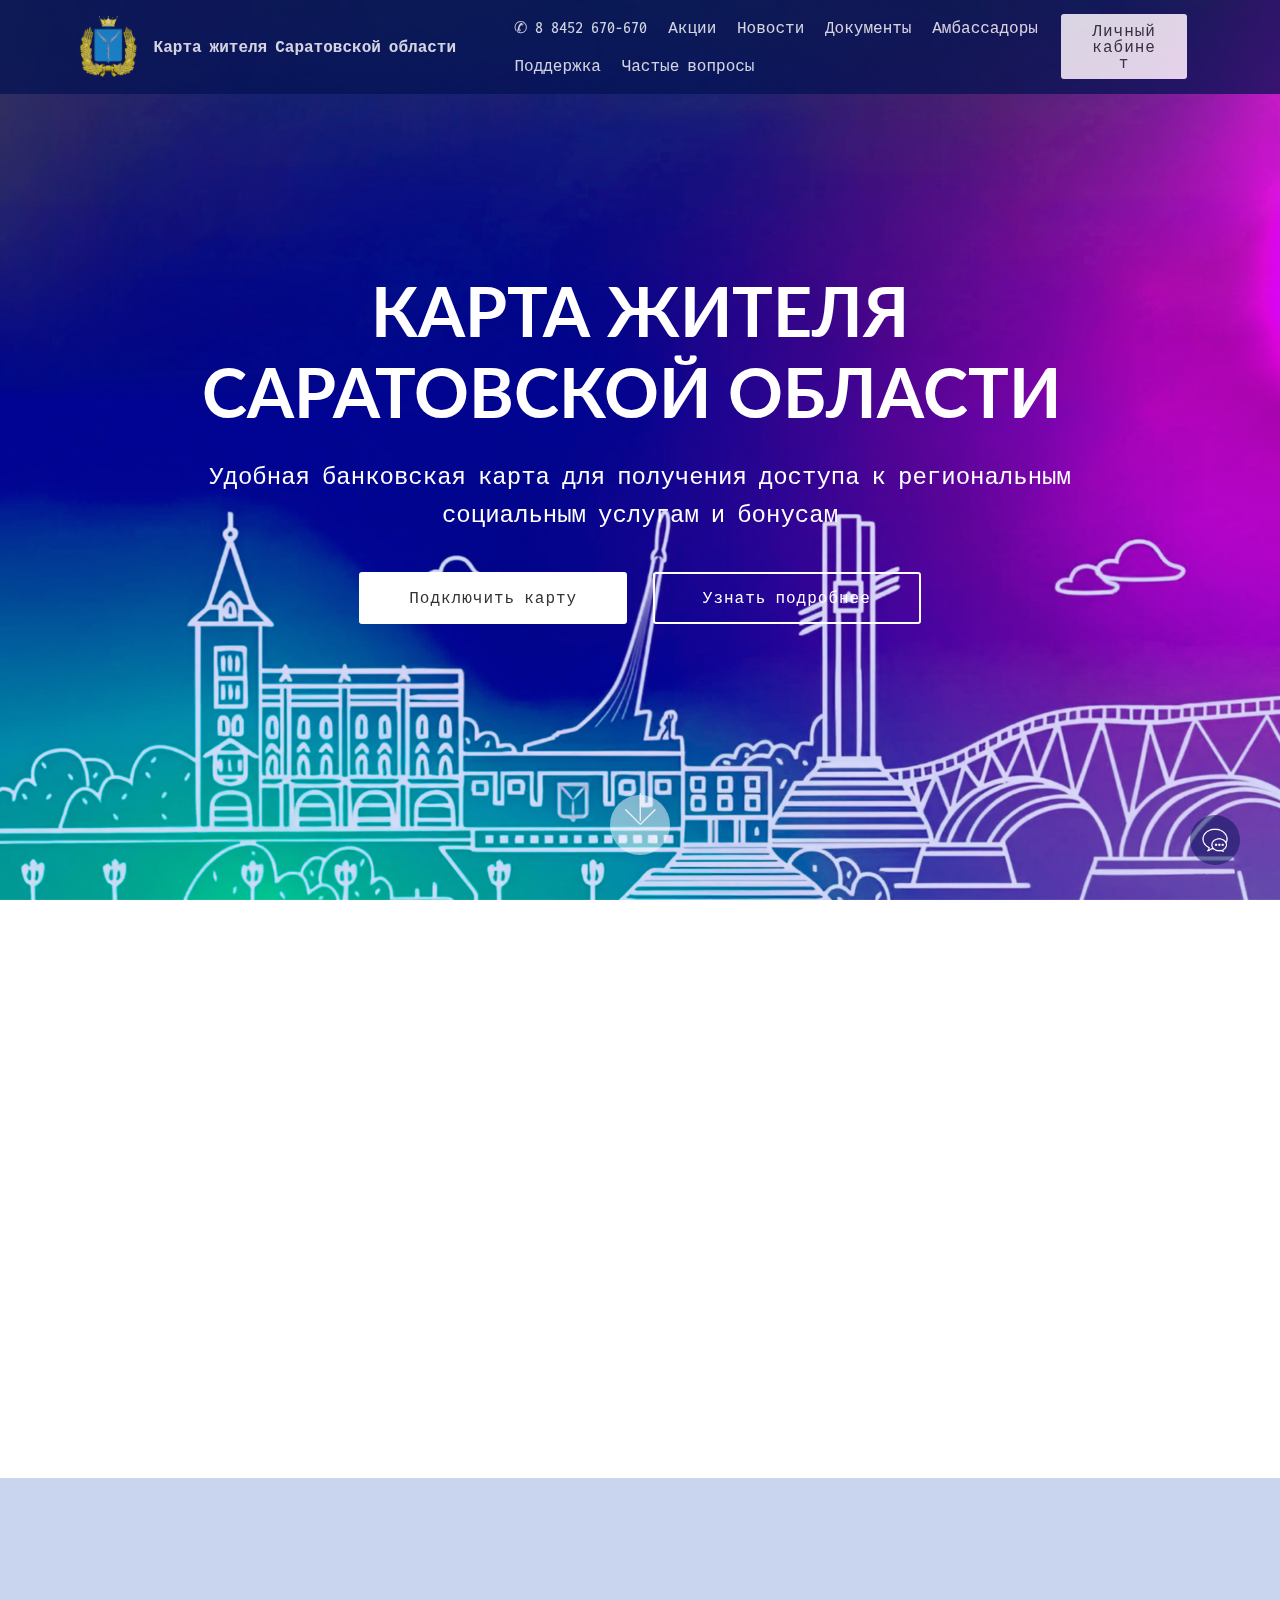
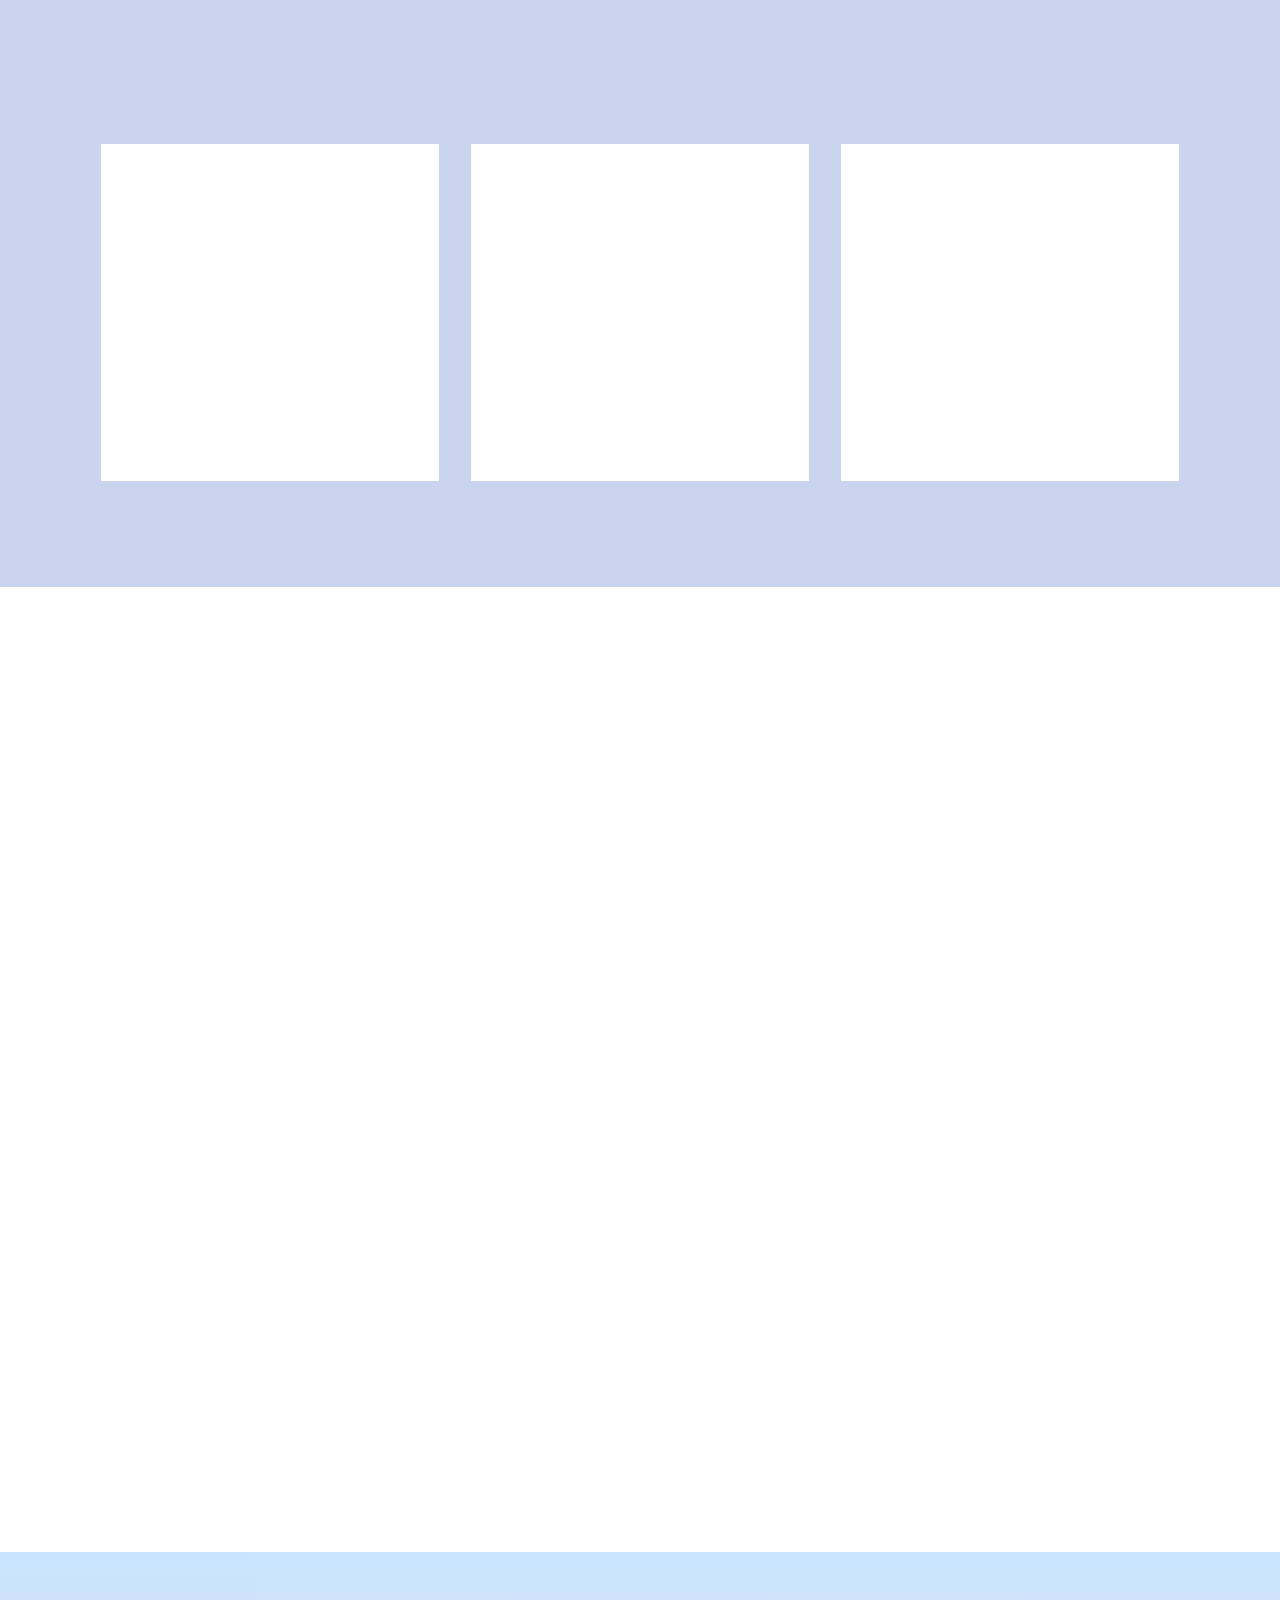
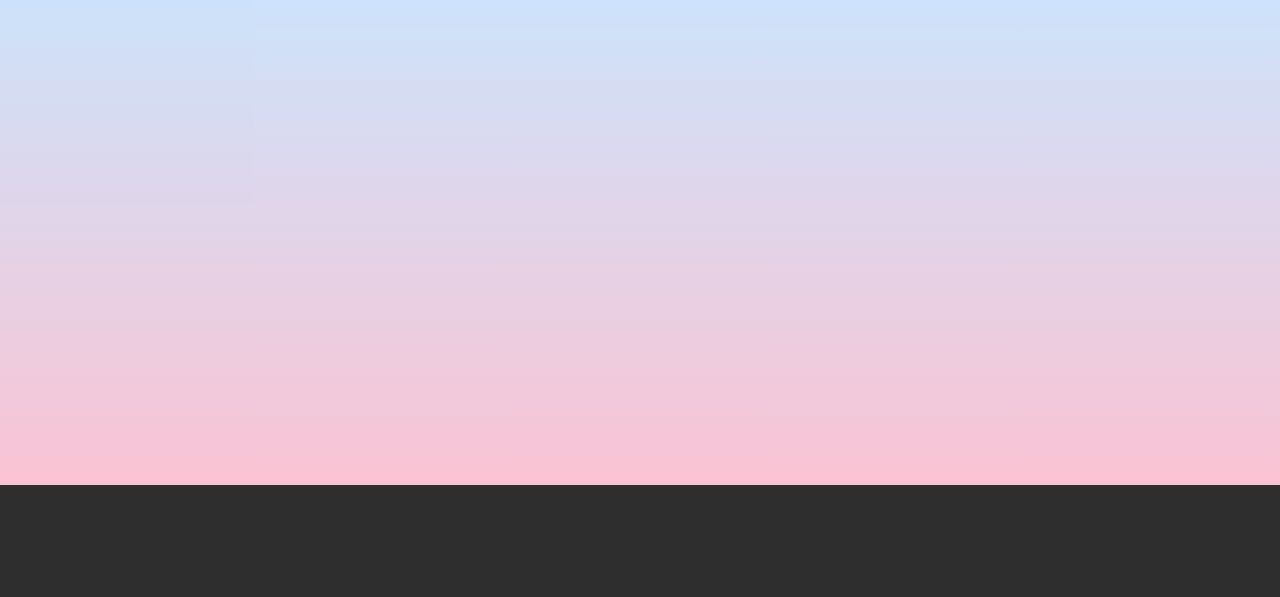
<file: index.html>
<!DOCTYPE html>
<html>

<head>
    <!-- Site made with Mobirise Website Builder v4.3.0, https://mobirise.com -->
    <meta charset="UTF-8">
    <meta http-equiv="X-UA-Compatible" content="IE=edge">
    <meta name="viewport" content="width=device-width, initial-scale=1">
    <link rel="shortcut icon" href="assets/images/logo2.png" type="image/x-icon">
    <meta name="description" content="">
    <title>Карта жителя Саратовской области</title>
    <link rel="stylesheet" href="assets/web/assets/mobirise-icons-bold/mobirise-icons-bold.css">
    <link rel="stylesheet" href="assets/web/assets/mobirise-icons/mobirise-icons.css">
    <link rel="stylesheet" href="assets/tether/tether.min.css">
    <link rel="stylesheet" href="assets/bootstrap/css/bootstrap.min.css">
    <link rel="stylesheet" href="assets/bootstrap/css/bootstrap-grid.min.css">
    <link rel="stylesheet" href="assets/bootstrap/css/bootstrap-reboot.min.css">
    <link rel="stylesheet" href="assets/dropdown/css/style.css">
    <link rel="stylesheet" href="assets/animate.css/animate.min.css">
    <link rel="stylesheet" href="assets/socicon/css/styles.css">
    <link rel="stylesheet" href="assets/theme/css/style.css">
    <link rel="stylesheet" href="assets/mobirise/css/mbr-additional.css" type="text/css">

    <meta charset="UTF-8">
    <meta name="viewport" content="width=device-width, initial-scale=1.0">
    <title>Document</title>
    <link rel="stylesheet" href="ChatbotStyle.css">
    <script src="ChatbotScript.js" defer></script>

</head>

<body>



    <section class="menu cid-qvQuOC5dxP" once="menu" id="menu1-d" data-rv-view="122" >


        <nav class="navbar navbar-expand beta-menu navbar-dropdown align-items-center navbar-fixed-top navbar-toggleable-sm transparent" style="opacity: 0.8; background-color: rgba(3, 18, 83, 0.918);">
            <button class="navbar-toggler navbar-toggler-right" type="button" data-toggle="collapse" data-target="#navbarSupportedContent" aria-controls="navbarSupportedContent" aria-expanded="false" aria-label="Toggle navigation">
            <div class="hamburger" >
                <span></span>
                <span></span>
                <span></span>
                <span></span>
            </div>
        </button>
            <div class="menu-logo" >
                <div class="navbar-brand">
                    <span class="navbar-logo">
                    <a>
                         <img src="assets/images/logo2.png" alt="Mobirise" media-simple="true" style="height: 3.8rem;">
                    </a>
                </span>
                    <span class="navbar-caption-wrap"><a class="navbar-caption text-white display-4" href="index.html">
                        Карта жителя Саратовской области 
                    </a></span>
                </div>
            </div>
            <div class="collapse navbar-collapse" id="navbarSupportedContent">
                <ul class="navbar-nav nav-dropdown" data-app-modern-menu="true">
                    <li class="nav-item">
                        <a class="nav-link link text-white display-4">
                        
                            ✆ 8 8452 670-670
                    </a>
                    </li>
                    <li class="nav-item">
                        <a class="nav-link link text-white display-4">
                        
                        Акции
                    </a>
                    </li>
                    <li class="nav-item">
                        <a class="nav-link link text-white display-4">
                        
                        Новости
                    </a>
                    </li>


                    <li class="nav-item">
                    <a class="nav-link link text-white display-4">
                        
                        Документы
                    </a>
                    </li>
                    <li class="nav-item">
                    <a class="nav-link link text-white display-4" href="index-ambassador-info.html">
                        
                        Амбассадоры
                    </a>
                    </li>
                    <li class="nav-item">
                    <a class="nav-link link text-white display-4" href="index.html#form1-8">
                        
                        Поддержка
                    </a>
                    </li>
                    <li class="nav-item">
                        <a class="nav-link link text-white display-4">
                            
                            Частые вопросы
                        </a>
                        </li>

                </ul>
                <div class="navbar-buttons mbr-section-btn"><a class="btn btn-sm btn-white display-4" href="index1.html">
                    
                    Личный кабинет
                </a></div>
            </div>
        </nav>
    </section>

    <section class="engine"><a>how to make a website for free</a></section>
    <section class="cid-qvQeFy23Ch mbr-fullscreen mbr-parallax-background" id="header2-0" data-rv-view="124">



        <div class="mbr-overlay" style="opacity: 0.5; background-color: rgba(6, 28, 226, 0.295);"></div>

        <div class="container align-center">
            <div class="row justify-content-md-center">
                <div class="mbr-white col-md-10">
                    <h1 class="mbr-section-title mbr-bold pb-3 mbr-fonts-style display-1">КАРТА ЖИТЕЛЯ САРАТОВСКОЙ ОБЛАСТИ&nbsp;</h1>

                    <p class="mbr-text pb-3 mbr-fonts-style display-5">
                        Удобная банковская карта для получения доступа к региональным социальным услугам и бонусам</p>
                    <div class="mbr-section-btn"><a class="btn btn-md btn-white display-4 nav-link link" href="index.html#testimonials1-6">Подключить карту</a>
                        <a class="btn btn-md btn-white-outline display-4 nav-link link mbr-black text-white display-4" href="index.html#features1-1">Узнать подробнее</a></div>
                </div>
            </div>
        </div>

        <div class="mbr-arrow-1 hidden-sm-down " aria-hidden="true">
            <a href="#features1-1">
                <i class="mbri-down mbr-iconfont"></i>
            </a>
        </div>
    </section>

    <section class="features1 cid-qvQeKADmXz" id="features1-1" data-rv-view="127">




        <div class="container">
            <div class="media-container-row">

                <div class="card p-0 col-12 col-md-6 col-lg-6">
                    <div class="mbr-figure" style="width: 50%;"></div>
                    <img src="assets/images/marjorie-bertrand-107601-2000x3000_1.jpg" alt="Mobirise" title="" media-simple="true">
                </div>
                <div class="card-box">
                    <h2 class="card-title pt-0 mbr-fonts-style mbr-black align-center display-2"><strong>Карта жителя</strong> </h2>
                    <p class="mbr-text mbr-fonts-style display-4">
                        Карта жителя Саратовской области - это пластиковая карта на базе любой банковской карты МИР. Она поможет жителям получить социальные и коммерческие льготы и услуги.
                        <br> <br> В неё входят такие сервисы как транспортная карта, туристическая карта, предоставляющая скидки при посещении турбаз, гостиниц и ресторанов, туристический квестбук, льготы и бонусы от партнеров. Кроме того, карта жителя
                        позволит получить электронный рецепт, заменяющий бумажный бланк от врача, обеспечит идентификацию при получении питания на льготной «молочной кухне», а также станет электронным пропуском в школу, колледж или вуз.&nbsp;</p>
                </div>
            </div>



        </div>

        </div>

    </section>



    <section class="testimonials1 cid-qvQfGWW3Zl" id="testimonials1-6" data-rv-view="142" style="background-color: rgba(34, 14, 143, 0.13);">




        <div class="container" >
            <div class="media-container-row">
                <div class="title col-12 align-center">
                    <h2 class="pb-3 mbr-fonts-style display-2 text-black">
                        Как подключить карту</h2>
                    <h3 class="mbr-section-subtitle mbr-light pb-3 mbr-fonts-style display-5">К проекту <strong>Карта жителя</strong> можно подключить действующую банковскую карту любого банка платежной системы <strong>«Мир»</strong>. Сделать это можно тремя способами:</h3>
                </div>
            </div>
        </div>

        <div class="container pt-0 mt-0">
            <div class="media-container-row">
                <div class="mbr-testimonial p-3 align-center col-12 col-md-6 col-lg-4">
                    <div class="panel-item p-0">
                        <div class="card-block">
                            <div class="testimonial-photo">
                                <img src="assets/images/catarina-carvalho-344974-1000x1000.jpg" alt="" title="" media-simple="true">
                            </div>
                            <p class="mbr-text mbr-fonts-style display-7">
                                В личном кабинете портала <br> Карта жителя 
                            </p>
                        </div>
                        <div class="card-footer">
                            <div class="mbr-author-name mbr-bold mbr-fonts-style display-7">
                                Узнать подробнее
                            </div>

                        </div>
                    </div>
                </div>

                <div class="mbr-testimonial p-3 align-center col-12 col-md-6 col-lg-4">
                    <div class="panel-item p-0">
                        <div class="card-block">
                            <div class="testimonial-photo">
                                <img src="assets/images/user-review-1000x1000.jpg" alt="" title="" media-simple="true">
                            </div>
                            <p class="mbr-text mbr-fonts-style display-7">
                                В мобильном приложении <br> Банка
                            </p>
                        </div>
                        <div class="card-footer">
                            <div class="mbr-author-name mbr-bold mbr-fonts-style display-7">
                                Узнать подробнее
                            </div>

                        </div>
                    </div>
                </div>

                <div class="mbr-testimonial p-3 align-center col-12 col-md-6 col-lg-4">
                    <div class="panel-item p-0">
                        <div class="card-block">
                            <div class="testimonial-photo">
                                <img src="assets/images/user-review2-1000x1000.jpg" alt="" title="" media-simple="true">
                            </div>
                            <p class="mbr-text mbr-fonts-style display-7">
                                В пунктах подключения<br><br>
                            </p>
                        </div>
                        <div class="card-footer">
                            <div class="mbr-author-name mbr-bold mbr-fonts-style display-7">
                                Узнать подробнее
                            </div>

                        </div>
                    </div>
                </div>






            </div>
        </div>
    </section>

    

    <section class="mbr-section form1 cid-qvQfSvxWiS" id="form1-8" data-rv-view="159">




        <div class="container text-black">
            <div class="row justify-content-center">
                <div class="title col-12 col-lg-8">
                    <h2 class="mbr-section-title align-center pb-3 mbr-fonts-style display-2">
                        Поддержка
                    </h2>
                    
                </div>
            </div>
        </div>
        <div class="container text-black">
            <div class="row justify-content-center">
                <div class="media-container-column col-lg-8" data-form-type="formoid">
                    <div data-form-alert="" hidden="">Запрос успешно отправлен</div>

                    <form class="mbr-form" action="" method="post" data-form-title="Mobirise Form"><input type="hidden" data-form-email="true" value="foAAZ1PvVylaHxYQczzYYt+tTWD/7ufXgiZe5MbkmHKj92erQPnAwFxUYXC9pjjnBlz8Lazp2evtZX01Dwvw5/srW/CSHbHFmaMJntLjwTji+vuFy3jyjhgn56aHo1ak">
                        <div class="row row-sm-offset">
                            <div class="col-md-4 multi-horizontal" data-for="name">
                                <div class="form-group">
                                    <label class="form-control-label mbr-fonts-style display-7" for="name-form1-8">Фамилия</label>
                                    <input type="text" class="form-control" name="name" data-form-field="Name" required="" id="name-form1-8">
                                </div>
                            </div>
                            <div class="col-md-4 multi-horizontal" data-for="name">
                                <div class="form-group">
                                    <label class="form-control-label mbr-fonts-style display-7" for="name-form1-8">Имя</label>
                                    <input type="text" class="form-control" name="name" data-form-field="Name" required="" id="name-form1-8">
                                </div>
                            </div>
                            <div class="col-md-4 multi-horizontal" data-for="name">
                                <div class="form-group">
                                    <label class="form-control-label mbr-fonts-style display-7" for="name-form1-8">Отчество</label>
                                    <input type="text" class="form-control" name="name" data-form-field="Name" required="" id="name-form1-8">
                                </div>
                            </div>
                            <div class="col-md-4 multi-horizontal" data-for="name">
                                <div class="form-group">
                                    <label class="form-control-label mbr-fonts-style display-7" for="name-form1-8">Тема обращения</label>
                                    <input type="text" class="form-control" name="name" data-form-field="Name" required="" id="name-form1-8">
                                </div>
                            </div>
                            
                            

                        </div>
                        <div class="form-group" data-for="message">
                            <label class="form-control-label mbr-fonts-style display-7" for="message-form1-8">Сообщение</label>
                            <textarea type="text" class="form-control" name="message" rows="7" data-form-field="Message" id="message-form1-8"></textarea>
                        </div>
                        <p class="mbr-text mbr-fonts-style display-7 ">
                            <br>Способ получения ответа 
                        </p>
                        <!--<div class="col-md-4 multi-horizontal" data-for="email">
                            <div class="form-group">
                                <label class="form-control-label mbr-fonts-style display-7" for="email-form1-8">e-mail</label>
                                <input type="email" class="form-control" name="email" data-form-field="Email" required="" id="email-form1-8">
                            </div>
                        </div>-->
                        
                        
                        <div class="form_radio">
                                
                            <input id="radio-1" type="radio" name="radio" value="1" checked>
                            <label for="radio-1 mbr-text mbr-fonts-style display-7 col-lg-8 font-style: normal font-weight: 400">Звонок оператора</label>
                        
                            
                            <input id="radio-2" type="radio" name="radio" value="2">
                            <label for="radio-2">Электронная почта</label>
                        
                            <input id="radio-3" type="radio" name="radio" value="3">
                            <label for="radio-3">Ответ не требуется</label>
                        </div>
                        <input type="checkbox" class="custom-checkbox" id="happy" name="happy" value="yes">
                        
                        
                        <label for="happy">Я согласен на обработку персональных данных*<br>
                            Ознакомиться с порядком рассмотрения сообщений</label>

                            
                        <span class="input-group-btn">
                            <button href="" type="submit" class="btn btn-primary btn-form display-4">Отправить</button>
                        </span>


                    </form>
                </div>
            </div>
        </div>
    </section>

    <section class="clients cid-qvQfKA3Kov" id="clients-7" style="opacity: 0.8; background-color: rgba(6, 28, 226, 0.295);">



        <div class="container mb-5">
            <div class="media-container-row">
                <div class="col-12 align-center">
                    <h2 class="mbr-section-title pb-3 mbr-fonts-style display-2 text-black" > 
                        Наши <strong>Партнеры</strong></h2>
                    
                </div>
            </div>
        </div>

        <div class="container">
            <div class="carousel slide" data-ride="carousel" role="listbox">
                <div class="carousel-inner" data-visible="5">





                    <div class="carousel-item ">
                        <div class="media-container-row">
                            <div class="col-md-12">
                                <div class="wrap-img ">
                                    <img src="assets/images/1.png" class="img-responsive clients-img" media-simple="true">
                                </div>
                            </div>
                        </div>
                    </div>
                    <div class="carousel-item ">
                        <div class="media-container-row">
                            <div class="col-md-12">
                                <div class="wrap-img ">
                                    <img src="assets/images/2.png" class="img-responsive clients-img" media-simple="true">
                                </div>
                            </div>
                        </div>
                    </div>
                    <div class="carousel-item ">
                        <div class="media-container-row">
                            <div class="col-md-12">
                                <div class="wrap-img ">
                                    <img src="assets/images/3.png" class="img-responsive clients-img" media-simple="true">
                                </div>
                            </div>
                        </div>
                    </div>
                    <div class="carousel-item ">
                        <div class="media-container-row">
                            <div class="col-md-12">
                                <div class="wrap-img ">
                                    <img src="assets/images/4.png" class="img-responsive clients-img" media-simple="true">
                                </div>
                            </div>
                        </div>
                    </div>
                    <div class="carousel-item ">
                        <div class="media-container-row">
                            <div class="col-md-12">
                                <div class="wrap-img ">
                                    <img src="assets/images/5.png" class="img-responsive clients-img" media-simple="true">
                                </div>
                            </div>
                        </div>
                    </div>
                </div>
                <div class="carousel-controls">
                    <a data-app-prevent-settings="" class="carousel-control carousel-control-prev" role="button" data-slide="prev">
                        <span aria-hidden="true" class="mbri-left mbr-iconfont"></span>
                        <span class="sr-only">Previous</span>
                    </a>
                    <a data-app-prevent-settings="" class="carousel-control carousel-control-next" role="button" data-slide="next">
                        <span aria-hidden="true" class="mbri-right mbr-iconfont"></span>
                        <span class="sr-only">Next</span>
                    </a>
                </div>
            </div>
        </div>
    </section>

    
    <section once="" class="cid-qvQfX8F0kh" id="footer6-a" data-rv-view="167">





        <div class="container">
            <div class="media-container-row align-center mbr-white">
                <div class="col-12">
                    <p class="mbr-text mb-0 mbr-fonts-style display-7">
                        © Все права защищены 2024
                        <br>Версия: 1.17.5
                    </p>
                </div>
            </div>
        </div>
    </section>


    <script src="assets/web/assets/jquery/jquery.min.js"></script>
    <script src="assets/tether/tether.min.js"></script>
    <script src="assets/popper/popper.min.js"></script>
    <script src="assets/bootstrap/js/bootstrap.min.js"></script>
    <script src="assets/dropdown/js/script.min.js"></script>
    <script src="assets/touch-swipe/jquery.touch-swipe.min.js"></script>
    <script src="assets/viewport-checker/jquery.viewportchecker.js"></script>
    <script src="assets/smooth-scroll/smooth-scroll.js"></script>
    <script src="assets/bootstrap-carousel-swipe/bootstrap-carousel-swipe.js"></script>
    <script src="assets/social-likes/social-likes.js"></script>
    <script src="assets/jarallax/jarallax.min.js"></script>
    <script src="assets/theme/js/script.js"></script>
    <script src="assets/formoid/formoid.min.js"></script>


    <input name="animation" type="hidden">

    <button class="chatbot-toggler">
        <span class="material-symbols-outlined-1">
            <img src="иконка_сообщения.png" alt="">
        </span>
        <span class="material-symbols-outlined-1">
            <img src="крестик.png" alt="">
        </span>
    </button>
    <div class="chatbot">
        <header>
            <h4>Chatbot</h4>
            <span class="close-btn material-symbols-outlined-1">
                <img src="стрелка.png" alt="">
                
            </span>
        </header>
        <ul class="chatbox">
            <li class="chat incoming">
                <span class="material-symbols-outlined">
                    <img src="бот.png" alt="">
                </span>
                <p class="p">
                    Привет!
                    <br><span>Я - чат-бот помощник Карты жителя Саратовской области.</span>
                    <br><span>Ты можешь задать мне эти вопросы и я с радостью отвечу на каждый из них:</span>
                    <br><span class="v1">1. Что такое карта жителя?</span>
                    <br><span class="v2">2. Как оформить карту жителя?</span>
                    <br><span class="v3">3. Что такое амбассадорство?</span>
                    <br><span class="v4">4. Что такое квестбук?</span>
                    <br><span class="v5">5. Что такое система челленджей?</span>
                    <br><span class="v6">6. Как войти в личный кабинет?</span>
                    <br><span class="v7">7. Что делать если не получается войти в систему?</span>
                    <br><span class="v8">8. Где посмотеть мой рейтинг в амбассадорах?</span>
                    <br><span class="v9s">9. Как добавить свой маршрут на квестбук?</span> <br>
                </p>
            </li>
        </ul>
        <div class="chat-input">
            <textarea placeholder="Введите сообщения..." required></textarea>
            <span class="send-btn" class="material-symbols-outlined">
                <img src="самолетик.png" alt="">
                send
            </span>
        </div>
    </div>
</body>

</html>
</file>
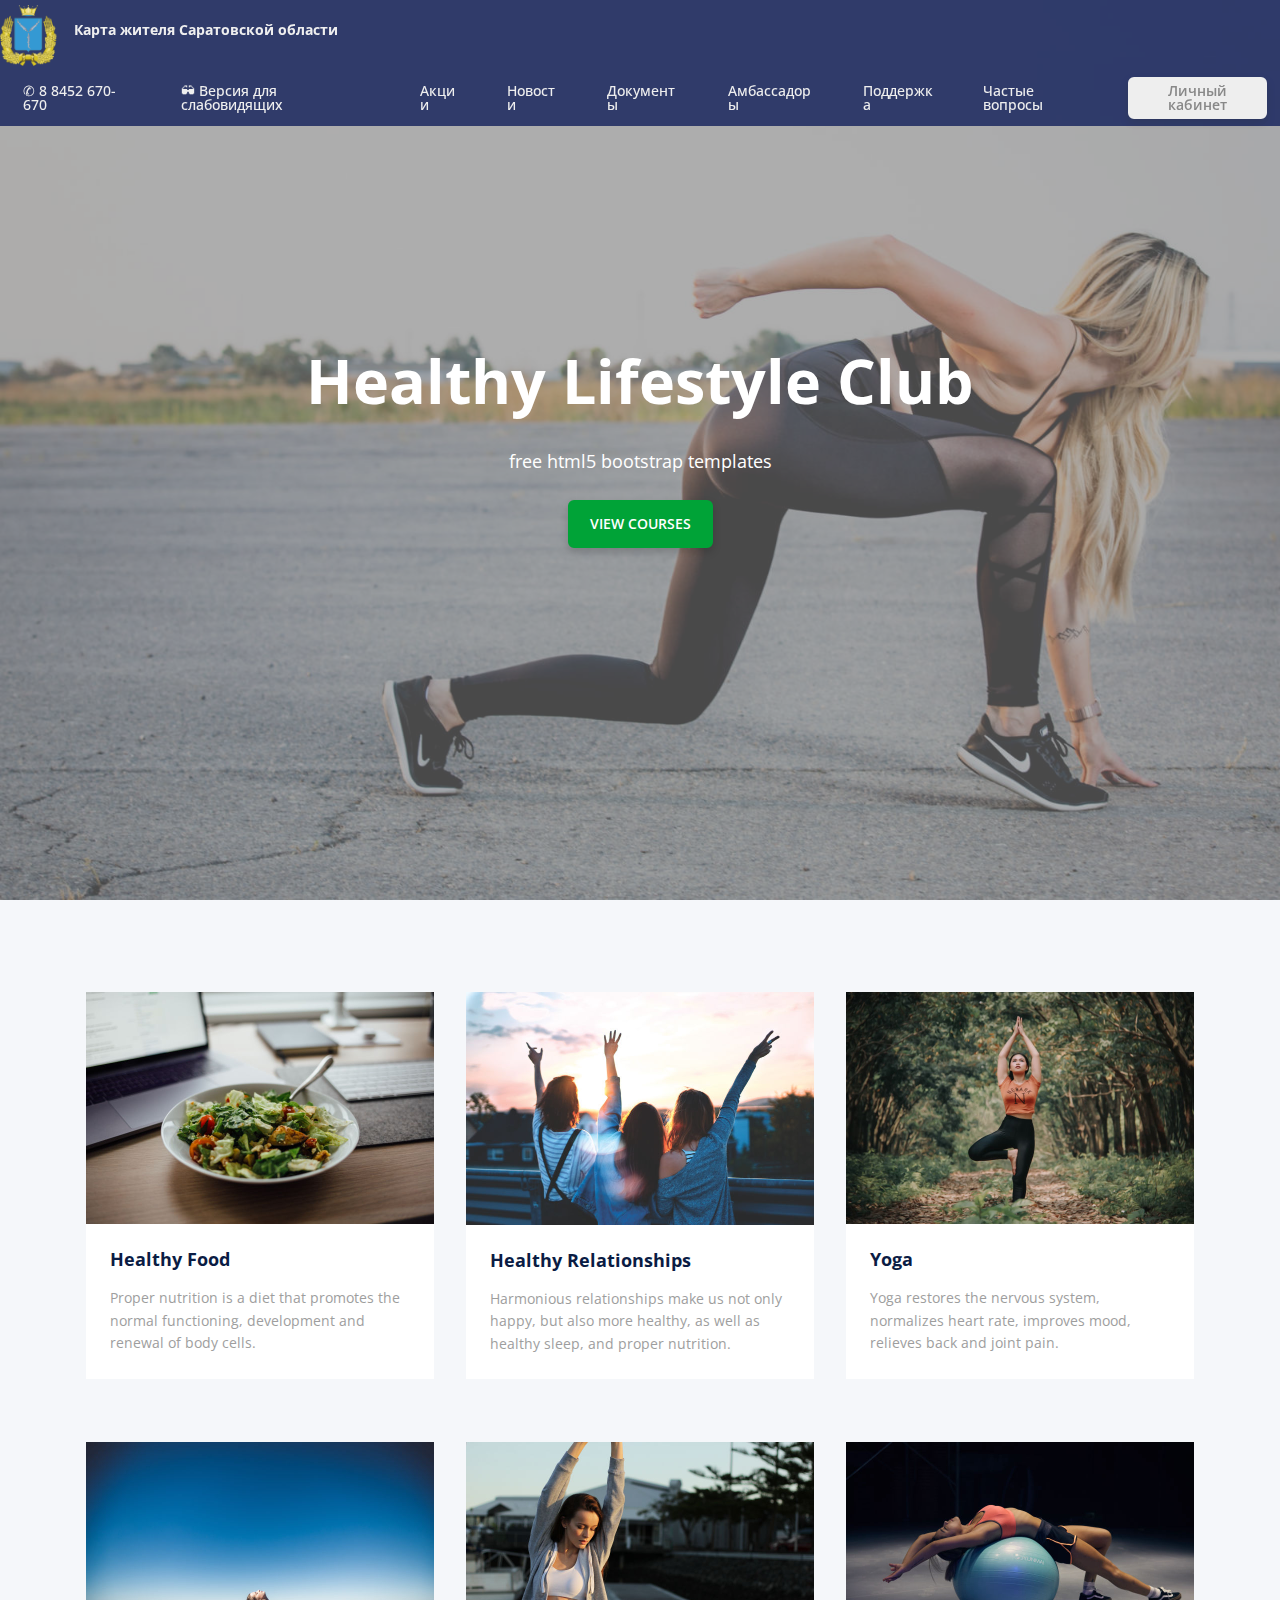
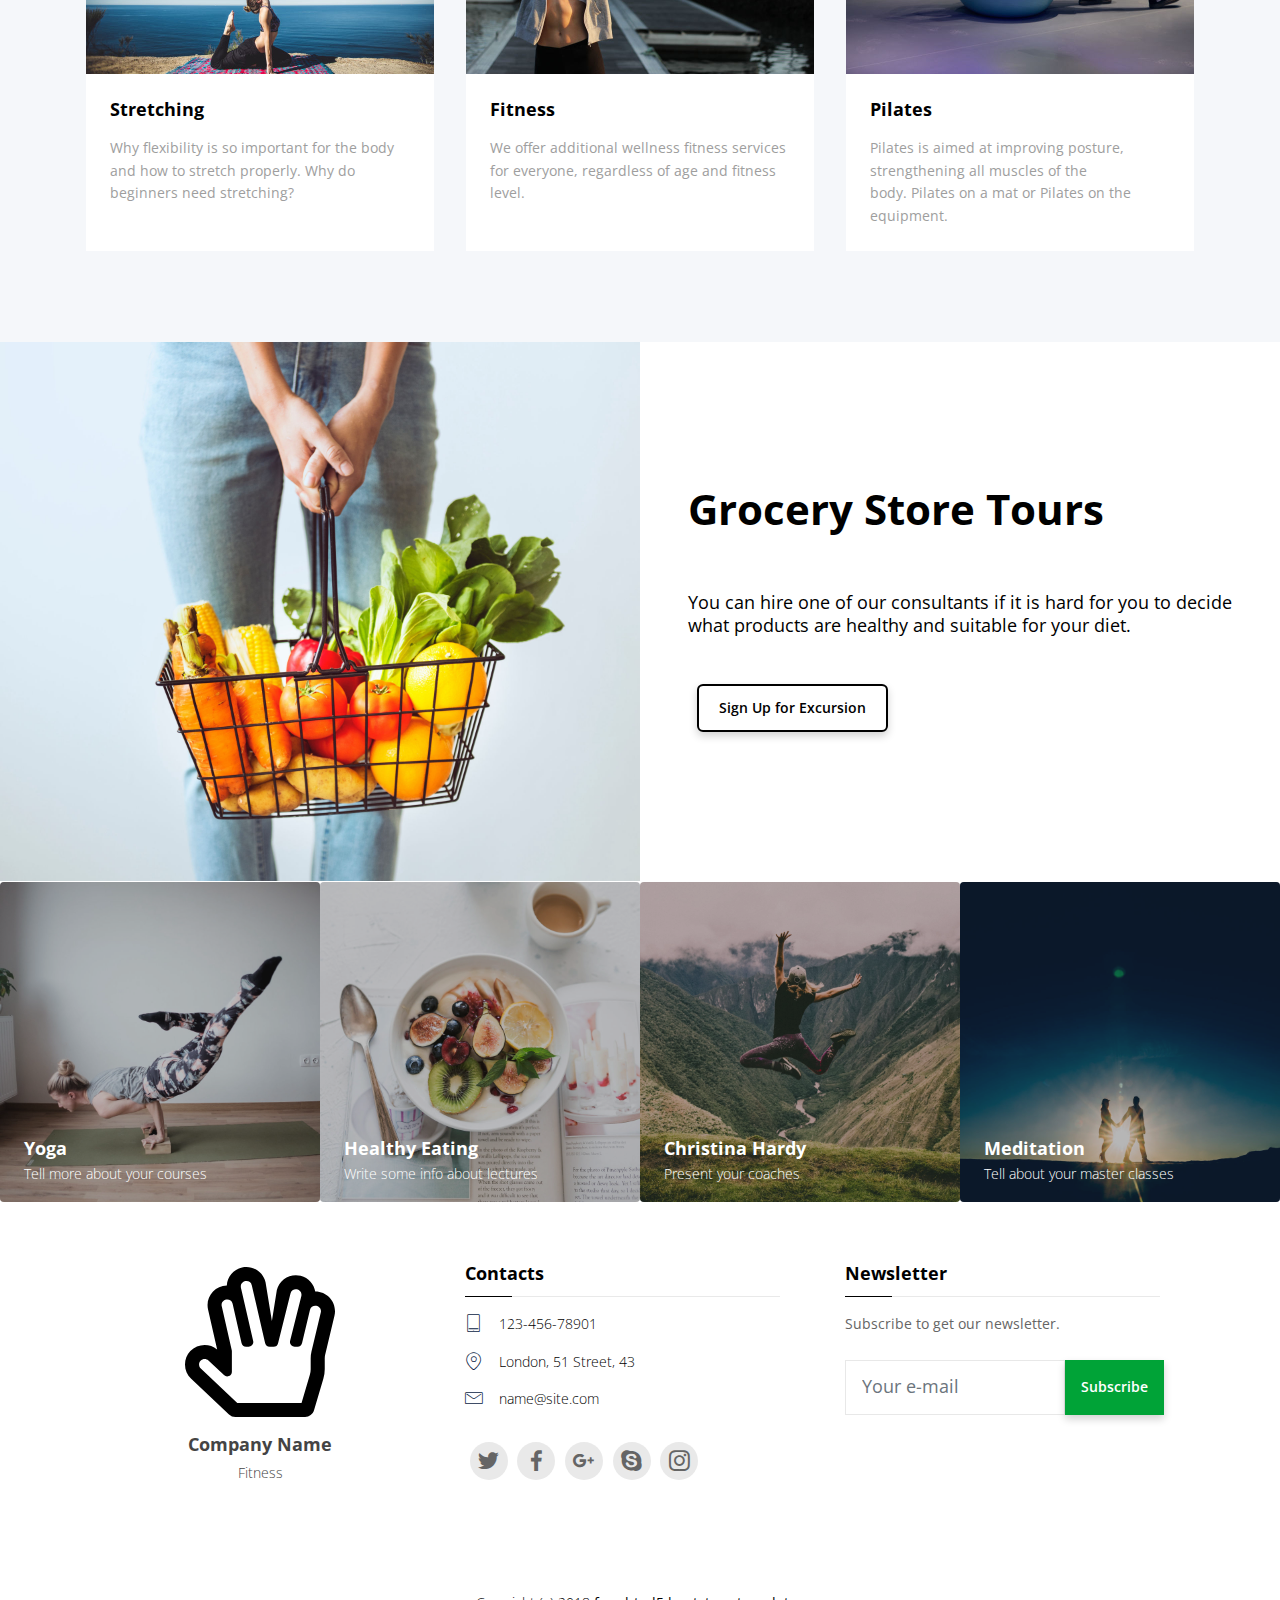
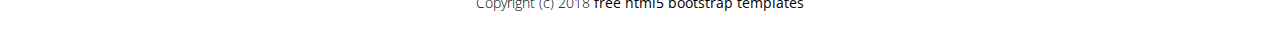
<file: assets/free-html5-bootstrap-templates/index.html>
<!DOCTYPE html>
<html >
<head>
  <!-- Site made with Mobirise Website Builder v4.8.8, https://mobirise.com -->
  <meta charset="UTF-8">
  <meta http-equiv="X-UA-Compatible" content="IE=edge">
  <meta name="generator" content="Mobirise v4.8.8, mobirise.com">
  <meta name="viewport" content="width=device-width, initial-scale=1, minimum-scale=1">
  <link rel="shortcut icon" href="assets/images/logo2-128x128.png" type="image/x-icon">
  <meta name="description" content="">
  <title>Home</title>
  <link rel="stylesheet" href="assets/web/assets/mobirise-icons/mobirise-icons.css">
  <link rel="stylesheet" href="assets/web/assets/mobirise-icons-bold/mobirise-icons-bold.css">
  <link rel="stylesheet" href="assets/tether/tether.min.css">
  <link rel="stylesheet" href="assets/bootstrap/css/bootstrap.min.css">
  <link rel="stylesheet" href="assets/bootstrap/css/bootstrap-grid.min.css">
  <link rel="stylesheet" href="assets/bootstrap/css/bootstrap-reboot.min.css">
  <link rel="stylesheet" href="assets/dropdown/css/style.css">
  <link rel="stylesheet" href="assets/socicon/css/styles.css">
  <link rel="stylesheet" href="assets/theme/css/style.css">
  <link rel="stylesheet" href="assets/mobirise/css/mbr-additional.css" type="text/css">
  
  
  
</head>
<body>

    <section class="menu cid-qvQuOC5dxP" once="menu" id="menu1-d" data-rv-view="122" >


        <nav class="navbar navbar-expand beta-menu navbar-dropdown align-items-center navbar-fixed-top navbar-toggleable-sm transparent" style="opacity: 0.8; background-color: rgba(3, 18, 83, 0.918);">
            <button class="navbar-toggler navbar-toggler-right" type="button" data-toggle="collapse" data-target="#navbarSupportedContent" aria-controls="navbarSupportedContent" aria-expanded="false" aria-label="Toggle navigation">
            <div class="hamburger" >
                <span></span>
                <span></span>
                <span></span>
                <span></span>
            </div>
        </button>
            <div class="menu-logo" >
                <div class="navbar-brand">
                    <span class="navbar-logo">
                    <a>
                         <img src="../images/logo2.png" alt="Mobirise" media-simple="true" style="height: 3.8rem;">
                    </a>
                </span>
                    <span class="navbar-caption-wrap"><a class="navbar-caption text-white display-4" >
                        Карта жителя Саратовской области 
                    </a></span>
                </div>
            </div>
            <div class="collapse navbar-collapse" id="navbarSupportedContent">
                <ul class="navbar-nav nav-dropdown" data-app-modern-menu="true">
                    <li class="nav-item">
                        <a class="nav-link link text-white display-4">
                        
                            ✆ 8 8452 670-670
                    </a>
                    </li>
                    <li class="nav-item">
                        <a class="nav-link link text-white display-4">
                        
                            🕶 Версия для слабовидящих
                    </a>
                    </li>
                    <li class="nav-item">
                        <a class="nav-link link text-white display-4">
                        
                        Акции
                    </a>
                    </li>
                    <li class="nav-item">
                        <a class="nav-link link text-white display-4">
                        
                        Новости
                    </a>
                    </li>


                    <li class="nav-item">
                    <a class="nav-link link text-white display-4">
                        
                        Документы
                    </a>
                    </li>
                    <li class="nav-item">
                    <a class="nav-link link text-white display-4">
                        
                        Амбассадоры
                    </a>
                    </li>
                    <li class="nav-item">
                    <a class="nav-link link text-white display-4" href="../../index.html#form1-8">
                        
                        Поддержка
                    </a>
                    </li>
                    <li class="nav-item">
                        <a class="nav-link link text-white display-4">
                            
                            Частые вопросы
                        </a>
                        </li>

                </ul>
                <div class="navbar-buttons mbr-section-btn"><a class="btn btn-sm btn-white display-4" href="index.html">
                    
                    Личный кабинет
                </a></div>
            </div>
        </nav>
    </section>


  

<section class="header1 cid-r7i3Qu8Gnv mbr-fullscreen" id="header1-6">

    

    <div class="mbr-overlay" style="opacity: 0.6; background-color: rgb(121, 121, 121);">
    </div>

    <div class="container align-center">
        <div class="row justify-content-center">
            <div class="mbr-white col-lg-8 col-md-10">
                <h1 class="mbr-section-title mbr-bold align-left mbr-white pb-4 mbr-fonts-style display-1">
                    <div>Healthy Lifestyle Club</div>
                </h1>
                <p class="mbr-text align-left pb-1 mbr-fonts-style display-7">
                    free html5 bootstrap templates</p>
                <div class="mbr-section-btn align-left"><a class="btn btn-md btn-primary display-4" href="https://mobirise.com">VIEW COURSES</a></div>
            </div>
        </div>
    </div>
    
</section>

<section class="features1 cid-r7iMBMZ5rU" id="features1-9">

    

    
    <div class="container">
        <div class="row justify-content-center">
            <div class="col-md-12">
                
                

            </div>
        </div>
        <div class="row row-content justify-content-center">
            <div class="card p-3 col-12 col-md-6 col-lg-4">
                <div class="card-wrapper">
                    <div class="card-img">
                        <img src="assets/images/nielsen-ramon-510278-unsplash-696x464.jpg" title="" alt="">
                    </div>
                    <div class="card-box">
                        <h4 class="card-title mbr-fonts-style mbr-bold display-5">
                            Healthy Food</h4>
                        <p class="mbr-text mbr-fonts-style card-text mbr-normal display-4">
                            Proper nutrition is a diet that promotes the normal functioning, development and renewal of body cells.
                        </p>
                        
                        
                    </div>
                </div>
            </div>

            <div class="card p-3 col-12 col-md-6 col-lg-4">
                <div class="card-wrapper">
                    <div class="card-img">
                        <img src="assets/images/simon-maage-706908-unsplash-696x465.jpg" title="" alt="">
                    </div>
                    <div class="card-box">
                        <h4 class="card-title mbr-fonts-style mbr-bold display-5">
                            Healthy Relationships</h4>
                        <p class="mbr-text mbr-fonts-style card-text mbr-normal display-4">
                            Harmonious relationships make us not only happy, but also more healthy, as well as healthy sleep, and proper nutrition.
                        </p>
                        
                        
                    </div>
                </div>
            </div>

            <div class="card p-3 col-12 col-md-6 col-lg-4">
                <div class="card-wrapper">
                    <div class="card-img">
                        <img src="assets/images/yayan-sopian-776565-unsplash-696x464.jpg" title="" alt="">
                    </div>
                    <div class="card-box">
                        <h4 class="card-title mbr-fonts-style mbr-bold display-5">Yoga</h4>
                        <p class="mbr-text mbr-fonts-style card-text mbr-normal display-4">
                            Yoga restores the nervous system, normalizes heart rate, improves mood, relieves back and joint pain.
                        </p>
                        
                        
                    </div>
                </div>
            </div>


        </div>
    </div>
</section>

<section class="features1 cid-r7iWys0iM3" id="features1-g">

    

    
    <div class="container">
        <div class="row justify-content-center">
            <div class="col-md-12">
                
                

            </div>
        </div>
        <div class="row row-content justify-content-center">
            <div class="card p-3 col-12 col-md-6 col-lg-4">
                <div class="card-wrapper">
                    <div class="card-img">
                        <img src="assets/images/fezbot2000-94147-unsplash-696x464.jpg" title="" alt="">
                    </div>
                    <div class="card-box">
                        <h4 class="card-title mbr-fonts-style mbr-bold display-5">
                            Stretching</h4>
                        <p class="mbr-text mbr-fonts-style card-text mbr-normal display-4">
                            Why flexibility is so important for the body and how to stretch properly.&nbsp;Why do beginners need stretching?</p>
                        
                        
                    </div>
                </div>
            </div>

            <div class="card p-3 col-12 col-md-6 col-lg-4">
                <div class="card-wrapper">
                    <div class="card-img">
                        <img src="assets/images/christopher-campbell-40367-unsplash-696x464.jpg" title="" alt="">
                    </div>
                    <div class="card-box">
                        <h4 class="card-title mbr-fonts-style mbr-bold display-5">
                            Fitness</h4>
                        <p class="mbr-text mbr-fonts-style card-text mbr-normal display-4">We offer additional wellness fitness services for everyone, regardless of age and fitness level.&nbsp;<br></p>
                        
                        
                    </div>
                </div>
            </div>

            <div class="card p-3 col-12 col-md-6 col-lg-4">
                <div class="card-wrapper">
                    <div class="card-img">
                        <img src="assets/images/mr-lee-618503-unsplash-696x464.jpg" title="" alt="">
                    </div>
                    <div class="card-box">
                        <h4 class="card-title mbr-fonts-style mbr-bold display-5">Pilates</h4>
                        <p class="mbr-text mbr-fonts-style card-text mbr-normal display-4">
                            Pilates is aimed at improving posture, strengthening all muscles of the body.&nbsp;Pilates on a mat or Pilates on the equipment.</p>
                        
                        
                    </div>
                </div>
            </div>


        </div>
    </div>
</section>

<section class="header3 cid-r7hPp5sSWJ" id="header3-0">

    

    

    <div class="container-fluid align-center">
        <div class="row">
            <div class="mbr-white col-lg-6 col-md-12 content">
                <h1 class="mbr-section-title mbr-bold align-left mbr-white pb-5 mbr-fonts-style align-left display-2">
                    Grocery Store Tours</h1>
                <p class="mbr-text align-left pb-4 mbr-fonts-style display-7">
                    You can hire one of our consultants if it is hard for you to decide what products are healthy and suitable for your diet.</p>
                <div class="mbr-section-btn align-left"><a class="btn btn-md btn-secondary-outline display-4" href="https://mobirise.com">
                        Sign Up for Excursion</a></div>
            </div>

            <div class="mbr-white img-col col-lg-6 col-md-12">
                <img src="assets/images/rawpixel-974576-unsplash-2-1920x1616.jpg" title="" alt="">
            </div>


        </div>
    </div>
    
</section>

<section class="team2 cid-r7iScpyUOv" id="team2-c">

    

    
    <div class="container-fluid">
        <div class="row justify-content-center">
            <div class="col-md-12">
                
                

            </div>
        </div>
        <div class="row row-content justify-content-center">



            <div class="card p-3 col-12 col-md-6 col-lg-3">
                <div class="card-wrapper">
                    <div class="card-img">
                        <img src="assets/images/gmb-monkey-518169-unsplash-952x952.jpg" title="" alt="">
                    </div>
                    <div class="card-box">
                        <h4 class="card-title pb-2 mbr-fonts-style mbr-bold display-5">Yoga</h4>
                        <p class="mbr-text mbr-fonts-style display-4">
                            Tell more about your courses</p>
                        <div class="mbr-section-btn align-left">
                            <a class="btn btn-md btn-primary display-4" href="https://mobirise.com">
                                View Profile</a>
                        </div>
                    </div>
                </div>
            </div>





            <div class="card p-3 col-12 col-md-6 col-lg-3">
                <div class="card-wrapper">
                    <div class="card-img">
                        <img src="assets/images/brooke-lark-331977-unsplash-952x952.jpg" title="" alt="">
                    </div>
                    <div class="card-box">
                        <h4 class="card-title pb-2 mbr-fonts-style mbr-bold display-5">Healthy Eating</h4>
                        <p class="mbr-text mbr-fonts-style display-4">
                            Write some info about lectures</p>
                        <div class="mbr-section-btn align-left">
                            <a class="btn btn-md btn-primary display-4" href="https://mobirise.com">
                                View Profile</a>
                        </div>
                    </div>
                </div>
            </div>



            <div class="card p-3 col-12 col-md-6 col-lg-3">
                <div class="card-wrapper">
                    <div class="card-img">
                        <img src="assets/images/peter-conlan-687333-unsplash-952x952.jpg" title="" alt="">
                    </div>
                    <div class="card-box">
                        <h4 class="card-title pb-2 mbr-fonts-style mbr-bold display-5">Christina Hardy</h4>
                        <p class="mbr-text mbr-fonts-style display-4">
                            Present your coaches</p>
                        <div class="mbr-section-btn align-left"><a class="btn btn-md btn-primary display-4" href="https://mobirise.com">
                                View Profile</a></div>
                    </div>
                </div>
            </div>




            <div class="card p-3 col-12 col-md-6 col-lg-3">
                <div class="card-wrapper">
                    <div class="card-img">
                        <img src="assets/images/tnk-photo-636082-unsplash-952x952.jpg" title="" alt="">
                    </div>
                    <div class="card-box">
                        <h4 class="card-title pb-2 mbr-fonts-style mbr-bold display-5">Meditation</h4>
                        <p class="mbr-text mbr-fonts-style display-4">
                            Tell about your master classes</p>
                        <div class="mbr-section-btn align-left">
                            <a class="btn btn-md btn-primary display-4" href="https://mobirise.com">
                                View Profile</a>
                        </div>
                    </div>
                </div>
            </div>

        </div>
    </div>
</section>

<section class="footer1 cid-r7iOuFflNq" id="footer1-b">

    

    

    <div class="container">
        <div class="row">

            <div class="col-lg-4 col-md-12 col-sm-12">

                <div class="navbar-brand pb-3">
                    <div class="logo">
                        <a href="https://mobirise.com">
                            <img class="navbar-logo" src="assets/images/hand-spock.svg" alt="Mobirise" title="">
                        </a>
                    </div>
                </div>

                <h3 class="mbr-text mbr-bold mbr-fonts-style logo-title display-7">Company
                    Name
                </h3>

                <h4 class="mbr-text mbr-fonts-style logo-sub-title display-4">Fitness</h4>


            </div>






            <div class="col-lg-4 col-md-12 col-sm-12">

                <h3 class="mbr-text mbr-bold mbr-fonts-style group-title display-5">Contacts</h3>

                <div class="stripe"></div>

                <div class="mbr-row items mbr-white">
                    



                    
                    

                <div class="list-item mbr-col-lg-12 mbr-col-md-12 mbr-col-sm-12">
                        <span class="mbr-iconfont listico mbri-tablet-vertical" style="color: rgb(10, 28, 68); fill: rgb(10, 28, 68);"></span>
                        <h5 class="mbr-fonts-style text2 display-4">123-456-78901</h5>
                    </div><div class="list-item mbr-col-lg-12 mbr-col-md-12 mbr-col-sm-12">
                        <span class="mbr-iconfont listico mbri-pin" style="color: rgb(10, 28, 68); fill: rgb(10, 28, 68);"></span>
                        <h5 class="mbr-fonts-style text2 display-4">London,
                            51 Street, 43</h5>
                    </div><div class="list-item mbr-col-lg-12 mbr-col-md-12 mbr-col-sm-12">
                        <span class="mbr-iconfont listico mbri-letter" style="color: rgb(10, 28, 68); fill: rgb(10, 28, 68);"></span>
                        <h5 class="mbr-fonts-style text2 display-4">name@site.com</h5>
                    </div></div>



                <div class="social-list py-4">
                    <div class="soc-item">
                        <a href="https://twitter.com/mobirise" target="_blank">
                            <div class="mbr-iconfont mbr-iconfont-social socicon-twitter socicon" style="color: rgb(101, 101, 101); fill: rgb(101, 101, 101);" media-simple="true"></div>
                        </a>
                    </div>
                    <div class="soc-item">
                        <a href="https://www.facebook.com/pages/Mobirise/1616226671953247" target="_blank">
                            <div class="mbr-iconfont mbr-iconfont-social socicon-facebook socicon" style="color: rgb(101, 101, 101); fill: rgb(101, 101, 101);" media-simple="true"></div>
                        </a>
                    </div>
                    <div class="soc-item">
                        <a href="https://plus.google.com/u/0/+Mobirise" target="_blank">
                            <div class="mbr-iconfont mbr-iconfont-social socicon-googleplus socicon" style="color: rgb(101, 101, 101); fill: rgb(101, 101, 101);" media-simple="true"></div>
                        </a>
                    </div>
                    <div class="soc-item">
                        <a href="https://instagram.com/mobirise" target="_blank">
                            <div class="mbr-iconfont mbr-iconfont-social socicon-skype socicon" style="color: rgb(101, 101, 101); fill: rgb(101, 101, 101);" media-simple="true"></div>
                        </a>
                    </div>
                    <div class="soc-item">
                        <a href="https://instagram.com/mobirise" target="_blank">
                            <div class="mbr-iconfont mbr-iconfont-social socicon-instagram socicon" style="color: rgb(101, 101, 101); fill: rgb(101, 101, 101);" media-simple="true"></div>
                        </a>
                    </div>
                    
                </div>


            </div>

            <div class="col-lg-4 col-md-12 col-sm-12 img-list">
                <h3 class="mbr-text mbr-bold mbr-fonts-style group-title display-5">Newsletter</h3>
                <div class="stripe"></div>

                <p class="mbr-text mbr-normal py-2 links mbr-fonts-style display-4">
                    Subscribe to get our newsletter.</p>

                <div data-form-type="formoid">
                    <div data-form-alert="" hidden="">Thanks for filling out the form!</div>
                    <form class="mbr-form" action="https://mobirise.com/" method="post" data-form-title="Mobirise Form"><input type="hidden" name="email" data-form-email="true" value="PZK/D6xrFufCHjV3kEt4xRFz9RdR5XcVV9ltYyFeJC4KMG/3vxGEkB57JgnNoNpaKpzf11JtBnzehGFO77pGDhLGhOJMCpZwv3ddGFnmTODZYYhnQym7arCYEH8rof1R">

                        <div data-for="person">
                            <div class="form-group">
                                <input type="mail" class="form-control" name="email" placeholder="Your e-mail" data-form-field="Email" id="email-footer1-b">
                            </div>
                        </div>
                        <span class="input-group-btn"><button href="" type="submit" class="btn btn-form btn-primary display-4">Subscribe</button></span>
                    </form>
                </div>




            </div>
        </div>
    </div>
</section>

<section class="footer2 cid-r7iNbuQaTS" id="footer2-a">

    

    

    <div class="container">

        <div class="row">
            <div class="col-sm-12">
                <p class="mbr-text links mbr-fonts-style display-4">
                    Copyright (c) 2018
                    <a href="https://mobirise.com/" class="text-black">free html5 bootstrap templates</a>
                </p>
            </div>
        </div>
    </div>
</section>


  <script src="assets/web/assets/jquery/jquery.min.js"></script>
  <script src="assets/popper/popper.min.js"></script>
  <script src="assets/tether/tether.min.js"></script>
  <script src="assets/bootstrap/js/bootstrap.min.js"></script>
  <script src="assets/dropdown/js/script.min.js"></script>
  <script src="assets/touchswipe/jquery.touch-swipe.min.js"></script>
  <script src="assets/smoothscroll/smooth-scroll.js"></script>
  <script src="assets/theme/js/script.js"></script>
  <script src="assets/formoid/formoid.min.js"></script>
  
  
</body>
</html>
</file>
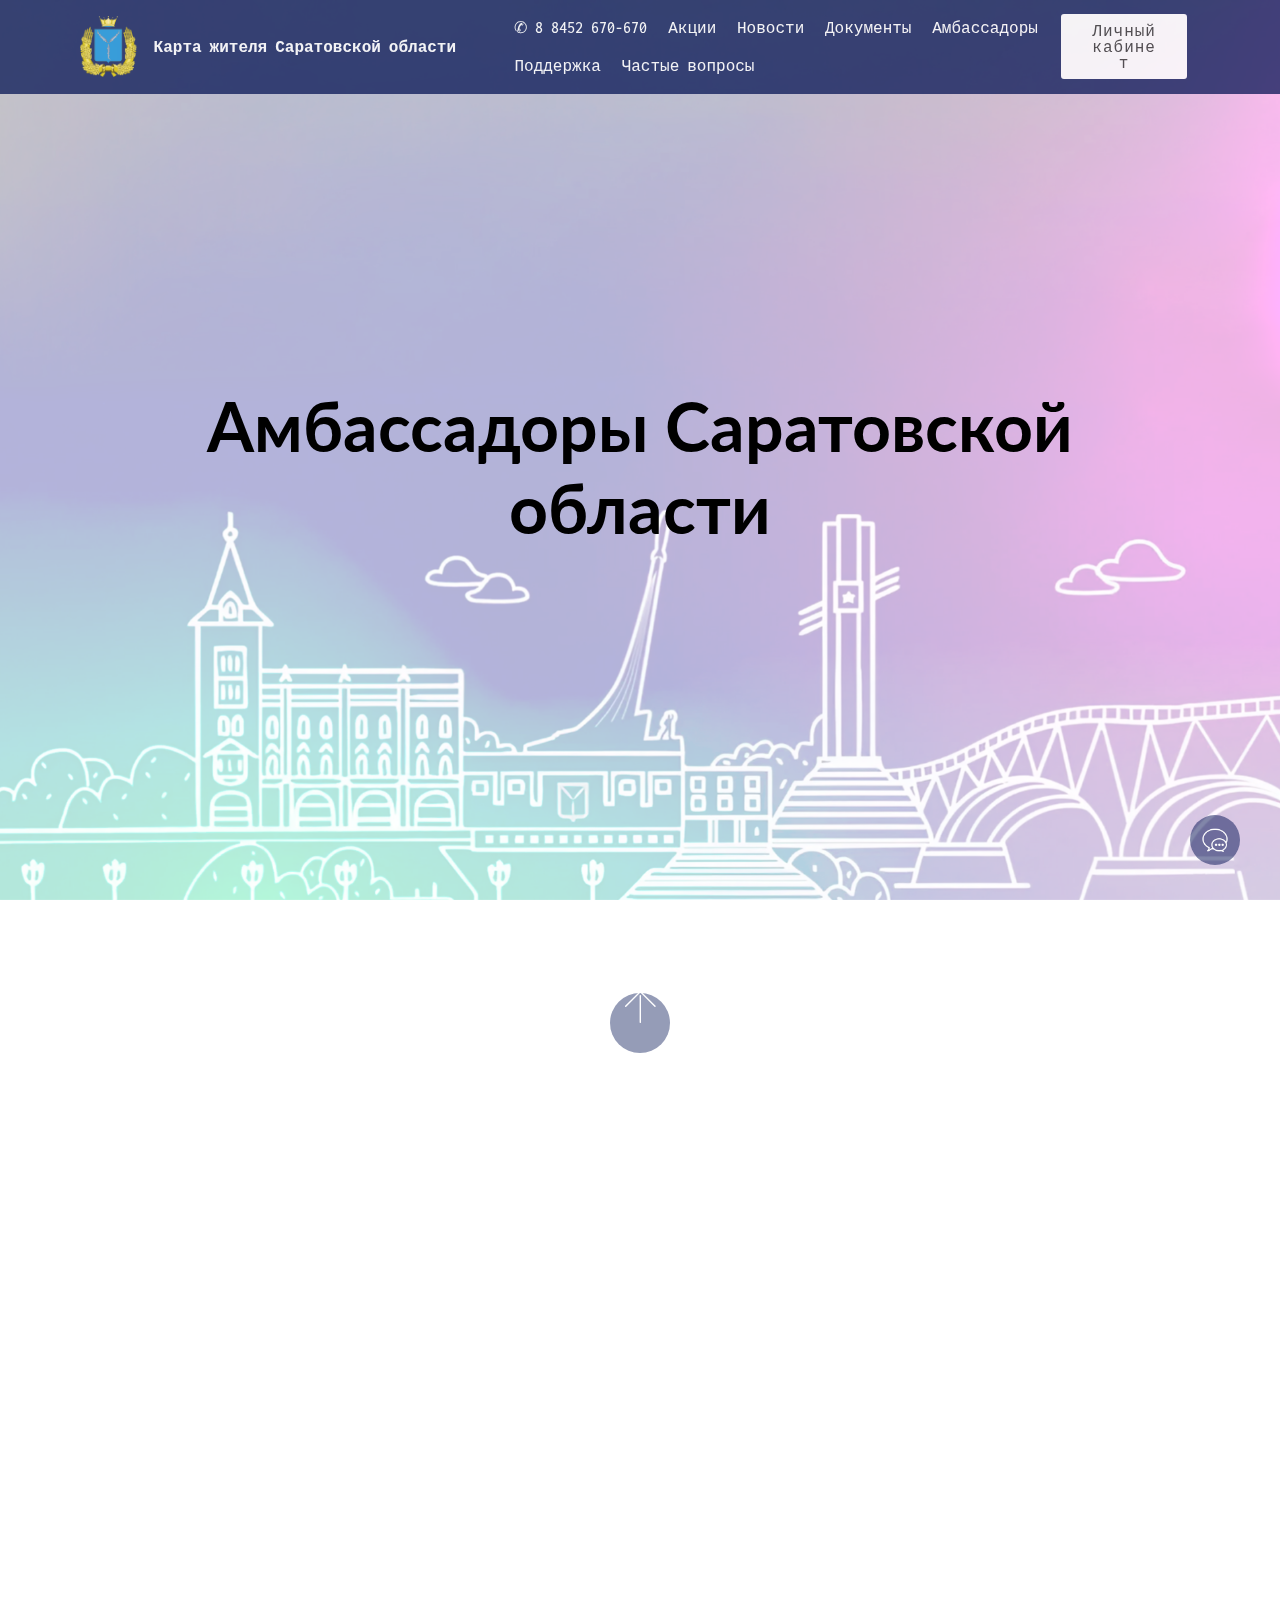
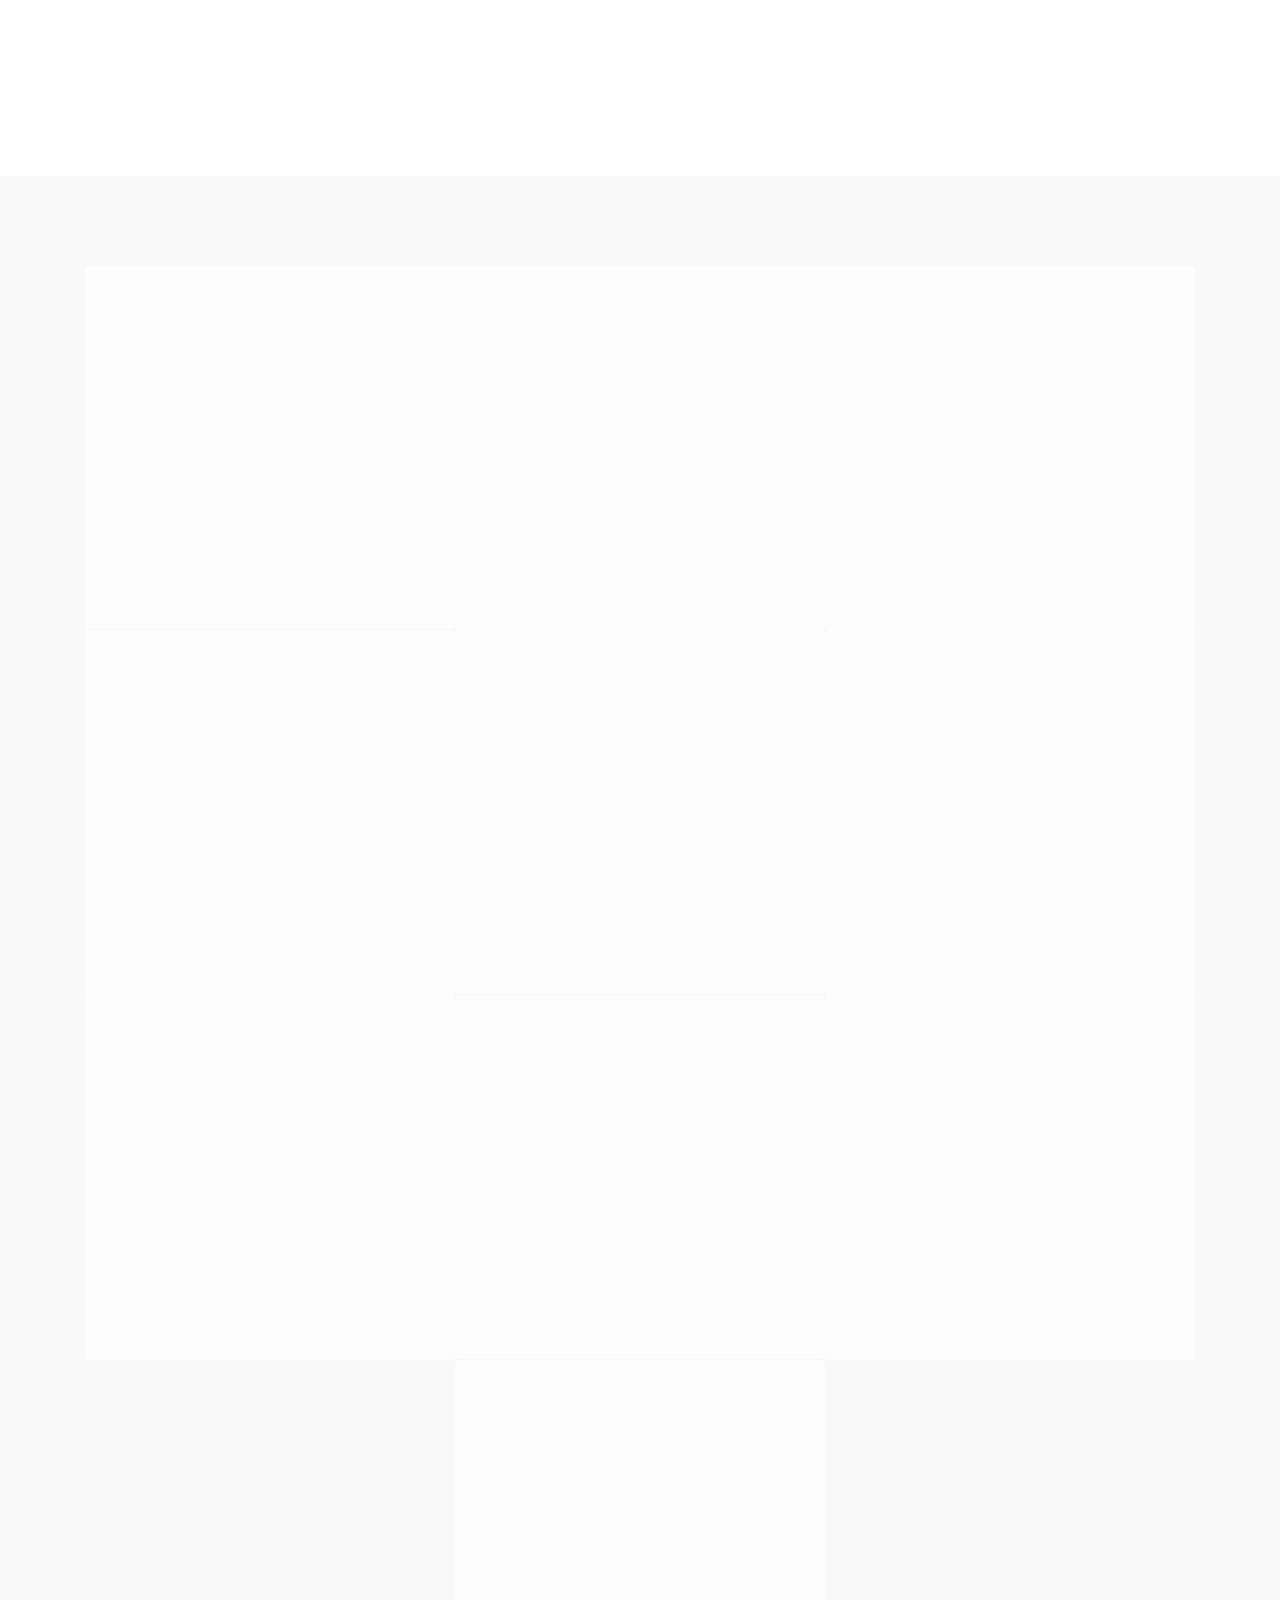
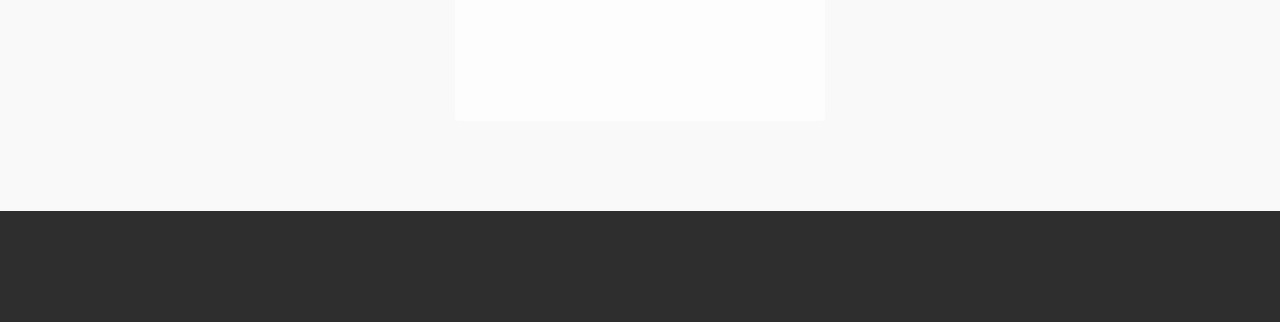
<file: index-ambassador-info.html>
<!DOCTYPE html>
<html>

<head>
    <!-- Site made with Mobirise Website Builder v4.3.0, https://mobirise.com -->
    <meta charset="UTF-8">
    <meta http-equiv="X-UA-Compatible" content="IE=edge">
    <meta name="viewport" content="width=device-width, initial-scale=1">
    <link rel="shortcut icon" href="assets/images/logo2.png" type="image/x-icon">
    <meta name="description" content="">
    <title>Карта жителя Саратовской области</title>
    <link rel="stylesheet" href="assets/web/assets/mobirise-icons-bold/mobirise-icons-bold.css">
    <link rel="stylesheet" href="assets/web/assets/mobirise-icons/mobirise-icons.css">
    <link rel="stylesheet" href="assets/tether/tether.min.css">
    <link rel="stylesheet" href="assets/bootstrap/css/bootstrap.min.css">
    <link rel="stylesheet" href="assets/bootstrap/css/bootstrap-grid.min.css">
    <link rel="stylesheet" href="assets/bootstrap/css/bootstrap-reboot.min.css">
    <link rel="stylesheet" href="assets/dropdown/css/style.css">
    <link rel="stylesheet" href="assets/animate.css/animate.min.css">
    <link rel="stylesheet" href="assets/socicon/css/styles.css">
    <link rel="stylesheet" href="assets/theme/css/style.css">
    <link rel="stylesheet" href="assets/mobirise/css/mbr-additional.css" type="text/css">

    <meta charset="UTF-8">
    <meta name="viewport" content="width=device-width, initial-scale=1.0">
    <title>Document</title>
    <link rel="stylesheet" href="ChatbotStyle.css">
    <script src="ChatbotScript.js" defer></script>

</head>

<body>


    <section class="menu cid-qvQuOC5dxP" once="menu" id="menu1-d" data-rv-view="122" >


        <nav class="navbar navbar-expand beta-menu navbar-dropdown align-items-center navbar-fixed-top navbar-toggleable-sm transparent" style="opacity: 0.8; background-color: rgba(3, 18, 83, 0.918);">
            <button class="navbar-toggler navbar-toggler-right" type="button" data-toggle="collapse" data-target="#navbarSupportedContent" aria-controls="navbarSupportedContent" aria-expanded="false" aria-label="Toggle navigation">
            <div class="hamburger" >
                <span></span>
                <span></span>
                <span></span>
                <span></span>
            </div>
        </button>
            <div class="menu-logo" >
                <div class="navbar-brand">
                    <span class="navbar-logo">
                    <a>
                         <img src="assets/images/logo2.png" alt="Mobirise" media-simple="true" style="height: 3.8rem;">
                    </a>
                </span>
                    <span class="navbar-caption-wrap"><a class="navbar-caption text-white display-4 " href="index.html">
                        Карта жителя Саратовской области 
                    </a></span>
                </div>
            </div>
            <div class="collapse navbar-collapse" id="navbarSupportedContent">
                <ul class="navbar-nav nav-dropdown" data-app-modern-menu="true">
                    <li class="nav-item">
                        <a class="nav-link link text-white display-4">
                        
                            ✆ 8 8452 670-670
                    </a>
                    </li>
                    <li class="nav-item">
                        <a class="nav-link link text-white display-4">
                        
                        Акции
                    </a>
                    </li>
                    <li class="nav-item">
                        <a class="nav-link link text-white display-4">
                        
                        Новости
                    </a>
                    </li>


                    <li class="nav-item">
                    <a class="nav-link link text-white display-4">
                        
                        Документы
                    </a>
                    </li>
                    <li class="nav-item">
                    <a class="nav-link link text-white display-4" href="index-ambassador.html">
                        
                        Амбассадоры
                    </a>
                    </li>
                    <li class="nav-item">
                    <a class="nav-link link text-white display-4" href="index.html#form1-8">
                        
                        Поддержка
                    </a>
                    </li>
                    <li class="nav-item">
                        <a class="nav-link link text-white display-4">
                            
                            Частые вопросы
                        </a>
                        </li>

                </ul>
                <div class="navbar-buttons mbr-section-btn"><a class="btn btn-sm btn-white display-4" href="index1.html">
                    
                    Личный кабинет
                </a></div>
            </div>
        </nav>
    </section>

    <section class="cid-qvQeFy23Ch mbr-fullscreen mbr-parallax-background" id="header2-0" data-rv-view="124">

        

        <div class="mbr-overlay " style="opacity: 0.7; background-color: rgb(255, 255, 255);">
            </div>
            
            
            <div class="container" >
                <div class="container align-center">
                    <div class="row justify-content-md-center">
                        <div class="mbr-white col-md-10">
                            <h1 class="mbr-section-title mbr-bold pb-3 mbr-fonts-style display-1 text-black"><br>Амбассадоры Саратовской области</h1>
                            <h1 class="mbr-section-title pb-3 mbr-fonts-style display-2 text-black"></h1>
                        </div>
                    </div>
                </div>
                
                
            </section>

    <section class="features1 cid-qvQeKADmXz" id="features1-1" data-rv-view="127">
        <br><br>
        <div class="mbr-arrow hidden-sm-up" aria-hidden="true" style="background-color: rgba(3, 18, 83, 0.418);">
            <a href="#menu1-d">
                <i class="mbri-up mbr-iconfont "></i>
            </a>
        </div>
        

        <div class="container">
            
            <div class="media-container-row ">

                <div class="card p-0 col-12 col-md-6 col-lg-6">
                    
                    <div class="mbr-figure" style="width: 10%;"></div>
                    <img src="assets/images/logo2-1.png" alt="Mobirise" title="" media-simple="true">
                </div>
                <div class="card-box ">
                    <h2 class="card-title pt-0 mbr-fonts-style mbr-black align-center display-2"><strong>Амбассадорство</strong> </h2>
                    <br>
                    <p class="mbr-text mbr-fonts-style display-4">
                        Посещая различные культурные, спортивные, образовательные мероприятия, и оплачивая их с карты МИР, к которой подключена Карта жителя Саратовской области, 
                        гражданин получает по 10 баллов за посещение каждого мероприятия. Чтобы стать амбассадором, необходимо набрать больше баллов, чем остальные жители области.
                        Каждые три месяца определяется топ-115 самых активных жителей региона, которые позиционируют определенные направления амбассадорства. 
                        <br><br>
                        Каждый держатель карты может участвовать в десяти направлениях амбассадорства: Волонтерство, Театр и кино, Выставки, Концерты, Спорт, Обучение, Путешествие, 
                        Интеллектуальные игры, Сообщества по интересам, Гастрономия.
                        <br><br>
                        Также начисляются дополнительные баллы за посты в соцсетях с хештегами карты жителя и посещаемых мероприятий.
                        Каждому амбассадору предоставляются подарки с символикой области.&nbsp;</p>
                </div>
            </div>



        </div>


    </section>

    <section class="features14 cid-qvQeQPuS5g" id="features14-4" data-rv-view="136">




        <div class="container align-center">
            <div class="media-container-row-1" >
                <div class="card p-3 col-12 col-md-6 col-lg-4 text-black" style="background-color: rgba(255, 255, 255, 0.705);">
                    <div class="card-wrapper media-container-row-1">
                        <div class="card-box align-center">
                            <img src="assets/images/logo-education.png" alt="Mobirise" title="" media-simple="true">
                            <h4 class="card-title pb-3 mbr-fonts-style display-5 " >
                                <a class="nav-link link text-black" >Амбассадоры Волонтерства</h4></a>
                        </div>
                    </div>
                </div>
                <div class="card p-3 col-12 col-md-6 col-lg-4 text-black" style="background-color: rgba(255, 255, 255, 0.705);">
                    <div class="card-wrapper media-container-row-1">
                        <div class="card-box align-center">
                            <img src="assets/images/logo-gastro.png" alt="Mobirise" title="" media-simple="true">
                            <h4 class="card-title pb-3 mbr-fonts-style display-5 " >
                                <a class="nav-link link text-black" >Амбассадоры <br>Гастрономии</h4></a>
                        </div>
                    </div>
                </div>
                <div class="card p-3 col-12 col-md-6 col-lg-4 text-black" style="background-color: rgba(255, 255, 255, 0.705);">
                    <div class="card-wrapper media-container-row-1">
                        <div class="card-box align-center">
                            <img src="assets/images/logo-intell-game.png" alt="Mobirise" title="" media-simple="true">
                            <h4 class="card-title pb-3 mbr-fonts-style display-5 " >
                                <a class="nav-link link text-black" >Амбассадоры <br>Интеллектуальных игр</h4></a>
                        </div>
                    </div>
                </div>
                <div class="card p-3 col-12 col-md-6 col-lg-4 text-black" style="background-color: rgba(255, 255, 255, 0.705);">
                    <div class="card-wrapper media-container-row-1">
                        <div class="card-box align-center">
                            <img src="assets/images/logo-koncert.png" alt="Mobirise" title="" media-simple="true">
                            <h4 class="card-title pb-3 mbr-fonts-style display-5 " >
                                <a class="nav-link link text-black" >Амбассадоры <br>Концертов</h4></a>
                        </div>
                    </div>
                </div>
                <div class="card p-3 col-12 col-md-6 col-lg-4 text-black" style="background-color: rgba(255, 255, 255, 0.705);">
                    <div class="card-wrapper media-container-row-1">
                        <div class="card-box align-center">
                            <img src="assets/images/logo-soobsch.png" alt="Mobirise" title="" media-simple="true">
                            <h4 class="card-title pb-3 mbr-fonts-style display-5 " >
                                <a class="nav-link link text-black" >Амбассадоры <br>Сообществ по интересам</h4></a>
                        </div>
                    </div>
                </div>
                <div class="card p-3 col-12 col-md-6 col-lg-4 text-black" style="background-color: rgba(255, 255, 255, 0.705);">
                    <div class="card-wrapper media-container-row-1">
                        <div class="card-box align-center">
                            <img src="assets/images/logo-sport.png" alt="Mobirise" title="" media-simple="true">
                            <h4 class="card-title pb-3 mbr-fonts-style display-5 " >
                                <a class="nav-link link text-black" >Амбассадоры <br>Спорта</h4></a>
                        </div>
                    </div>
                </div>
                <div class="card p-3 col-12 col-md-6 col-lg-4 text-black" style="background-color: rgba(255, 255, 255, 0.705);">
                    <div class="card-wrapper media-container-row-1">
                        <div class="card-box align-center">
                            <img src="assets/images/logo-theatre.png" alt="Mobirise" title="" media-simple="true">
                            <h4 class="card-title pb-3 mbr-fonts-style display-5 " >
                                <a class="nav-link link text-black" >Амбассадоры <br>Театра и кино</h4></a>
                        </div>
                    </div>
                </div>
                <div class="card p-3 col-12 col-md-6 col-lg-4 text-black" style="background-color: rgba(255, 255, 255, 0.705);">
                    <div class="card-wrapper media-container-row-1">
                        <div class="card-box align-center">
                            <img src="assets/images/logo-travel.png" alt="Mobirise" title="" media-simple="true">
                            <h4 class="card-title pb-3 mbr-fonts-style display-5 " >
                                <a class="nav-link link text-black" >Амбассадоры <br>Путешествия</h4></a>
                        </div>
                    </div>
                </div>
                <div class="card p-3 col-12 col-md-6 col-lg-4 text-black" style="background-color: rgba(255, 255, 255, 0.705);">
                    <div class="card-wrapper media-container-row-1">
                        <div class="card-box align-center">
                            <img src="assets/images/logo-vistav.png" alt="Mobirise" title="" media-simple="true">
                            <h4 class="card-title pb-3 mbr-fonts-style display-5 " >
                                <a class="nav-link link text-black" >Амбассадоры <br>Выставок</h4></a>
                        </div>
                    </div>
                </div>
                <div class="card p-3 col-12 col-md-6 col-lg-4 text-black" style="background-color: rgba(255, 255, 255, 0.705);">
                    <div class="card-wrapper media-container-row-1">
                        <div class="card-box align-center">
                            <img src="assets/images/logo-volont.png" alt="Mobirise" title="" media-simple="true">
                            <h4 class="card-title pb-3 mbr-fonts-style display-5 " >
                                <a class="nav-link link text-black" >Амбассадоры <br>Волонтерства</h4></a>
                        </div>
                    </div>
                </div>


            </div>
        </div>
    </section>





    

    
    <section once="" class="cid-qvQfX8F0kh" id="footer6-a" data-rv-view="167">





        <div class="container">
            <div class="media-container-row align-center mbr-white">
                <div class="col-12">
                    <p class="mbr-text mb-0 mbr-fonts-style display-7">
                        © Все права защищены 2024
                        <br>Версия: 1.17.5
                    </p>
                </div>
            </div>
        </div>
    </section>


    <script src="assets/web/assets/jquery/jquery.min.js"></script>
    <script src="assets/tether/tether.min.js"></script>
    <script src="assets/popper/popper.min.js"></script>
    <script src="assets/bootstrap/js/bootstrap.min.js"></script>
    <script src="assets/dropdown/js/script.min.js"></script>
    <script src="assets/touch-swipe/jquery.touch-swipe.min.js"></script>
    <script src="assets/viewport-checker/jquery.viewportchecker.js"></script>
    <script src="assets/smooth-scroll/smooth-scroll.js"></script>
    <script src="assets/bootstrap-carousel-swipe/bootstrap-carousel-swipe.js"></script>
    <script src="assets/social-likes/social-likes.js"></script>
    <script src="assets/jarallax/jarallax.min.js"></script>
    <script src="assets/theme/js/script.js"></script>
    <script src="assets/formoid/formoid.min.js"></script>


    <input name="animation" type="hidden">

    <button class="chatbot-toggler">
        <span class="material-symbols-outlined-1">
            <img src="иконка_сообщения.png" alt="">
        </span>
        <span class="material-symbols-outlined-1">
            <img src="крестик.png" alt="">
        </span>
    </button>
    <div class="chatbot">
        <header>
            <h4>Chatbot</h4>
            <span class="close-btn material-symbols-outlined-1">
                <img src="стрелка.png" alt="">
                
            </span>
        </header>
        <ul class="chatbox">
            <li class="chat incoming">
                <span class="material-symbols-outlined">
                    <img src="бот.png" alt="">
                </span>
                <p class="p">
                    Привет!
                    <br><span>Я - чат-бот помощник Карты жителя Саратовской области.</span>
                    <br><span>Ты можешь задать мне эти вопросы и я с радостью отвечу на каждый из них:</span>
                    <br><span class="v1">1. Что такое карта жителя?</span>
                    <br><span class="v2">2. Как оформить карту жителя?</span>
                    <br><span class="v3">3. Что такое амбассадорство?</span>
                    <br><span class="v4">4. Что такое квестбук?</span>
                    <br><span class="v5">5. Что такое система челленджей?</span>
                    <br><span class="v6">6. Как войти в личный кабинет?</span>
                    <br><span class="v7">7. Что делать если не получается войти в систему?</span>
                    <br><span class="v8">8. Где посмотеть мой рейтинг в амбассадорах?</span>
                    <br><span class="v9s">9. Как добавить свой маршрут на квестбук?</span> <br>
                </p>
            </li>
        </ul>
        <div class="chat-input">
            <textarea placeholder="Введите сообщения..." required></textarea>
            <span class="send-btn" class="material-symbols-outlined">
                <img src="самолетик.png" alt="">
                send
            </span>
        </div>
    </div>
</body>

</html>
</file>
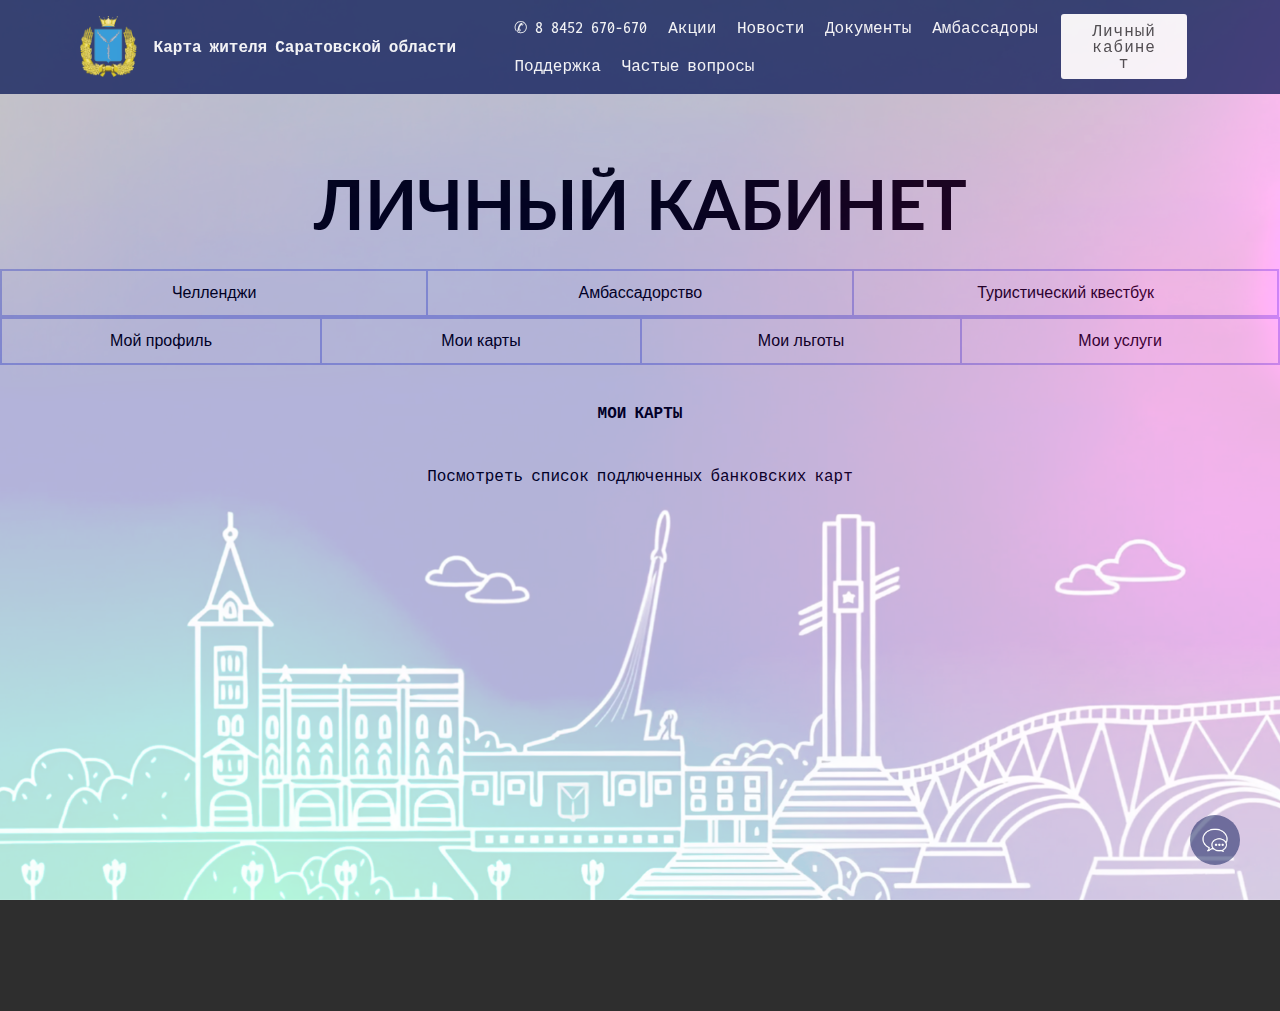
<file: index-card.html>
<!DOCTYPE html>
<html>

<head>
    <!-- Site made with Mobirise Website Builder v4.3.0, https://mobirise.com -->
    <meta charset="UTF-8">
    <meta http-equiv="X-UA-Compatible" content="IE=edge">
    <meta name="viewport" content="width=device-width, initial-scale=1">
    <link rel="shortcut icon" href="assets/images/logo2.png" type="image/x-icon">
    <meta name="description" content="">
    <title>Карта жителя Саратовской области</title>
    <link rel="stylesheet" href="assets/web/assets/mobirise-icons-bold/mobirise-icons-bold.css">
    <link rel="stylesheet" href="assets/web/assets/mobirise-icons/mobirise-icons.css">
    <link rel="stylesheet" href="assets/tether/tether.min.css">
    <link rel="stylesheet" href="assets/bootstrap/css/bootstrap.min.css">
    <link rel="stylesheet" href="assets/bootstrap/css/bootstrap-grid.min.css">
    <link rel="stylesheet" href="assets/bootstrap/css/bootstrap-reboot.min.css">
    <link rel="stylesheet" href="assets/dropdown/css/style.css">
    <link rel="stylesheet" href="assets/animate.css/animate.min.css">
    <link rel="stylesheet" href="assets/socicon/css/styles.css">
    <link rel="stylesheet" href="assets/theme/css/style.css">
    <link rel="stylesheet" href="assets/mobirise/css/mbr-additional.css" type="text/css">

    <meta charset="UTF-8">
    <meta name="viewport" content="width=device-width, initial-scale=1.0">
    <title>Document</title>
    <link rel="stylesheet" href="ChatbotStyle.css">
    <script src="ChatbotScript.js" defer></script>

</head>

<body>


    <section class="menu cid-qvQuOC5dxP" once="menu" id="menu1-d" data-rv-view="122" >


        <nav class="navbar navbar-expand beta-menu navbar-dropdown align-items-center navbar-fixed-top navbar-toggleable-sm transparent" style="opacity: 0.8; background-color: rgba(3, 18, 83, 0.918);">
            <button class="navbar-toggler navbar-toggler-right" type="button" data-toggle="collapse" data-target="#navbarSupportedContent" aria-controls="navbarSupportedContent" aria-expanded="false" aria-label="Toggle navigation">
            <div class="hamburger" >
                <span></span>
                <span></span>
                <span></span>
                <span></span>
            </div>
        </button>
            <div class="menu-logo" >
                <div class="navbar-brand">
                    <span class="navbar-logo">
                    <a>
                         <img src="assets/images/logo2.png" alt="Mobirise" media-simple="true" style="height: 3.8rem;">
                    </a>
                </span>
                    <span class="navbar-caption-wrap"><a class="navbar-caption text-white display-4 " href="index.html">
                        Карта жителя Саратовской области 
                    </a></span>
                </div>
            </div>
            <div class="collapse navbar-collapse" id="navbarSupportedContent">
                <ul class="navbar-nav nav-dropdown" data-app-modern-menu="true">
                    <li class="nav-item">
                        <a class="nav-link link text-white display-4">
                        
                            ✆ 8 8452 670-670
                    </a>
                    </li>
                    <li class="nav-item">
                        <a class="nav-link link text-white display-4">
                        
                        Акции
                    </a>
                    </li>
                    <li class="nav-item">
                        <a class="nav-link link text-white display-4">
                        
                        Новости
                    </a>
                    </li>


                    <li class="nav-item">
                    <a class="nav-link link text-white display-4">
                        
                        Документы
                    </a>
                    </li>
                    <li class="nav-item">
                    <a class="nav-link link text-white display-4" href="index-ambassador-info.html">
                        
                        Амбассадоры
                    </a>
                    </li>
                    <li class="nav-item">
                    <a class="nav-link link text-white display-4" href="index.html#form1-8">
                        
                        Поддержка
                    </a>
                    </li>
                    <li class="nav-item">
                        <a class="nav-link link text-white display-4">
                            
                            Частые вопросы
                        </a>
                        </li>

                </ul>
                <div class="navbar-buttons mbr-section-btn"><a class="btn btn-sm btn-white display-4" href="index1.html">
                    
                    Личный кабинет
                </a></div>
            </div>
        </nav>
    </section>

    <section class="cid-qvQeFy23Ch mbr-fullscreen mbr-parallax-background" id="header2-0" data-rv-view="124">

        

<div class="mbr-overlay " style="opacity: 0.7; background-color: rgb(255, 255, 255);">
    
    
    
    <div class="container" >
        <div class="container align-center">
            <div class="row justify-content-md-center">
                <div class="mbr-white col-md-10">
                    <h1 class="mbr-section-title mbr-bold pb-3 mbr-fonts-style display-1 text-black"><br><br>ЛИЧНЫЙ КАБИНЕТ</h1>

                </div>
            </div>
        </div>
        
        
    </div>


     <!-- Three buttons in a group -->

  
  <div class="btn-group" style="width:100%">
    <button style="width:33.3%"><a href="index-challenge.html" style="color: rgb(0, 0, 0)">Челленджи</a></button>
    <button style="width:33.3%"><a href="index-ambassador.html" style="color: rgb(0, 0, 0)">Амбассадорство</a></button>
    <button style="width:33.3%"><a href="index-turist.html" style="color: rgb(0, 0, 0)">Туристический квестбук</a></button>
  </div>
  <div class="btn-group " style="width:100%">
    <button style="width:25%"><a href="index-prof.html" style="color: rgb(0, 0, 0)">Мой профиль</a></button>
    <button style="width:25%"><a href="index-card.html" style="color: rgb(0, 0, 0)">Мои карты</a></button>
    <button style="width:25%"><a href="index-lgot.html" style="color: rgb(0, 0, 0)">Мои льготы</a></button>
    <button style="width:25%"><a href="index-usl.html" style="color: rgb(0, 0, 0)">Мои услуги</a></button>
  </div>
  <div class="container" >
    <div class="container align-center">
        <div class="row justify-content-md-center">
            <div class="mbr-white col-md-10">
                <h1 class="mbr-section-title mbr-bold pb-3 mbr-fonts-style display-7 text-black"><br><br>МОИ КАРТЫ</h1>
                <h5 class="mbr-section-title pb-3 mbr-fonts-style display-7 text-black"><br>Посмотреть список подлюченных банковских карт</h5>
            </div>
        </div>
    </div>
    
    
</div>
    
    
</div>
</div>
    <!--
        <div class="media-container-row-1" >
            <div class="card p-3 col-12 col-md-6 col-lg-4 text-black" style="background-color: rgba(255, 255, 255, 0.705);">
                <div class="card-wrapper media-container-row-1">
                    <div class="card-box align-center">
                        <h4 class="card-title pb-3 mbr-fonts-style display-5 " >
                            <a class="nav-link link text-black" href="index-profile.html#features1-1"><br>Мой профиль</h4></a>
                        <p class="mbr-text mbr-fonts-style display-7">
                            <a class="nav-link link text-black" href="index-profile.html#features1-1">
                                Узнать данные профиля<br> и изменить данные профиля<br><br>
                            </a>
                        </p>
                    </div>
                </div>
            </div>
            <div class="card p-3 col-12 col-md-6 col-lg-4 text-white" style="background-color: rgba(3, 18, 83, 0.651);">
                <div class="card-wrapper media-container-row-1 media-container-row-1">
                    <div class="card-box align-center nav-item">
                        <h4 class="card-title pb-3 mbr-fonts-style display-5">
                            <a class="nav-link link text-white" href="index-uslugi.html#features1-1"><br>Мои карты</a>
                        </h4>
                        <p class="mbr-text mbr-fonts-style display-7">
                            <a class="nav-link link text-white" href="index-uslugi.html#features1-1">
                                Узнать список<br>подключенных банковских карт<br><br>
                        </a> 
                        </p>
                        
                    </div>
                </div>
            </div>

            <div class="card p-3 col-12 col-md-6 col-12 col-md-6 col-lg-4 text-black" style="background-color: rgba(255, 255, 255, 0.705);">
                <div class="card-wrapper media-container-row-1">
                    <div class="card-box align-center">
                        <h4 class="card-title pb-3 mbr-fonts-style display-5">
                            <a class="nav-link link text-black" href=""><br>Мои льготы и услуги</h4></a>
                        <p class="mbr-text mbr-fonts-style display-7">
                            <a class="nav-link link text-black" href="index-uslugi.html#features1-1">
                                Узнать список доступных льгот и услуг<br> и воспользоваться ими<br><br>
                            </a>
                        </p>
                    </div>
                </div>
            </div>

            <div class="card p-3 col-12 col-md-6 col-lg-4 text-white" style="background-color: rgba(3, 18, 83, 0.651);">
                <div class="card-wrapper media-container-row-1">
                    <div class="card-box align-center">
                        <h4 class="card-title pb-3 mbr-fonts-style display-5">
                            <a class="nav-link link text-white" href=""><br>Я - амбассадор</h4></a>
                        <p class="mbr-text mbr-fonts-style display-7">
                            <a class="nav-link link text-white" href="">
                                Узнать количество накопленных баллов <br>и место в рейтинге
                        </a>
                        </p>
                    </div>
                </div>
            </div>

               
            <div class="card p-3 col-12 col-md-6 col-lg-4 text-black" style="background-color: rgba(255, 255, 255, 0.705);">
                <div class="card-wrapper media-container-row-1">
                    <div class="card-box align-center">
                        <h4 class="card-title pb-3 mbr-fonts-style display-5">
                            <a class="nav-link link text-black" href="index-chell.html#features1-1"><br>Челленджи</h4></a>
                        <p class="mbr-text mbr-fonts-style display-7">
                            <a class="nav-link link text-black" href="index-chell.html#features1-1">
                                Посмотреть список челленджей <br>и приступить к выполнению
                            </a>
                        </p>
                    </div>
                </div>
            </div>

            <div class="card p-3 col-12 col-md-6 col-lg-4 text-white" style="background-color: rgba(3, 18, 83, 0.651);">
                <div class="card-wrapper media-container-row-1">
                    <div class="card-box align-center">
                        <h4 class="card-title pb-3 mbr-fonts-style display-5">
                            <a class="nav-link link text-white" href="index-ambassador-lk.html#features1-1"><br>Туристический квестбук</h4></a>
                        <p class="mbr-text mbr-fonts-style display-7">
                            <a class="nav-link link text-white" href="index-ambassador-lk.html#features1-1">
                                Посмотреть доступные туристические маршруты и пройти их
                            </a>
                        </p>
                    </div>
                </div>
            </div>
        -->


        </div>
    </div>
        
    </section>

 

    
    <section once="" class="cid-qvQfX8F0kh" id="footer6-a" data-rv-view="167">





        <div class="container">
            <div class="media-container-row align-center mbr-white">
                <div class="col-12">
                    <p class="mbr-text mb-0 mbr-fonts-style display-7">
                        © Все права защищены 2024
                        <br>Версия: 1.17.5
                    </p>
                </div>
            </div>
        </div>
    </section>


    <script src="assets/web/assets/jquery/jquery.min.js"></script>
    <script src="assets/tether/tether.min.js"></script>
    <script src="assets/popper/popper.min.js"></script>
    <script src="assets/bootstrap/js/bootstrap.min.js"></script>
    <script src="assets/dropdown/js/script.min.js"></script>
    <script src="assets/touch-swipe/jquery.touch-swipe.min.js"></script>
    <script src="assets/viewport-checker/jquery.viewportchecker.js"></script>
    <script src="assets/smooth-scroll/smooth-scroll.js"></script>
    <script src="assets/bootstrap-carousel-swipe/bootstrap-carousel-swipe.js"></script>
    <script src="assets/social-likes/social-likes.js"></script>
    <script src="assets/jarallax/jarallax.min.js"></script>
    <script src="assets/theme/js/script.js"></script>
    <script src="assets/formoid/formoid.min.js"></script>


    <input name="animation" type="hidden">

    <button class="chatbot-toggler">
        <span class="material-symbols-outlined-1">
            <img src="иконка_сообщения.png" alt="">
        </span>
        <span class="material-symbols-outlined-1">
            <img src="крестик.png" alt="">
        </span>
    </button>
    <div class="chatbot">
        <header>
            <h4>Chatbot</h4>
            <span class="close-btn material-symbols-outlined-1">
                <img src="стрелка.png" alt="">
                
            </span>
        </header>
        <ul class="chatbox">
            <li class="chat incoming">
                <span class="material-symbols-outlined">
                    <img src="бот.png" alt="">
                </span>
                <p class="p">
                    Привет!
                    <br><span>Я - чат-бот помощник Карты жителя Саратовской области.</span>
                    <br><span>Ты можешь задать мне эти вопросы и я с радостью отвечу на каждый из них:</span>
                    <br><span class="v1">1. Что такое карта жителя?</span>
                    <br><span class="v2">2. Как оформить карту жителя?</span>
                    <br><span class="v3">3. Что такое амбассадорство?</span>
                    <br><span class="v4">4. Что такое квестбук?</span>
                    <br><span class="v5">5. Что такое система челленджей?</span>
                    <br><span class="v6">6. Как войти в личный кабинет?</span>
                    <br><span class="v7">7. Что делать если не получается войти в систему?</span>
                    <br><span class="v8">8. Где посмотеть мой рейтинг в амбассадорах?</span>
                    <br><span class="v9s">9. Как добавить свой маршрут на квестбук?</span> <br>
                </p>
            </li>
        </ul>
        <div class="chat-input">
            <textarea placeholder="Введите сообщения..." required></textarea>
            <span class="send-btn" class="material-symbols-outlined">
                <img src="самолетик.png" alt="">
                send
            </span>
        </div>
    </div>
</body>

</html>
</file>
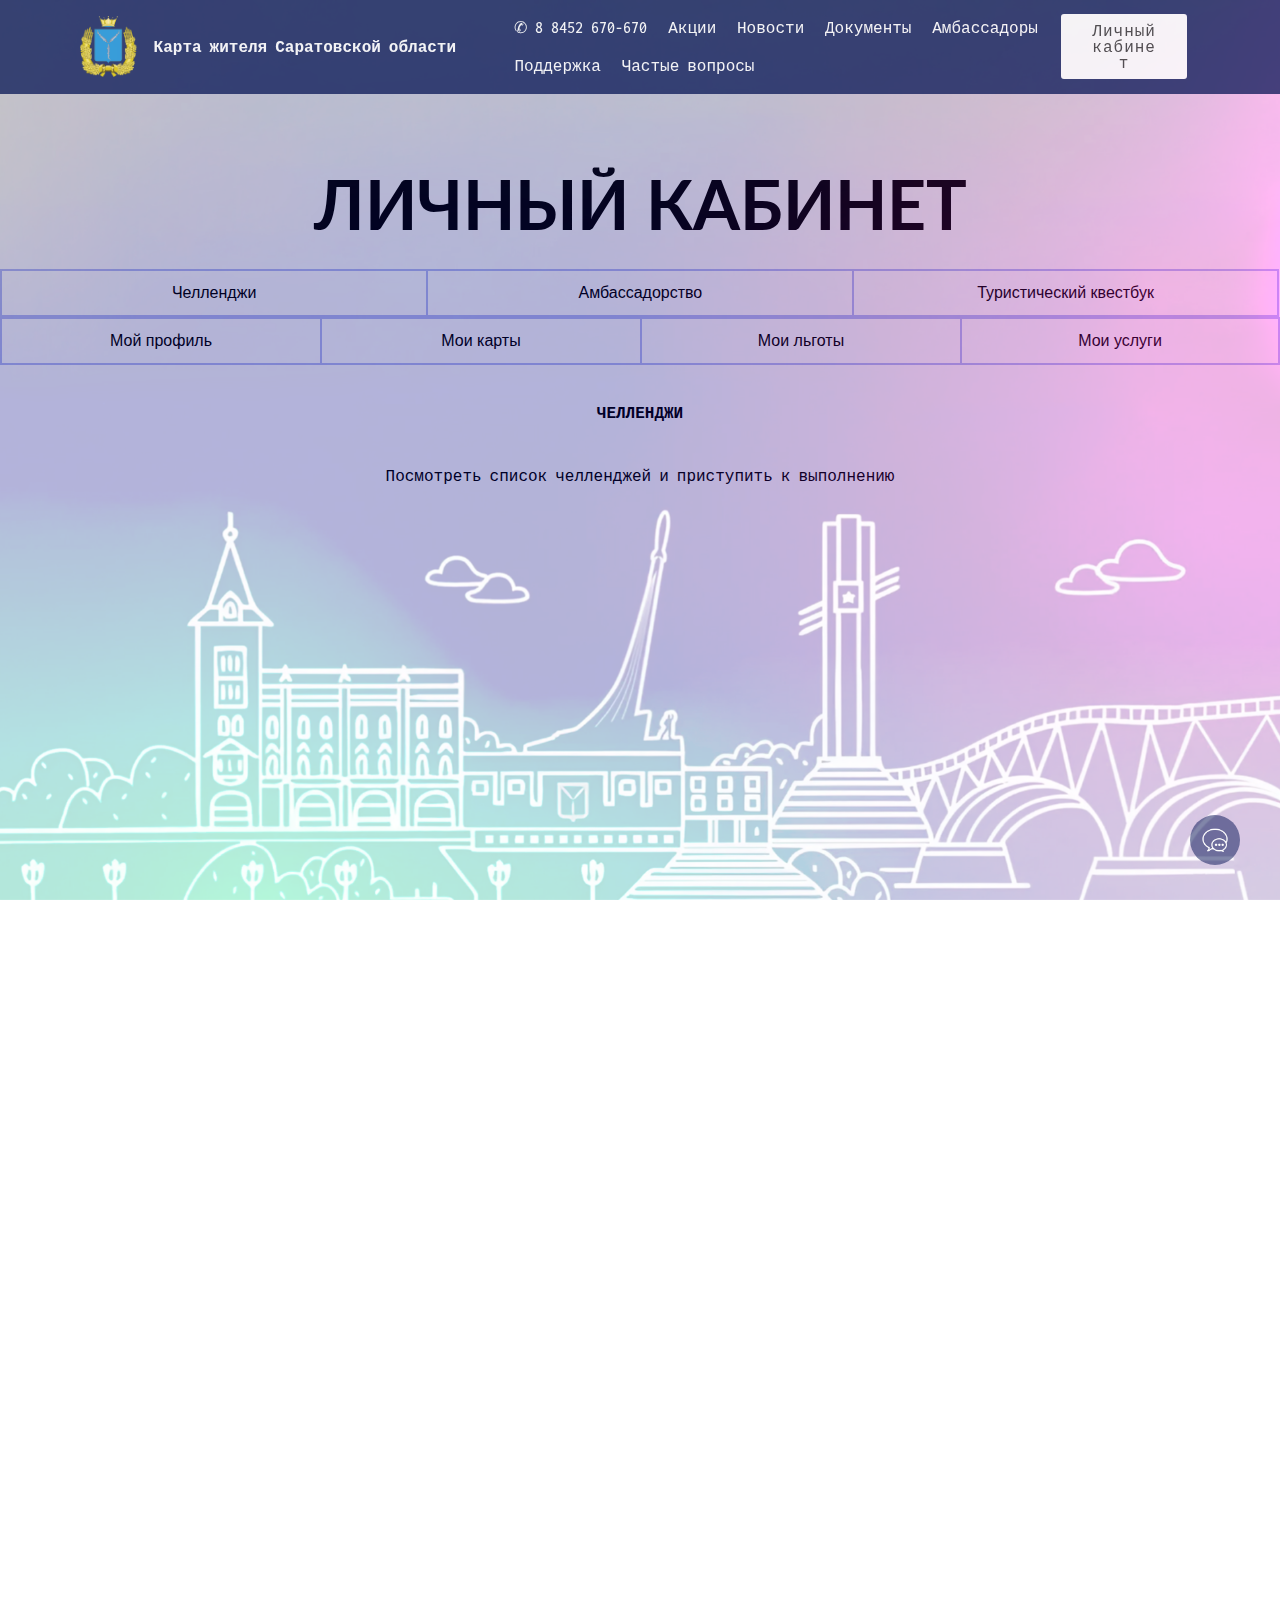
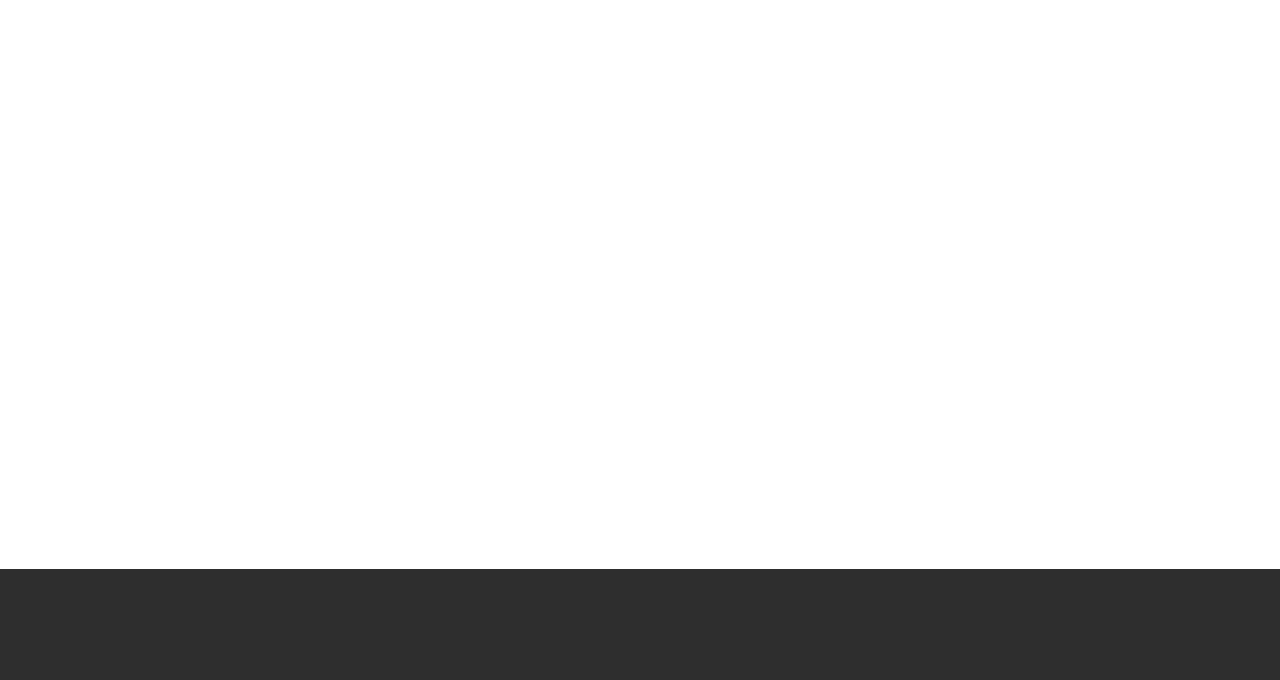
<file: index-challenge.html>
<!DOCTYPE html>
<html>

<head>
    <!-- Site made with Mobirise Website Builder v4.3.0, https://mobirise.com -->
    <meta charset="UTF-8">
    <meta http-equiv="X-UA-Compatible" content="IE=edge">
    <meta name="viewport" content="width=device-width, initial-scale=1">
    <link rel="shortcut icon" href="assets/images/logo2.png" type="image/x-icon">
    <meta name="description" content="">
    <title>Карта жителя Саратовской области</title>
    <link rel="stylesheet" href="assets/web/assets/mobirise-icons-bold/mobirise-icons-bold.css">
    <link rel="stylesheet" href="assets/web/assets/mobirise-icons/mobirise-icons.css">
    <link rel="stylesheet" href="assets/tether/tether.min.css">
    <link rel="stylesheet" href="assets/bootstrap/css/bootstrap.min.css">
    <link rel="stylesheet" href="assets/bootstrap/css/bootstrap-grid.min.css">
    <link rel="stylesheet" href="assets/bootstrap/css/bootstrap-reboot.min.css">
    <link rel="stylesheet" href="assets/dropdown/css/style.css">
    <link rel="stylesheet" href="assets/animate.css/animate.min.css">
    <link rel="stylesheet" href="assets/socicon/css/styles.css">
    <link rel="stylesheet" href="assets/theme/css/style.css">
    <link rel="stylesheet" href="assets/mobirise/css/mbr-additional.css" type="text/css">

    <meta charset="UTF-8">
    <meta name="viewport" content="width=device-width, initial-scale=1.0">
    <title>Document</title>
    <link rel="stylesheet" href="ChatbotStyle.css">
    <script src="ChatbotScript.js" defer></script>

</head>

<body>


    <section class="menu cid-qvQuOC5dxP" once="menu" id="menu1-d" data-rv-view="122" >


        <nav class="navbar navbar-expand beta-menu navbar-dropdown align-items-center navbar-fixed-top navbar-toggleable-sm transparent" style="opacity: 0.8; background-color: rgba(3, 18, 83, 0.918);">
            <button class="navbar-toggler navbar-toggler-right" type="button" data-toggle="collapse" data-target="#navbarSupportedContent" aria-controls="navbarSupportedContent" aria-expanded="false" aria-label="Toggle navigation">
            <div class="hamburger" >
                <span></span>
                <span></span>
                <span></span>
                <span></span>
            </div>
        </button>
            <div class="menu-logo" >
                <div class="navbar-brand">
                    <span class="navbar-logo">
                    <a>
                         <img src="assets/images/logo2.png" alt="Mobirise" media-simple="true" style="height: 3.8rem;">
                    </a>
                </span>
                    <span class="navbar-caption-wrap"><a class="navbar-caption text-white display-4 " href="index.html">
                        Карта жителя Саратовской области 
                    </a></span>
                </div>
            </div>
            <div class="collapse navbar-collapse" id="navbarSupportedContent">
                <ul class="navbar-nav nav-dropdown" data-app-modern-menu="true">
                    <li class="nav-item">
                        <a class="nav-link link text-white display-4">
                        
                            ✆ 8 8452 670-670
                    </a>
                    </li>
                    <li class="nav-item">
                        <a class="nav-link link text-white display-4">
                        
                        Акции
                    </a>
                    </li>
                    <li class="nav-item">
                        <a class="nav-link link text-white display-4">
                        
                        Новости
                    </a>
                    </li>


                    <li class="nav-item">
                    <a class="nav-link link text-white display-4">
                        
                        Документы
                    </a>
                    </li>
                    <li class="nav-item">
                    <a class="nav-link link text-white display-4" href="index-ambassador.html">
                        
                        Амбассадоры
                    </a>
                    </li>
                    <li class="nav-item">
                    <a class="nav-link link text-white display-4" href="index.html#form1-8">
                        
                        Поддержка
                    </a>
                    </li>
                    <li class="nav-item">
                        <a class="nav-link link text-white display-4">
                            
                            Частые вопросы
                        </a>
                        </li>

                </ul>
                <div class="navbar-buttons mbr-section-btn"><a class="btn btn-sm btn-white display-4" href="index1.html">
                    
                    Личный кабинет
                </a></div>
            </div>
        </nav>
    </section>

    <section class="cid-qvQeFy23Ch mbr-fullscreen mbr-parallax-background" id="header2-0" data-rv-view="124">

        

<div class="mbr-overlay " style="opacity: 0.7; background-color: rgb(255, 255, 255);">
    
    
    
    <div class="container" >
        <div class="container align-center">
            <div class="row justify-content-md-center">
                <div class="mbr-white col-md-10">
                    <h1 class="mbr-section-title mbr-bold pb-3 mbr-fonts-style display-1 text-black"><br><br>ЛИЧНЫЙ КАБИНЕТ</h1>

                </div>
            </div>
        </div>
        
        
    </div>


     <!-- Three buttons in a group -->
<div class="btn-group " style="width:100%">
    <button style="width:33.3%"><a href="index-challenge.html" style="color: rgb(0, 0, 0)">Челленджи</a></button>
    <button style="width:33.3%"><a href="index-ambassador.html" style="color: rgb(0, 0, 0)">Амбассадорство</a></button>
    <button style="width:33.3%"><a style="color: rgb(0, 0, 0)">Туристический квестбук</a></button>
  </div>
  <div class="btn-group " style="width:100%">
    <button style="width:25%"><a  style="color: rgb(0, 0, 0)">Мой профиль</a></button>
    <button style="width:25%"><a href="index-card.html" style="color: rgb(0, 0, 0)">Мои карты</a></button>
    <button style="width:25%"><a href="index-lgot.html" style="color: rgb(0, 0, 0)">Мои льготы</a></button>
    <button style="width:25%"><a href="index-usl.html" style="color: rgb(0, 0, 0)">Мои услуги</a></button>
  </div>
  
  <div class="container" >
    <div class="container align-center">
        <div class="row justify-content-md-center">
            <div class="mbr-white col-md-10">
                <h1 class="mbr-section-title mbr-bold pb-3 mbr-fonts-style display-7 text-black"><br><br>ЧЕЛЛЕНДЖИ</h1>
                <h5 class="mbr-section-title pb-3 mbr-fonts-style display-7 text-black"><br>Посмотреть список челленджей и приступить к выполнению</h5>
            </div>
        </div>
    </div>
    
    
</div>
</div>
</section>

<section class="mbr-section form1 cid-qvQfSvxWiS" id="form1-8" data-rv-view="159">
    <h5 class="mbr-section-title mbr-bold pb-3 mbr-fonts-style display-7 text-black"><br>Сентябрь 2024</h5>
                  
            <div class="mbr-testimonial p-3 align-center col-12 col-md-6 col-lg-4 text-black">
                <div class="panel-item p-0">
                    <div class="card-block">
                        <p class="mbr-text mbr-fonts-style display-7 ">
                            2/3
                        </p>
                        <div class="testimonial-photo">
                            <img src="assets/images/chell-1.png" alt="" title="" media-simple="true">
                        </div>
                        <p class="mbr-text mbr-fonts-style display-7">
                            Посетить три культурных мероприятия<br><br>
                        </p>
                    </div>
                    
                </div>
            </div>
            <div class="mbr-testimonial p-3 align-center col-12 col-md-6 col-lg-4 text-black">
                <div class="panel-item p-0">
                    <div class="card-block">
                        <p class="mbr-text mbr-fonts-style display-7 ">
                            3/3 ☑ <br>+10 баллов
                        </p>
                        <div class="testimonial-photo">
                            <img src="assets/images/chell-2.png" alt="" title="" media-simple="true">
                        </div>
                        <p class="mbr-text mbr-fonts-style display-7">
                            Посетить три спортивных мероприятия<br><br>
                        </p>
                    </div>
                    
                </div>
            </div>

   
        
    </section>

    <section class="mbr-section form1 cid-qvQfSvxWiS" id="form1-8" data-rv-view="159">
        <h5 class="mbr-section-title mbr-bold pb-3 mbr-fonts-style display-7 text-black"><br>Октябрь 2024</h5>
        <div class="mbr-testimonial p-3 align-center col-12 col-md-6 col-lg-4 text-black">
            <div class="panel-item p-0">
                <div class="card-block">
                    <p class="mbr-text mbr-fonts-style display-7 ">
                        0/1
                    </p>
                    <div class="testimonial-photo">
                        <img src="assets/images/chell-3.png" alt="" title="" media-simple="true">
                    </div>
                    <p class="mbr-text mbr-fonts-style display-7">
                        Пройти один туристический маршрут<br><br>
                    </p>
                </div>
                
            </div>
        </div>
                
    
       
            
        </section>

    
    <section once="" class="cid-qvQfX8F0kh" id="footer6-a" data-rv-view="167">





        <div class="container">
            <div class="media-container-row align-center mbr-white">
                <div class="col-12">
                    <p class="mbr-text mb-0 mbr-fonts-style display-7">
                        © Все права защищены 2024
                        <br>Версия: 1.17.5
                    </p>
                </div>
            </div>
        </div>
    </section>


    <script src="assets/web/assets/jquery/jquery.min.js"></script>
    <script src="assets/tether/tether.min.js"></script>
    <script src="assets/popper/popper.min.js"></script>
    <script src="assets/bootstrap/js/bootstrap.min.js"></script>
    <script src="assets/dropdown/js/script.min.js"></script>
    <script src="assets/touch-swipe/jquery.touch-swipe.min.js"></script>
    <script src="assets/viewport-checker/jquery.viewportchecker.js"></script>
    <script src="assets/smooth-scroll/smooth-scroll.js"></script>
    <script src="assets/bootstrap-carousel-swipe/bootstrap-carousel-swipe.js"></script>
    <script src="assets/social-likes/social-likes.js"></script>
    <script src="assets/jarallax/jarallax.min.js"></script>
    <script src="assets/theme/js/script.js"></script>
    <script src="assets/formoid/formoid.min.js"></script>


    <input name="animation" type="hidden">

    <button class="chatbot-toggler">
        <span class="material-symbols-outlined-1">
            <img src="иконка_сообщения.png" alt="">
        </span>
        <span class="material-symbols-outlined-1">
            <img src="крестик.png" alt="">
        </span>
    </button>
    <div class="chatbot">
        <header>
            <h4>Chatbot</h4>
            <span class="close-btn material-symbols-outlined-1">
                <img src="стрелка.png" alt="">
                
            </span>
        </header>
        <ul class="chatbox">
            <li class="chat incoming">
                <span class="material-symbols-outlined">
                    <img src="бот.png" alt="">
                </span>
                <p class="p">
                    Привет!
                    <br><span>Я - чат-бот помощник Карты жителя Саратовской области.</span>
                    <br><span>Ты можешь задать мне эти вопросы и я с радостью отвечу на каждый из них:</span>
                    <br><span class="v1">1. Что такое карта жителя?</span>
                    <br><span class="v2">2. Как оформить карту жителя?</span>
                    <br><span class="v3">3. Что такое амбассадорство?</span>
                    <br><span class="v4">4. Что такое квестбук?</span>
                    <br><span class="v5">5. Что такое система челленджей?</span>
                    <br><span class="v6">6. Как войти в личный кабинет?</span>
                    <br><span class="v7">7. Что делать если не получается войти в систему?</span>
                    <br><span class="v8">8. Где посмотеть мой рейтинг в амбассадорах?</span>
                    <br><span class="v9s">9. Как добавить свой маршрут на квестбук?</span> <br>
                </p>
            </li>
        </ul>
        <div class="chat-input">
            <textarea placeholder="Введите сообщения..." required></textarea>
            <span class="send-btn" class="material-symbols-outlined">
                <img src="самолетик.png" alt="">
                send
            </span>
        </div>
    </div>
</body>

</html>
</file>
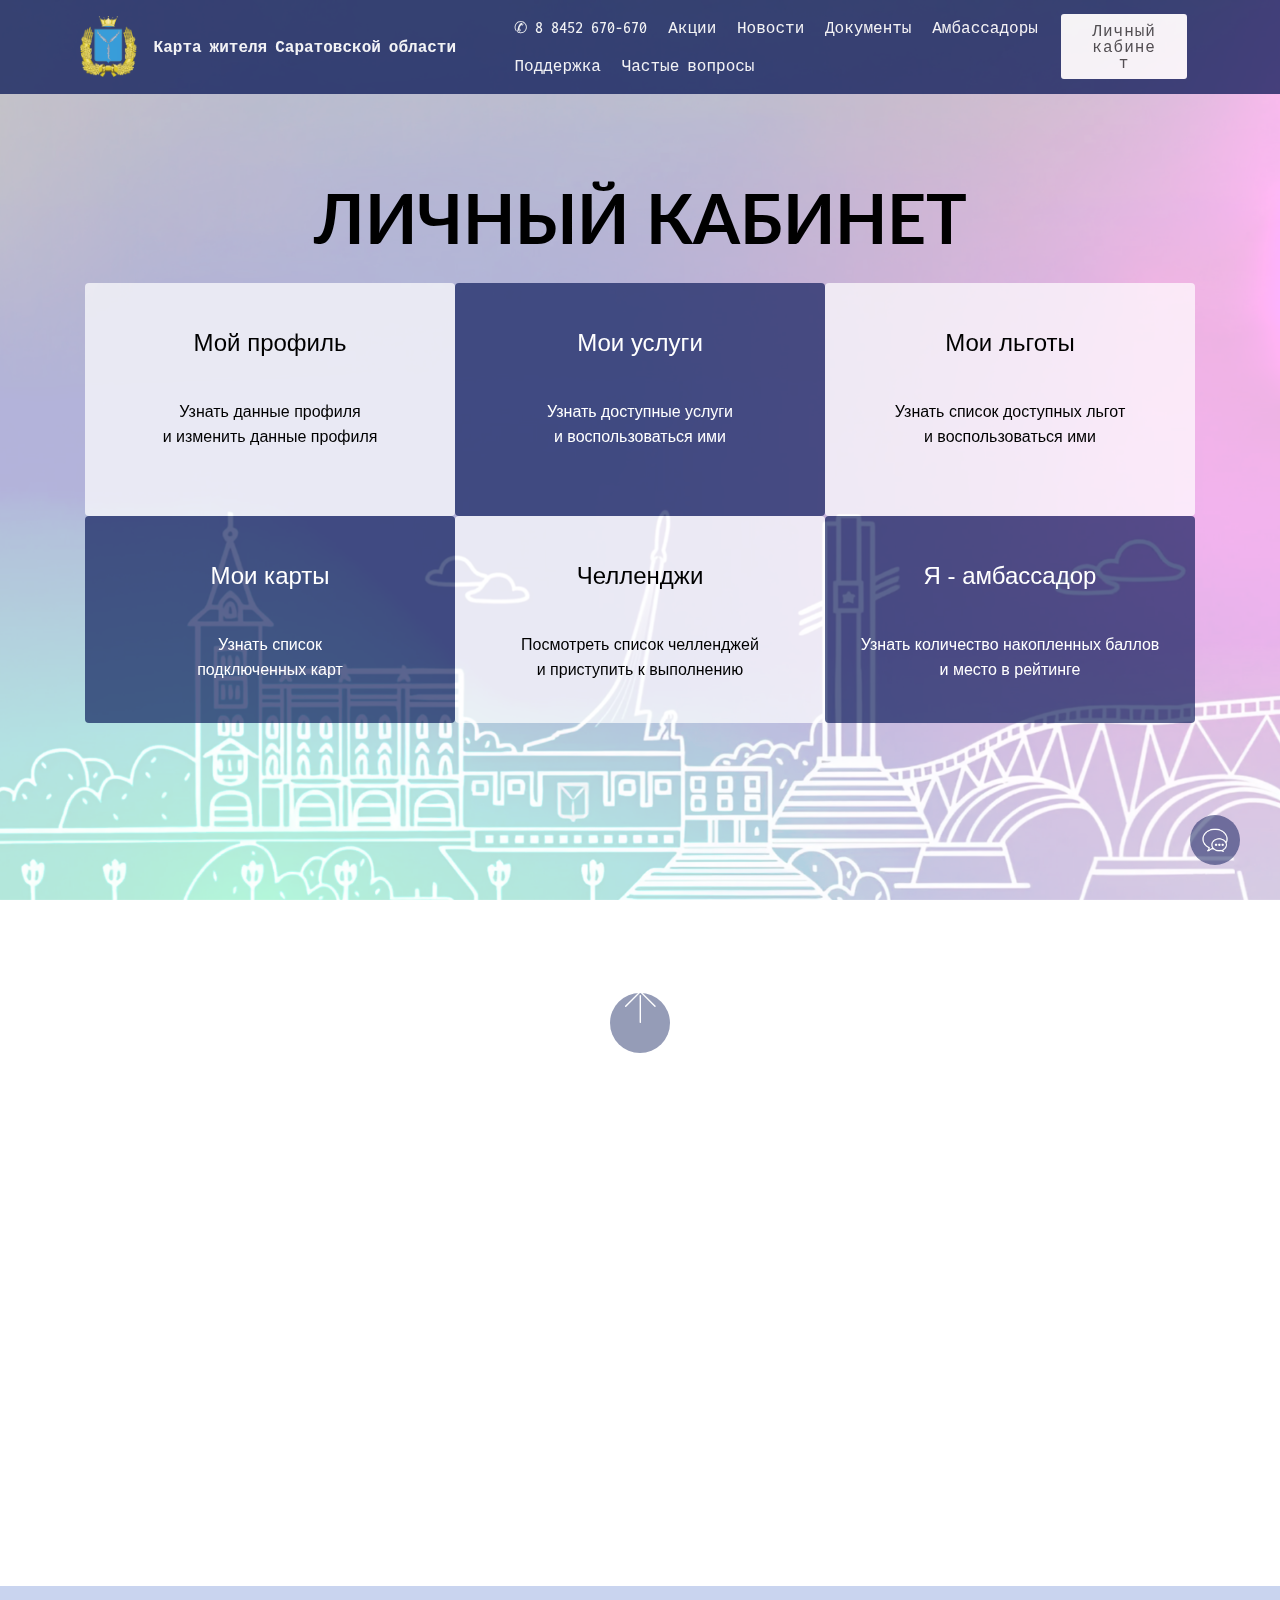
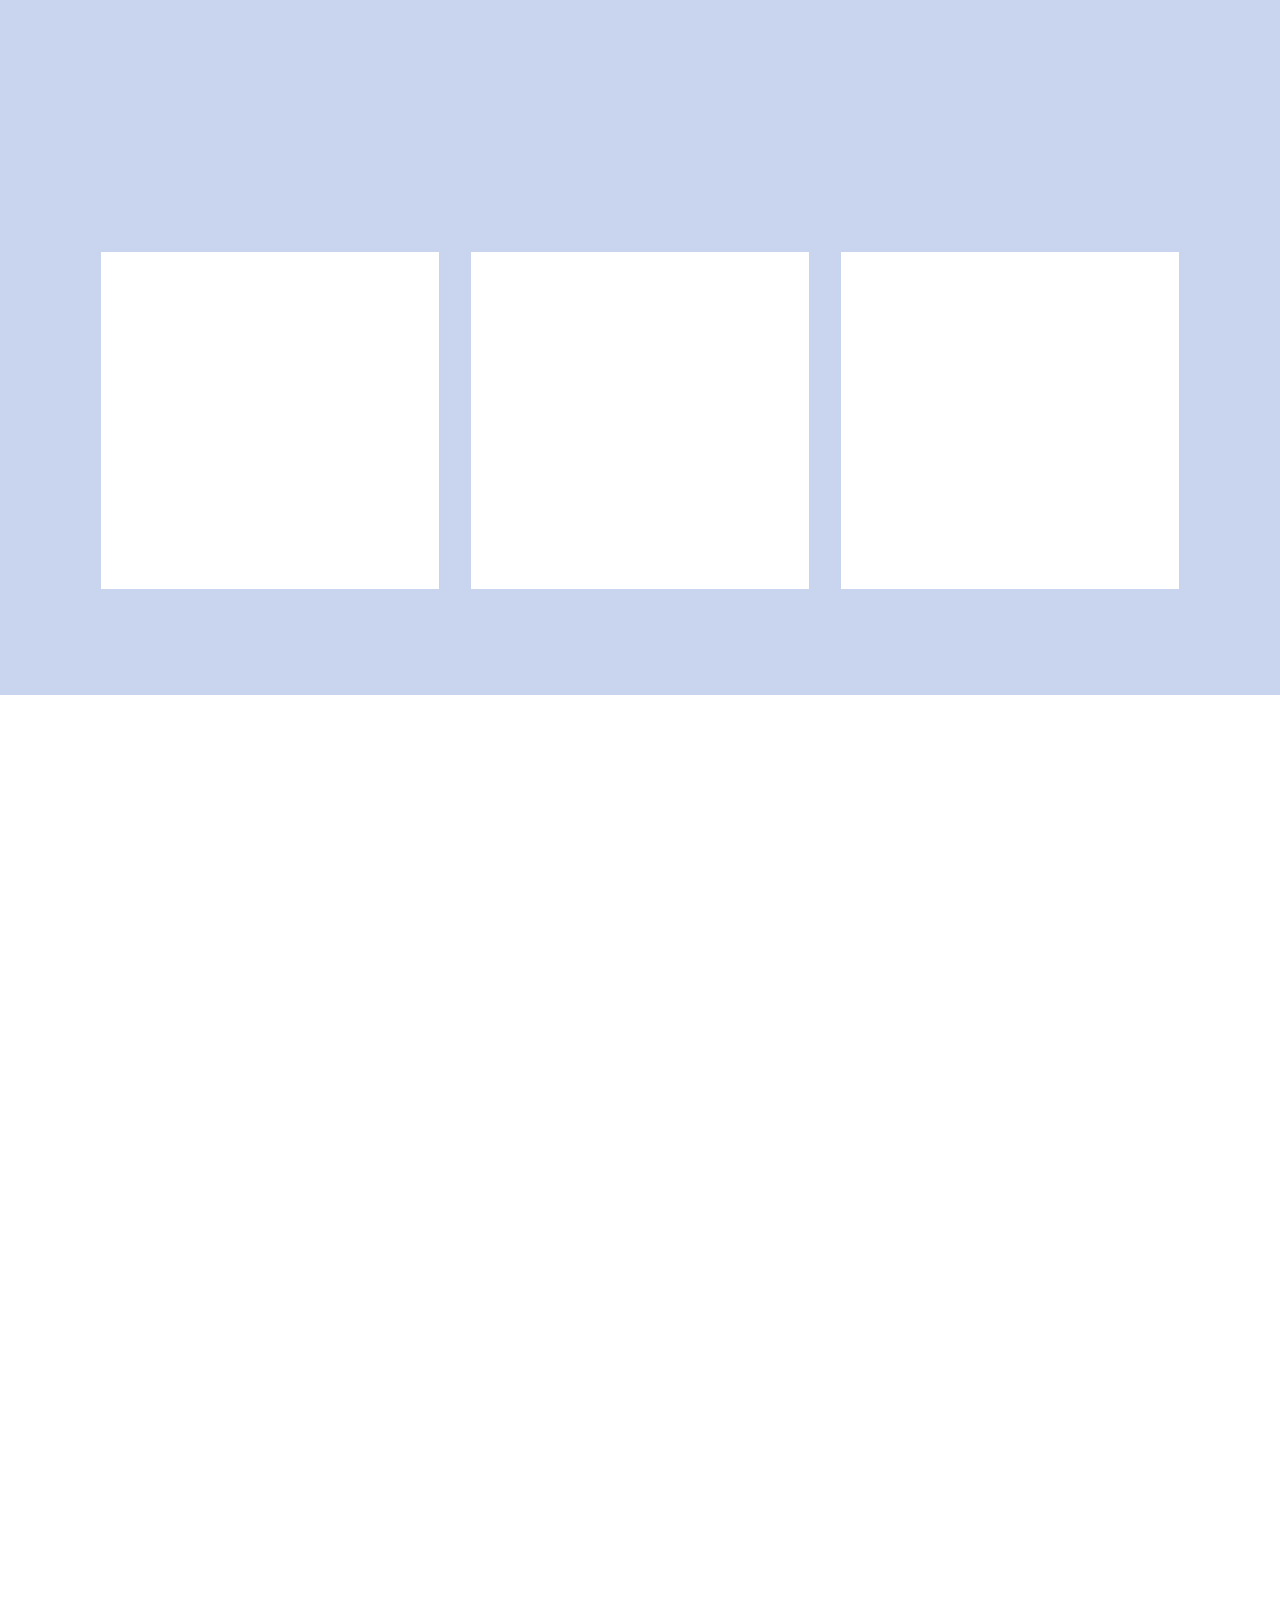
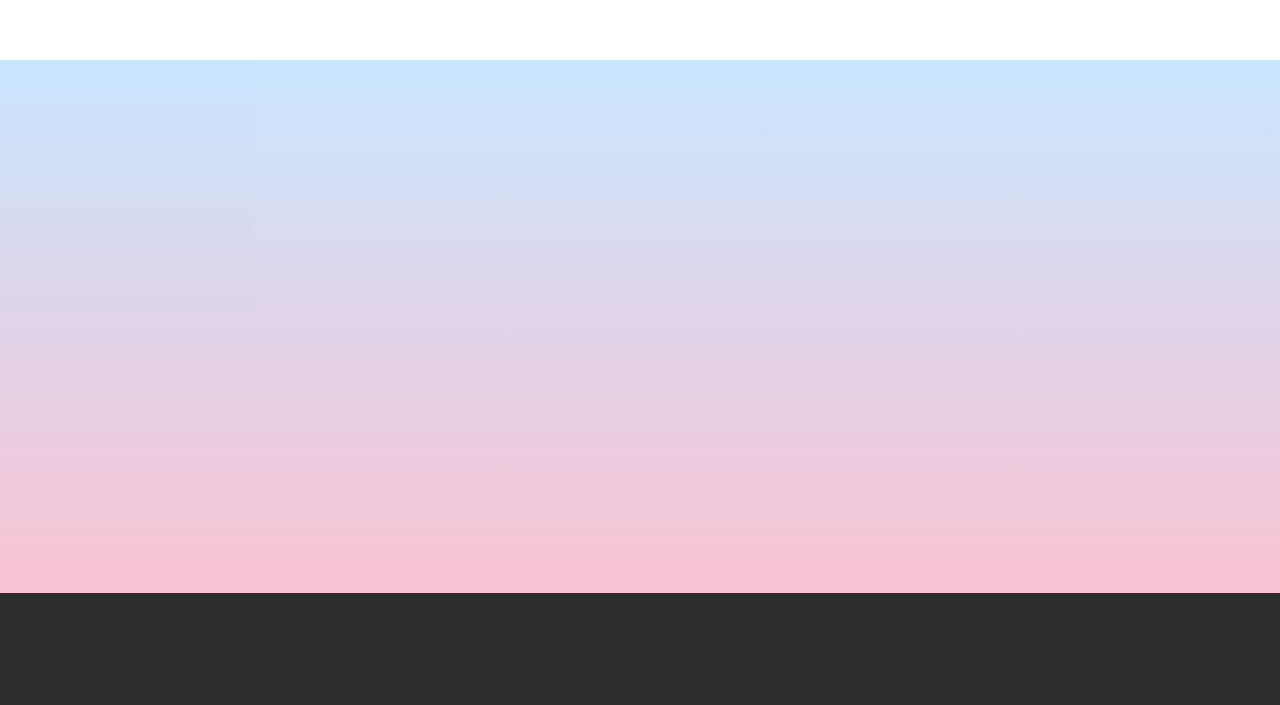
<file: index-chell.html>
<!DOCTYPE html>
<html>

<head>
    <!-- Site made with Mobirise Website Builder v4.3.0, https://mobirise.com -->
    <meta charset="UTF-8">
    <meta http-equiv="X-UA-Compatible" content="IE=edge">
    <meta name="viewport" content="width=device-width, initial-scale=1">
    <link rel="shortcut icon" href="assets/images/logo2.png" type="image/x-icon">
    <meta name="description" content="">
    <title>Карта жителя Саратовской области</title>
    <link rel="stylesheet" href="assets/web/assets/mobirise-icons-bold/mobirise-icons-bold.css">
    <link rel="stylesheet" href="assets/web/assets/mobirise-icons/mobirise-icons.css">
    <link rel="stylesheet" href="assets/tether/tether.min.css">
    <link rel="stylesheet" href="assets/bootstrap/css/bootstrap.min.css">
    <link rel="stylesheet" href="assets/bootstrap/css/bootstrap-grid.min.css">
    <link rel="stylesheet" href="assets/bootstrap/css/bootstrap-reboot.min.css">
    <link rel="stylesheet" href="assets/dropdown/css/style.css">
    <link rel="stylesheet" href="assets/animate.css/animate.min.css">
    <link rel="stylesheet" href="assets/socicon/css/styles.css">
    <link rel="stylesheet" href="assets/theme/css/style.css">
    <link rel="stylesheet" href="assets/mobirise/css/mbr-additional.css" type="text/css">

    <meta charset="UTF-8">
    <meta name="viewport" content="width=device-width, initial-scale=1.0">
    <title>Document</title>
    <link rel="stylesheet" href="ChatbotStyle.css">
    <script src="ChatbotScript.js" defer></script>

</head>

<body>


    <section class="menu cid-qvQuOC5dxP" once="menu" id="menu1-d" data-rv-view="122" >


        <nav class="navbar navbar-expand beta-menu navbar-dropdown align-items-center navbar-fixed-top navbar-toggleable-sm transparent" style="opacity: 0.8; background-color: rgba(3, 18, 83, 0.918);">
            <button class="navbar-toggler navbar-toggler-right" type="button" data-toggle="collapse" data-target="#navbarSupportedContent" aria-controls="navbarSupportedContent" aria-expanded="false" aria-label="Toggle navigation">
            <div class="hamburger" >
                <span></span>
                <span></span>
                <span></span>
                <span></span>
            </div>
        </button>
            <div class="menu-logo" >
                <div class="navbar-brand">
                    <span class="navbar-logo">
                    <a>
                         <img src="assets/images/logo2.png" alt="Mobirise" media-simple="true" style="height: 3.8rem;">
                    </a>
                </span>
                    <span class="navbar-caption-wrap"><a class="navbar-caption text-white display-4 " href="index.html">
                        Карта жителя Саратовской области 
                    </a></span>
                </div>
            </div>
            <div class="collapse navbar-collapse" id="navbarSupportedContent">
                <ul class="navbar-nav nav-dropdown" data-app-modern-menu="true">
                    <li class="nav-item">
                        <a class="nav-link link text-white display-4">
                        
                            ✆ 8 8452 670-670
                    </a>
                    </li>
                    <li class="nav-item">
                        <a class="nav-link link text-white display-4">
                        
                        Акции
                    </a>
                    </li>
                    <li class="nav-item">
                        <a class="nav-link link text-white display-4">
                        
                        Новости
                    </a>
                    </li>


                    <li class="nav-item">
                    <a class="nav-link link text-white display-4">
                        
                        Документы
                    </a>
                    </li>
                    <li class="nav-item">
                    <a class="nav-link link text-white display-4" href="index-ambassador.html">
                        
                        Амбассадоры
                    </a>
                    </li>
                    <li class="nav-item">
                    <a class="nav-link link text-white display-4" href="index.html#form1-8">
                        
                        Поддержка
                    </a>
                    </li>
                    <li class="nav-item">
                        <a class="nav-link link text-white display-4">
                            
                            Частые вопросы
                        </a>
                        </li>

                </ul>
                <div class="navbar-buttons mbr-section-btn"><a class="btn btn-sm btn-white display-4" href="index1.html">
                    
                    Личный кабинет
                </a></div>
            </div>
        </nav>
    </section>

    <section class="cid-qvQeFy23Ch mbr-fullscreen mbr-parallax-background" id="header2-0" data-rv-view="124">

        

        <div class="mbr-overlay " style="opacity: 0.7; background-color: rgb(255, 255, 255);">
            </div>
            
            
            <div class="container" >
                <div class="container align-center">
                    <div class="row justify-content-md-center">
                        <div class="mbr-white col-md-10">
                            <h1 class="mbr-section-title mbr-bold pb-3 mbr-fonts-style display-1 text-black">ЛИЧНЫЙ КАБИНЕТ</h1>
        
                        </div>
                    </div>
                </div>
                <div class="media-container-row-1" >
                    <div class="card p-3 col-12 col-md-6 col-lg-4 text-black" style="background-color: rgba(255, 255, 255, 0.705);">
                        <div class="card-wrapper media-container-row-1">
                            <div class="card-box align-center">
                                <h4 class="card-title pb-3 mbr-fonts-style display-5 " >
                                    <a class="nav-link link text-black" href="index-profile.html#features1-1"><br>Мой профиль</h4></a>
                                <p class="mbr-text mbr-fonts-style display-7">
                                    <a class="nav-link link text-black" href="index-profile.html#features1-1">
                                        Узнать данные профиля<br> и изменить данные профиля<br><br>
                                    </a>
                                </p>
                            </div>
                        </div>
                    </div>
                    <div class="card p-3 col-12 col-md-6 col-lg-4 text-white" style="background-color: rgba(3, 18, 83, 0.651);">
                        <div class="card-wrapper media-container-row-1 media-container-row-1">
                            <div class="card-box align-center nav-item">
                                <h4 class="card-title pb-3 mbr-fonts-style display-5">
                                    <a class="nav-link link text-white" href="index-uslugi.html#features1-1"><br>Мои услуги</a>
                                </h4>
                                <p class="mbr-text mbr-fonts-style display-7">
                                    <a class="nav-link link text-white" href="index-uslugi.html#features1-1">
                                    Узнать доступные услуги<br> и воспользоваться ими<br><br>
                                </a> 
                                </p>
                                
                            </div>
                        </div>
                    </div>
        
                    <div class="card p-3 col-12 col-md-6 col-12 col-md-6 col-lg-4 text-black" style="background-color: rgba(255, 255, 255, 0.705);">
                        <div class="card-wrapper media-container-row-1">
                            <div class="card-box align-center">
                                <h4 class="card-title pb-3 mbr-fonts-style display-5">
                                    <a class="nav-link link text-black" href=""><br>Мои льготы</h4></a>
                                <p class="mbr-text mbr-fonts-style display-7">
                                    <a class="nav-link link text-black" href="index-uslugi.html#features1-1">
                                        Узнать список доступных льгот<br> и воспользоваться ими<br><br>
                                    </a>
                                </p>
                            </div>
                        </div>
                    </div>
        
                    <div class="card p-3 col-12 col-md-6 col-lg-4 text-white" style="background-color: rgba(3, 18, 83, 0.651);">
                        <div class="card-wrapper media-container-row-1">
                            <div class="card-box align-center">
                                <h4 class="card-title pb-3 mbr-fonts-style display-5">
                                    <a class="nav-link link text-white" href=""><br>Мои карты</h4></a>
                                <p class="mbr-text mbr-fonts-style display-7">
                                    <a class="nav-link link text-white" href="">
                                    Узнать список<br>подключенных карт
                                </a>
                                </p>
                            </div>
                        </div>
                    </div>
        
                       
                    <div class="card p-3 col-12 col-md-6 col-lg-4 text-black" style="background-color: rgba(255, 255, 255, 0.705);">
                        <div class="card-wrapper media-container-row-1">
                            <div class="card-box align-center">
                                <h4 class="card-title pb-3 mbr-fonts-style display-5">
                                    <a class="nav-link link text-black" href="index-chell.html#features1-1"><br>Челленджи</h4></a>
                                <p class="mbr-text mbr-fonts-style display-7">
                                    <a class="nav-link link text-black" href="index-chell.html#features1-1">
                                        Посмотреть список челленджей <br>и приступить к выполнению
                                    </a>
                                </p>
                            </div>
                        </div>
                    </div>
        
                    <div class="card p-3 col-12 col-md-6 col-lg-4 text-white" style="background-color: rgba(3, 18, 83, 0.651);">
                        <div class="card-wrapper media-container-row-1">
                            <div class="card-box align-center">
                                <h4 class="card-title pb-3 mbr-fonts-style display-5">
                                    <a class="nav-link link text-white" href="index-ambassador-lk.html#features1-1"><br>Я - амбассадор</h4></a>
                                <p class="mbr-text mbr-fonts-style display-7">
                                    <a class="nav-link link text-white" href="index-ambassador-lk.html#features1-1">
                                        Узнать количество накопленных баллов <br>и место в рейтинге
                                    </a>
                                </p>
                            </div>
                        </div>
                    </div>
                </div>
            </div>
                
            </section>

    <section class="features1 cid-qvQeKADmXz" id="features1-1" data-rv-view="127">
        <br><br>
        <div class="mbr-arrow hidden-sm-up" aria-hidden="true" style="background-color: rgba(3, 18, 83, 0.418);">
            <a href="#menu1-d">
                <i class="mbri-up mbr-iconfont "></i>
            </a>
        </div>
        

        <div class="container">
            
            <div class="media-container-row">

                <div class="card p-0 col-12 col-md-6 col-lg-6">
                    
                    <div class="mbr-figure" style="width: 50%;"></div>
                    <img src="assets/images/marjorie-bertrand-107601-2000x3000_1.jpg" alt="Mobirise" title="" media-simple="true">
                </div>
                <div class="card-box">
                    <h2 class="card-title pt-0 mbr-fonts-style mbr-black align-center display-2"><strong>Карта жителя</strong> </h2>
                    <p class="mbr-text mbr-fonts-style display-4">
                        Карта жителя Саратовской области - это пластиковая карта на базе любой банковской карты МИР. Она поможет жителям получить социальные и коммерческие льготы и услуги.
                        <br> <br> В неё входят такие сервисы как транспортная карта, туристическая карта, предоставляющая скидки при посещении турбаз, гостиниц и ресторанов, туристический квестбук, льготы и бонусы от партнеров. Кроме того, карта жителя
                        позволит получить электронный рецепт, заменяющий бумажный бланк от врача, обеспечит идентификацию при получении питания на льготной «молочной кухне», а также станет электронным пропуском в школу, колледж или вуз.&nbsp;</p>
                </div>
            </div>



        </div>


    </section>



    <section class="testimonials1 cid-qvQfGWW3Zl" id="testimonials1-6" data-rv-view="142" style="background-color: rgba(34, 14, 143, 0.13);">




        <div class="container" >
            <div class="media-container-row">
                <div class="title col-12 align-center">
                    <h2 class="pb-3 mbr-fonts-style display-2 text-black">
                        Как подключить карту</h2>
                    <h3 class="mbr-section-subtitle mbr-light pb-3 mbr-fonts-style display-5">К проекту <strong>Карта жителя</strong> можно подключить действующую банковскую карту любого банка платежной системы <strong>«Мир»</strong>. Сделать это можно тремя способами:</h3>
                </div>
            </div>
        </div>

        <div class="container pt-0 mt-0">
            <div class="media-container-row">
                <div class="mbr-testimonial p-3 align-center col-12 col-md-6 col-lg-4">
                    <div class="panel-item p-0">
                        <div class="card-block">
                            <div class="testimonial-photo">
                                <img src="assets/images/catarina-carvalho-344974-1000x1000.jpg" alt="" title="" media-simple="true">
                            </div>
                            <p class="mbr-text mbr-fonts-style display-7">
                                В личном кабинете портала <br> Карта жителя 
                            </p>
                        </div>
                        <div class="card-footer">
                            <div class="mbr-author-name mbr-bold mbr-fonts-style display-7">
                                Узнать подробнее
                            </div>

                        </div>
                    </div>
                </div>

                <div class="mbr-testimonial p-3 align-center col-12 col-md-6 col-lg-4">
                    <div class="panel-item p-0">
                        <div class="card-block">
                            <div class="testimonial-photo">
                                <img src="assets/images/user-review-1000x1000.jpg" alt="" title="" media-simple="true">
                            </div>
                            <p class="mbr-text mbr-fonts-style display-7">
                                В мобильном приложении <br> Банка
                            </p>
                        </div>
                        <div class="card-footer">
                            <div class="mbr-author-name mbr-bold mbr-fonts-style display-7">
                                Узнать подробнее
                            </div>

                        </div>
                    </div>
                </div>

                <div class="mbr-testimonial p-3 align-center col-12 col-md-6 col-lg-4">
                    <div class="panel-item p-0">
                        <div class="card-block">
                            <div class="testimonial-photo">
                                <img src="assets/images/user-review2-1000x1000.jpg" alt="" title="" media-simple="true">
                            </div>
                            <p class="mbr-text mbr-fonts-style display-7">
                                В пунктах подключения<br><br>
                            </p>
                        </div>
                        <div class="card-footer">
                            <div class="mbr-author-name mbr-bold mbr-fonts-style display-7">
                                Узнать подробнее
                            </div>

                        </div>
                    </div>
                </div>






            </div>
        </div>
    </section>

    

    <section class="mbr-section form1 cid-qvQfSvxWiS" id="form1-8" data-rv-view="159">




        <div class="container text-black">
            <div class="row justify-content-center">
                <div class="title col-12 col-lg-8">
                    <h2 class="mbr-section-title align-center pb-3 mbr-fonts-style display-2">
                        Поддержка
                    </h2>
                    
                </div>
            </div>
        </div>
        <div class="container text-black">
            <div class="row justify-content-center">
                <div class="media-container-column col-lg-8" data-form-type="formoid">
                    <div data-form-alert="" hidden="">Запрос успешно отправлен</div>

                    <form class="mbr-form" action="" method="post" data-form-title="Mobirise Form"><input type="hidden" data-form-email="true" value="foAAZ1PvVylaHxYQczzYYt+tTWD/7ufXgiZe5MbkmHKj92erQPnAwFxUYXC9pjjnBlz8Lazp2evtZX01Dwvw5/srW/CSHbHFmaMJntLjwTji+vuFy3jyjhgn56aHo1ak">
                        <div class="row row-sm-offset">
                            <div class="col-md-4 multi-horizontal" data-for="name">
                                <div class="form-group">
                                    <label class="form-control-label mbr-fonts-style display-7" for="name-form1-8">Фамилия</label>
                                    <input type="text" class="form-control" name="name" data-form-field="Name" required="" id="name-form1-8">
                                </div>
                            </div>
                            <div class="col-md-4 multi-horizontal" data-for="name">
                                <div class="form-group">
                                    <label class="form-control-label mbr-fonts-style display-7" for="name-form1-8">Имя</label>
                                    <input type="text" class="form-control" name="name" data-form-field="Name" required="" id="name-form1-8">
                                </div>
                            </div>
                            <div class="col-md-4 multi-horizontal" data-for="name">
                                <div class="form-group">
                                    <label class="form-control-label mbr-fonts-style display-7" for="name-form1-8">Отчество</label>
                                    <input type="text" class="form-control" name="name" data-form-field="Name" required="" id="name-form1-8">
                                </div>
                            </div>
                            <div class="col-md-4 multi-horizontal" data-for="name">
                                <div class="form-group">
                                    <label class="form-control-label mbr-fonts-style display-7" for="name-form1-8">Тема обращения</label>
                                    <input type="text" class="form-control" name="name" data-form-field="Name" required="" id="name-form1-8">
                                </div>
                            </div>
                            
                            

                        </div>
                        <div class="form-group" data-for="message">
                            <label class="form-control-label mbr-fonts-style display-7" for="message-form1-8">Сообщение</label>
                            <textarea type="text" class="form-control" name="message" rows="7" data-form-field="Message" id="message-form1-8"></textarea>
                        </div>
                        <p class="mbr-text mbr-fonts-style display-7 ">
                            <br>Способ получения ответа 
                        </p>
                        <!--<div class="col-md-4 multi-horizontal" data-for="email">
                            <div class="form-group">
                                <label class="form-control-label mbr-fonts-style display-7" for="email-form1-8">e-mail</label>
                                <input type="email" class="form-control" name="email" data-form-field="Email" required="" id="email-form1-8">
                            </div>
                        </div>-->
                        
                        
                        <div class="form_radio">
                                
                            <input id="radio-1" type="radio" name="radio" value="1" checked>
                            <label for="radio-1 mbr-text mbr-fonts-style display-7 col-lg-8 font-style: normal font-weight: 400">Звонок оператора</label>
                        
                            
                            <input id="radio-2" type="radio" name="radio" value="2">
                            <label for="radio-2">Электронная почта</label>
                        
                            <input id="radio-3" type="radio" name="radio" value="3">
                            <label for="radio-3">Ответ не требуется</label>
                        </div>
                        <input type="checkbox" class="custom-checkbox" id="happy" name="happy" value="yes">
                        
                        
                        <label for="happy">Я согласен на обработку персональных данных*<br>
                            Ознакомиться с порядком рассмотрения сообщений</label>

                            
                        <span class="input-group-btn">
                            <button href="" type="submit" class="btn btn-primary btn-form display-4">Отправить</button>
                        </span>


                    </form>
                </div>
            </div>
        </div>
    </section>

    <section class="clients cid-qvQfKA3Kov" id="clients-7" style="opacity: 0.8; background-color: rgba(6, 28, 226, 0.295);">



        <div class="container mb-5">
            <div class="media-container-row">
                <div class="col-12 align-center">
                    <h2 class="mbr-section-title pb-3 mbr-fonts-style display-2 text-black" > 
                        Наши <strong>Партнеры</strong></h2>
                    
                </div>
            </div>
        </div>

        <div class="container">
            <div class="carousel slide" data-ride="carousel" role="listbox">
                <div class="carousel-inner" data-visible="5">





                    <div class="carousel-item ">
                        <div class="media-container-row">
                            <div class="col-md-12">
                                <div class="wrap-img ">
                                    <img src="assets/images/1.png" class="img-responsive clients-img" media-simple="true">
                                </div>
                            </div>
                        </div>
                    </div>
                    <div class="carousel-item ">
                        <div class="media-container-row">
                            <div class="col-md-12">
                                <div class="wrap-img ">
                                    <img src="assets/images/2.png" class="img-responsive clients-img" media-simple="true">
                                </div>
                            </div>
                        </div>
                    </div>
                    <div class="carousel-item ">
                        <div class="media-container-row">
                            <div class="col-md-12">
                                <div class="wrap-img ">
                                    <img src="assets/images/3.png" class="img-responsive clients-img" media-simple="true">
                                </div>
                            </div>
                        </div>
                    </div>
                    <div class="carousel-item ">
                        <div class="media-container-row">
                            <div class="col-md-12">
                                <div class="wrap-img ">
                                    <img src="assets/images/4.png" class="img-responsive clients-img" media-simple="true">
                                </div>
                            </div>
                        </div>
                    </div>
                    <div class="carousel-item ">
                        <div class="media-container-row">
                            <div class="col-md-12">
                                <div class="wrap-img ">
                                    <img src="assets/images/5.png" class="img-responsive clients-img" media-simple="true">
                                </div>
                            </div>
                        </div>
                    </div>
                </div>
                <div class="carousel-controls">
                    <a data-app-prevent-settings="" class="carousel-control carousel-control-prev" role="button" data-slide="prev">
                        <span aria-hidden="true" class="mbri-left mbr-iconfont"></span>
                        <span class="sr-only">Previous</span>
                    </a>
                    <a data-app-prevent-settings="" class="carousel-control carousel-control-next" role="button" data-slide="next">
                        <span aria-hidden="true" class="mbri-right mbr-iconfont"></span>
                        <span class="sr-only">Next</span>
                    </a>
                </div>
            </div>
        </div>
    </section>

    
    <section once="" class="cid-qvQfX8F0kh" id="footer6-a" data-rv-view="167">





        <div class="container">
            <div class="media-container-row align-center mbr-white">
                <div class="col-12">
                    <p class="mbr-text mb-0 mbr-fonts-style display-7">
                        © Все права защищены 2024
                        <br>Версия: 1.17.5
                    </p>
                </div>
            </div>
        </div>
    </section>


    <script src="assets/web/assets/jquery/jquery.min.js"></script>
    <script src="assets/tether/tether.min.js"></script>
    <script src="assets/popper/popper.min.js"></script>
    <script src="assets/bootstrap/js/bootstrap.min.js"></script>
    <script src="assets/dropdown/js/script.min.js"></script>
    <script src="assets/touch-swipe/jquery.touch-swipe.min.js"></script>
    <script src="assets/viewport-checker/jquery.viewportchecker.js"></script>
    <script src="assets/smooth-scroll/smooth-scroll.js"></script>
    <script src="assets/bootstrap-carousel-swipe/bootstrap-carousel-swipe.js"></script>
    <script src="assets/social-likes/social-likes.js"></script>
    <script src="assets/jarallax/jarallax.min.js"></script>
    <script src="assets/theme/js/script.js"></script>
    <script src="assets/formoid/formoid.min.js"></script>


    <input name="animation" type="hidden">

    <button class="chatbot-toggler">
        <span class="material-symbols-outlined-1">
            <img src="иконка_сообщения.png" alt="">
        </span>
        <span class="material-symbols-outlined-1">
            <img src="крестик.png" alt="">
        </span>
    </button>
    <div class="chatbot">
        <header>
            <h4>Chatbot</h4>
            <span class="close-btn material-symbols-outlined-1">
                <img src="стрелка.png" alt="">
                
            </span>
        </header>
        <ul class="chatbox">
            <li class="chat incoming">
                <span class="material-symbols-outlined">
                    <img src="бот.png" alt="">
                </span>
                <p class="p">
                    Привет!
                    <br><span>Я - чат-бот помощник Карты жителя Саратовской области.</span>
                    <br><span>Ты можешь задать мне эти вопросы и я с радостью отвечу на каждый из них:</span>
                    <br><span class="v1">1. Что такое карта жителя?</span>
                    <br><span class="v2">2. Как оформить карту жителя?</span>
                    <br><span class="v3">3. Что такое амбассадорство?</span>
                    <br><span class="v4">4. Что такое квестбук?</span>
                    <br><span class="v5">5. Что такое система челленджей?</span>
                    <br><span class="v6">6. Как войти в личный кабинет?</span>
                    <br><span class="v7">7. Что делать если не получается войти в систему?</span>
                    <br><span class="v8">8. Где посмотеть мой рейтинг в амбассадорах?</span>
                    <br><span class="v9s">9. Как добавить свой маршрут на квестбук?</span> <br>
                </p>
            </li>
        </ul>
        <div class="chat-input">
            <textarea placeholder="Введите сообщения..." required></textarea>
            <span class="send-btn" class="material-symbols-outlined">
                <img src="самолетик.png" alt="">
                send
            </span>
        </div>
    </div>
</body>

</html>
</file>
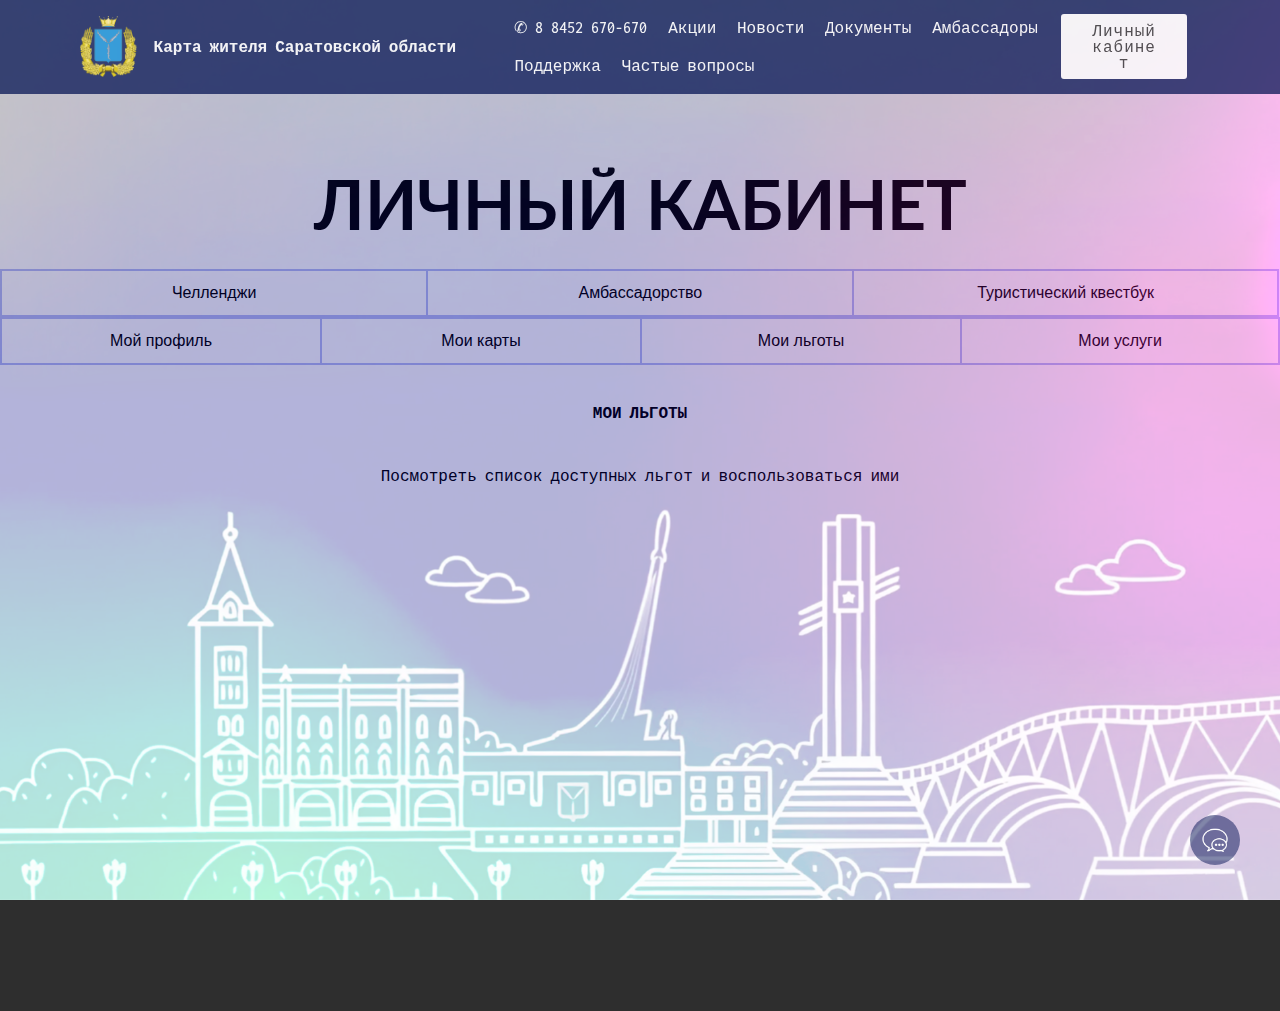
<file: index-lgot.html>
<!DOCTYPE html>
<html>

<head>
    <!-- Site made with Mobirise Website Builder v4.3.0, https://mobirise.com -->
    <meta charset="UTF-8">
    <meta http-equiv="X-UA-Compatible" content="IE=edge">
    <meta name="viewport" content="width=device-width, initial-scale=1">
    <link rel="shortcut icon" href="assets/images/logo2.png" type="image/x-icon">
    <meta name="description" content="">
    <title>Карта жителя Саратовской области</title>
    <link rel="stylesheet" href="assets/web/assets/mobirise-icons-bold/mobirise-icons-bold.css">
    <link rel="stylesheet" href="assets/web/assets/mobirise-icons/mobirise-icons.css">
    <link rel="stylesheet" href="assets/tether/tether.min.css">
    <link rel="stylesheet" href="assets/bootstrap/css/bootstrap.min.css">
    <link rel="stylesheet" href="assets/bootstrap/css/bootstrap-grid.min.css">
    <link rel="stylesheet" href="assets/bootstrap/css/bootstrap-reboot.min.css">
    <link rel="stylesheet" href="assets/dropdown/css/style.css">
    <link rel="stylesheet" href="assets/animate.css/animate.min.css">
    <link rel="stylesheet" href="assets/socicon/css/styles.css">
    <link rel="stylesheet" href="assets/theme/css/style.css">
    <link rel="stylesheet" href="assets/mobirise/css/mbr-additional.css" type="text/css">

    <meta charset="UTF-8">
    <meta name="viewport" content="width=device-width, initial-scale=1.0">
    <title>Document</title>
    <link rel="stylesheet" href="ChatbotStyle.css">
    <script src="ChatbotScript.js" defer></script>

</head>

<body>


    <section class="menu cid-qvQuOC5dxP" once="menu" id="menu1-d" data-rv-view="122" >


        <nav class="navbar navbar-expand beta-menu navbar-dropdown align-items-center navbar-fixed-top navbar-toggleable-sm transparent" style="opacity: 0.8; background-color: rgba(3, 18, 83, 0.918);">
            <button class="navbar-toggler navbar-toggler-right" type="button" data-toggle="collapse" data-target="#navbarSupportedContent" aria-controls="navbarSupportedContent" aria-expanded="false" aria-label="Toggle navigation">
            <div class="hamburger" >
                <span></span>
                <span></span>
                <span></span>
                <span></span>
            </div>
        </button>
            <div class="menu-logo" >
                <div class="navbar-brand">
                    <span class="navbar-logo">
                    <a>
                         <img src="assets/images/logo2.png" alt="Mobirise" media-simple="true" style="height: 3.8rem;">
                    </a>
                </span>
                    <span class="navbar-caption-wrap"><a class="navbar-caption text-white display-4 " href="index.html">
                        Карта жителя Саратовской области 
                    </a></span>
                </div>
            </div>
            <div class="collapse navbar-collapse" id="navbarSupportedContent">
                <ul class="navbar-nav nav-dropdown" data-app-modern-menu="true">
                    <li class="nav-item">
                        <a class="nav-link link text-white display-4">
                        
                            ✆ 8 8452 670-670
                    </a>
                    </li>
                    <li class="nav-item">
                        <a class="nav-link link text-white display-4">
                        
                        Акции
                    </a>
                    </li>
                    <li class="nav-item">
                        <a class="nav-link link text-white display-4">
                        
                        Новости
                    </a>
                    </li>


                    <li class="nav-item">
                    <a class="nav-link link text-white display-4">
                        
                        Документы
                    </a>
                    </li>
                    <li class="nav-item">
                    <a class="nav-link link text-white display-4" href="index-ambassador-info.html">
                        
                        Амбассадоры
                    </a>
                    </li>
                    <li class="nav-item">
                    <a class="nav-link link text-white display-4" href="index.html#form1-8">
                        
                        Поддержка
                    </a>
                    </li>
                    <li class="nav-item">
                        <a class="nav-link link text-white display-4">
                            
                            Частые вопросы
                        </a>
                        </li>

                </ul>
                <div class="navbar-buttons mbr-section-btn"><a class="btn btn-sm btn-white display-4" href="index1.html">
                    
                    Личный кабинет
                </a></div>
            </div>
        </nav>
    </section>

    <section class="cid-qvQeFy23Ch mbr-fullscreen mbr-parallax-background" id="header2-0" data-rv-view="124">

        

<div class="mbr-overlay " style="opacity: 0.7; background-color: rgb(255, 255, 255);">
    
    
    
    <div class="container" >
        <div class="container align-center">
            <div class="row justify-content-md-center">
                <div class="mbr-white col-md-10">
                    <h1 class="mbr-section-title mbr-bold pb-3 mbr-fonts-style display-1 text-black"><br><br>ЛИЧНЫЙ КАБИНЕТ</h1>

                </div>
            </div>
        </div>
        
        
    </div>


     <!-- Three buttons in a group -->

  
  <div class="btn-group" style="width:100%">
    <button style="width:33.3%"><a href="index-challenge.html" style="color: rgb(0, 0, 0)">Челленджи</a></button>
    <button style="width:33.3%"><a href="index-ambassador.html" style="color: rgb(0, 0, 0)">Амбассадорство</a></button>
    <button style="width:33.3%"><a href="index-turist.html" style="color: rgb(0, 0, 0)">Туристический квестбук</a></button>
  </div>
  <div class="btn-group " style="width:100%">
    <button style="width:25%"><a href="index-prof.html" style="color: rgb(0, 0, 0)">Мой профиль</a></button>
    <button style="width:25%"><a href="index-card.html" style="color: rgb(0, 0, 0)">Мои карты</a></button>
    <button style="width:25%"><a href="index-lgot.html" style="color: rgb(0, 0, 0)">Мои льготы</a></button>
    <button style="width:25%"><a href="index-usl.html" style="color: rgb(0, 0, 0)">Мои услуги</a></button>
  </div>
  
    
    <div class="container" >
        <div class="container align-center">
            <div class="row justify-content-md-center">
                <div class="mbr-white col-md-10">
                    <h1 class="mbr-section-title mbr-bold pb-3 mbr-fonts-style display-7 text-black"><br><br>МОИ ЛЬГОТЫ</h1>
                    <h5 class="mbr-section-title pb-3 mbr-fonts-style display-7 text-black"><br>Посмотреть список доступных льгот и воспользоваться ими</h5>
                </div>
            </div>
        </div>
        
        
    </div>
</div>
</div>
    <!--
        <div class="media-container-row-1" >
            <div class="card p-3 col-12 col-md-6 col-lg-4 text-black" style="background-color: rgba(255, 255, 255, 0.705);">
                <div class="card-wrapper media-container-row-1">
                    <div class="card-box align-center">
                        <h4 class="card-title pb-3 mbr-fonts-style display-5 " >
                            <a class="nav-link link text-black" href="index-profile.html#features1-1"><br>Мой профиль</h4></a>
                        <p class="mbr-text mbr-fonts-style display-7">
                            <a class="nav-link link text-black" href="index-profile.html#features1-1">
                                Узнать данные профиля<br> и изменить данные профиля<br><br>
                            </a>
                        </p>
                    </div>
                </div>
            </div>
            <div class="card p-3 col-12 col-md-6 col-lg-4 text-white" style="background-color: rgba(3, 18, 83, 0.651);">
                <div class="card-wrapper media-container-row-1 media-container-row-1">
                    <div class="card-box align-center nav-item">
                        <h4 class="card-title pb-3 mbr-fonts-style display-5">
                            <a class="nav-link link text-white" href="index-uslugi.html#features1-1"><br>Мои карты</a>
                        </h4>
                        <p class="mbr-text mbr-fonts-style display-7">
                            <a class="nav-link link text-white" href="index-uslugi.html#features1-1">
                                Узнать список<br>подключенных банковских карт<br><br>
                        </a> 
                        </p>
                        
                    </div>
                </div>
            </div>

            <div class="card p-3 col-12 col-md-6 col-12 col-md-6 col-lg-4 text-black" style="background-color: rgba(255, 255, 255, 0.705);">
                <div class="card-wrapper media-container-row-1">
                    <div class="card-box align-center">
                        <h4 class="card-title pb-3 mbr-fonts-style display-5">
                            <a class="nav-link link text-black" href=""><br>Мои льготы и услуги</h4></a>
                        <p class="mbr-text mbr-fonts-style display-7">
                            <a class="nav-link link text-black" href="index-uslugi.html#features1-1">
                                Узнать список доступных льгот и услуг<br> и воспользоваться ими<br><br>
                            </a>
                        </p>
                    </div>
                </div>
            </div>

            <div class="card p-3 col-12 col-md-6 col-lg-4 text-white" style="background-color: rgba(3, 18, 83, 0.651);">
                <div class="card-wrapper media-container-row-1">
                    <div class="card-box align-center">
                        <h4 class="card-title pb-3 mbr-fonts-style display-5">
                            <a class="nav-link link text-white" href=""><br>Я - амбассадор</h4></a>
                        <p class="mbr-text mbr-fonts-style display-7">
                            <a class="nav-link link text-white" href="">
                                Узнать количество накопленных баллов <br>и место в рейтинге
                        </a>
                        </p>
                    </div>
                </div>
            </div>

               
            <div class="card p-3 col-12 col-md-6 col-lg-4 text-black" style="background-color: rgba(255, 255, 255, 0.705);">
                <div class="card-wrapper media-container-row-1">
                    <div class="card-box align-center">
                        <h4 class="card-title pb-3 mbr-fonts-style display-5">
                            <a class="nav-link link text-black" href="index-chell.html#features1-1"><br>Челленджи</h4></a>
                        <p class="mbr-text mbr-fonts-style display-7">
                            <a class="nav-link link text-black" href="index-chell.html#features1-1">
                                Посмотреть список челленджей <br>и приступить к выполнению
                            </a>
                        </p>
                    </div>
                </div>
            </div>

            <div class="card p-3 col-12 col-md-6 col-lg-4 text-white" style="background-color: rgba(3, 18, 83, 0.651);">
                <div class="card-wrapper media-container-row-1">
                    <div class="card-box align-center">
                        <h4 class="card-title pb-3 mbr-fonts-style display-5">
                            <a class="nav-link link text-white" href="index-ambassador-lk.html#features1-1"><br>Туристический квестбук</h4></a>
                        <p class="mbr-text mbr-fonts-style display-7">
                            <a class="nav-link link text-white" href="index-ambassador-lk.html#features1-1">
                                Посмотреть доступные туристические маршруты и пройти их
                            </a>
                        </p>
                    </div>
                </div>
            </div>
        -->


        </div>
    </div>
        
    </section>

 

    
    <section once="" class="cid-qvQfX8F0kh" id="footer6-a" data-rv-view="167">





        <div class="container">
            <div class="media-container-row align-center mbr-white">
                <div class="col-12">
                    <p class="mbr-text mb-0 mbr-fonts-style display-7">
                        © Все права защищены 2024
                        <br>Версия: 1.17.5
                    </p>
                </div>
            </div>
        </div>
    </section>


    <script src="assets/web/assets/jquery/jquery.min.js"></script>
    <script src="assets/tether/tether.min.js"></script>
    <script src="assets/popper/popper.min.js"></script>
    <script src="assets/bootstrap/js/bootstrap.min.js"></script>
    <script src="assets/dropdown/js/script.min.js"></script>
    <script src="assets/touch-swipe/jquery.touch-swipe.min.js"></script>
    <script src="assets/viewport-checker/jquery.viewportchecker.js"></script>
    <script src="assets/smooth-scroll/smooth-scroll.js"></script>
    <script src="assets/bootstrap-carousel-swipe/bootstrap-carousel-swipe.js"></script>
    <script src="assets/social-likes/social-likes.js"></script>
    <script src="assets/jarallax/jarallax.min.js"></script>
    <script src="assets/theme/js/script.js"></script>
    <script src="assets/formoid/formoid.min.js"></script>


    <input name="animation" type="hidden">

    <button class="chatbot-toggler">
        <span class="material-symbols-outlined-1">
            <img src="иконка_сообщения.png" alt="">
        </span>
        <span class="material-symbols-outlined-1">
            <img src="крестик.png" alt="">
        </span>
    </button>
    <div class="chatbot">
        <header>
            <h4>Chatbot</h4>
            <span class="close-btn material-symbols-outlined-1">
                <img src="стрелка.png" alt="">
                
            </span>
        </header>
        <ul class="chatbox">
            <li class="chat incoming">
                <span class="material-symbols-outlined">
                    <img src="бот.png" alt="">
                </span>
                <p class="p">
                    Привет!
                    <br><span>Я - чат-бот помощник Карты жителя Саратовской области.</span>
                    <br><span>Ты можешь задать мне эти вопросы и я с радостью отвечу на каждый из них:</span>
                    <br><span class="v1">1. Что такое карта жителя?</span>
                    <br><span class="v2">2. Как оформить карту жителя?</span>
                    <br><span class="v3">3. Что такое амбассадорство?</span>
                    <br><span class="v4">4. Что такое квестбук?</span>
                    <br><span class="v5">5. Что такое система челленджей?</span>
                    <br><span class="v6">6. Как войти в личный кабинет?</span>
                    <br><span class="v7">7. Что делать если не получается войти в систему?</span>
                    <br><span class="v8">8. Где посмотеть мой рейтинг в амбассадорах?</span>
                    <br><span class="v9s">9. Как добавить свой маршрут на квестбук?</span> <br>
                </p>
            </li>
        </ul>
        <div class="chat-input">
            <textarea placeholder="Введите сообщения..." required></textarea>
            <span class="send-btn" class="material-symbols-outlined">
                <img src="самолетик.png" alt="">
                send
            </span>
        </div>
    </div>
</body>

</html>
</file>
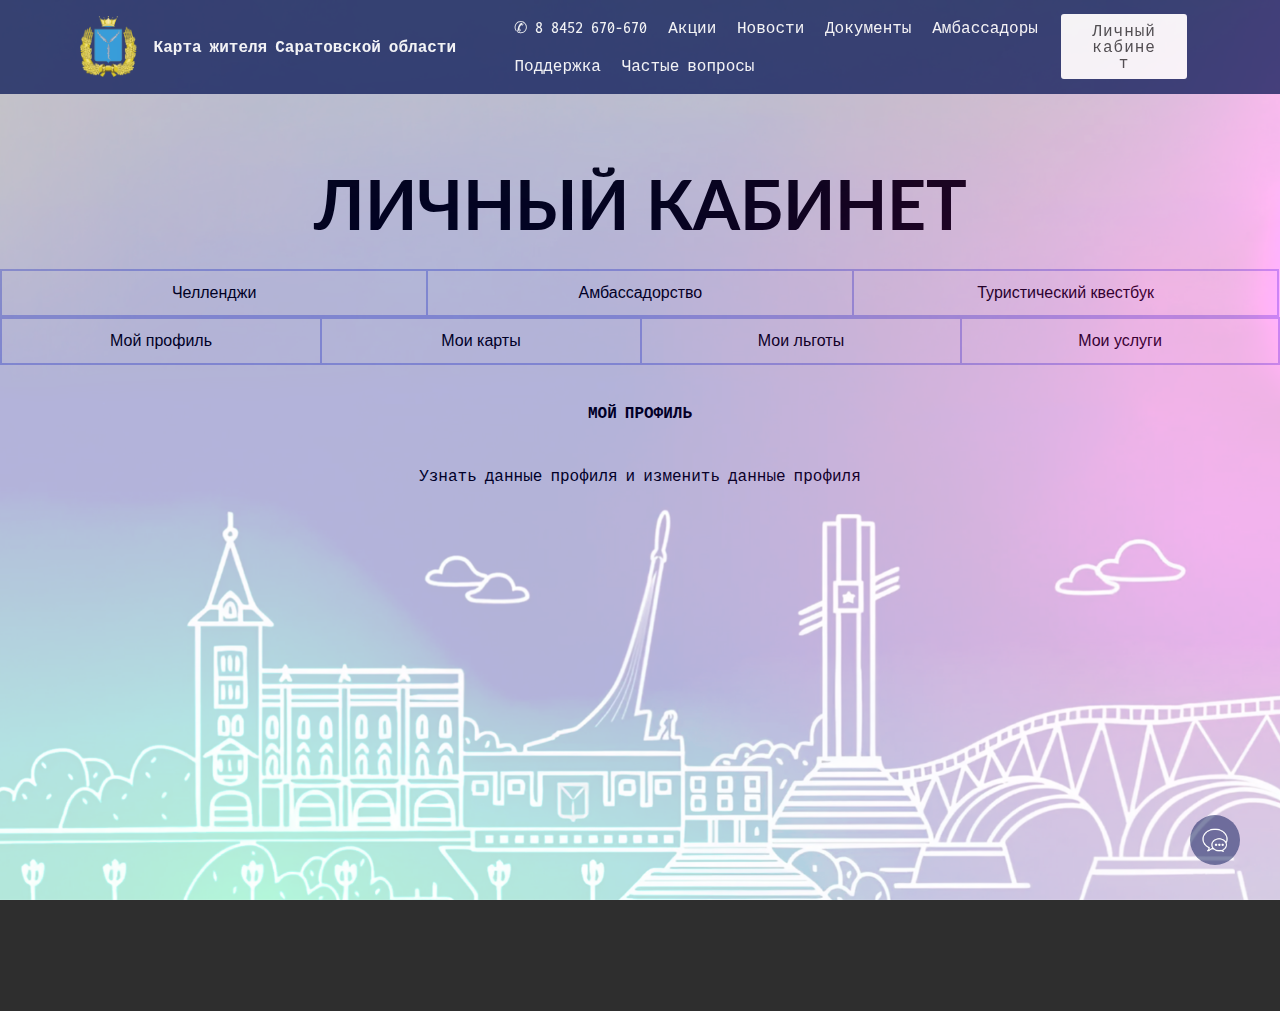
<file: index-prof.html>
<!DOCTYPE html>
<html>

<head>
    <!-- Site made with Mobirise Website Builder v4.3.0, https://mobirise.com -->
    <meta charset="UTF-8">
    <meta http-equiv="X-UA-Compatible" content="IE=edge">
    <meta name="viewport" content="width=device-width, initial-scale=1">
    <link rel="shortcut icon" href="assets/images/logo2.png" type="image/x-icon">
    <meta name="description" content="">
    <title>Карта жителя Саратовской области</title>
    <link rel="stylesheet" href="assets/web/assets/mobirise-icons-bold/mobirise-icons-bold.css">
    <link rel="stylesheet" href="assets/web/assets/mobirise-icons/mobirise-icons.css">
    <link rel="stylesheet" href="assets/tether/tether.min.css">
    <link rel="stylesheet" href="assets/bootstrap/css/bootstrap.min.css">
    <link rel="stylesheet" href="assets/bootstrap/css/bootstrap-grid.min.css">
    <link rel="stylesheet" href="assets/bootstrap/css/bootstrap-reboot.min.css">
    <link rel="stylesheet" href="assets/dropdown/css/style.css">
    <link rel="stylesheet" href="assets/animate.css/animate.min.css">
    <link rel="stylesheet" href="assets/socicon/css/styles.css">
    <link rel="stylesheet" href="assets/theme/css/style.css">
    <link rel="stylesheet" href="assets/mobirise/css/mbr-additional.css" type="text/css">

    <meta charset="UTF-8">
    <meta name="viewport" content="width=device-width, initial-scale=1.0">
    <title>Document</title>
    <link rel="stylesheet" href="ChatbotStyle.css">
    <script src="ChatbotScript.js" defer></script>

</head>

<body>


    <section class="menu cid-qvQuOC5dxP" once="menu" id="menu1-d" data-rv-view="122" >


        <nav class="navbar navbar-expand beta-menu navbar-dropdown align-items-center navbar-fixed-top navbar-toggleable-sm transparent" style="opacity: 0.8; background-color: rgba(3, 18, 83, 0.918);">
            <button class="navbar-toggler navbar-toggler-right" type="button" data-toggle="collapse" data-target="#navbarSupportedContent" aria-controls="navbarSupportedContent" aria-expanded="false" aria-label="Toggle navigation">
            <div class="hamburger" >
                <span></span>
                <span></span>
                <span></span>
                <span></span>
            </div>
        </button>
            <div class="menu-logo" >
                <div class="navbar-brand">
                    <span class="navbar-logo">
                    <a>
                         <img src="assets/images/logo2.png" alt="Mobirise" media-simple="true" style="height: 3.8rem;">
                    </a>
                </span>
                    <span class="navbar-caption-wrap"><a class="navbar-caption text-white display-4 " href="index.html">
                        Карта жителя Саратовской области 
                    </a></span>
                </div>
            </div>
            <div class="collapse navbar-collapse" id="navbarSupportedContent">
                <ul class="navbar-nav nav-dropdown" data-app-modern-menu="true">
                    <li class="nav-item">
                        <a class="nav-link link text-white display-4">
                        
                            ✆ 8 8452 670-670
                    </a>
                    </li>
                    <li class="nav-item">
                        <a class="nav-link link text-white display-4">
                        
                        Акции
                    </a>
                    </li>
                    <li class="nav-item">
                        <a class="nav-link link text-white display-4">
                        
                        Новости
                    </a>
                    </li>


                    <li class="nav-item">
                    <a class="nav-link link text-white display-4">
                        
                        Документы
                    </a>
                    </li>
                    <li class="nav-item">
                    <a class="nav-link link text-white display-4" href="index-ambassador-info.html">
                        
                        Амбассадоры
                    </a>
                    </li>
                    <li class="nav-item">
                    <a class="nav-link link text-white display-4" href="index.html#form1-8">
                        
                        Поддержка
                    </a>
                    </li>
                    <li class="nav-item">
                        <a class="nav-link link text-white display-4">
                            
                            Частые вопросы
                        </a>
                        </li>

                </ul>
                <div class="navbar-buttons mbr-section-btn"><a class="btn btn-sm btn-white display-4" href="index1.html">
                    
                    Личный кабинет
                </a></div>
            </div>
        </nav>
    </section>

    <section class="cid-qvQeFy23Ch mbr-fullscreen mbr-parallax-background" id="header2-0" data-rv-view="124">

        

<div class="mbr-overlay " style="opacity: 0.7; background-color: rgb(255, 255, 255);">
    
    
    
    <div class="container" >
        <div class="container align-center">
            <div class="row justify-content-md-center">
                <div class="mbr-white col-md-10">
                    <h1 class="mbr-section-title mbr-bold pb-3 mbr-fonts-style display-1 text-black"><br><br>ЛИЧНЫЙ КАБИНЕТ</h1>

                </div>
            </div>
        </div>
        
        
    </div>


     <!-- Three buttons in a group -->

  
  <div class="btn-group" style="width:100%">
    <button style="width:33.3%"><a href="index-challenge.html" style="color: rgb(0, 0, 0)">Челленджи</a></button>
    <button style="width:33.3%"><a href="index-ambassador.html" style="color: rgb(0, 0, 0)">Амбассадорство</a></button>
    <button style="width:33.3%"><a href="index-turist.html" style="color: rgb(0, 0, 0)">Туристический квестбук</a></button>
  </div>
  <div class="btn-group " style="width:100%">
    <button style="width:25%"><a href="index-prof.html" style="color: rgb(0, 0, 0)">Мой профиль</a></button>
    <button style="width:25%"><a href="index-card.html" style="color: rgb(0, 0, 0)">Мои карты</a></button>
    <button style="width:25%"><a href="index-lgot.html" style="color: rgb(0, 0, 0)">Мои льготы</a></button>
    <button style="width:25%"><a href="index-usl.html" style="color: rgb(0, 0, 0)">Мои услуги</a></button>
  </div>
  <div class="container" >
    <div class="container align-center">
        <div class="row justify-content-md-center">
            <div class="mbr-white col-md-10">
                <h1 class="mbr-section-title mbr-bold pb-3 mbr-fonts-style display-7 text-black"><br><br>МОЙ ПРОФИЛЬ</h1>
                <h5 class="mbr-section-title pb-3 mbr-fonts-style display-7 text-black"><br>Узнать данные профиля и изменить данные профиля</h5>
            </div>
        </div>
    </div>
    
    
</div>
    
    
</div>
</div>
    <!--
        <div class="media-container-row-1" >
            <div class="card p-3 col-12 col-md-6 col-lg-4 text-black" style="background-color: rgba(255, 255, 255, 0.705);">
                <div class="card-wrapper media-container-row-1">
                    <div class="card-box align-center">
                        <h4 class="card-title pb-3 mbr-fonts-style display-5 " >
                            <a class="nav-link link text-black" href="index-profile.html#features1-1"><br>Мой профиль</h4></a>
                        <p class="mbr-text mbr-fonts-style display-7">
                            <a class="nav-link link text-black" href="index-profile.html#features1-1">
                                Узнать данные профиля<br> и изменить данные профиля<br><br>
                            </a>
                        </p>
                    </div>
                </div>
            </div>
            <div class="card p-3 col-12 col-md-6 col-lg-4 text-white" style="background-color: rgba(3, 18, 83, 0.651);">
                <div class="card-wrapper media-container-row-1 media-container-row-1">
                    <div class="card-box align-center nav-item">
                        <h4 class="card-title pb-3 mbr-fonts-style display-5">
                            <a class="nav-link link text-white" href="index-uslugi.html#features1-1"><br>Мои карты</a>
                        </h4>
                        <p class="mbr-text mbr-fonts-style display-7">
                            <a class="nav-link link text-white" href="index-uslugi.html#features1-1">
                                Узнать список<br>подключенных банковских карт<br><br>
                        </a> 
                        </p>
                        
                    </div>
                </div>
            </div>

            <div class="card p-3 col-12 col-md-6 col-12 col-md-6 col-lg-4 text-black" style="background-color: rgba(255, 255, 255, 0.705);">
                <div class="card-wrapper media-container-row-1">
                    <div class="card-box align-center">
                        <h4 class="card-title pb-3 mbr-fonts-style display-5">
                            <a class="nav-link link text-black" href=""><br>Мои льготы и услуги</h4></a>
                        <p class="mbr-text mbr-fonts-style display-7">
                            <a class="nav-link link text-black" href="index-uslugi.html#features1-1">
                                Узнать список доступных льгот и услуг<br> и воспользоваться ими<br><br>
                            </a>
                        </p>
                    </div>
                </div>
            </div>

            <div class="card p-3 col-12 col-md-6 col-lg-4 text-white" style="background-color: rgba(3, 18, 83, 0.651);">
                <div class="card-wrapper media-container-row-1">
                    <div class="card-box align-center">
                        <h4 class="card-title pb-3 mbr-fonts-style display-5">
                            <a class="nav-link link text-white" href=""><br>Я - амбассадор</h4></a>
                        <p class="mbr-text mbr-fonts-style display-7">
                            <a class="nav-link link text-white" href="">
                                Узнать количество накопленных баллов <br>и место в рейтинге
                        </a>
                        </p>
                    </div>
                </div>
            </div>

               
            <div class="card p-3 col-12 col-md-6 col-lg-4 text-black" style="background-color: rgba(255, 255, 255, 0.705);">
                <div class="card-wrapper media-container-row-1">
                    <div class="card-box align-center">
                        <h4 class="card-title pb-3 mbr-fonts-style display-5">
                            <a class="nav-link link text-black" href="index-chell.html#features1-1"><br>Челленджи</h4></a>
                        <p class="mbr-text mbr-fonts-style display-7">
                            <a class="nav-link link text-black" href="index-chell.html#features1-1">
                                Посмотреть список челленджей <br>и приступить к выполнению
                            </a>
                        </p>
                    </div>
                </div>
            </div>

            <div class="card p-3 col-12 col-md-6 col-lg-4 text-white" style="background-color: rgba(3, 18, 83, 0.651);">
                <div class="card-wrapper media-container-row-1">
                    <div class="card-box align-center">
                        <h4 class="card-title pb-3 mbr-fonts-style display-5">
                            <a class="nav-link link text-white" href="index-ambassador-lk.html#features1-1"><br>Туристический квестбук</h4></a>
                        <p class="mbr-text mbr-fonts-style display-7">
                            <a class="nav-link link text-white" href="index-ambassador-lk.html#features1-1">
                                Посмотреть доступные туристические маршруты и пройти их
                            </a>
                        </p>
                    </div>
                </div>
            </div>
        -->


        </div>
    </div>
        
    </section>

 

    
    <section once="" class="cid-qvQfX8F0kh" id="footer6-a" data-rv-view="167">





        <div class="container">
            <div class="media-container-row align-center mbr-white">
                <div class="col-12">
                    <p class="mbr-text mb-0 mbr-fonts-style display-7">
                        © Все права защищены 2024
                        <br>Версия: 1.17.5
                    </p>
                </div>
            </div>
        </div>
    </section>


    <script src="assets/web/assets/jquery/jquery.min.js"></script>
    <script src="assets/tether/tether.min.js"></script>
    <script src="assets/popper/popper.min.js"></script>
    <script src="assets/bootstrap/js/bootstrap.min.js"></script>
    <script src="assets/dropdown/js/script.min.js"></script>
    <script src="assets/touch-swipe/jquery.touch-swipe.min.js"></script>
    <script src="assets/viewport-checker/jquery.viewportchecker.js"></script>
    <script src="assets/smooth-scroll/smooth-scroll.js"></script>
    <script src="assets/bootstrap-carousel-swipe/bootstrap-carousel-swipe.js"></script>
    <script src="assets/social-likes/social-likes.js"></script>
    <script src="assets/jarallax/jarallax.min.js"></script>
    <script src="assets/theme/js/script.js"></script>
    <script src="assets/formoid/formoid.min.js"></script>


    <input name="animation" type="hidden">

    <button class="chatbot-toggler">
        <span class="material-symbols-outlined-1">
            <img src="иконка_сообщения.png" alt="">
        </span>
        <span class="material-symbols-outlined-1">
            <img src="крестик.png" alt="">
        </span>
    </button>
    <div class="chatbot">
        <header>
            <h4>Chatbot</h4>
            <span class="close-btn material-symbols-outlined-1">
                <img src="стрелка.png" alt="">
                
            </span>
        </header>
        <ul class="chatbox">
            <li class="chat incoming">
                <span class="material-symbols-outlined">
                    <img src="бот.png" alt="">
                </span>
                <p class="p">
                    Привет!
                    <br><span>Я - чат-бот помощник Карты жителя Саратовской области.</span>
                    <br><span>Ты можешь задать мне эти вопросы и я с радостью отвечу на каждый из них:</span>
                    <br><span class="v1">1. Что такое карта жителя?</span>
                    <br><span class="v2">2. Как оформить карту жителя?</span>
                    <br><span class="v3">3. Что такое амбассадорство?</span>
                    <br><span class="v4">4. Что такое квестбук?</span>
                    <br><span class="v5">5. Что такое система челленджей?</span>
                    <br><span class="v6">6. Как войти в личный кабинет?</span>
                    <br><span class="v7">7. Что делать если не получается войти в систему?</span>
                    <br><span class="v8">8. Где посмотеть мой рейтинг в амбассадорах?</span>
                    <br><span class="v9s">9. Как добавить свой маршрут на квестбук?</span> <br>
                </p>
            </li>
        </ul>
        <div class="chat-input">
            <textarea placeholder="Введите сообщения..." required></textarea>
            <span class="send-btn" class="material-symbols-outlined">
                <img src="самолетик.png" alt="">
                send
            </span>
        </div>
    </div>
</body>

</html>
</file>
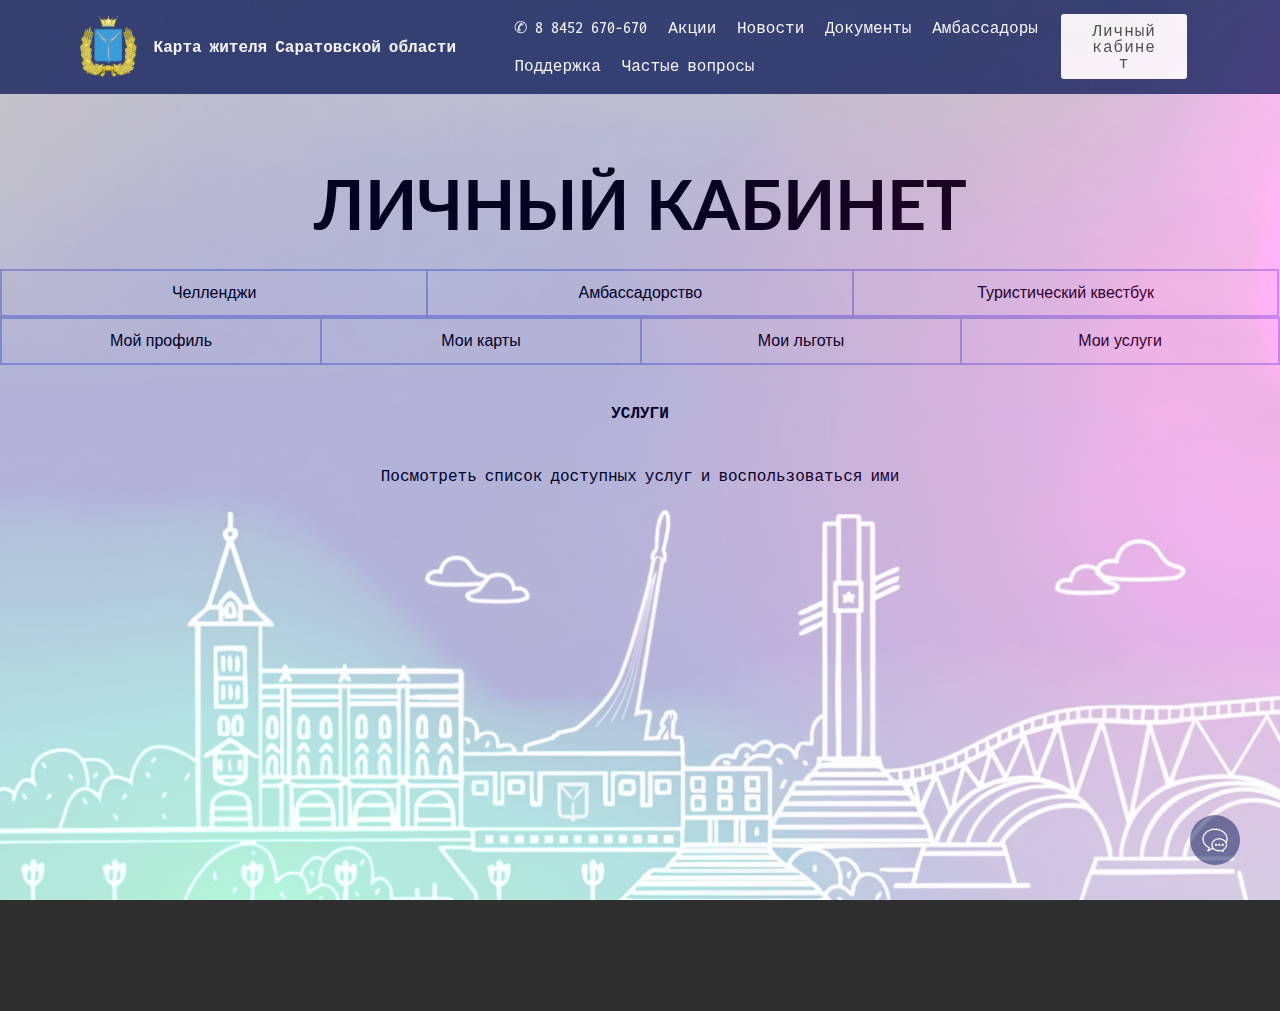
<file: index-usl.html>
<!DOCTYPE html>
<html>

<head>
    <!-- Site made with Mobirise Website Builder v4.3.0, https://mobirise.com -->
    <meta charset="UTF-8">
    <meta http-equiv="X-UA-Compatible" content="IE=edge">
    <meta name="viewport" content="width=device-width, initial-scale=1">
    <link rel="shortcut icon" href="assets/images/logo2.png" type="image/x-icon">
    <meta name="description" content="">
    <title>Карта жителя Саратовской области</title>
    <link rel="stylesheet" href="assets/web/assets/mobirise-icons-bold/mobirise-icons-bold.css">
    <link rel="stylesheet" href="assets/web/assets/mobirise-icons/mobirise-icons.css">
    <link rel="stylesheet" href="assets/tether/tether.min.css">
    <link rel="stylesheet" href="assets/bootstrap/css/bootstrap.min.css">
    <link rel="stylesheet" href="assets/bootstrap/css/bootstrap-grid.min.css">
    <link rel="stylesheet" href="assets/bootstrap/css/bootstrap-reboot.min.css">
    <link rel="stylesheet" href="assets/dropdown/css/style.css">
    <link rel="stylesheet" href="assets/animate.css/animate.min.css">
    <link rel="stylesheet" href="assets/socicon/css/styles.css">
    <link rel="stylesheet" href="assets/theme/css/style.css">
    <link rel="stylesheet" href="assets/mobirise/css/mbr-additional.css" type="text/css">

    <meta charset="UTF-8">
    <meta name="viewport" content="width=device-width, initial-scale=1.0">
    <title>Document</title>
    <link rel="stylesheet" href="ChatbotStyle.css">
    <script src="ChatbotScript.js" defer></script>

</head>

<body>


    <section class="menu cid-qvQuOC5dxP" once="menu" id="menu1-d" data-rv-view="122" >


        <nav class="navbar navbar-expand beta-menu navbar-dropdown align-items-center navbar-fixed-top navbar-toggleable-sm transparent" style="opacity: 0.8; background-color: rgba(3, 18, 83, 0.918);">
            <button class="navbar-toggler navbar-toggler-right" type="button" data-toggle="collapse" data-target="#navbarSupportedContent" aria-controls="navbarSupportedContent" aria-expanded="false" aria-label="Toggle navigation">
            <div class="hamburger" >
                <span></span>
                <span></span>
                <span></span>
                <span></span>
            </div>
        </button>
            <div class="menu-logo" >
                <div class="navbar-brand">
                    <span class="navbar-logo">
                    <a>
                         <img src="assets/images/logo2.png" alt="Mobirise" media-simple="true" style="height: 3.8rem;">
                    </a>
                </span>
                    <span class="navbar-caption-wrap"><a class="navbar-caption text-white display-4 " href="index.html">
                        Карта жителя Саратовской области 
                    </a></span>
                </div>
            </div>
            <div class="collapse navbar-collapse" id="navbarSupportedContent">
                <ul class="navbar-nav nav-dropdown" data-app-modern-menu="true">
                    <li class="nav-item">
                        <a class="nav-link link text-white display-4">
                        
                            ✆ 8 8452 670-670
                    </a>
                    </li>
                    <li class="nav-item">
                        <a class="nav-link link text-white display-4">
                        
                        Акции
                    </a>
                    </li>
                    <li class="nav-item">
                        <a class="nav-link link text-white display-4">
                        
                        Новости
                    </a>
                    </li>


                    <li class="nav-item">
                    <a class="nav-link link text-white display-4">
                        
                        Документы
                    </a>
                    </li>
                    <li class="nav-item">
                    <a class="nav-link link text-white display-4" href="index-ambassador-info.html">
                        
                        Амбассадоры
                    </a>
                    </li>
                    <li class="nav-item">
                    <a class="nav-link link text-white display-4" href="index.html#form1-8">
                        
                        Поддержка
                    </a>
                    </li>
                    <li class="nav-item">
                        <a class="nav-link link text-white display-4">
                            
                            Частые вопросы
                        </a>
                        </li>

                </ul>
                <div class="navbar-buttons mbr-section-btn"><a class="btn btn-sm btn-white display-4" href="index1.html">
                    
                    Личный кабинет
                </a></div>
            </div>
        </nav>
    </section>

    <section class="cid-qvQeFy23Ch mbr-fullscreen mbr-parallax-background" id="header2-0" data-rv-view="124">

        

<div class="mbr-overlay " style="opacity: 0.7; background-color: rgb(255, 255, 255);">
    
    
    
    <div class="container" >
        <div class="container align-center">
            <div class="row justify-content-md-center">
                <div class="mbr-white col-md-10">
                    <h1 class="mbr-section-title mbr-bold pb-3 mbr-fonts-style display-1 text-black"><br><br>ЛИЧНЫЙ КАБИНЕТ</h1>

                </div>
            </div>
        </div>
        
        
    </div>


     <!-- Three buttons in a group -->

  
  <div class="btn-group" style="width:100%">
    <button style="width:33.3%"><a href="index-challenge.html" style="color: rgb(0, 0, 0)">Челленджи</a></button>
    <button style="width:33.3%"><a href="index-ambassador.html" style="color: rgb(0, 0, 0)">Амбассадорство</a></button>
    <button style="width:33.3%"><a href="index-turist.html" style="color: rgb(0, 0, 0)">Туристический квестбук</a></button>
  </div>
  <div class="btn-group " style="width:100%">
    <button style="width:25%"><a href="index-prof.html" style="color: rgb(0, 0, 0)">Мой профиль</a></button>
    <button style="width:25%"><a href="index-card.html" style="color: rgb(0, 0, 0)">Мои карты</a></button>
    <button style="width:25%"><a href="index-lgot.html" style="color: rgb(0, 0, 0)">Мои льготы</a></button>
    <button style="width:25%"><a href="index-usl.html" style="color: rgb(0, 0, 0)">Мои услуги</a></button>
  </div>
  <div class="container" >
    <div class="container align-center">
        <div class="row justify-content-md-center">
            <div class="mbr-white col-md-10">
                <h1 class="mbr-section-title mbr-bold pb-3 mbr-fonts-style display-7 text-black"><br><br>УСЛУГИ</h1>
                <h5 class="mbr-section-title pb-3 mbr-fonts-style display-7 text-black"><br>Посмотреть список доступных услуг и воспользоваться ими</h5>
            </div>
        </div>
    </div>
    
    
</div>
    
    
</div>
</div>
    <!--
        <div class="media-container-row-1" >
            <div class="card p-3 col-12 col-md-6 col-lg-4 text-black" style="background-color: rgba(255, 255, 255, 0.705);">
                <div class="card-wrapper media-container-row-1">
                    <div class="card-box align-center">
                        <h4 class="card-title pb-3 mbr-fonts-style display-5 " >
                            <a class="nav-link link text-black" href="index-profile.html#features1-1"><br>Мой профиль</h4></a>
                        <p class="mbr-text mbr-fonts-style display-7">
                            <a class="nav-link link text-black" href="index-profile.html#features1-1">
                                Узнать данные профиля<br> и изменить данные профиля<br><br>
                            </a>
                        </p>
                    </div>
                </div>
            </div>
            <div class="card p-3 col-12 col-md-6 col-lg-4 text-white" style="background-color: rgba(3, 18, 83, 0.651);">
                <div class="card-wrapper media-container-row-1 media-container-row-1">
                    <div class="card-box align-center nav-item">
                        <h4 class="card-title pb-3 mbr-fonts-style display-5">
                            <a class="nav-link link text-white" href="index-uslugi.html#features1-1"><br>Мои карты</a>
                        </h4>
                        <p class="mbr-text mbr-fonts-style display-7">
                            <a class="nav-link link text-white" href="index-uslugi.html#features1-1">
                                Узнать список<br>подключенных банковских карт<br><br>
                        </a> 
                        </p>
                        
                    </div>
                </div>
            </div>

            <div class="card p-3 col-12 col-md-6 col-12 col-md-6 col-lg-4 text-black" style="background-color: rgba(255, 255, 255, 0.705);">
                <div class="card-wrapper media-container-row-1">
                    <div class="card-box align-center">
                        <h4 class="card-title pb-3 mbr-fonts-style display-5">
                            <a class="nav-link link text-black" href=""><br>Мои льготы и услуги</h4></a>
                        <p class="mbr-text mbr-fonts-style display-7">
                            <a class="nav-link link text-black" href="index-uslugi.html#features1-1">
                                Узнать список доступных льгот и услуг<br> и воспользоваться ими<br><br>
                            </a>
                        </p>
                    </div>
                </div>
            </div>

            <div class="card p-3 col-12 col-md-6 col-lg-4 text-white" style="background-color: rgba(3, 18, 83, 0.651);">
                <div class="card-wrapper media-container-row-1">
                    <div class="card-box align-center">
                        <h4 class="card-title pb-3 mbr-fonts-style display-5">
                            <a class="nav-link link text-white" href=""><br>Я - амбассадор</h4></a>
                        <p class="mbr-text mbr-fonts-style display-7">
                            <a class="nav-link link text-white" href="">
                                Узнать количество накопленных баллов <br>и место в рейтинге
                        </a>
                        </p>
                    </div>
                </div>
            </div>

               
            <div class="card p-3 col-12 col-md-6 col-lg-4 text-black" style="background-color: rgba(255, 255, 255, 0.705);">
                <div class="card-wrapper media-container-row-1">
                    <div class="card-box align-center">
                        <h4 class="card-title pb-3 mbr-fonts-style display-5">
                            <a class="nav-link link text-black" href="index-chell.html#features1-1"><br>Челленджи</h4></a>
                        <p class="mbr-text mbr-fonts-style display-7">
                            <a class="nav-link link text-black" href="index-chell.html#features1-1">
                                Посмотреть список челленджей <br>и приступить к выполнению
                            </a>
                        </p>
                    </div>
                </div>
            </div>

            <div class="card p-3 col-12 col-md-6 col-lg-4 text-white" style="background-color: rgba(3, 18, 83, 0.651);">
                <div class="card-wrapper media-container-row-1">
                    <div class="card-box align-center">
                        <h4 class="card-title pb-3 mbr-fonts-style display-5">
                            <a class="nav-link link text-white" href="index-ambassador-lk.html#features1-1"><br>Туристический квестбук</h4></a>
                        <p class="mbr-text mbr-fonts-style display-7">
                            <a class="nav-link link text-white" href="index-ambassador-lk.html#features1-1">
                                Посмотреть доступные туристические маршруты и пройти их
                            </a>
                        </p>
                    </div>
                </div>
            </div>
        -->


        </div>
    </div>
        
    </section>

 

    
    <section once="" class="cid-qvQfX8F0kh" id="footer6-a" data-rv-view="167">





        <div class="container">
            <div class="media-container-row align-center mbr-white">
                <div class="col-12">
                    <p class="mbr-text mb-0 mbr-fonts-style display-7">
                        © Все права защищены 2024
                        <br>Версия: 1.17.5
                    </p>
                </div>
            </div>
        </div>
    </section>


    <script src="assets/web/assets/jquery/jquery.min.js"></script>
    <script src="assets/tether/tether.min.js"></script>
    <script src="assets/popper/popper.min.js"></script>
    <script src="assets/bootstrap/js/bootstrap.min.js"></script>
    <script src="assets/dropdown/js/script.min.js"></script>
    <script src="assets/touch-swipe/jquery.touch-swipe.min.js"></script>
    <script src="assets/viewport-checker/jquery.viewportchecker.js"></script>
    <script src="assets/smooth-scroll/smooth-scroll.js"></script>
    <script src="assets/bootstrap-carousel-swipe/bootstrap-carousel-swipe.js"></script>
    <script src="assets/social-likes/social-likes.js"></script>
    <script src="assets/jarallax/jarallax.min.js"></script>
    <script src="assets/theme/js/script.js"></script>
    <script src="assets/formoid/formoid.min.js"></script>


    <input name="animation" type="hidden">

    <button class="chatbot-toggler">
        <span class="material-symbols-outlined-1">
            <img src="иконка_сообщения.png" alt="">
        </span>
        <span class="material-symbols-outlined-1">
            <img src="крестик.png" alt="">
        </span>
    </button>
    <div class="chatbot">
        <header>
            <h4>Chatbot</h4>
            <span class="close-btn material-symbols-outlined-1">
                <img src="стрелка.png" alt="">
                
            </span>
        </header>
        <ul class="chatbox">
            <li class="chat incoming">
                <span class="material-symbols-outlined">
                    <img src="бот.png" alt="">
                </span>
                <p class="p">
                    Привет!
                    <br><span>Я - чат-бот помощник Карты жителя Саратовской области.</span>
                    <br><span>Ты можешь задать мне эти вопросы и я с радостью отвечу на каждый из них:</span>
                    <br><span class="v1">1. Что такое карта жителя?</span>
                    <br><span class="v2">2. Как оформить карту жителя?</span>
                    <br><span class="v3">3. Что такое амбассадорство?</span>
                    <br><span class="v4">4. Что такое квестбук?</span>
                    <br><span class="v5">5. Что такое система челленджей?</span>
                    <br><span class="v6">6. Как войти в личный кабинет?</span>
                    <br><span class="v7">7. Что делать если не получается войти в систему?</span>
                    <br><span class="v8">8. Где посмотеть мой рейтинг в амбассадорах?</span>
                    <br><span class="v9s">9. Как добавить свой маршрут на квестбук?</span> <br>
                </p>
            </li>
        </ul>
        <div class="chat-input">
            <textarea placeholder="Введите сообщения..." required></textarea>
            <span class="send-btn" class="material-symbols-outlined">
                <img src="самолетик.png" alt="">
                send
            </span>
        </div>
    </div>
</body>

</html>
</file>
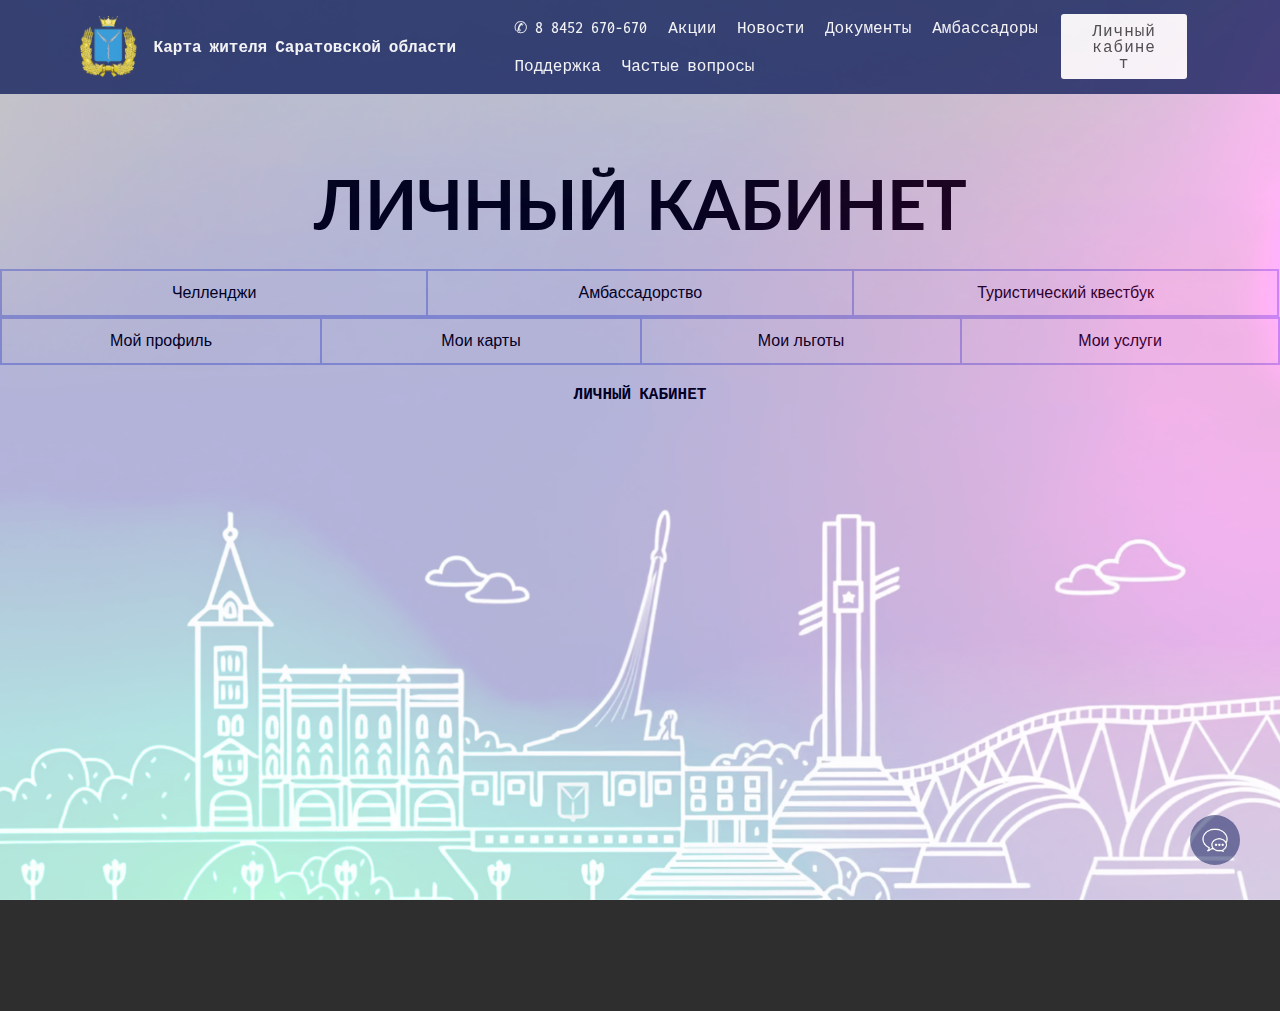
<file: index1.html>
<!DOCTYPE html>
<html>

<head>
    <!-- Site made with Mobirise Website Builder v4.3.0, https://mobirise.com -->
    <meta charset="UTF-8">
    <meta http-equiv="X-UA-Compatible" content="IE=edge">
    <meta name="viewport" content="width=device-width, initial-scale=1">
    <link rel="shortcut icon" href="assets/images/logo2.png" type="image/x-icon">
    <meta name="description" content="">
    <title>Карта жителя Саратовской области</title>
    <link rel="stylesheet" href="assets/web/assets/mobirise-icons-bold/mobirise-icons-bold.css">
    <link rel="stylesheet" href="assets/web/assets/mobirise-icons/mobirise-icons.css">
    <link rel="stylesheet" href="assets/tether/tether.min.css">
    <link rel="stylesheet" href="assets/bootstrap/css/bootstrap.min.css">
    <link rel="stylesheet" href="assets/bootstrap/css/bootstrap-grid.min.css">
    <link rel="stylesheet" href="assets/bootstrap/css/bootstrap-reboot.min.css">
    <link rel="stylesheet" href="assets/dropdown/css/style.css">
    <link rel="stylesheet" href="assets/animate.css/animate.min.css">
    <link rel="stylesheet" href="assets/socicon/css/styles.css">
    <link rel="stylesheet" href="assets/theme/css/style.css">
    <link rel="stylesheet" href="assets/mobirise/css/mbr-additional.css" type="text/css">

    <meta charset="UTF-8">
    <meta name="viewport" content="width=device-width, initial-scale=1.0">
    <title>Document</title>
    <link rel="stylesheet" href="ChatbotStyle.css">
    <script src="ChatbotScript.js" defer></script>

</head>

<body>


    <section class="menu cid-qvQuOC5dxP" once="menu" id="menu1-d" data-rv-view="122" >


        <nav class="navbar navbar-expand beta-menu navbar-dropdown align-items-center navbar-fixed-top navbar-toggleable-sm transparent" style="opacity: 0.8; background-color: rgba(3, 18, 83, 0.918);">
            <button class="navbar-toggler navbar-toggler-right" type="button" data-toggle="collapse" data-target="#navbarSupportedContent" aria-controls="navbarSupportedContent" aria-expanded="false" aria-label="Toggle navigation">
            <div class="hamburger" >
                <span></span>
                <span></span>
                <span></span>
                <span></span>
            </div>
        </button>
            <div class="menu-logo" >
                <div class="navbar-brand">
                    <span class="navbar-logo">
                    <a>
                         <img src="assets/images/logo2.png" alt="Mobirise" media-simple="true" style="height: 3.8rem;">
                    </a>
                </span>
                    <span class="navbar-caption-wrap"><a class="navbar-caption text-white display-4 " href="index.html">
                        Карта жителя Саратовской области 
                    </a></span>
                </div>
            </div>
            <div class="collapse navbar-collapse" id="navbarSupportedContent">
                <ul class="navbar-nav nav-dropdown" data-app-modern-menu="true">
                    <li class="nav-item">
                        <a class="nav-link link text-white display-4">
                        
                            ✆ 8 8452 670-670
                    </a>
                    </li>
                    <li class="nav-item">
                        <a class="nav-link link text-white display-4">
                        
                        Акции
                    </a>
                    </li>
                    <li class="nav-item">
                        <a class="nav-link link text-white display-4">
                        
                        Новости
                    </a>
                    </li>


                    <li class="nav-item">
                    <a class="nav-link link text-white display-4">
                        
                        Документы
                    </a>
                    </li>
                    <li class="nav-item">
                    <a class="nav-link link text-white display-4" href="index-ambassador-info.html">
                        
                        Амбассадоры
                    </a>
                    </li>
                    <li class="nav-item">
                    <a class="nav-link link text-white display-4" href="index.html#form1-8">
                        
                        Поддержка
                    </a>
                    </li>
                    <li class="nav-item">
                        <a class="nav-link link text-white display-4">
                            
                            Частые вопросы
                        </a>
                        </li>

                </ul>
                <div class="navbar-buttons mbr-section-btn"><a class="btn btn-sm btn-white display-4" href="index1.html">
                    
                    Личный кабинет
                </a></div>
            </div>
        </nav>
    </section>

    <section class="cid-qvQeFy23Ch mbr-fullscreen mbr-parallax-background" id="header2-0" data-rv-view="124">

        

<div class="mbr-overlay " style="opacity: 0.7; background-color: rgb(255, 255, 255);">
    
    
    
    <div class="container" >
        <div class="container align-center">
            <div class="row justify-content-md-center">
                <div class="mbr-white col-md-10">
                    <h1 class="mbr-section-title mbr-bold pb-3 mbr-fonts-style display-1 text-black"><br><br>ЛИЧНЫЙ КАБИНЕТ</h1>

                </div>
            </div>
        </div>
        
        
    </div>


     <!-- Three buttons in a group -->

  
  <div class="btn-group" style="width:100%">
    <button style="width:33.3%"><a href="index-challenge.html" style="color: rgb(0, 0, 0)">Челленджи</a></button>
    <button style="width:33.3%"><a href="index-ambassador.html" style="color: rgb(0, 0, 0)">Амбассадорство</a></button>
    <button style="width:33.3%"><a href="index-turist.html" style="color: rgb(0, 0, 0)">Туристический квестбук</a></button>
  </div>
  <div class="btn-group " style="width:100%">
    <button style="width:25%"><a href="index-prof.html" style="color: rgb(0, 0, 0)">Мой профиль</a></button>
    <button style="width:25%"><a href="index-card.html" style="color: rgb(0, 0, 0)">Мои карты</a></button>
    <button style="width:25%"><a href="index-lgot.html" style="color: rgb(0, 0, 0)">Мои льготы</a></button>
    <button style="width:25%"><a href="index-usl.html" style="color: rgb(0, 0, 0)">Мои услуги</a></button>
  </div>
  <div class="container" >
    <div class="container align-center">
        <div class="row justify-content-md-center">
            <div class="mbr-white col-md-10">
                <h5 class="mbr-section-title mbr-bold pb-3 mbr-fonts-style display-7 text-black"><br>ЛИЧНЫЙ КАБИНЕТ</h5>

            </div>
        </div>
    </div>
    
    
</div>
</div>
    <!--
        <div class="media-container-row-1" >
            <div class="card p-3 col-12 col-md-6 col-lg-4 text-black" style="background-color: rgba(255, 255, 255, 0.705);">
                <div class="card-wrapper media-container-row-1">
                    <div class="card-box align-center">
                        <h4 class="card-title pb-3 mbr-fonts-style display-5 " >
                            <a class="nav-link link text-black" href="index-profile.html#features1-1"><br>Мой профиль</h4></a>
                        <p class="mbr-text mbr-fonts-style display-7">
                            <a class="nav-link link text-black" href="index-profile.html#features1-1">
                                Узнать данные профиля<br> и изменить данные профиля<br><br>
                            </a>
                        </p>
                    </div>
                </div>
            </div>
            <div class="card p-3 col-12 col-md-6 col-lg-4 text-white" style="background-color: rgba(3, 18, 83, 0.651);">
                <div class="card-wrapper media-container-row-1 media-container-row-1">
                    <div class="card-box align-center nav-item">
                        <h4 class="card-title pb-3 mbr-fonts-style display-5">
                            <a class="nav-link link text-white" href="index-uslugi.html#features1-1"><br>Мои карты</a>
                        </h4>
                        <p class="mbr-text mbr-fonts-style display-7">
                            <a class="nav-link link text-white" href="index-uslugi.html#features1-1">
                                Узнать список<br>подключенных банковских карт<br><br>
                        </a> 
                        </p>
                        
                    </div>
                </div>
            </div>

            <div class="card p-3 col-12 col-md-6 col-12 col-md-6 col-lg-4 text-black" style="background-color: rgba(255, 255, 255, 0.705);">
                <div class="card-wrapper media-container-row-1">
                    <div class="card-box align-center">
                        <h4 class="card-title pb-3 mbr-fonts-style display-5">
                            <a class="nav-link link text-black" href=""><br>Мои льготы и услуги</h4></a>
                        <p class="mbr-text mbr-fonts-style display-7">
                            <a class="nav-link link text-black" href="index-uslugi.html#features1-1">
                                Узнать список доступных льгот и услуг<br> и воспользоваться ими<br><br>
                            </a>
                        </p>
                    </div>
                </div>
            </div>

            <div class="card p-3 col-12 col-md-6 col-lg-4 text-white" style="background-color: rgba(3, 18, 83, 0.651);">
                <div class="card-wrapper media-container-row-1">
                    <div class="card-box align-center">
                        <h4 class="card-title pb-3 mbr-fonts-style display-5">
                            <a class="nav-link link text-white" href=""><br>Я - амбассадор</h4></a>
                        <p class="mbr-text mbr-fonts-style display-7">
                            <a class="nav-link link text-white" href="">
                                Узнать количество накопленных баллов <br>и место в рейтинге
                        </a>
                        </p>
                    </div>
                </div>
            </div>

               
            <div class="card p-3 col-12 col-md-6 col-lg-4 text-black" style="background-color: rgba(255, 255, 255, 0.705);">
                <div class="card-wrapper media-container-row-1">
                    <div class="card-box align-center">
                        <h4 class="card-title pb-3 mbr-fonts-style display-5">
                            <a class="nav-link link text-black" href="index-chell.html#features1-1"><br>Челленджи</h4></a>
                        <p class="mbr-text mbr-fonts-style display-7">
                            <a class="nav-link link text-black" href="index-chell.html#features1-1">
                                Посмотреть список челленджей <br>и приступить к выполнению
                            </a>
                        </p>
                    </div>
                </div>
            </div>

            <div class="card p-3 col-12 col-md-6 col-lg-4 text-white" style="background-color: rgba(3, 18, 83, 0.651);">
                <div class="card-wrapper media-container-row-1">
                    <div class="card-box align-center">
                        <h4 class="card-title pb-3 mbr-fonts-style display-5">
                            <a class="nav-link link text-white" href="index-ambassador-lk.html#features1-1"><br>Туристический квестбук</h4></a>
                        <p class="mbr-text mbr-fonts-style display-7">
                            <a class="nav-link link text-white" href="index-ambassador-lk.html#features1-1">
                                Посмотреть доступные туристические маршруты и пройти их
                            </a>
                        </p>
                    </div>
                </div>
            </div>
        -->


        </div>
    </div>
        
    </section>

 

    
    <section once="" class="cid-qvQfX8F0kh" id="footer6-a" data-rv-view="167">





        <div class="container">
            <div class="media-container-row align-center mbr-white">
                <div class="col-12">
                    <p class="mbr-text mb-0 mbr-fonts-style display-7">
                        © Все права защищены 2024
                        <br>Версия: 1.17.5
                    </p>
                </div>
            </div>
        </div>
    </section>


    <script src="assets/web/assets/jquery/jquery.min.js"></script>
    <script src="assets/tether/tether.min.js"></script>
    <script src="assets/popper/popper.min.js"></script>
    <script src="assets/bootstrap/js/bootstrap.min.js"></script>
    <script src="assets/dropdown/js/script.min.js"></script>
    <script src="assets/touch-swipe/jquery.touch-swipe.min.js"></script>
    <script src="assets/viewport-checker/jquery.viewportchecker.js"></script>
    <script src="assets/smooth-scroll/smooth-scroll.js"></script>
    <script src="assets/bootstrap-carousel-swipe/bootstrap-carousel-swipe.js"></script>
    <script src="assets/social-likes/social-likes.js"></script>
    <script src="assets/jarallax/jarallax.min.js"></script>
    <script src="assets/theme/js/script.js"></script>
    <script src="assets/formoid/formoid.min.js"></script>


    <input name="animation" type="hidden">

    <button class="chatbot-toggler">
        <span class="material-symbols-outlined-1">
            <img src="иконка_сообщения.png" alt="">
        </span>
        <span class="material-symbols-outlined-1">
            <img src="крестик.png" alt="">
        </span>
    </button>
    <div class="chatbot">
        <header>
            <h4>Chatbot</h4>
            <span class="close-btn material-symbols-outlined-1">
                <img src="стрелка.png" alt="">
                
            </span>
        </header>
        <ul class="chatbox">
            <li class="chat incoming">
                <span class="material-symbols-outlined">
                    <img src="бот.png" alt="">
                </span>
                <p class="p">
                    Привет!
                    <br><span>Я - чат-бот помощник Карты жителя Саратовской области.</span>
                    <br><span>Ты можешь задать мне эти вопросы и я с радостью отвечу на каждый из них:</span>
                    <br><span class="v1">1. Что такое карта жителя?</span>
                    <br><span class="v2">2. Как оформить карту жителя?</span>
                    <br><span class="v3">3. Что такое амбассадорство?</span>
                    <br><span class="v4">4. Что такое квестбук?</span>
                    <br><span class="v5">5. Что такое система челленджей?</span>
                    <br><span class="v6">6. Как войти в личный кабинет?</span>
                    <br><span class="v7">7. Что делать если не получается войти в систему?</span>
                    <br><span class="v8">8. Где посмотеть мой рейтинг в амбассадорах?</span>
                    <br><span class="v9s">9. Как добавить свой маршрут на квестбук?</span> <br>
                </p>
            </li>
        </ul>
        <div class="chat-input">
            <textarea placeholder="Введите сообщения..." required></textarea>
            <span class="send-btn" class="material-symbols-outlined">
                <img src="самолетик.png" alt="">
                send
            </span>
        </div>
    </div>
</body>

</html>
</file>
<file: assets/web/assets/mobirise-icons-bold/mobirise-icons-bold.css>
@font-face {
  font-family: 'mobirise-icons-bold';
  src:  url('mobirise-icons-bold.eot?m1l4yr');
  src:  url('mobirise-icons-bold.eot?m1l4yr#iefix') format('embedded-opentype'),
    url('mobirise-icons-bold.ttf?m1l4yr') format('truetype'),
    url('mobirise-icons-bold.woff?m1l4yr') format('woff'),
    url('mobirise-icons-bold.svg?m1l4yr#mobirise-icons-bold') format('svg');
  font-weight: normal;
  font-style: normal;
}

[class^="mbrib-"], [class*="mbrib-"] {
  /* use !important to prevent issues with browser extensions that change fonts */
  font-family: 'mobirise-icons-bold' !important;
  speak: none;
  font-style: normal;
  font-weight: normal;
  font-variant: normal;
  text-transform: none;
  line-height: 1;

  /* Better Font Rendering =========== */
  -webkit-font-smoothing: antialiased;
  -moz-osx-font-smoothing: grayscale;
}

.mbrib-add-submenu:before {
  content: "\e900";
}
.mbrib-alert:before {
  content: "\e901";
}
.mbrib-align-center:before {
  content: "\e902";
}
.mbrib-align-justify:before {
  content: "\e903";
}
.mbrib-align-left:before {
  content: "\e904";
}
.mbrib-align-right:before {
  content: "\e905";
}
.mbrib-android:before {
  content: "\e906";
}
.mbrib-apple:before {
  content: "\e907";
}
.mbrib-arrow-down:before {
  content: "\e908";
}
.mbrib-arrow-next:before {
  content: "\e909";
}
.mbrib-arrow-prev:before {
  content: "\e90a";
}
.mbrib-arrow-up:before {
  content: "\e90b";
}
.mbrib-bold:before {
  content: "\e90c";
}
.mbrib-bookmark:before {
  content: "\e90d";
}
.mbrib-bootstrap:before {
  content: "\e90e";
}
.mbrib-briefcase:before {
  content: "\e90f";
}
.mbrib-browse:before {
  content: "\e910";
}
.mbrib-bulleted-list:before {
  content: "\e911";
}
.mbrib-calendar:before {
  content: "\e912";
}
.mbrib-camera:before {
  content: "\e913";
}
.mbrib-cart-add:before {
  content: "\e914";
}
.mbrib-cart-full:before {
  content: "\e915";
}
.mbrib-cash:before {
  content: "\e916";
}
.mbrib-change-style:before {
  content: "\e917";
}
.mbrib-chat:before {
  content: "\e918";
}
.mbrib-clock:before {
  content: "\e919";
}
.mbrib-close:before {
  content: "\e91a";
}
.mbrib-cloud:before {
  content: "\e91b";
}
.mbrib-code:before {
  content: "\e91c";
}
.mbrib-contact-form:before {
  content: "\e91d";
}
.mbrib-credit-card:before {
  content: "\e91e";
}
.mbrib-cursor-click:before {
  content: "\e91f";
}
.mbrib-cust-feedback:before {
  content: "\e920";
}
.mbrib-database:before {
  content: "\e921";
}
.mbrib-delivery:before {
  content: "\e922";
}
.mbrib-desktop:before {
  content: "\e923";
}
.mbrib-devices:before {
  content: "\e924";
}
.mbrib-down:before {
  content: "\e925";
}
.mbrib-download:before {
  content: "\e926";
}
.mbrib-drag-n-drop:before {
  content: "\e927";
}
.mbrib-drag-n-drop2:before {
  content: "\e928";
}
.mbrib-edit:before {
  content: "\e929";
}
.mbrib-edit2:before {
  content: "\e92a";
}
.mbrib-error:before {
  content: "\e92b";
}
.mbrib-extension:before {
  content: "\e92c";
}
.mbrib-features:before {
  content: "\e92d";
}
.mbrib-file:before {
  content: "\e92e";
}
.mbrib-flag:before {
  content: "\e92f";
}
.mbrib-folder:before {
  content: "\e930";
}
.mbrib-gift:before {
  content: "\e931";
}
.mbrib-github:before {
  content: "\e932";
}
.mbrib-globe-2:before {
  content: "\e933";
}
.mbrib-globe:before {
  content: "\e934";
}
.mbrib-growing-chart:before {
  content: "\e935";
}
.mbrib-hearth:before {
  content: "\e936";
}
.mbrib-help:before {
  content: "\e937";
}
.mbrib-home:before {
  content: "\e938";
}
.mbrib-hot-cup:before {
  content: "\e939";
}
.mbrib-idea:before {
  content: "\e93a";
}
.mbrib-image-gallery:before {
  content: "\e93b";
}
.mbrib-image-slider:before {
  content: "\e93c";
}
.mbrib-info:before {
  content: "\e93d";
}
.mbrib-italic:before {
  content: "\e93e";
}
.mbrib-key:before {
  content: "\e93f";
}
.mbrib-laptop:before {
  content: "\e940";
}
.mbrib-layers:before {
  content: "\e941";
}
.mbrib-left-right:before {
  content: "\e942";
}
.mbrib-left:before {
  content: "\e943";
}
.mbrib-letter:before {
  content: "\e944";
}
.mbrib-like:before {
  content: "\e945";
}
.mbrib-link:before {
  content: "\e946";
}
.mbrib-lock:before {
  content: "\e947";
}
.mbrib-login:before {
  content: "\e948";
}
.mbrib-logout:before {
  content: "\e949";
}
.mbrib-magic-stick:before {
  content: "\e94a";
}
.mbrib-map-pin:before {
  content: "\e94b";
}
.mbrib-menu:before {
  content: "\e94c";
}
.mbrib-mobile:before {
  content: "\e94d";
}
.mbrib-mobile2:before {
  content: "\e94e";
}
.mbrib-mobirise:before {
  content: "\e94f";
}
.mbrib-more-horizontal:before {
  content: "\e950";
}
.mbrib-more-vertical:before {
  content: "\e951";
}
.mbrib-music:before {
  content: "\e952";
}
.mbrib-new-file:before {
  content: "\e953";
}
.mbrib-numbered-list:before {
  content: "\e954";
}
.mbrib-opened-folder:before {
  content: "\e955";
}
.mbrib-pages:before {
  content: "\e956";
}
.mbrib-paper-plane:before {
  content: "\e957";
}
.mbrib-paperclip:before {
  content: "\e958";
}
.mbrib-photo:before {
  content: "\e959";
}
.mbrib-photos:before {
  content: "\e95a";
}
.mbrib-pin:before {
  content: "\e95b";
}
.mbrib-play:before {
  content: "\e95c";
}
.mbrib-plus:before {
  content: "\e95d";
}
.mbrib-preview:before {
  content: "\e95e";
}
.mbrib-print:before {
  content: "\e95f";
}
.mbrib-protect:before {
  content: "\e960";
}
.mbrib-question:before {
  content: "\e961";
}
.mbrib-quote-left:before {
  content: "\e962";
}
.mbrib-quote-right:before {
  content: "\e963";
}
.mbrib-redo:before {
  content: "\e964";
}
.mbrib-refresh:before {
  content: "\e965";
}
.mbrib-responsive:before {
  content: "\e966";
}
.mbrib-right:before {
  content: "\e967";
}
.mbrib-rocket:before {
  content: "\e968";
}
.mbrib-sad-face:before {
  content: "\e969";
}
.mbrib-sale:before {
  content: "\e96a";
}
.mbrib-save:before {
  content: "\e96b";
}
.mbrib-search:before {
  content: "\e96c";
}
.mbrib-setting:before {
  content: "\e96d";
}
.mbrib-setting2:before {
  content: "\e96e";
}
.mbrib-setting3:before {
  content: "\e96f";
}
.mbrib-share:before {
  content: "\e970";
}
.mbrib-shopping-bag:before {
  content: "\e971";
}
.mbrib-shopping-basket:before {
  content: "\e972";
}
.mbrib-shopping-cart:before {
  content: "\e973";
}
.mbrib-sites:before {
  content: "\e974";
}
.mbrib-smile-face:before {
  content: "\e975";
}
.mbrib-speed:before {
  content: "\e976";
}
.mbrib-star:before {
  content: "\e977";
}
.mbrib-success:before {
  content: "\e978";
}
.mbrib-sun:before {
  content: "\e979";
}
.mbrib-sun2:before {
  content: "\e97a";
}
.mbrib-tablet-vertical:before {
  content: "\e97b";
}
.mbrib-tablet:before {
  content: "\e97c";
}
.mbrib-target:before {
  content: "\e97d";
}
.mbrib-timer:before {
  content: "\e97e";
}
.mbrib-to-ftp:before {
  content: "\e97f";
}
.mbrib-to-local-drive:before {
  content: "\e980";
}
.mbrib-touch-swipe:before {
  content: "\e981";
}
.mbrib-touch:before {
  content: "\e982";
}
.mbrib-trash:before {
  content: "\e983";
}
.mbrib-underline:before {
  content: "\e984";
}
.mbrib-undo:before {
  content: "\e985";
}
.mbrib-unlink:before {
  content: "\e986";
}
.mbrib-unlock:before {
  content: "\e987";
}
.mbrib-up-down:before {
  content: "\e988";
}
.mbrib-up:before {
  content: "\e989";
}
.mbrib-update:before {
  content: "\e98a";
}
.mbrib-upload:before {
  content: "\e98b";
}
.mbrib-user:before {
  content: "\e98c";
}
.mbrib-user2:before {
  content: "\e98d";
}
.mbrib-users:before {
  content: "\e98e";
}
.mbrib-video-play:before {
  content: "\e98f";
}
.mbrib-video:before {
  content: "\e990";
}
.mbrib-watch:before {
  content: "\e991";
}
.mbrib-website-theme:before {
  content: "\e992";
}
.mbrib-wifi:before {
  content: "\e993";
}
.mbrib-windows:before {
  content: "\e994";
}
.mbrib-zoom-out:before {
  content: "\e995";
}
</file>
<file: assets/web/assets/mobirise-icons/mobirise-icons.css>
@font-face {
  font-family: 'MobiriseIcons';
  src:  url('mobirise-icons.eot?spat4u');
  src:  url('mobirise-icons.eot?spat4u#iefix') format('embedded-opentype'),
    url('mobirise-icons.ttf?spat4u') format('truetype'),
    url('mobirise-icons.woff?spat4u') format('woff'),
    url('mobirise-icons.svg?spat4u#MobiriseIcons') format('svg');
  font-weight: normal;
  font-style: normal;
}

[class^="mbri-"], [class*=" mbri-"] {
  /* use !important to prevent issues with browser extensions that change fonts */
  font-family: MobiriseIcons !important;
  speak: none;
  font-style: normal;
  font-weight: normal;
  font-variant: normal;
  text-transform: none;
  line-height: 1;

  /* Better Font Rendering =========== */
  -webkit-font-smoothing: antialiased;
  -moz-osx-font-smoothing: grayscale;
}

.mbri-add-submenu:before {
  content: "\e900";
}
.mbri-alert:before {
  content: "\e901";
}
.mbri-align-center:before {
  content: "\e902";
}
.mbri-align-justify:before {
  content: "\e903";
}
.mbri-align-left:before {
  content: "\e904";
}
.mbri-align-right:before {
  content: "\e905";
}
.mbri-android:before {
  content: "\e906";
}
.mbri-apple:before {
  content: "\e907";
}
.mbri-arrow-down:before {
  content: "\e908";
}
.mbri-arrow-next:before {
  content: "\e909";
}
.mbri-arrow-prev:before {
  content: "\e90a";
}
.mbri-arrow-up:before {
  content: "\e90b";
}
.mbri-bold:before {
  content: "\e90c";
}
.mbri-bookmark:before {
  content: "\e90d";
}
.mbri-bootstrap:before {
  content: "\e90e";
}
.mbri-briefcase:before {
  content: "\e90f";
}
.mbri-browse:before {
  content: "\e910";
}
.mbri-bulleted-list:before {
  content: "\e911";
}
.mbri-calendar:before {
  content: "\e912";
}
.mbri-camera:before {
  content: "\e913";
}
.mbri-cart-add:before {
  content: "\e914";
}
.mbri-cart-full:before {
  content: "\e915";
}
.mbri-cash:before {
  content: "\e916";
}
.mbri-change-style:before {
  content: "\e917";
}
.mbri-chat:before {
  content: "\e918";
}
.mbri-clock:before {
  content: "\e919";
}
.mbri-close:before {
  content: "\e91a";
}
.mbri-cloud:before {
  content: "\e91b";
}
.mbri-code:before {
  content: "\e91c";
}
.mbri-contact-form:before {
  content: "\e91d";
}
.mbri-credit-card:before {
  content: "\e91e";
}
.mbri-cursor-click:before {
  content: "\e91f";
}
.mbri-cust-feedback:before {
  content: "\e920";
}
.mbri-database:before {
  content: "\e921";
}
.mbri-delivery:before {
  content: "\e922";
}
.mbri-desktop:before {
  content: "\e923";
}
.mbri-devices:before {
  content: "\e924";
}
.mbri-down:before {
  content: "\e925";
}
.mbri-download:before {
  content: "\e989";
}
.mbri-drag-n-drop:before {
  content: "\e927";
}
.mbri-drag-n-drop2:before {
  content: "\e928";
}
.mbri-edit:before {
  content: "\e929";
}
.mbri-edit2:before {
  content: "\e92a";
}
.mbri-error:before {
  content: "\e92b";
}
.mbri-extension:before {
  content: "\e92c";
}
.mbri-features:before {
  content: "\e92d";
}
.mbri-file:before {
  content: "\e92e";
}
.mbri-flag:before {
  content: "\e92f";
}
.mbri-folder:before {
  content: "\e930";
}
.mbri-gift:before {
  content: "\e931";
}
.mbri-github:before {
  content: "\e932";
}
.mbri-globe:before {
  content: "\e933";
}
.mbri-globe-2:before {
  content: "\e934";
}
.mbri-growing-chart:before {
  content: "\e935";
}
.mbri-hearth:before {
  content: "\e936";
}
.mbri-help:before {
  content: "\e937";
}
.mbri-home:before {
  content: "\e938";
}
.mbri-hot-cup:before {
  content: "\e939";
}
.mbri-idea:before {
  content: "\e93a";
}
.mbri-image-gallery:before {
  content: "\e93b";
}
.mbri-image-slider:before {
  content: "\e93c";
}
.mbri-info:before {
  content: "\e93d";
}
.mbri-italic:before {
  content: "\e93e";
}
.mbri-key:before {
  content: "\e93f";
}
.mbri-laptop:before {
  content: "\e940";
}
.mbri-layers:before {
  content: "\e941";
}
.mbri-left-right:before {
  content: "\e942";
}
.mbri-left:before {
  content: "\e943";
}
.mbri-letter:before {
  content: "\e944";
}
.mbri-like:before {
  content: "\e945";
}
.mbri-link:before {
  content: "\e946";
}
.mbri-lock:before {
  content: "\e947";
}
.mbri-login:before {
  content: "\e948";
}
.mbri-logout:before {
  content: "\e949";
}
.mbri-magic-stick:before {
  content: "\e94a";
}
.mbri-map-pin:before {
  content: "\e94b";
}
.mbri-menu:before {
  content: "\e94c";
}
.mbri-mobile:before {
  content: "\e94d";
}
.mbri-mobile2:before {
  content: "\e94e";
}
.mbri-mobirise:before {
  content: "\e94f";
}
.mbri-more-horizontal:before {
  content: "\e950";
}
.mbri-more-vertical:before {
  content: "\e951";
}
.mbri-music:before {
  content: "\e952";
}
.mbri-new-file:before {
  content: "\e953";
}
.mbri-numbered-list:before {
  content: "\e954";
}
.mbri-opened-folder:before {
  content: "\e955";
}
.mbri-pages:before {
  content: "\e956";
}
.mbri-paper-plane:before {
  content: "\e957";
}
.mbri-paperclip:before {
  content: "\e958";
}
.mbri-photo:before {
  content: "\e959";
}
.mbri-photos:before {
  content: "\e95a";
}
.mbri-pin:before {
  content: "\e95b";
}
.mbri-play:before {
  content: "\e95c";
}
.mbri-plus:before {
  content: "\e95d";
}
.mbri-preview:before {
  content: "\e95e";
}
.mbri-print:before {
  content: "\e95f";
}
.mbri-protect:before {
  content: "\e960";
}
.mbri-question:before {
  content: "\e961";
}
.mbri-quote-left:before {
  content: "\e962";
}
.mbri-quote-right:before {
  content: "\e963";
}
.mbri-refresh:before {
  content: "\e964";
}
.mbri-responsive:before {
  content: "\e965";
}
.mbri-right:before {
  content: "\e966";
}
.mbri-rocket:before {
  content: "\e967";
}
.mbri-sad-face:before {
  content: "\e968";
}
.mbri-sale:before {
  content: "\e969";
}
.mbri-save:before {
  content: "\e96a";
}
.mbri-search:before {
  content: "\e96b";
}
.mbri-setting:before {
  content: "\e96c";
}
.mbri-setting2:before {
  content: "\e96d";
}
.mbri-setting3:before {
  content: "\e96e";
}
.mbri-share:before {
  content: "\e96f";
}
.mbri-shopping-bag:before {
  content: "\e970";
}
.mbri-shopping-basket:before {
  content: "\e971";
}
.mbri-shopping-cart:before {
  content: "\e972";
}
.mbri-sites:before {
  content: "\e973";
}
.mbri-smile-face:before {
  content: "\e974";
}
.mbri-speed:before {
  content: "\e975";
}
.mbri-star:before {
  content: "\e976";
}
.mbri-success:before {
  content: "\e977";
}
.mbri-sun:before {
  content: "\e978";
}
.mbri-sun2:before {
  content: "\e979";
}
.mbri-tablet:before {
  content: "\e97a";
}
.mbri-tablet-vertical:before {
  content: "\e97b";
}
.mbri-target:before {
  content: "\e97c";
}
.mbri-timer:before {
  content: "\e97d";
}
.mbri-to-ftp:before {
  content: "\e97e";
}
.mbri-to-local-drive:before {
  content: "\e97f";
}
.mbri-touch-swipe:before {
  content: "\e980";
}
.mbri-touch:before {
  content: "\e981";
}
.mbri-trash:before {
  content: "\e982";
}
.mbri-underline:before {
  content: "\e983";
}
.mbri-unlink:before {
  content: "\e984";
}
.mbri-unlock:before {
  content: "\e985";
}
.mbri-up-down:before {
  content: "\e986";
}
.mbri-up:before {
  content: "\e987";
}
.mbri-update:before {
  content: "\e988";
}
.mbri-upload:before {
 content: "\e926"; 
}
.mbri-user:before {
  content: "\e98a";
}
.mbri-user2:before {
  content: "\e98b";
}
.mbri-users:before {
  content: "\e98c";
}
.mbri-video:before {
  content: "\e98d";
}
.mbri-video-play:before {
  content: "\e98e";
}
.mbri-watch:before {
  content: "\e98f";
}
.mbri-website-theme:before {
  content: "\e990";
}
.mbri-wifi:before {
  content: "\e991";
}
.mbri-windows:before {
  content: "\e992";
}
.mbri-zoom-out:before {
  content: "\e993";
}
.mbri-redo:before {
  content: "\e994";
}
.mbri-undo:before {
  content: "\e995";
}
</file>
<file: assets/dropdown/css/style.css>
.navbar-dropdown {
  left: 0;
  padding: 0;
  position: absolute;
  right: 0;
  top: 0;
  transition: all 0.45s ease;
  z-index: 1030;
  background: #282828; }
  .navbar-dropdown .navbar-logo {
    margin-right: 0.8rem;
    transition: margin 0.3s ease-in-out;
    vertical-align: middle; }
    .navbar-dropdown .navbar-logo img {
      height: 3.125rem;
      transition: all 0.3s ease-in-out; }
    .navbar-dropdown .navbar-logo.mbr-iconfont {
      font-size: 3.125rem;
      line-height: 3.125rem; }
  .navbar-dropdown .navbar-caption {
    font-weight: 700;
    white-space: normal;
    vertical-align: -4px;
    line-height: 3.125rem !important; }
    .navbar-dropdown .navbar-caption, .navbar-dropdown .navbar-caption:hover {
      color: inherit;
      text-decoration: none; }
  .navbar-dropdown .mbr-iconfont + .navbar-caption {
    vertical-align: -1px; }
  .navbar-dropdown.navbar-fixed-top {
    position: fixed; }
  .navbar-dropdown .navbar-brand span {
    vertical-align: -4px; }
  .navbar-dropdown.bg-color.transparent {
    background: none; }
  .navbar-dropdown.navbar-short .navbar-brand {
    padding: 0.625rem 0; }
    .navbar-dropdown.navbar-short .navbar-brand span {
      vertical-align: -1px; }
  .navbar-dropdown.navbar-short .navbar-caption {
    line-height: 2.375rem !important;
    vertical-align: -2px; }
  .navbar-dropdown.navbar-short .navbar-logo {
    margin-right: 0.5rem; }
    .navbar-dropdown.navbar-short .navbar-logo img {
      height: 2.375rem; }
    .navbar-dropdown.navbar-short .navbar-logo.mbr-iconfont {
      font-size: 2.375rem;
      line-height: 2.375rem; }
  .navbar-dropdown.navbar-short .mbr-table-cell {
    height: 3.625rem; }
  .navbar-dropdown .navbar-close {
    left: 0.6875rem;
    position: fixed;
    top: 0.75rem;
    z-index: 1000; }
  .navbar-dropdown .hamburger-icon {
    content: "";
    display: inline-block;
    vertical-align: middle;
    width: 16px;
    -webkit-box-shadow: 0 -6px 0 1px #282828,0 0 0 1px #282828,0 6px 0 1px #282828;
    -moz-box-shadow: 0 -6px 0 1px #282828,0 0 0 1px #282828,0 6px 0 1px #282828;
    box-shadow: 0 -6px 0 1px #282828,0 0 0 1px #282828,0 6px 0 1px #282828; }

.dropdown-menu .dropdown-toggle[data-toggle="dropdown-submenu"]::after {
  border-bottom: 0.35em solid transparent;
  border-left: 0.35em solid;
  border-right: 0;
  border-top: 0.35em solid transparent;
  margin-left: 0.3rem; }

.dropdown-menu .dropdown-item:focus {
  outline: 0; }

.nav-dropdown {
  font-size: 0.75rem;
  font-weight: 500;
  height: auto !important; }
  .nav-dropdown .nav-btn {
    padding-left: 1rem; }
  .nav-dropdown .link {
    margin: .667em 1.667em;
    font-weight: 500;
    padding: 0;
    transition: color .2s ease-in-out; }
    .nav-dropdown .link.dropdown-toggle {
      margin-right: 2.583em; }
      .nav-dropdown .link.dropdown-toggle::after {
        margin-left: .25rem;
        border-top: 0.35em solid;
        border-right: 0.35em solid transparent;
        border-left: 0.35em solid transparent;
        border-bottom: 0; }
      .nav-dropdown .link.dropdown-toggle[aria-expanded="true"] {
        margin: 0;
        padding: 0.667em 3.263em  0.667em 1.667em; }
  .nav-dropdown .link::after,
  .nav-dropdown .dropdown-item::after {
    color: inherit; }
  .nav-dropdown .btn {
    font-size: 0.75rem;
    font-weight: 700;
    letter-spacing: 0;
    margin-bottom: 0;
    padding-left: 1.25rem;
    padding-right: 1.25rem; }
  .nav-dropdown .dropdown-menu {
    border-radius: 0;
    border: 0;
    left: 0;
    margin: 0;
    padding-bottom: 1.25rem;
    padding-top: 1.25rem;
    position: relative; }
  .nav-dropdown .dropdown-submenu {
    margin-left: 0.125rem;
    top: 0; }
  .nav-dropdown .dropdown-item {
    font-weight: 500;
    line-height: 2;
    padding: 0.3846em 4.615em 0.3846em 1.5385em;
    position: relative;
    transition: color .2s ease-in-out, background-color .2s ease-in-out; }
    .nav-dropdown .dropdown-item::after {
      margin-top: -0.3077em;
      position: absolute;
      right: 1.1538em;
      top: 50%; }
    .nav-dropdown .dropdown-item:focus, .nav-dropdown .dropdown-item:hover {
      background: none; }

@media (max-width: 767px) {
  .nav-dropdown.navbar-toggleable-sm {
    bottom: 0;
    display: none;
    left: 0;
    overflow-x: hidden;
    position: fixed;
    top: 0;
    transform: translateX(-100%);
    -ms-transform: translateX(-100%);
    -webkit-transform: translateX(-100%);
    width: 18.75rem;
    z-index: 999; } }
.nav-dropdown.navbar-toggleable-xl {
  bottom: 0;
  display: none;
  left: 0;
  overflow-x: hidden;
  position: fixed;
  top: 0;
  transform: translateX(-100%);
  -ms-transform: translateX(-100%);
  -webkit-transform: translateX(-100%);
  width: 18.75rem;
  z-index: 999; }

.nav-dropdown-sm {
  display: block !important;
  overflow-x: hidden;
  overflow: auto;
  padding-top: 3.875rem; }
  .nav-dropdown-sm::after {
    content: "";
    display: block;
    height: 3rem;
    width: 100%; }
  .nav-dropdown-sm.collapse.in ~ .navbar-close {
    display: block !important; }
  .nav-dropdown-sm.collapsing, .nav-dropdown-sm.collapse.in {
    transform: translateX(0);
    -ms-transform: translateX(0);
    -webkit-transform: translateX(0);
    transition: all 0.25s ease-out;
    -webkit-transition: all 0.25s ease-out;
    background: #282828; }
  .nav-dropdown-sm.collapsing[aria-expanded="false"] {
    transform: translateX(-100%);
    -ms-transform: translateX(-100%);
    -webkit-transform: translateX(-100%); }
  .nav-dropdown-sm .nav-item {
    display: block;
    margin-left: 0 !important;
    padding-left: 0; }
  .nav-dropdown-sm .link,
  .nav-dropdown-sm .dropdown-item {
    border-top: 1px dotted rgba(255, 255, 255, 0.1);
    font-size: 0.8125rem;
    line-height: 1.6;
    margin: 0 !important;
    padding: 0.875rem 2.4rem 0.875rem 1.5625rem !important;
    position: relative;
    white-space: normal; }
    .nav-dropdown-sm .link:focus, .nav-dropdown-sm .link:hover,
    .nav-dropdown-sm .dropdown-item:focus,
    .nav-dropdown-sm .dropdown-item:hover {
      background: rgba(0, 0, 0, 0.2) !important;
      color: #c0a375; }
  .nav-dropdown-sm .nav-btn {
    position: relative;
    padding: 1.5625rem 1.5625rem 0 1.5625rem; }
    .nav-dropdown-sm .nav-btn::before {
      border-top: 1px dotted rgba(255, 255, 255, 0.1);
      content: "";
      left: 0;
      position: absolute;
      top: 0;
      width: 100%; }
    .nav-dropdown-sm .nav-btn + .nav-btn {
      padding-top: 0.625rem; }
      .nav-dropdown-sm .nav-btn + .nav-btn::before {
        display: none; }
  .nav-dropdown-sm .btn {
    padding: 0.625rem 0; }
  .nav-dropdown-sm .dropdown-toggle[data-toggle="dropdown-submenu"]::after {
    margin-left: .25rem;
    border-top: 0.35em solid;
    border-right: 0.35em solid transparent;
    border-left: 0.35em solid transparent;
    border-bottom: 0; }
  .nav-dropdown-sm .dropdown-toggle[data-toggle="dropdown-submenu"][aria-expanded="true"]::after {
    border-top: 0;
    border-right: 0.35em solid transparent;
    border-left: 0.35em solid transparent;
    border-bottom: 0.35em solid; }
  .nav-dropdown-sm .dropdown-menu {
    margin: 0;
    padding: 0;
    position: relative;
    top: 0;
    left: 0;
    width: 100%;
    border: 0;
    float: none;
    border-radius: 0;
    background: none; }
  .nav-dropdown-sm .dropdown-submenu {
    left: 100%;
    margin-left: 0.125rem;
    margin-top: -1.25rem;
    top: 0; }

.navbar-toggleable-sm .nav-dropdown .dropdown-menu {
  position: absolute; }

.navbar-toggleable-sm .nav-dropdown .dropdown-submenu {
  left: 100%;
  margin-left: 0.125rem;
  margin-top: -1.25rem;
  top: 0; }

.navbar-toggleable-sm.opened .nav-dropdown .dropdown-menu {
  position: relative; }

.navbar-toggleable-sm.opened .nav-dropdown .dropdown-submenu {
  left: 0;
  margin-left: 00rem;
  margin-top: 0rem;
  top: 0; }

.is-builder .nav-dropdown.collapsing {
  transition: none !important; }

/*# sourceMappingURL=style.css.map */
</file>
<file: assets/socicon/css/styles.css>
@charset "UTF-8";

@font-face {
  font-family: "socicon";
  src:url("../fonts/socicon.eot");
  src:url("../fonts/socicon.eot?#iefix") format("embedded-opentype"),
    url("../fonts/socicon.woff") format("woff"),
    url("../fonts/socicon.ttf") format("truetype"),
    url("../fonts/socicon.svg#socicon") format("svg");
  font-weight: normal;
  font-style: normal;

}

[data-icon]:before {
  font-family: "socicon" !important;
  content: attr(data-icon);
  font-style: normal !important;
  font-weight: normal !important;
  font-variant: normal !important;
  text-transform: none !important;
  speak: none;
  line-height: 1;
  -webkit-font-smoothing: antialiased;
  -moz-osx-font-smoothing: grayscale;
}

[class^="socicon-"]:before,
[class*=" socicon-"]:before {
  font-family: "socicon" !important;
  font-style: normal !important;
  font-weight: normal !important;
  font-variant: normal !important;
  text-transform: none !important;
  speak: none;
  line-height: 1;
  -webkit-font-smoothing: antialiased;
  -moz-osx-font-smoothing: grayscale;
}

.socicon-modelmayhem:before {
  content: "\e000";
}
.socicon-mixcloud:before {
  content: "\e001";
}
.socicon-drupal:before {
  content: "\e002";
}
.socicon-swarm:before {
  content: "\e003";
}
.socicon-istock:before {
  content: "\e004";
}
.socicon-yammer:before {
  content: "\e005";
}
.socicon-ello:before {
  content: "\e006";
}
.socicon-stackoverflow:before {
  content: "\e007";
}
.socicon-persona:before {
  content: "\e008";
}
.socicon-triplej:before {
  content: "\e009";
}
.socicon-houzz:before {
  content: "\e00a";
}
.socicon-rss:before {
  content: "\e00b";
}
.socicon-paypal:before {
  content: "\e00c";
}
.socicon-odnoklassniki:before {
  content: "\e00d";
}
.socicon-airbnb:before {
  content: "\e00e";
}
.socicon-periscope:before {
  content: "\e00f";
}
.socicon-outlook:before {
  content: "\e010";
}
.socicon-coderwall:before {
  content: "\e011";
}
.socicon-tripadvisor:before {
  content: "\e012";
}
.socicon-appnet:before {
  content: "\e013";
}
.socicon-goodreads:before {
  content: "\e014";
}
.socicon-tripit:before {
  content: "\e015";
}
.socicon-lanyrd:before {
  content: "\e016";
}
.socicon-slideshare:before {
  content: "\e017";
}
.socicon-buffer:before {
  content: "\e018";
}
.socicon-disqus:before {
  content: "\e019";
}
.socicon-vkontakte:before {
  content: "\e01a";
}
.socicon-whatsapp:before {
  content: "\e01b";
}
.socicon-patreon:before {
  content: "\e01c";
}
.socicon-storehouse:before {
  content: "\e01d";
}
.socicon-pocket:before {
  content: "\e01e";
}
.socicon-mail:before {
  content: "\e01f";
}
.socicon-blogger:before {
  content: "\e020";
}
.socicon-technorati:before {
  content: "\e021";
}
.socicon-reddit:before {
  content: "\e022";
}
.socicon-dribbble:before {
  content: "\e023";
}
.socicon-stumbleupon:before {
  content: "\e024";
}
.socicon-digg:before {
  content: "\e025";
}
.socicon-envato:before {
  content: "\e026";
}
.socicon-behance:before {
  content: "\e027";
}
.socicon-delicious:before {
  content: "\e028";
}
.socicon-deviantart:before {
  content: "\e029";
}
.socicon-forrst:before {
  content: "\e02a";
}
.socicon-play:before {
  content: "\e02b";
}
.socicon-zerply:before {
  content: "\e02c";
}
.socicon-wikipedia:before {
  content: "\e02d";
}
.socicon-apple:before {
  content: "\e02e";
}
.socicon-flattr:before {
  content: "\e02f";
}
.socicon-github:before {
  content: "\e030";
}
.socicon-renren:before {
  content: "\e031";
}
.socicon-friendfeed:before {
  content: "\e032";
}
.socicon-newsvine:before {
  content: "\e033";
}
.socicon-identica:before {
  content: "\e034";
}
.socicon-bebo:before {
  content: "\e035";
}
.socicon-zynga:before {
  content: "\e036";
}
.socicon-steam:before {
  content: "\e037";
}
.socicon-xbox:before {
  content: "\e038";
}
.socicon-windows:before {
  content: "\e039";
}
.socicon-qq:before {
  content: "\e03a";
}
.socicon-douban:before {
  content: "\e03b";
}
.socicon-meetup:before {
  content: "\e03c";
}
.socicon-playstation:before {
  content: "\e03d";
}
.socicon-android:before {
  content: "\e03e";
}
.socicon-snapchat:before {
  content: "\e03f";
}
.socicon-twitter:before {
  content: "\e040";
}
.socicon-facebook:before {
  content: "\e041";
}
.socicon-googleplus:before {
  content: "\e042";
}
.socicon-pinterest:before {
  content: "\e043";
}
.socicon-foursquare:before {
  content: "\e044";
}
.socicon-yahoo:before {
  content: "\e045";
}
.socicon-skype:before {
  content: "\e046";
}
.socicon-yelp:before {
  content: "\e047";
}
.socicon-feedburner:before {
  content: "\e048";
}
.socicon-linkedin:before {
  content: "\e049";
}
.socicon-viadeo:before {
  content: "\e04a";
}
.socicon-xing:before {
  content: "\e04b";
}
.socicon-myspace:before {
  content: "\e04c";
}
.socicon-soundcloud:before {
  content: "\e04d";
}
.socicon-spotify:before {
  content: "\e04e";
}
.socicon-grooveshark:before {
  content: "\e04f";
}
.socicon-lastfm:before {
  content: "\e050";
}
.socicon-youtube:before {
  content: "\e051";
}
.socicon-vimeo:before {
  content: "\e052";
}
.socicon-dailymotion:before {
  content: "\e053";
}
.socicon-vine:before {
  content: "\e054";
}
.socicon-flickr:before {
  content: "\e055";
}
.socicon-500px:before {
  content: "\e056";
}
.socicon-wordpress:before {
  content: "\e058";
}
.socicon-tumblr:before {
  content: "\e059";
}
.socicon-twitch:before {
  content: "\e05a";
}
.socicon-8tracks:before {
  content: "\e05b";
}
.socicon-amazon:before {
  content: "\e05c";
}
.socicon-icq:before {
  content: "\e05d";
}
.socicon-smugmug:before {
  content: "\e05e";
}
.socicon-ravelry:before {
  content: "\e05f";
}
.socicon-weibo:before {
  content: "\e060";
}
.socicon-baidu:before {
  content: "\e061";
}
.socicon-angellist:before {
  content: "\e062";
}
.socicon-ebay:before {
  content: "\e063";
}
.socicon-imdb:before {
  content: "\e064";
}
.socicon-stayfriends:before {
  content: "\e065";
}
.socicon-residentadvisor:before {
  content: "\e066";
}
.socicon-google:before {
  content: "\e067";
}
.socicon-yandex:before {
  content: "\e068";
}
.socicon-sharethis:before {
  content: "\e069";
}
.socicon-bandcamp:before {
  content: "\e06a";
}
.socicon-itunes:before {
  content: "\e06b";
}
.socicon-deezer:before {
  content: "\e06c";
}
.socicon-telegram:before {
  content: "\e06e";
}
.socicon-openid:before {
  content: "\e06f";
}
.socicon-amplement:before {
  content: "\e070";
}
.socicon-viber:before {
  content: "\e071";
}
.socicon-zomato:before {
  content: "\e072";
}
.socicon-draugiem:before {
  content: "\e074";
}
.socicon-endomodo:before {
  content: "\e075";
}
.socicon-filmweb:before {
  content: "\e076";
}
.socicon-stackexchange:before {
  content: "\e077";
}
.socicon-wykop:before {
  content: "\e078";
}
.socicon-teamspeak:before {
  content: "\e079";
}
.socicon-teamviewer:before {
  content: "\e07a";
}
.socicon-ventrilo:before {
  content: "\e07b";
}
.socicon-younow:before {
  content: "\e07c";
}
.socicon-raidcall:before {
  content: "\e07d";
}
.socicon-mumble:before {
  content: "\e07e";
}
.socicon-medium:before {
  content: "\e06d";
}
.socicon-bebee:before {
  content: "\e07f";
}
.socicon-hitbox:before {
  content: "\e080";
}
.socicon-reverbnation:before {
  content: "\e081";
}
.socicon-formulr:before {
  content: "\e082";
}
.socicon-instagram:before {
  content: "\e057";
}
.socicon-battlenet:before {
  content: "\e083";
}
.socicon-chrome:before {
  content: "\e084";
}
.socicon-discord:before {
  content: "\e086";
}
.socicon-issuu:before {
  content: "\e087";
}
.socicon-macos:before {
  content: "\e088";
}
.socicon-firefox:before {
  content: "\e089";
}
.socicon-opera:before {
  content: "\e08d";
}
.socicon-keybase:before {
  content: "\e090";
}
.socicon-alliance:before {
  content: "\e091";
}
.socicon-livejournal:before {
  content: "\e092";
}
.socicon-googlephotos:before {
  content: "\e093";
}
.socicon-horde:before {
  content: "\e094";
}
.socicon-etsy:before {
  content: "\e095";
}
.socicon-zapier:before {
  content: "\e096";
}
.socicon-google-scholar:before {
  content: "\e097";
}
.socicon-researchgate:before {
  content: "\e098";
}
.socicon-wechat:before {
  content: "\e099";
}
.socicon-strava:before {
  content: "\e09a";
}
.socicon-line:before {
  content: "\e09b";
}
.socicon-lyft:before {
  content: "\e09c";
}
.socicon-uber:before {
  content: "\e09d";
}
.socicon-songkick:before {
  content: "\e09e";
}
.socicon-viewbug:before {
  content: "\e09f";
}
.socicon-googlegroups:before {
  content: "\e0a0";
}
.socicon-quora:before {
  content: "\e073";
}
.socicon-diablo:before {
  content: "\e085";
}
.socicon-blizzard:before {
  content: "\e0a1";
}
.socicon-hearthstone:before {
  content: "\e08b";
}
.socicon-heroes:before {
  content: "\e08a";
}
.socicon-overwatch:before {
  content: "\e08c";
}
.socicon-warcraft:before {
  content: "\e08e";
}
.socicon-starcraft:before {
  content: "\e08f";
}
.socicon-beam:before {
  content: "\e0a2";
}
.socicon-curse:before {
  content: "\e0a3";
}
.socicon-player:before {
  content: "\e0a4";
}
.socicon-streamjar:before {
  content: "\e0a5";
}
.socicon-nintendo:before {
  content: "\e0a6";
}
.socicon-hellocoton:before {
  content: "\e0a7";
}
</file>
<file: assets/theme/css/style.css>
/*!
 * Mobirise v4 theme (https://mobirise.com/)
 * Copyright 2017 Mobirise
 */
.box {
  display:inline-block;
}

.btn-group button {
  background-color: #ffffffc2; /* Green background */
  border: 2px solid rgba(6, 28, 226, 0.295); /* Green border */
  color: rgb(0, 0, 0); /* White text */
  padding: 10px 24px; /* Some padding */
  cursor: pointer; /* Pointer/hand icon */
  float: left; /* Float the buttons side by side */
}

.btn-group button:not(:last-child) {
  border-right: none; /* Prevent double borders */
}

/* Clear floats (clearfix hack) */
.btn-group:after {
  content: "";
  clear: both;
  display: table;
}

/* Add a background color on hover */
.btn-group button:hover {
  background-color: rgba(6, 28, 226, 0.295);
}

section {
  background-color: #ffffff; }

section,
.container,
.container-fluid {
  position: relative;
  word-wrap: break-word; }

a.mbr-iconfont:hover {
  text-decoration: none; }

.article .lead p, .article .lead ul, .article .lead ol, .article .lead pre, .article .lead blockquote {
  margin-bottom: 0; }

a {
  font-style: normal;
  font-weight: 400;
  cursor: pointer; }
  a, a:hover {
    text-decoration: none; }

figure {
  margin-bottom: 0; }

body {
  color: #ffffff; }

h1, h2, h3, h4, h5, h6,
.h1, .h2, .h3, .h4, .h5, .h6,
.display-1, .display-2, .display-3, .display-4 {
  line-height: 1;
  word-break: break-word;
  word-wrap: break-word; }

b, strong {
  font-weight: bold; }

blockquote {
  padding: 10px 0 10px 20px;
  position: relative;
  border-left: 2px solid;
  border-color: #4733ff; }

input:-webkit-autofill, input:-webkit-autofill:hover, input:-webkit-autofill:focus, input:-webkit-autofill:active {
  transition-delay: 9999s;
  transition-property: background-color, color; }

textarea[type="hidden"] {
  display: none; }

body {
  position: relative; }

section {
  
  background-position: 50% 50%;
  background-repeat: no-repeat;
  background-size: cover; }
  section .mbr-background-video,
  section .mbr-background-video-preview {
    position: absolute;
    bottom: 0;
    left: 0;
    right: 0;
    top: 0; }




.hidden {
  visibility: hidden; }

.mbr-z-index20 {
  z-index: 20; }

/*! Base colors */
.mbr-white {
  color: #ffffff; }
  
.mbr-black {
  color: #000000; }

.mbr-bg-white {
  background-color: #ffffff; }

.mbr-bg-black {
  background-color: #000000; }

/*! Text-aligns */
.align-left {
  text-align: left; }

.align-center {
  text-align: center; }

.align-right {
  text-align: right; }

@media (max-width: 767px) {
  .align-left, .align-center, .align-right, .mbr-section-btn, .mbr-section-title {
    text-align: center; } }
/*! Font-weight  */
.mbr-light {
  font-weight: 300; }

.mbr-regular {
  font-weight: 400; }

.mbr-semibold {
  font-weight: 500; }

.mbr-bold {
  font-weight: 700; }

/*! Media  */
.media-size-item {
  -webkit-flex: 1 1 auto;
  -moz-flex: 1 1 auto;
  -ms-flex: 1 1 auto;
  -o-flex: 1 1 auto;
  flex: 1 1 auto; }

.media-content {
  -webkit-flex-basis: 100%;
  flex-basis: 100%; }

.media-container-row {
  display: -ms-flexbox;
  display: -webkit-flex;
  display: flex;
  -webkit-flex-direction: row;
  -ms-flex-direction: row;
  flex-direction: row;
  -webkit-flex-wrap: wrap;
  -ms-flex-wrap: wrap;
  flex-wrap: wrap;
  -webkit-justify-content: center;
  -ms-flex-pack: center;
  justify-content: center;
  -webkit-align-content: center;
  -ms-flex-line-pack: center;
  align-content: center;
  -webkit-align-items: start;
  -ms-flex-align: start;
  align-items: start; }
  .media-container-row .media-size-item {
    width: 400px; }

.media-container-column {
  display: -ms-flexbox;
  display: -webkit-flex;
  display: flex;
  -webkit-flex-direction: column;
  -ms-flex-direction: column;
  flex-direction: column;
  -webkit-flex-wrap: wrap;
  -ms-flex-wrap: wrap;
  flex-wrap: wrap;
  -webkit-justify-content: center;
  -ms-flex-pack: center;
  justify-content: center;
  -webkit-align-content: center;
  -ms-flex-line-pack: center;
  align-content: center;
  -webkit-align-items: stretch;
  -ms-flex-align: stretch;
  align-items: stretch; }
  .media-container-column > * {
    width: 100%; }

@media (min-width: 992px) {
  .media-container-row {
    -webkit-flex-wrap: nowrap;
    -ms-flex-wrap: nowrap;
    flex-wrap: nowrap; } }
figure {
  overflow: hidden; }

figure[mbr-media-size] {
  transition: width 0.1s; }

.mbr-figure img, .mbr-figure iframe {
  display: block;
  width: 100%; }

.card {
  background-color: transparent;
  border: none; }

.card-img {
  text-align: center;
  flex-shrink: 0; }

.media {
  max-width: 100%;
  margin: 0 auto; }

.mbr-figure {
  -ms-flex-item-align: center;
  -ms-grid-row-align: center;
  -webkit-align-self: center;
  align-self: center; }

.media-container > div {
  max-width: 100%; }

.mbr-figure img, .card-img img {
  width: 100%; }

@media (max-width: 991px) {
  .media-size-item {
    width: auto !important; }

  .media {
    width: auto; }

  .mbr-figure {
    width: 100% !important; } }
/*! Buttons */
.mbr-section-btn {
  margin-left: -.25rem;
  margin-right: -.25rem;
  font-size: 0; }

nav .mbr-section-btn {
  margin-left: 0rem;
  margin-right: 0rem; }

/*! Btn icon margin */
.btn .mbr-iconfont, .btn.btn-sm .mbr-iconfont {
  cursor: pointer;
  margin-right: 0.5rem; }

.btn.btn-md .mbr-iconfont, .btn.btn-md .mbr-iconfont {
  margin-right: 0.8rem; }

.mbr-regular {
  font-weight: 400; }

.mbr-semibold {
  font-weight: 500; }

.mbr-bold {
  font-weight: 700; }

[type="submit"] {
  -webkit-appearance: none; }

/*! Full-screen */
.mbr-fullscreen .mbr-overlay {
  min-height: 100vh; }

.mbr-fullscreen {
  display: flex;
  display: -webkit-flex;
  display: -moz-flex;
  display: -ms-flex;
  display: -o-flex;
  align-items: center;
  -webkit-align-items: center;
  min-height: 100vh;
  padding-top: 3rem;
  padding-bottom: 3rem; }

/*! Map */
.map {
  height: 25rem;
  position: relative; }
  .map iframe {
    width: 100%;
    height: 100%; }

/* Form */
.form-asterisk {
  font-family: initial;
  position: absolute;
  top: -2px;
  font-weight: normal; }

/*! Scroll to top arrow */
.mbr-arrow-up {
  bottom: 25px;
  right: 90px;
  position: fixed;
  text-align: right;
  z-index: 5000;
  color: #ffffff;
  font-size: 32px;
  transform: rotate(180deg);
  -webkit-transform: rotate(180deg); }

.mbr-arrow-up a {
  background: rgba(255, 255, 255, 0.2);
  border-radius: 3px;
  color: #ffffff;
  display: inline-block;
  height: 60px;
  width: 60px;
  outline-style: none !important;
  position: relative;
  text-decoration: none;
  transition: all .3s ease-in-out;
  cursor: pointer;
  text-align: center; }
  .mbr-arrow-up a:hover {
    background-color: rgba(255, 255, 255, 0.4); }
  .mbr-arrow-up a i {
    line-height: 60px; }

.mbr-arrow-up-icon {
  display: block;
  color: #ffffff; }

.mbr-arrow-up-icon::before {
  content: "\203a";
  display: inline-block;
  font-family: serif;
  font-size: 32px;
  line-height: 1;
  font-style: normal;
  position: relative;
  top: 6px;
  left: -4px;
  -webkit-transform: rotate(-90deg);
  transform: rotate(-90deg); }

/*! Arrow Down */
.mbr-arrow {
  position: relative;
  bottom: 45px;
  left: 50%;
  width: 60px;
  height: 60px;
  cursor: pointer;
  background-color: rgba(255, 255, 255, 0.5);
  border-radius: 50%;
  -webkit-transform: translateX(-50%);
  transform: translateX(-50%); }
  .mbr-arrow > a {
    display: inline-block;
    text-decoration: none;
    outline-style: none;
    -webkit-animation: arrowdown 1.7s ease-in-out infinite ;
    animation: arrowdown 1.7s ease-in-out infinite; }
    .mbr-arrow > a > i {
      position: absolute;
      top: -2px;
      left: 15px;
      font-size: 2rem; }

  .mbr-arrow-1 {
  position: absolute;
  bottom: 45px;
  left: 50%;
  width: 60px;
  height: 60px;
  color:#ffffff;
  cursor: pointer;
  background-color: rgba(255, 255, 255, 0.5);
  border-radius: 50%;
  -webkit-transform: translateX(-50%);
  transform: translateX(-50%); }
  .mbr-arrow-1 > a {
    color:#eeeeee;
    display: inline-block;
    text-decoration: none;
    outline-style: none;
    -webkit-animation: arrowdown 1.7s ease-in-out infinite;
    animation: arrowdown 1.7s ease-in-out infinite; }
    .mbr-arrow-1 > a > i {
      color:#eeeeee;
      position: absolute;
      top: -2px;
      left: 15px;
      font-size: 2rem; }

@keyframes arrowdown {
  0% {
    transform: translateY(0px);
    -webkit-transform: translateY(0px); }
  50% {
    transform: translateY(-5px);
    -webkit-transform: translateY(-5px); }
  100% {
    transform: translateY(0px);
    -webkit-transform: translateY(0px); } }
@-webkit-keyframes arrowdown {
  0% {
    transform: translateY(0px);
    -webkit-transform: translateY(0px); }
  50% {
    transform: translateY(-5px);
    -webkit-transform: translateY(-5px); }
  100% {
    transform: translateY(0px);
    -webkit-transform: translateY(0px); } }
@media (max-width: 500px) {
  .mbr-arrow-up {
    left: 50%;
    right: auto;
    transform: translateX(-50%) rotate(180deg);
    -webkit-transform: translateX(-50%) rotate(180deg); } }
/*Gradients animation*/
@keyframes gradient-animkation {
  from {
    background-position: 0% 100%;
    animation-timing-function: ease-in-out; }
  to {
    background-position: 100% 0%;
    animation-timing-function: ease-in-out; } }
@-webkit-keyframes gradient-animation {
  from {
    background-position: 0% 100%;
    animation-timing-function: ease-in-out; }
  to {
    background-position: 100% 0%;
    animation-timing-function: ease-in-out; } }
.bg-gradient {
  background-size: 200% 200%;
  animation: gradient-animation 5s infinite alternate;
  -webkit-animation: gradient-animation 5s infinite alternate; }

.menu .navbar-brand {
    display: -webkit-flex; }
  .menu .navbar-brand span {
    display: flex;
    display: -webkit-flex; }
  .menu .navbar-brand .navbar-caption-wrap {
    display: -webkit-flex; }
  .menu .navbar-brand .navbar-logo img {
    display: -webkit-flex; }
@media (min-width: 768px) and (max-width: 991px) {
  .menu .navbar-toggleable-sm .navbar-nav {
    display: -webkit-box;
    display: -webkit-flex;
    display: -ms-flexbox; } }
@media (min-width: 992px) {
  .menu .navbar-nav.nav-dropdown {
    display: -webkit-flex; }
  .menu .navbar-toggleable-sm .navbar-collapse {
    display: -webkit-flex !important; } }

/*# sourceMappingURL=style.css.map */
.engine {
	position: absolute;
	text-indent: -2400px;
	text-align: center;
	padding: 0;
	top: 0;
	left: -2400px;
}

.media-container-row-1 {
  display: -ms-flexbox;
  display: -webkit-flex;
  display: flex;
  -webkit-flex-direction: row;
  -ms-flex-direction: row;
  flex-direction: row;
  -webkit-flex-wrap: wrap;
  -ms-flex-wrap: wrap;
  flex-wrap: wrap;
  -webkit-justify-content: center;
  -ms-flex-pack: center;
  justify-content: center;
  -webkit-align-content: center;
  -ms-flex-line-pack: center;
  align-content: center;
  -webkit-align-items: start;
  -ms-flex-align: start;
  align-items: start; }
  .media-container-row .media-size-item {
    width: 400px; }
</file>
<file: assets/mobirise/css/mbr-additional.css>
@import url(https://fonts.googleapis.com/css?family=Lato:100,100i,300,300i,400,400i,700,700i,900,900i);
@import url(https://fonts.googleapis.com/css?family=Inconsolata:400,700);





body {
  font-style: normal;
  line-height: 1.5;
}
.mbr-section-title {
  font-style: normal;
  line-height: 1.2;
}
.mbr-section-subtitle {
  line-height: 1.3;
}
.mbr-text {
  font-style: normal;
  line-height: 1.6;
}
.display-1 {
  font-family: 'Lato', sans-serif;
  font-size: 4.25rem;
}
.display-1 > .mbr-iconfont {
  font-size: 6.8rem;
}
.display-2 {
  font-family: 'Lato', sans-serif;
  font-size: 3rem;
}
.display-2 > .mbr-iconfont {
  font-size: 4.8rem;
}
.display-4 {
  font-family: 'Inconsolata', monospace;
  font-size: 1rem;
}
.display-4 > .mbr-iconfont {
  font-size: 1.6rem;
}
.display-5 {
  font-family: 'Inconsolata', monospace;
  font-size: 1.5rem;
}
.display-5 > .mbr-iconfont {
  font-size: 2.4rem;
}
.display-7 {
  font-family: 'Inconsolata', monospace;
  font-size: 1rem;
}
.display-7 > .mbr-iconfont {
  font-size: 1.6rem;
}
/* ---- Fluid typography for mobile devices ---- */
/* 1.4 - font scale ratio ( bootstrap == 1.42857 ) */
/* 100vw - current viewport width */
/* (48 - 20)  48 == 48rem == 768px, 20 == 20rem == 320px(minimal supported viewport) */
/* 0.65 - min scale variable, may vary */
@media (max-width: 768px) {
  .display-1 {
    font-size: 3.4rem;
    font-size: calc( 2.1374999999999997rem + (4.25 - 2.1374999999999997) * ((100vw - 20rem) / (48 - 20)));
    line-height: calc( 1.4 * (2.1374999999999997rem + (4.25 - 2.1374999999999997) * ((100vw - 20rem) / (48 - 20))));
  }
  .display-2 {
    font-size: 2.4rem;
    font-size: calc( 1.7rem + (3 - 1.7) * ((100vw - 20rem) / (48 - 20)));
    line-height: calc( 1.4 * (1.7rem + (3 - 1.7) * ((100vw - 20rem) / (48 - 20))));
  }
  .display-4 {
    font-size: 0.8rem;
    font-size: calc( 1rem + (1 - 1) * ((100vw - 20rem) / (48 - 20)));
    line-height: calc( 1.4 * (1rem + (1 - 1) * ((100vw - 20rem) / (48 - 20))));
  }
  .display-5 {
    font-size: 1.2rem;
    font-size: calc( 1.175rem + (1.5 - 1.175) * ((100vw - 20rem) / (48 - 20)));
    line-height: calc( 1.4 * (1.175rem + (1.5 - 1.175) * ((100vw - 20rem) / (48 - 20))));
  }
}
/* Buttons */
.btn {
  font-weight: 500;
  border-width: 2px;
  font-style: normal;
  letter-spacing: 1px;
  margin: .4rem .8rem;
  white-space: normal;
  -webkit-transition: all 0.3s ease-in-out;
  -moz-transition: all 0.3s ease-in-out;
  transition: all 0.3s ease-in-out;
  padding: 1rem 3rem;
  border-radius: 3px;
  display: inline-flex;
  align-items: center;
  justify-content: center;
  word-break: break-word;
}
.btn-sm {
  font-weight: 500;
  letter-spacing: 1px;
  -webkit-transition: all 0.3s ease-in-out;
  -moz-transition: all 0.3s ease-in-out;
  transition: all 0.3s ease-in-out;
  padding: 0.6rem 1.5rem;
  border-radius: 3px;
}
.btn-md {
  font-weight: 500;
  letter-spacing: 1px;
  margin: .4rem .8rem !important;
  -webkit-transition: all 0.3s ease-in-out;
  -moz-transition: all 0.3s ease-in-out;
  transition: all 0.3s ease-in-out;
  padding: 1rem 3rem;
  border-radius: 3px;
}
.btn-lg {
  font-weight: 500;
  letter-spacing: 1px;
  margin: .4rem .8rem !important;
  -webkit-transition: all 0.3s ease-in-out;
  -moz-transition: all 0.3s ease-in-out;
  transition: all 0.3s ease-in-out;
  padding: 1.2rem 3.2rem;
  border-radius: 3px;
}
.bg-primary {
  background-color: #149dcc !important;
}
.bg-success {
  background-color: #f7ed4a !important;
}
.bg-info {
  background-color: #82786e !important;
}
.bg-warning {
  background-color: #879a9f !important;
}
.bg-danger {
  background-color: #b1a374 !important;
}
.btn-primary,
.btn-primary:active,
.btn-primary.active {
  background-color: #149dcc;
  border-color: #149dcc;
  color: #ffffff;
}
.btn-primary:hover,
.btn-primary:focus,
.btn-primary.focus {
  color: #ffffff;
  background-color: #0d6786;
  border-color: #0d6786;
}
.btn-primary.disabled,
.btn-primary:disabled {
  color: #ffffff !important;
  background-color: #0d6786 !important;
  border-color: #0d6786 !important;
}
.btn-secondary,
.btn-secondary:active,
.btn-secondary.active {
  background-color: #ff3366;
  border-color: #ff3366;
  color: #ffffff;
}
.btn-secondary:hover,
.btn-secondary:focus,
.btn-secondary.focus {
  color: #ffffff;
  background-color: #e50039;
  border-color: #e50039;
}
.btn-secondary.disabled,
.btn-secondary:disabled {
  color: #ffffff !important;
  background-color: #e50039 !important;
  border-color: #e50039 !important;
}
.btn-info,
.btn-info:active,
.btn-info.active {
  background-color: #82786e;
  border-color: #82786e;
  color: #ffffff;
}
.btn-info:hover,
.btn-info:focus,
.btn-info.focus {
  color: #ffffff;
  background-color: #59524b;
  border-color: #59524b;
}
.btn-info.disabled,
.btn-info:disabled {
  color: #ffffff !important;
  background-color: #59524b !important;
  border-color: #59524b !important;
}
.btn-success,
.btn-success:active,
.btn-success.active {
  background-color: #f7ed4a;
  border-color: #f7ed4a;
  color: #ffffff;
}
.btn-success:hover,
.btn-success:focus,
.btn-success.focus {
  color: #ffffff;
  background-color: #eadd0a;
  border-color: #eadd0a;
}
.btn-success.disabled,
.btn-success:disabled {
  color: #ffffff !important;
  background-color: #eadd0a !important;
  border-color: #eadd0a !important;
}
.btn-warning,
.btn-warning:active,
.btn-warning.active {
  background-color: #879a9f;
  border-color: #879a9f;
  color: #ffffff;
}
.btn-warning:hover,
.btn-warning:focus,
.btn-warning.focus {
  color: #ffffff;
  background-color: #617479;
  border-color: #617479;
}
.btn-warning.disabled,
.btn-warning:disabled {
  color: #ffffff !important;
  background-color: #617479 !important;
  border-color: #617479 !important;
}
.btn-danger,
.btn-danger:active,
.btn-danger.active {
  background-color: #b1a374;
  border-color: #b1a374;
  color: #ffffff;
}
.btn-danger:hover,
.btn-danger:focus,
.btn-danger.focus {
  color: #ffffff;
  background-color: #8b7d4e;
  border-color: #8b7d4e;
}
.btn-danger.disabled,
.btn-danger:disabled {
  color: #ffffff !important;
  background-color: #8b7d4e !important;
  border-color: #8b7d4e !important;
}
.btn-white {
  color: #333333 !important;
}
.btn-white,
.btn-white:active,
.btn-white.active {
  background-color: #ffffff;
  border-color: #ffffff;
  color: #ffffff;
}
.btn-white:hover,
.btn-white:focus,
.btn-white.focus {
  color: #ffffff;
  background-color: #d4d4d4;
  border-color: #d4d4d4;
}
.btn-white.disabled,
.btn-white:disabled {
  color: #ffffff !important;
  background-color: #d4d4d4 !important;
  border-color: #d4d4d4 !important;
}
.btn-black,
.btn-black:active,
.btn-black.active {
  background-color: #333333;
  border-color: #333333;
  color: #ffffff;
}
.btn-black:hover,
.btn-black:focus,
.btn-black.focus {
  color: #ffffff;
  background-color: #0d0d0d;
  border-color: #0d0d0d;
}
.btn-black.disabled,
.btn-black:disabled {
  color: #ffffff !important;
  background-color: #0d0d0d !important;
  border-color: #0d0d0d !important;
}
.btn-primary-outline,
.btn-primary-outline:active,
.btn-primary-outline.active {
  background: none;
  border-color: #0b566f;
  color: #0b566f;
}
.btn-primary-outline:hover,
.btn-primary-outline:focus,
.btn-primary-outline.focus {
  color: #ffffff;
  background-color: #149dcc;
  border-color: #149dcc;
}
.btn-primary-outline.disabled,
.btn-primary-outline:disabled {
  color: #ffffff !important;
  background-color: #149dcc !important;
  border-color: #149dcc !important;
}
.btn-secondary-outline,
.btn-secondary-outline:active,
.btn-secondary-outline.active {
  background: none;
  border-color: #cc0033;
  color: #cc0033;
}
.btn-secondary-outline:hover,
.btn-secondary-outline:focus,
.btn-secondary-outline.focus {
  color: #ffffff;
  background-color: #ff3366;
  border-color: #ff3366;
}
.btn-secondary-outline.disabled,
.btn-secondary-outline:disabled {
  color: #ffffff !important;
  background-color: #ff3366 !important;
  border-color: #ff3366 !important;
}
.btn-info-outline,
.btn-info-outline:active,
.btn-info-outline.active {
  background: none;
  border-color: #4b453f;
  color: #4b453f;
}
.btn-info-outline:hover,
.btn-info-outline:focus,
.btn-info-outline.focus {
  color: #ffffff;
  background-color: #82786e;
  border-color: #82786e;
}
.btn-info-outline.disabled,
.btn-info-outline:disabled {
  color: #ffffff !important;
  background-color: #82786e !important;
  border-color: #82786e !important;
}
.btn-success-outline,
.btn-success-outline:active,
.btn-success-outline.active {
  background: none;
  border-color: #d2c609;
  color: #d2c609;
}
.btn-success-outline:hover,
.btn-success-outline:focus,
.btn-success-outline.focus {
  color: #ffffff;
  background-color: #f7ed4a;
  border-color: #f7ed4a;
}
.btn-success-outline.disabled,
.btn-success-outline:disabled {
  color: #ffffff !important;
  background-color: #f7ed4a !important;
  border-color: #f7ed4a !important;
}
.btn-warning-outline,
.btn-warning-outline:active,
.btn-warning-outline.active {
  background: none;
  border-color: #55666b;
  color: #55666b;
}
.btn-warning-outline:hover,
.btn-warning-outline:focus,
.btn-warning-outline.focus {
  color: #ffffff;
  background-color: #879a9f;
  border-color: #879a9f;
}
.btn-warning-outline.disabled,
.btn-warning-outline:disabled {
  color: #ffffff !important;
  background-color: #879a9f !important;
  border-color: #879a9f !important;
}
.btn-danger-outline,
.btn-danger-outline:active,
.btn-danger-outline.active {
  background: none;
  border-color: #7a6e45;
  color: #7a6e45;
}
.btn-danger-outline:hover,
.btn-danger-outline:focus,
.btn-danger-outline.focus {
  color: #ffffff;
  background-color: #b1a374;
  border-color: #b1a374;
}
.btn-danger-outline.disabled,
.btn-danger-outline:disabled {
  color: #ffffff !important;
  background-color: #b1a374 !important;
  border-color: #b1a374 !important;
}
.btn-black-outline,
.btn-black-outline:active,
.btn-black-outline.active {
  background: none;
  border-color: #000000;
  color: #000000;
}
.btn-black-outline:hover,
.btn-black-outline:focus,
.btn-black-outline.focus {
  color: #ffffff;
  background-color: #333333;
  border-color: #333333;
}
.btn-black-outline.disabled,
.btn-black-outline:disabled {
  color: #ffffff !important;
  background-color: #333333 !important;
  border-color: #333333 !important;
}
.btn-white-outline,
.btn-white-outline:active,
.btn-white-outline.active {
  background: none;
  border-color: #ffffff;
  color: #ffffff;
}
.btn-white-outline:hover,
.btn-white-outline:focus,
.btn-white-outline.focus {
  color: #333333;
  background-color: #ffffff;
  border-color: #ffffff;
}
.text-primary {
  color: #149dcc !important;
}
.text-secondary {
  color: #ff3366 !important;
}
.text-success {
  color: #f7ed4a !important;
}
.text-info {
  color: #82786e !important;
}
.text-warning {
  color: #879a9f !important;
}
.text-danger {
  color: #b1a374 !important;
}
.text-white {
  color: #ffffff !important;
}
.text-black {
  color: #000000 !important;
}
a.text-primary:hover,
a.text-primary:focus {
  color: #0b566f !important;
}
a.text-secondary:hover,
a.text-secondary:focus {
  color: #cc0033 !important;
}
a.text-success:hover,
a.text-success:focus {
  color: #d2c609 !important;
}
a.text-info:hover,
a.text-info:focus {
  color: #4b453f !important;
}
a.text-warning:hover,
a.text-warning:focus {
  color: #55666b !important;
}
a.text-danger:hover,
a.text-danger:focus {
  color: #7a6e45 !important;
}
a.text-white:hover,
a.text-white:focus {
  color: #b3b3b3 !important;
}
a.text-black:hover,
a.text-black:focus {
  color: #4d4d4d !important;
}
.alert-success {
  background-color: #70c770;
}
.alert-info {
  background-color: #82786e;
}
.alert-warning {
  background-color: #879a9f;
}
.alert-danger {
  background-color: #b1a374;
}
.mbr-gallery-filter li.active .btn {
  background-color: #149dcc;
  border-color: #149dcc;
  color: #ffffff;
}
.mbr-gallery-filter li.active .btn:focus {
  box-shadow: none;
}
.btn-form {
  border-radius: 0;
}
.btn-form:hover {
  cursor: pointer;
}
a,
a:hover {
  color: #149dcc;
}
.mbr-plan-header.bg-primary .mbr-plan-subtitle,
.mbr-plan-header.bg-primary .mbr-plan-price-desc {
  color: #b4e6f8;
}
.mbr-plan-header.bg-success .mbr-plan-subtitle,
.mbr-plan-header.bg-success .mbr-plan-price-desc {
  color: #ffffff;
}
.mbr-plan-header.bg-info .mbr-plan-subtitle,
.mbr-plan-header.bg-info .mbr-plan-price-desc {
  color: #beb8b2;
}
.mbr-plan-header.bg-warning .mbr-plan-subtitle,
.mbr-plan-header.bg-warning .mbr-plan-price-desc {
  color: #ced6d8;
}
.mbr-plan-header.bg-danger .mbr-plan-subtitle,
.mbr-plan-header.bg-danger .mbr-plan-price-desc {
  color: #dfd9c6;
}
/* Scroll to top button*/
.scrollToTop_wraper {
  opacity: 0 !important;
}
/* Others*/
.note-check a[data-value=Rubik] {
  font-style: normal;
}
.mbr-arrow a {
  color: #ffffff;
}
.form-control-label {
  position: relative;
  cursor: pointer;
  margin-bottom: .357em;
  padding: 0;
}
.alert {
  color: #ffffff;
  border-radius: 0;
  border: 0;
  font-size: .875rem;
  line-height: 1.5;
  margin-bottom: 1.875rem;
  padding: 1.25rem;
  position: relative;
}
.alert.alert-form::after {
  background-color: inherit;
  bottom: -7px;
  content: "";
  display: block;
  height: 14px;
  left: 50%;
  margin-left: -7px;
  position: absolute;
  transform: rotate(45deg);
  width: 14px;
}
.form-control {
  background-color: #f5f5f5;
  box-shadow: none;
  color: #565656;
  font-family: 'Inconsolata', monospace;
  font-size: 1rem;
  line-height: 1.43;
  min-height: 3.5em;
  padding: 1.07em .5em;
}
.form-control > .mbr-iconfont {
  font-size: 1.6rem;
}
.form-control,
.form-control:focus {
  border: 1px solid #e8e8e8;
}
.form-active .form-control:invalid {
  border-color: red;
}
.mbr-overlay {
  background-color: #000;
  bottom: 0;
  left: 0;
  opacity: .5;
  position: absolute;
  right: 0;
  top: 0;
  z-index: 0;
}
blockquote {
  font-style: italic;
  padding: 10px 0 10px 20px;
  font-size: 1.09rem;
  position: relative;
  border-color: #149dcc;
  border-width: 3px;
}
ul,
ol,
pre,
blockquote {
  margin-bottom: 2.3125rem;
}
pre {
  background: #f4f4f4;
  padding: 10px 24px;
  white-space: pre-wrap;
}
.inactive {
  -webkit-user-select: none;
  -moz-user-select: none;
  -ms-user-select: none;
  user-select: none;
  pointer-events: none;
  -webkit-user-drag: none;
  user-drag: none;
}
.mbr-section__comments .row {
  justify-content: center;
}
/* Forms */
.mbr-form .btn {
  margin: .4rem 0;
}
@media (max-width: 767px) {
  .btn {
    font-size: .75rem !important;
  }
  .btn .mbr-iconfont {
    font-size: 1rem !important;
  }
}
/* Social block */
.btn-social {
  font-size: 20px;
  border-radius: 50%;
  padding: 0;
  width: 44px;
  height: 44px;
  line-height: 44px;
  text-align: center;
  position: relative;
  border: 2px solid #c0a375;
  border-color: #149dcc;
  color: #232323;
  cursor: pointer;
}
.btn-social i {
  top: 0;
  line-height: 44px;
  width: 44px;
}
.btn-social:hover {
  color: #fff;
  background: #149dcc;
}
.btn-social + .btn {
  margin-left: .1rem;
}
/* Footer */
.mbr-footer-content li::before,
.mbr-footer .mbr-contacts li::before {
  background: #149dcc;
}
.mbr-footer-content li a:hover,
.mbr-footer .mbr-contacts li a:hover {
  color: #149dcc;
}
/* Headers*/
.offset-1 {
  margin-left: 8.33333%;
}
.offset-2 {
  margin-left: 16.66667%;
}
.offset-3 {
  margin-left: 25%;
}
.offset-4 {
  margin-left: 33.33333%;
}
.offset-5 {
  margin-left: 41.66667%;
}
.offset-6 {
  margin-left: 50%;
}
.offset-7 {
  margin-left: 58.33333%;
}
.offset-8 {
  margin-left: 66.66667%;
}
.offset-9 {
  margin-left: 75%;
}
.offset-10 {
  margin-left: 83.33333%;
}
.offset-11 {
  margin-left: 91.66667%;
}
@media (min-width: 576px) {
  .offset-sm-0 {
    margin-left: 0%;
  }
  .offset-sm-1 {
    margin-left: 8.33333%;
  }
  .offset-sm-2 {
    margin-left: 16.66667%;
  }
  .offset-sm-3 {
    margin-left: 25%;
  }
  .offset-sm-4 {
    margin-left: 33.33333%;
  }
  .offset-sm-5 {
    margin-left: 41.66667%;
  }
  .offset-sm-6 {
    margin-left: 50%;
  }
  .offset-sm-7 {
    margin-left: 58.33333%;
  }
  .offset-sm-8 {
    margin-left: 66.66667%;
  }
  .offset-sm-9 {
    margin-left: 75%;
  }
  .offset-sm-10 {
    margin-left: 83.33333%;
  }
  .offset-sm-11 {
    margin-left: 91.66667%;
  }
}
@media (min-width: 768px) {
  .offset-md-0 {
    margin-left: 0%;
  }
  .offset-md-1 {
    margin-left: 8.33333%;
  }
  .offset-md-2 {
    margin-left: 16.66667%;
  }
  .offset-md-3 {
    margin-left: 25%;
  }
  .offset-md-4 {
    margin-left: 33.33333%;
  }
  .offset-md-5 {
    margin-left: 41.66667%;
  }
  .offset-md-6 {
    margin-left: 50%;
  }
  .offset-md-7 {
    margin-left: 58.33333%;
  }
  .offset-md-8 {
    margin-left: 66.66667%;
  }
  .offset-md-9 {
    margin-left: 75%;
  }
  .offset-md-10 {
    margin-left: 83.33333%;
  }
  .offset-md-11 {
    margin-left: 91.66667%;
  }
}
@media (min-width: 992px) {
  .offset-lg-0 {
    margin-left: 0%;
  }
  .offset-lg-1 {
    margin-left: 8.33333%;
  }
  .offset-lg-2 {
    margin-left: 16.66667%;
  }
  .offset-lg-3 {
    margin-left: 25%;
  }
  .offset-lg-4 {
    margin-left: 33.33333%;
  }
  .offset-lg-5 {
    margin-left: 41.66667%;
  }
  .offset-lg-6 {
    margin-left: 50%;
  }
  .offset-lg-7 {
    margin-left: 58.33333%;
  }
  .offset-lg-8 {
    margin-left: 66.66667%;
  }
  .offset-lg-9 {
    margin-left: 75%;
  }
  .offset-lg-10 {
    margin-left: 83.33333%;
  }
  .offset-lg-11 {
    margin-left: 91.66667%;
  }
}
@media (min-width: 1200px) {
  .offset-xl-0 {
    margin-left: 0%;
  }
  .offset-xl-1 {
    margin-left: 8.33333%;
  }
  .offset-xl-2 {
    margin-left: 16.66667%;
  }
  .offset-xl-3 {
    margin-left: 25%;
  }
  .offset-xl-4 {
    margin-left: 33.33333%;
  }
  .offset-xl-5 {
    margin-left: 41.66667%;
  }
  .offset-xl-6 {
    margin-left: 50%;
  }
  .offset-xl-7 {
    margin-left: 58.33333%;
  }
  .offset-xl-8 {
    margin-left: 66.66667%;
  }
  .offset-xl-9 {
    margin-left: 75%;
  }
  .offset-xl-10 {
    margin-left: 83.33333%;
  }
  .offset-xl-11 {
    margin-left: 91.66667%;
  }
}
.navbar-toggler {
  -webkit-align-self: flex-start;
  -ms-flex-item-align: start;
  align-self: flex-start;
  padding: 0.25rem 0.75rem;
  font-size: 1.25rem;
  line-height: 1;
  background: transparent;
  border: 1px solid transparent;
  -webkit-border-radius: 0.25rem;
  border-radius: 0.25rem;
}
.navbar-toggler:focus,
.navbar-toggler:hover {
  text-decoration: none;
}
.navbar-toggler-icon {
  display: inline-block;
  width: 1.5em;
  height: 1.5em;
  vertical-align: middle;
  content: "";
  background: no-repeat center center;
  -webkit-background-size: 100% 100%;
  -o-background-size: 100% 100%;
  background-size: 100% 100%;
}
.navbar-toggler-left {
  position: absolute;
  left: 1rem;
}
.navbar-toggler-right {
  position: absolute;
  right: 1rem;
}
@media (max-width: 575px) {
  .navbar-toggleable .navbar-nav .dropdown-menu {
    position: static;
    float: none;
  }
  .navbar-toggleable > .container {
    padding-right: 0;
    padding-left: 0;
  }
}
@media (min-width: 576px) {
  .navbar-toggleable {
    -webkit-box-orient: horizontal;
    -webkit-box-direction: normal;
    -webkit-flex-direction: row;
    -ms-flex-direction: row;
    flex-direction: row;
    -webkit-flex-wrap: nowrap;
    -ms-flex-wrap: nowrap;
    flex-wrap: nowrap;
    -webkit-box-align: center;
    -webkit-align-items: center;
    -ms-flex-align: center;
    align-items: center;
  }
  .navbar-toggleable .navbar-nav {
    -webkit-box-orient: horizontal;
    -webkit-box-direction: normal;
    -webkit-flex-direction: row;
    -ms-flex-direction: row;
    flex-direction: row;
  }
  .navbar-toggleable .navbar-nav .nav-link {
    padding-right: .5rem;
    padding-left: .5rem;
  }
  .navbar-toggleable > .container {
    display: -webkit-box;
    display: -webkit-flex;
    display: -ms-flexbox;
    display: flex;
    -webkit-flex-wrap: nowrap;
    -ms-flex-wrap: nowrap;
    flex-wrap: nowrap;
    -webkit-box-align: center;
    -webkit-align-items: center;
    -ms-flex-align: center;
    align-items: center;
  }
  .navbar-toggleable .navbar-collapse {
    display: -webkit-box !important;
    display: -webkit-flex !important;
    display: -ms-flexbox !important;
    display: flex !important;
    width: 100%;
  }
  .navbar-toggleable .navbar-toggler {
    display: none;
  }
}
@media (max-width: 767px) {
  .navbar-toggleable-sm .navbar-nav .dropdown-menu {
    position: static;
    float: none;
  }
  .navbar-toggleable-sm > .container {
    padding-right: 0;
    padding-left: 0;
  }
}
@media (min-width: 768px) {
  .navbar-toggleable-sm {
    -webkit-box-orient: horizontal;
    -webkit-box-direction: normal;
    -webkit-flex-direction: row;
    -ms-flex-direction: row;
    flex-direction: row;
    -webkit-flex-wrap: nowrap;
    -ms-flex-wrap: nowrap;
    flex-wrap: nowrap;
    -webkit-box-align: center;
    -webkit-align-items: center;
    -ms-flex-align: center;
    align-items: center;
  }
  .navbar-toggleable-sm .navbar-nav {
    -webkit-box-orient: horizontal;
    -webkit-box-direction: normal;
    -webkit-flex-direction: row;
    -ms-flex-direction: row;
    flex-direction: row;
  }
  .navbar-toggleable-sm .navbar-nav .nav-link {
    padding-right: .5rem;
    padding-left: .5rem;
  }
  .navbar-toggleable-sm > .container {
    display: -webkit-box;
    display: -webkit-flex;
    display: -ms-flexbox;
    display: flex;
    -webkit-flex-wrap: nowrap;
    -ms-flex-wrap: nowrap;
    flex-wrap: nowrap;
    -webkit-box-align: center;
    -webkit-align-items: center;
    -ms-flex-align: center;
    align-items: center;
  }
  .navbar-toggleable-sm .navbar-collapse {
    display: -webkit-box !important;
    display: -webkit-flex !important;
    display: -ms-flexbox !important;
    display: flex !important;
    width: 100%;
  }
  .navbar-toggleable-sm .navbar-toggler {
    display: none;
  }
}
@media (max-width: 991px) {
  .navbar-toggleable-md .navbar-nav .dropdown-menu {
    position: static;
    float: none;
  }
  .navbar-toggleable-md > .container {
    padding-right: 0;
    padding-left: 0;
  }
}
@media (min-width: 992px) {
  .navbar-toggleable-md {
    -webkit-box-orient: horizontal;
    -webkit-box-direction: normal;
    -webkit-flex-direction: row;
    -ms-flex-direction: row;
    flex-direction: row;
    -webkit-flex-wrap: nowrap;
    -ms-flex-wrap: nowrap;
    flex-wrap: nowrap;
    -webkit-box-align: center;
    -webkit-align-items: center;
    -ms-flex-align: center;
    align-items: center;
  }
  .navbar-toggleable-md .navbar-nav {
    -webkit-box-orient: horizontal;
    -webkit-box-direction: normal;
    -webkit-flex-direction: row;
    -ms-flex-direction: row;
    flex-direction: row;
  }
  .navbar-toggleable-md .navbar-nav .nav-link {
    padding-right: .5rem;
    padding-left: .5rem;
  }
  .navbar-toggleable-md > .container {
    display: -webkit-box;
    display: -webkit-flex;
    display: -ms-flexbox;
    display: flex;
    -webkit-flex-wrap: nowrap;
    -ms-flex-wrap: nowrap;
    flex-wrap: nowrap;
    -webkit-box-align: center;
    -webkit-align-items: center;
    -ms-flex-align: center;
    align-items: center;
  }
  .navbar-toggleable-md .navbar-collapse {
    display: -webkit-box !important;
    display: -webkit-flex !important;
    display: -ms-flexbox !important;
    display: flex !important;
    width: 100%;
  }
  .navbar-toggleable-md .navbar-toggler {
    display: none;
  }
}
@media (max-width: 1199px) {
  .navbar-toggleable-lg .navbar-nav .dropdown-menu {
    position: static;
    float: none;
  }
  .navbar-toggleable-lg > .container {
    padding-right: 0;
    padding-left: 0;
  }
}
@media (min-width: 1200px) {
  .navbar-toggleable-lg {
    -webkit-box-orient: horizontal;
    -webkit-box-direction: normal;
    -webkit-flex-direction: row;
    -ms-flex-direction: row;
    flex-direction: row;
    -webkit-flex-wrap: nowrap;
    -ms-flex-wrap: nowrap;
    flex-wrap: nowrap;
    -webkit-box-align: center;
    -webkit-align-items: center;
    -ms-flex-align: center;
    align-items: center;
  }
  .navbar-toggleable-lg .navbar-nav {
    -webkit-box-orient: horizontal;
    -webkit-box-direction: normal;
    -webkit-flex-direction: row;
    -ms-flex-direction: row;
    flex-direction: row;
  }
  .navbar-toggleable-lg .navbar-nav .nav-link {
    padding-right: .5rem;
    padding-left: .5rem;
  }
  .navbar-toggleable-lg > .container {
    display: -webkit-box;
    display: -webkit-flex;
    display: -ms-flexbox;
    display: flex;
    -webkit-flex-wrap: nowrap;
    -ms-flex-wrap: nowrap;
    flex-wrap: nowrap;
    -webkit-box-align: center;
    -webkit-align-items: center;
    -ms-flex-align: center;
    align-items: center;
  }
  .navbar-toggleable-lg .navbar-collapse {
    display: -webkit-box !important;
    display: -webkit-flex !important;
    display: -ms-flexbox !important;
    display: flex !important;
    width: 100%;
  }
  .navbar-toggleable-lg .navbar-toggler {
    display: none;
  }
}
.navbar-toggleable-xl {
  -webkit-box-orient: horizontal;
  -webkit-box-direction: normal;
  -webkit-flex-direction: row;
  -ms-flex-direction: row;
  flex-direction: row;
  -webkit-flex-wrap: nowrap;
  -ms-flex-wrap: nowrap;
  flex-wrap: nowrap;
  -webkit-box-align: center;
  -webkit-align-items: center;
  -ms-flex-align: center;
  align-items: center;
}
.navbar-toggleable-xl .navbar-nav .dropdown-menu {
  position: static;
  float: none;
}
.navbar-toggleable-xl > .container {
  padding-right: 0;
  padding-left: 0;
}
.navbar-toggleable-xl .navbar-nav {
  -webkit-box-orient: horizontal;
  -webkit-box-direction: normal;
  -webkit-flex-direction: row;
  -ms-flex-direction: row;
  flex-direction: row;
}
.navbar-toggleable-xl .navbar-nav .nav-link {
  padding-right: .5rem;
  padding-left: .5rem;
}
.navbar-toggleable-xl > .container {
  display: -webkit-box;
  display: -webkit-flex;
  display: -ms-flexbox;
  display: flex;
  -webkit-flex-wrap: nowrap;
  -ms-flex-wrap: nowrap;
  flex-wrap: nowrap;
  -webkit-box-align: center;
  -webkit-align-items: center;
  -ms-flex-align: center;
  align-items: center;
}
.navbar-toggleable-xl .navbar-collapse {
  display: -webkit-box !important;
  display: -webkit-flex !important;
  display: -ms-flexbox !important;
  display: flex !important;
  width: 100%;
}
.navbar-toggleable-xl .navbar-toggler {
  display: none;
}
.card-img {
  width: auto;
}
.menu .navbar.collapsed:not(.beta-menu) {
  flex-direction: column;
}
.carousel-item.active,
.carousel-item-next,
.carousel-item-prev {
  display: -webkit-box;
  display: -webkit-flex;
  display: -ms-flexbox;
  display: flex;
}
.note-air-layout .dropup .dropdown-menu,
.note-air-layout .navbar-fixed-bottom .dropdown .dropdown-menu {
  bottom: initial !important;
}
html,
body {
  height: auto;
  min-height: 100vh;
}
.cid-qvQuOC5dxP .navbar {
  padding: .5rem 0;
  background: #333333;
  transition: none;
  min-height: 77px;
}
.cid-qvQuOC5dxP .navbar-dropdown.bg-color.transparent.opened {
  background: #333333;
}
.cid-qvQuOC5dxP a {
  font-style: normal;
}
.cid-qvQuOC5dxP .nav-item span {
  padding-right: 0.4em;
  line-height: 0.5em;
  vertical-align: text-bottom;
  position: relative;
  top: -0.2em;
  text-decoration: none;
}
.cid-qvQuOC5dxP .nav-item a {
  padding: 0.7rem 0 !important;
  margin: 0rem .65rem !important;
}
.cid-qvQuOC5dxP .btn {
  padding: 0.4rem 1.5rem;
  display: inline-flex;
  align-items: center;
}
.cid-qvQuOC5dxP .btn .mbr-iconfont {
  font-size: 1.6rem;
}
.cid-qvQuOC5dxP .menu-logo {
  margin-right: auto;
}
.cid-qvQuOC5dxP .menu-logo .navbar-brand {
  display: flex;
  margin-left: 5rem;
  padding: 0;
  transition: padding .2s;
  min-height: 3.8rem;
  align-items: center;
}
.cid-qvQuOC5dxP .menu-logo .navbar-brand .navbar-caption-wrap {
  display: -webkit-flex;
  -webkit-align-items: center;
  align-items: center;
  word-break: break-word;
  min-width: 7rem;
  margin: .3rem 0;
}
.cid-qvQuOC5dxP .menu-logo .navbar-brand .navbar-caption-wrap .navbar-caption {
  line-height: 1.2rem !important;
  padding-right: 2rem;
}
.cid-qvQuOC5dxP .menu-logo .navbar-brand .navbar-logo {
  font-size: 4rem;
  transition: font-size 0.25s;
}
.cid-qvQuOC5dxP .menu-logo .navbar-brand .navbar-logo img {
  display: flex;
}
.cid-qvQuOC5dxP .menu-logo .navbar-brand .navbar-logo .mbr-iconfont {
  transition: font-size 0.25s;
}
.cid-qvQuOC5dxP .navbar-toggleable-sm .navbar-collapse {
  justify-content: flex-end;
  -webkit-justify-content: flex-end;
  padding-right: 5rem;
  width: auto;
}
.cid-qvQuOC5dxP .navbar-toggleable-sm .navbar-collapse .navbar-nav {
  flex-wrap: wrap;
  -webkit-flex-wrap: wrap;
  padding-left: 0;
}
.cid-qvQuOC5dxP .navbar-toggleable-sm .navbar-collapse .navbar-nav .nav-item {
  -webkit-align-self: center;
  align-self: center;
}
.cid-qvQuOC5dxP .navbar-toggleable-sm .navbar-collapse .navbar-buttons {
  padding-left: 0;
  padding-bottom: 0;
}
.cid-qvQuOC5dxP .dropdown .dropdown-menu {
  background: #333333;
  display: none;
  position: absolute;
  min-width: 5rem;
  padding-top: 1.4rem;
  padding-bottom: 1.4rem;
  text-align: left;
}
.cid-qvQuOC5dxP .dropdown .dropdown-menu .dropdown-item {
  width: auto;
  padding: 0.235em 1.5385em 0.235em 1.5385em !important;
}
.cid-qvQuOC5dxP .dropdown .dropdown-menu .dropdown-item::after {
  right: 0.5rem;
}
.cid-qvQuOC5dxP .dropdown .dropdown-menu .dropdown-submenu {
  margin: 0;
}
.cid-qvQuOC5dxP .dropdown.open > .dropdown-menu {
  display: block;
}
.cid-qvQuOC5dxP .navbar-toggleable-sm.opened:after {
  position: absolute;
  width: 100vw;
  height: 100vh;
  content: '';
  background-color: rgba(0, 0, 0, 0.1);
  left: 0;
  bottom: 0;
  transform: translateY(100%);
  -webkit-transform: translateY(100%);
  z-index: 1000;
}
.cid-qvQuOC5dxP .navbar.navbar-short {
  min-height: 60px;
  transition: all .2s;
}
.cid-qvQuOC5dxP .navbar.navbar-short .navbar-toggler-right {
  top: 20px;
}
.cid-qvQuOC5dxP .navbar.navbar-short .navbar-logo a {
  font-size: 2.5rem !important;
  line-height: 2.5rem;
  transition: font-size 0.25s;
}
.cid-qvQuOC5dxP .navbar.navbar-short .navbar-logo a .mbr-iconfont {
  font-size: 2.5rem !important;
}
.cid-qvQuOC5dxP .navbar.navbar-short .navbar-logo a img {
  height: 3rem !important;
}
.cid-qvQuOC5dxP .navbar.navbar-short .navbar-brand {
  min-height: 3rem;
}
.cid-qvQuOC5dxP button.navbar-toggler {
  width: 31px;
  height: 18px;
  cursor: pointer;
  transition: all .2s;
  top: 1.5rem;
  right: 1rem;
}
.cid-qvQuOC5dxP button.navbar-toggler:focus {
  outline: none;
}
.cid-qvQuOC5dxP button.navbar-toggler .hamburger span {
  position: absolute;
  right: 0;
  width: 30px;
  height: 2px;
  border-right: 5px;
  background-color: #ffffff;
}
.cid-qvQuOC5dxP button.navbar-toggler .hamburger span:nth-child(1) {
  top: 0;
  transition: all .2s;
}
.cid-qvQuOC5dxP button.navbar-toggler .hamburger span:nth-child(2) {
  top: 8px;
  transition: all .15s;
}
.cid-qvQuOC5dxP button.navbar-toggler .hamburger span:nth-child(3) {
  top: 8px;
  transition: all .15s;
}
.cid-qvQuOC5dxP button.navbar-toggler .hamburger span:nth-child(4) {
  top: 16px;
  transition: all .2s;
}
.cid-qvQuOC5dxP nav.opened .hamburger span:nth-child(1) {
  top: 8px;
  width: 0;
  opacity: 0;
  right: 50%;
  transition: all .2s;
}
.cid-qvQuOC5dxP nav.opened .hamburger span:nth-child(2) {
  -webkit-transform: rotate(45deg);
  transform: rotate(45deg);
  transition: all .25s;
}
.cid-qvQuOC5dxP nav.opened .hamburger span:nth-child(3) {
  -webkit-transform: rotate(-45deg);
  transform: rotate(-45deg);
  transition: all .25s;
}
.cid-qvQuOC5dxP nav.opened .hamburger span:nth-child(4) {
  top: 8px;
  width: 0;
  opacity: 0;
  right: 50%;
  transition: all .2s;
}
.cid-qvQuOC5dxP .collapsed.navbar-expand {
  flex-direction: column;
}
.cid-qvQuOC5dxP .collapsed .btn {
  display: flex;
}
.cid-qvQuOC5dxP .collapsed .navbar-collapse {
  display: none !important;
  padding-right: 0 !important;
}
.cid-qvQuOC5dxP .collapsed .navbar-collapse.collapsing,
.cid-qvQuOC5dxP .collapsed .navbar-collapse.show {
  display: block !important;
}
.cid-qvQuOC5dxP .collapsed .navbar-collapse.collapsing .navbar-nav,
.cid-qvQuOC5dxP .collapsed .navbar-collapse.show .navbar-nav {
  display: block;
  text-align: center;
}
.cid-qvQuOC5dxP .collapsed .navbar-collapse.collapsing .navbar-nav .nav-item,
.cid-qvQuOC5dxP .collapsed .navbar-collapse.show .navbar-nav .nav-item {
  clear: both;
}
.cid-qvQuOC5dxP .collapsed .navbar-collapse.collapsing .navbar-buttons,
.cid-qvQuOC5dxP .collapsed .navbar-collapse.show .navbar-buttons {
  text-align: center;
}
.cid-qvQuOC5dxP .collapsed .navbar-collapse.collapsing .navbar-buttons:last-child,
.cid-qvQuOC5dxP .collapsed .navbar-collapse.show .navbar-buttons:last-child {
  margin-bottom: 1rem;
}
.cid-qvQuOC5dxP .collapsed button.navbar-toggler {
  display: block;
}
.cid-qvQuOC5dxP .collapsed .navbar-brand {
  margin-left: 1rem !important;
}
.cid-qvQuOC5dxP .collapsed .navbar-toggleable-sm {
  flex-direction: column;
  -webkit-flex-direction: column;
}
.cid-qvQuOC5dxP .collapsed .dropdown .dropdown-menu {
  width: 100%;
  text-align: center;
  position: relative;
  opacity: 0;
  display: block;
  height: 0;
  visibility: hidden;
  padding: 0;
  transition-duration: .5s;
  transition-property: opacity,padding,height;
}
.cid-qvQuOC5dxP .collapsed .dropdown.open > .dropdown-menu {
  position: relative;
  opacity: 1;
  height: auto;
  padding: 1.4rem 0;
  visibility: visible;
}
.cid-qvQuOC5dxP .collapsed .dropdown .dropdown-submenu {
  left: 0;
  text-align: center;
  width: 100%;
}
.cid-qvQuOC5dxP .collapsed .dropdown .dropdown-toggle[data-toggle="dropdown-submenu"]::after {
  margin-top: 0;
  position: inherit;
  right: 0;
  top: 50%;
  display: inline-block;
  width: 0;
  height: 0;
  margin-left: .3em;
  vertical-align: middle;
  content: "";
  border-top: .30em solid;
  border-right: .30em solid transparent;
  border-left: .30em solid transparent;
}
@media (max-width: 991px) {
  .cid-qvQuOC5dxP .navbar-expand {
    flex-direction: column;
  }
  .cid-qvQuOC5dxP img {
    height: 3.8rem !important;
  }
  .cid-qvQuOC5dxP .btn {
    display: flex;
  }
  .cid-qvQuOC5dxP button.navbar-toggler {
    display: block;
  }
  .cid-qvQuOC5dxP .navbar-brand {
    margin-left: 1rem !important;
  }
  .cid-qvQuOC5dxP .navbar-toggleable-sm {
    flex-direction: column;
    -webkit-flex-direction: column;
  }
  .cid-qvQuOC5dxP .navbar-collapse {
    display: none !important;
    padding-right: 0 !important;
  }
  .cid-qvQuOC5dxP .navbar-collapse.collapsing,
  .cid-qvQuOC5dxP .navbar-collapse.show {
    display: block !important;
  }
  .cid-qvQuOC5dxP .navbar-collapse.collapsing .navbar-nav,
  .cid-qvQuOC5dxP .navbar-collapse.show .navbar-nav {
    display: block;
    text-align: center;
  }
  .cid-qvQuOC5dxP .navbar-collapse.collapsing .navbar-nav .nav-item,
  .cid-qvQuOC5dxP .navbar-collapse.show .navbar-nav .nav-item {
    clear: both;
  }
  .cid-qvQuOC5dxP .navbar-collapse.collapsing .navbar-buttons,
  .cid-qvQuOC5dxP .navbar-collapse.show .navbar-buttons {
    text-align: center;
  }
  .cid-qvQuOC5dxP .navbar-collapse.collapsing .navbar-buttons:last-child,
  .cid-qvQuOC5dxP .navbar-collapse.show .navbar-buttons:last-child {
    margin-bottom: 1rem;
  }
  .cid-qvQuOC5dxP .dropdown .dropdown-menu {
    width: 100%;
    text-align: center;
    position: relative;
    opacity: 0;
    display: block;
    height: 0;
    visibility: hidden;
    padding: 0;
    transition-duration: .5s;
    transition-property: opacity,padding,height;
  }
  .cid-qvQuOC5dxP .dropdown.open > .dropdown-menu {
    position: relative;
    opacity: 1;
    height: auto;
    padding: 1.4rem 0;
    visibility: visible;
  }
  .cid-qvQuOC5dxP .dropdown .dropdown-submenu {
    left: 0;
    text-align: center;
    width: 100%;
  }
  .cid-qvQuOC5dxP .dropdown .dropdown-toggle[data-toggle="dropdown-submenu"]::after {
    margin-top: 0;
    position: inherit;
    right: 0;
    top: 50%;
    display: inline-block;
    width: 0;
    height: 0;
    margin-left: .3em;
    vertical-align: middle;
    content: "";
    border-top: .30em solid;
    border-right: .30em solid transparent;
    border-left: .30em solid transparent;
  }
}
@media (min-width: 767px) {
  .cid-qvQuOC5dxP .menu-logo {
    flex-shrink: 0;
  }
}
.cid-qvQeFy23Ch {
  background-image: url("../../../assets/images/jason-blackeye-127871-2000x1333.jpg");
}
.cid-qvQeKADmXz {
  padding-top: 90px;
  padding-bottom: 90px;
  background-color: #ffffff;
}
.cid-qvQeKADmXz .mbr-text {
  color: #232323;
}
.cid-qvQeKADmXz h4 {
  text-align: center;
}
.cid-qvQeKADmXz p {
  text-align: center;
}
.cid-qvQeKADmXz .card-img span {
  font-size: 96px;
  color: #149dcc;
}
.cid-qvQeLmno0F {
  padding-top: 90px;
  padding-bottom: 90px;
  background-color: #f1f1f1;
}
.cid-qvQeLmno0F h2 {
  text-align: left;
}
.cid-qvQeLmno0F h4 {
  text-align: left;
  font-weight: 500;
}
.cid-qvQeLmno0F p {
  color: #767676;
  text-align: left;
}
.cid-qvQeLmno0F .block-content {
  display: -webkit-flex;
  flex-direction: column;
  -webkit-flex-direction: column;
  word-break: break-word;
}
.cid-qvQeLmno0F .media {
  margin: initial;
  align-items: center;
}
.cid-qvQeLmno0F .mbr-figure {
  align-self: flex-start;
  -webkit-align-self: flex-start;
  -webkit-flex-shrink: 0;
  flex-shrink: 0;
}
.cid-qvQeLmno0F .card-img {
  padding-right: 2rem;
  width: auto;
}
.cid-qvQeLmno0F .card-img span {
  font-size: 72px;
  color: #707070;
}
@media (min-width: 992px) {
  .cid-qvQeLmno0F .mbr-figure {
    padding-right: 4rem;
  }
}
@media (max-width: 991px) {
  .cid-qvQeLmno0F .mbr-figure {
    padding-right: 0;
    padding-bottom: 1rem;
    margin-bottom: 2rem;
  }
}
@media (max-width: 300px) {
  .cid-qvQeLmno0F .card-img span {
    font-size: 40px !important;
  }
}
.cid-qvQeLmno0F .mbr-text {
  color: #232323;
}
.cid-qvQeLmno0F P {
  color: #232323;
}
.cid-qvQeLmno0F H4 {
  color: #232323;
}
.cid-qvQeOE5Mkr {
  padding-top: 90px;
  padding-bottom: 90px;
  background-image: url("../../../assets/images/ander-burdain-180587-2000x1333.jpg");
}
.cid-qvQeQPuS5g {
  padding-top: 90px;
  padding-bottom: 90px;
  background-color: #f9f9f9;
}
.cid-qvQeQPuS5g h3 {
  font-weight: 300;
}
.cid-qvQeQPuS5g .card-img {
  width: initial;
}
.cid-qvQeQPuS5g .card-img .mbr-iconfont {
  font-size: 48px;
  padding-right: 1rem;
}
.cid-qvQeQPuS5g .media-container-row {
  word-wrap: break-word;
  padding-bottom: 2rem;
}
.cid-qvQeQPuS5g .media {
  margin: initial;
  align-items: center;
}
.cid-qvQeQPuS5g .mbr-section-subtitle {
  color: #232323;
}
.cid-qvQeQPuS5g .mbr-text {
  color: #232323;
}
.cid-qvQeQPuS5g .media-container-column {
  display: -webkit-flex;
  flex-direction: column;
  -webkit-flex-direction: column;
}
.cid-qvQeQPuS5g .mbr-section-subtitle B {
  color: #232323;
}
.cid-qvQeQPuS5g .card-title,
.cid-qvQeQPuS5g .card-img {
  color: #232323;
}
.cid-qvQeUVMs6e {
  padding-top: 90px;
  padding-bottom: 90px;
  background-image: url("../../../assets/images/eepeng-cheong-134465-2000x1333.jpg");
}
.cid-qvQeUVMs6e H1 {
  color: #232323;
}
.cid-qvQeUVMs6e H3 {
  color: #232323;
}
.cid-qvQeUVMs6e P {
  color: #232323;
}
.cid-qvQfGWW3Zl {
  padding-top: 90px;
  padding-bottom: 90px;
  background-color: #ffffff;
}
.cid-qvQfGWW3Zl .mbr-section-subtitle {
  color: #232323;
}
.cid-qvQfGWW3Zl .media-container-row {
  -webkit-flex-wrap: wrap;
  -ms-flex-wrap: wrap;
  flex-wrap: wrap;
}
.cid-qvQfGWW3Zl .mbr-text {
  color: #232323;
}
.cid-qvQfGWW3Zl .mbr-author-desc {
  display: block;
  color: #767676;
}
.cid-qvQfGWW3Zl .mbr-author-name {
  color: #232323;
}
.cid-qvQfGWW3Zl .mbr-testimonial .panel-item {
  background-color: #ffffff;
}
.cid-qvQfGWW3Zl .mbr-testimonial .card-block {
  -webkit-flex-grow: 0;
  flex-grow: 0;
  padding: 2.4rem 2.4rem 0 2.4rem;
}
.cid-qvQfGWW3Zl .mbr-testimonial .card-block .testimonial-photo {
  display: inline-block;
  width: 120px;
  height: 120px;
  margin-bottom: 1.6rem;
  overflow: hidden;
  border-radius: 50%;
}
.cid-qvQfGWW3Zl .mbr-testimonial .card-block .testimonial-photo img {
  width: 100%;
  min-width: 100%;
  min-height: 100%;
}
.cid-qvQfGWW3Zl .mbr-testimonial .card-footer {
  padding-bottom: 2.4rem;
  border-top: 0;
  padding-top: 1rem;
  word-wrap: break-word;
  word-break: break-word;
  background: none;
}
@media (max-width: 300px) {
  .cid-qvQfGWW3Zl .testimonial-photo {
    width: 100% !important;
    height: auto !important;
  }
}
.cid-qvQfKA3Kov {
  padding-top: 90px;
  padding-bottom: 90px;
  background-color: #c2e3ff;
  background: linear-gradient(#c2e3ff, #ffb7c9);
}
.cid-qvQfKA3Kov .carousel-control {
  background: #000;
}
.cid-qvQfKA3Kov .mbr-section-subtitle {
  color: #232323;
}
.cid-qvQfKA3Kov .carousel-item {
  -webkit-justify-content: center;
  justify-content: center;
}
.cid-qvQfKA3Kov .carousel-item .media-container-row {
  -webkit-flex-grow: 1;
  flex-grow: 1;
}
.cid-qvQfKA3Kov .carousel-item .wrap-img {
  text-align: center;
}
.cid-qvQfKA3Kov .carousel-item .wrap-img img {
  max-height: 150px;
  width: auto;
  max-width: 100%;
}
.cid-qvQfKA3Kov .carousel-controls {
  display: flex;
  -webkit-justify-content: center;
  justify-content: center;
}
.cid-qvQfKA3Kov .carousel-controls .carousel-control {
  background: #000;
  border-radius: 50%;
  position: static;
  width: 40px;
  height: 40px;
  margin-top: 2rem;
  border-width: 1px;
}
.cid-qvQfKA3Kov .carousel-controls .carousel-control.carousel-control-prev {
  left: auto;
  margin-right: 20px;
  margin-left: 0;
}
.cid-qvQfKA3Kov .carousel-controls .carousel-control.carousel-control-next {
  right: auto;
  margin-right: 0;
}
.cid-qvQfKA3Kov .carousel-controls .carousel-control .mbr-iconfont {
  font-size: 1rem;
}
.cid-qvQfKA3Kov .cloneditem-1,
.cid-qvQfKA3Kov .cloneditem-2,
.cid-qvQfKA3Kov .cloneditem-3,
.cid-qvQfKA3Kov .cloneditem-4,
.cid-qvQfKA3Kov .cloneditem-5 {
  display: none;
}
.cid-qvQfKA3Kov .col-lg-15 {
  -webkit-box-flex: 0;
  -ms-flex: 0 0 100%;
  -webkit-flex: 0 0 100%;
  flex: 0 0 100%;
  max-width: 100%;
  position: relative;
  min-height: 1px;
  padding-right: 10px;
  padding-left: 10px;
  width: 100%;
}
@media (min-width: 992px) {
  .cid-qvQfKA3Kov .col-lg-15 {
    -ms-flex: 0 0 20%;
    -webkit-flex: 0 0 20%;
    flex: 0 0 20%;
    max-width: 20%;
    width: 20%;
  }
  .cid-qvQfKA3Kov .carousel-inner.slides2 > .carousel-item.active.carousel-item-right,
  .cid-qvQfKA3Kov .carousel-inner.slides2 > .carousel-item.carousel-item-next {
    left: 0;
    -webkit-transform: translate3d(50%, 0, 0);
    transform: translate3d(50%, 0, 0);
  }
  .cid-qvQfKA3Kov .carousel-inner.slides2 > .carousel-item.active.carousel-item-left,
  .cid-qvQfKA3Kov .carousel-inner.slides2 > .carousel-item.carousel-item-prev {
    left: 0;
    -webkit-transform: translate3d(-50%, 0, 0);
    transform: translate3d(-50%, 0, 0);
  }
  .cid-qvQfKA3Kov .carousel-inner.slides2 > .carousel-item.carousel-item-left,
  .cid-qvQfKA3Kov .carousel-inner.slides2 > .carousel-item.carousel-item-prev.carousel-item-right,
  .cid-qvQfKA3Kov .carousel-inner.slides2 > .carousel-item.active {
    left: 0;
    -webkit-transform: translate3d(0, 0, 0);
    transform: translate3d(0, 0, 0);
  }
  .cid-qvQfKA3Kov .carousel-inner.slides2 .cloneditem-1,
  .cid-qvQfKA3Kov .carousel-inner.slides2 .cloneditem-2,
  .cid-qvQfKA3Kov .carousel-inner.slides2 .cloneditem-3 {
    display: block;
  }
  .cid-qvQfKA3Kov .carousel-inner.slides3 > .carousel-item.active.carousel-item-right,
  .cid-qvQfKA3Kov .carousel-inner.slides3 > .carousel-item.carousel-item-next {
    left: 0;
    -webkit-transform: translate3d(33.333333%, 0, 0);
    transform: translate3d(33.333333%, 0, 0);
  }
  .cid-qvQfKA3Kov .carousel-inner.slides3 > .carousel-item.active.carousel-item-left,
  .cid-qvQfKA3Kov .carousel-inner.slides3 > .carousel-item.carousel-item-prev {
    left: 0;
    -webkit-transform: translate3d(-33.333333%, 0, 0);
    transform: translate3d(-33.333333%, 0, 0);
  }
  .cid-qvQfKA3Kov .carousel-inner.slides3 > .carousel-item.carousel-item-left,
  .cid-qvQfKA3Kov .carousel-inner.slides3 > .carousel-item.carousel-item-prev.carousel-item-right,
  .cid-qvQfKA3Kov .carousel-inner.slides3 > .carousel-item.active {
    left: 0;
    -webkit-transform: translate3d(0, 0, 0);
    transform: translate3d(0, 0, 0);
  }
  .cid-qvQfKA3Kov .carousel-inner.slides3 .cloneditem-1,
  .cid-qvQfKA3Kov .carousel-inner.slides3 .cloneditem-2,
  .cid-qvQfKA3Kov .carousel-inner.slides3 .cloneditem-3 {
    display: block;
  }
  .cid-qvQfKA3Kov .carousel-inner.slides4 > .carousel-item.active.carousel-item-right,
  .cid-qvQfKA3Kov .carousel-inner.slides4 > .carousel-item.carousel-item-next {
    left: 0;
    -webkit-transform: translate3d(25%, 0, 0);
    transform: translate3d(25%, 0, 0);
  }
  .cid-qvQfKA3Kov .carousel-inner.slides4 > .carousel-item.active.carousel-item-left,
  .cid-qvQfKA3Kov .carousel-inner.slides4 > .carousel-item.carousel-item-prev {
    left: 0;
    -webkit-transform: translate3d(-25%, 0, 0);
    transform: translate3d(-25%, 0, 0);
  }
  .cid-qvQfKA3Kov .carousel-inner.slides4 > .carousel-item.carousel-item-left,
  .cid-qvQfKA3Kov .carousel-inner.slides4 > .carousel-item.carousel-item-prev.carousel-item-right,
  .cid-qvQfKA3Kov .carousel-inner.slides4 > .carousel-item.active {
    left: 0;
    -webkit-transform: translate3d(0, 0, 0);
    transform: translate3d(0, 0, 0);
  }
  .cid-qvQfKA3Kov .carousel-inner.slides4 .cloneditem-1,
  .cid-qvQfKA3Kov .carousel-inner.slides4 .cloneditem-2,
  .cid-qvQfKA3Kov .carousel-inner.slides4 .cloneditem-3 {
    display: block;
  }
  .cid-qvQfKA3Kov .carousel-inner.slides5 > .carousel-item.active.carousel-item-right,
  .cid-qvQfKA3Kov .carousel-inner.slides5 > .carousel-item.carousel-item-next {
    left: 0;
    -webkit-transform: translate3d(20%, 0, 0);
    transform: translate3d(20%, 0, 0);
  }
  .cid-qvQfKA3Kov .carousel-inner.slides5 > .carousel-item.active.carousel-item-left,
  .cid-qvQfKA3Kov .carousel-inner.slides5 > .carousel-item.carousel-item-prev {
    left: 0;
    -webkit-transform: translate3d(-20%, 0, 0);
    transform: translate3d(-20%, 0, 0);
  }
  .cid-qvQfKA3Kov .carousel-inner.slides5 > .carousel-item.carousel-item-left,
  .cid-qvQfKA3Kov .carousel-inner.slides5 > .carousel-item.carousel-item-prev.carousel-item-right,
  .cid-qvQfKA3Kov .carousel-inner.slides5 > .carousel-item.active {
    left: 0;
    -webkit-transform: translate3d(0, 0, 0);
    transform: translate3d(0, 0, 0);
  }
  .cid-qvQfKA3Kov .carousel-inner.slides5 .cloneditem-1,
  .cid-qvQfKA3Kov .carousel-inner.slides5 .cloneditem-2,
  .cid-qvQfKA3Kov .carousel-inner.slides5 .cloneditem-3,
  .cid-qvQfKA3Kov .carousel-inner.slides5 .cloneditem-4 {
    display: block;
  }
  .cid-qvQfKA3Kov .carousel-inner.slides6 > .carousel-item.active.carousel-item-right,
  .cid-qvQfKA3Kov .carousel-inner.slides6 > .carousel-item.carousel-item-next {
    left: 0;
    -webkit-transform: translate3d(16.666667%, 0, 0);
    transform: translate3d(16.666667%, 0, 0);
  }
  .cid-qvQfKA3Kov .carousel-inner.slides6 > .carousel-item.active.carousel-item-left,
  .cid-qvQfKA3Kov .carousel-inner.slides6 > .carousel-item.carousel-item-prev {
    left: 0;
    -webkit-transform: translate3d(-16.666667%, 0, 0);
    transform: translate3d(-16.666667%, 0, 0);
  }
  .cid-qvQfKA3Kov .carousel-inner.slides6 > .carousel-item.carousel-item-left,
  .cid-qvQfKA3Kov .carousel-inner.slides6 > .carousel-item.carousel-item-prev.carousel-item-right,
  .cid-qvQfKA3Kov .carousel-inner.slides6 > .carousel-item.active {
    left: 0;
    -webkit-transform: translate3d(0, 0, 0);
    transform: translate3d(0, 0, 0);
  }
  .cid-qvQfKA3Kov .carousel-inner.slides6 .cloneditem-1,
  .cid-qvQfKA3Kov .carousel-inner.slides6 .cloneditem-2,
  .cid-qvQfKA3Kov .carousel-inner.slides6 .cloneditem-3,
  .cid-qvQfKA3Kov .carousel-inner.slides6 .cloneditem-4,
  .cid-qvQfKA3Kov .carousel-inner.slides6 .cloneditem-5 {
    display: block;
  }
}
.cid-qvQfSvxWiS {
  padding-top: 90px;
  padding-bottom: 90px;
  background-color: #ffffff;
}
.cid-qvQfSvxWiS .title {
  margin-bottom: 2rem;
}
.cid-qvQfSvxWiS .mbr-section-subtitle {
  color: #232323;
}
.cid-qvQfSvxWiS a:not([href]):not([tabindex]) {
  color: #fff;
  border-radius: 3px;
}
.cid-qvQfSvxWiS a.btn-white:not([href]):not([tabindex]) {
  color: #333;
}
.cid-qvQfSvxWiS .multi-horizontal {
  flex-grow: 1;
  -webkit-flex-grow: 1;
  max-width: 100%;
}
.cid-qvQfSvxWiS .input-group-btn {
  display: block;
  text-align: center;
}
.cid-qvQfVaWl7H .google-map {
  height: 25rem;
  position: relative;
}
.cid-qvQfVaWl7H .google-map iframe {
  height: 100%;
  width: 100%;
}
.cid-qvQfVaWl7H .google-map [data-state-details] {
  color: #6b6763;
  font-family: Montserrat;
  height: 1.5em;
  margin-top: -0.75em;
  padding-left: 1.25rem;
  padding-right: 1.25rem;
  position: absolute;
  text-align: center;
  top: 50%;
  width: 100%;
}
.cid-qvQfVaWl7H .google-map[data-state] {
  background: #e9e5dc;
}
.cid-qvQfVaWl7H .google-map[data-state="loading"] [data-state-details] {
  display: none;
}
.cid-qvQfZqi2K2 {
  padding-top: 90px;
  padding-bottom: 90px;
  background-color: #ffffff;
}
.cid-qvQfZqi2K2 .socicon-bg-facebook {
  background: #3e5b98;
  color: #ffffff;
}
.cid-qvQfZqi2K2 .socicon-bg-twitter {
  background: #4da7de;
  color: #ffffff;
}
.cid-qvQfZqi2K2 .socicon-bg-googleplus {
  background: #dd4b39;
  color: #ffffff;
}
.cid-qvQfZqi2K2 .socicon-bg-vkontakte {
  background: #5a7fa6;
  color: #ffffff;
}
.cid-qvQfZqi2K2 .socicon-bg-odnoklassniki {
  background: #f48420;
  color: #ffffff;
}
.cid-qvQfZqi2K2 .socicon-bg-pinterest {
  background: #c92619;
  color: #ffffff;
}
.cid-qvQfZqi2K2 .socicon-bg-mail {
  background: #134785;
  color: #ffffff;
}
.cid-qvQfZqi2K2 .btn-social {
  border: none !important;
}
.cid-qvQfZqi2K2 [class^="socicon-"]:before,
.cid-qvQfZqi2K2 [class*=" socicon-"]:before {
  line-height: 44px;
}
@media (max-width: 767px) {
  .cid-qvQfZqi2K2 .btn {
    font-size: 20px !important;
  }
}
.cid-qvQfX8F0kh {
  padding-top: 30px;
  padding-bottom: 30px;
  background-color: #2e2e2e;
}
</file>
<file: ChatbotStyle.css>
* {
    margin: 0;
    padding: 0;
    box-sizing: border-box;
    font-family: "Poppins", sans-serif;
}

body {
    background-color: #E3F2FD;
}

.chatbot-toggler {
    position: fixed;
    right: 40px;
    bottom: 35px;
    height: 50px;
    width: 50px;
    background: #03125380;
    color: #fff;
    align-items: center;
    display: flex;
    justify-content: center;
    border: none;
    outline: none;
    cursor: pointer;
    border-radius: 50%;
    transition: all 0.2s ease;
}

.show-chatbot .chatbot-toggler {
    transform: rotate(90deg);
}

.chatbot-toggler span {
    position: absolute;
}

.show-chatbot .chatbot-toggler span:first-child,
.chatbot-toggler span:last-child {
    opacity: 0;
}

.show-chatbot .chatbot-toggler span:last-child {
    opacity: 1;
}

.chatbot {
    position: fixed;
    right: 40px;
    bottom: 100px;
    width: 400px;
    transform: scale(0.5);
    opacity: 0;
    pointer-events: none;
    overflow: hidden;
    background: #fff;
    border-radius: 15px;
    transform-origin: bottom right;
    box-shadow: 0 0 128px 0 rgda(0, 0, 0, 0.1), 0 32px 64px -48px rgba(0, 0, 0, 0.5);
    transition: all 0.1s ease;
}

.show-chatbot .chatbot {
    transform: scale(1);
    opacity: 1;
    pointer-events: auto;
}

.chatbot header {
    background: #031253b0;
    padding: 16px 0;
    text-align: center;
    position: relative;
}

.chatbot header h4 {
    color: #fff;
    font-size: 1.4rem;
}

.chatbot header span {
    position: absolute;
    right: 20px;
    top: 50%;
    color: #fff;
    cursor: pointer;
    display: none;
    transform: translateY(-50%);
}

.chatbot .chatbox {
    height: 400px;
    overflow-y: auto;
    padding: 30px 20px 100px;
}

.chatbot .chat {
    display: flex;
}

.chatbox .incoming span {
    height: 32px;
    width: 32px;
    color: #080000;
    align-self: flex-end;
    background: #f2f2f2;
    text-align: center;
    line-height: 32px;
    border-radius: 4px;
    margin: 0 10px 7px 0;
}

.chatbox .outgoing {
    margin: 20px 0;
    justify-content: flex-end;
}

.chatbot .chat p {
    color: #fff;
    max-width: 75%;
    white-space: pre-wrap;
    font-size: 0.95rem;
    padding: 12px 16px;
    border-radius: 10px 10px 0 10px;
    background: #031253b0;
}

.chatbot .chat p.error {
    color: #721c24;
    background: #f8d7da;
}

.chatbox .incoming p {
    color: #000;
    background: #f2f2f2;
    border-radius: 10px 10px 10px 0;
}

.chatbot .chat-input {
    position: absolute;
    bottom: 0;
    width: 100%;
    display: flex;
    gap: 5px;
    background: #fff;
    padding: 5px 20px;
    border-top: 1px solid #ccc;
}

.material-symbols-outlined img {
    background-color: #031253b0;
    width: 30px;
    height: 30px;
}

.material-symbols-outlined-1 img {
    width: 30px;
    height: 30px;
}

.v1 {
    cursor: pointer;
    text-decoration: underline;
}

.v2 {
    cursor: pointer;
    text-decoration: underline;
}

.v3 {
    cursor: pointer;
    text-decoration: underline;
}

.v4 {
    cursor: pointer;
    text-decoration: underline;
}

.v5 {
    cursor: pointer;
    text-decoration: underline;
}

.v6 {
    cursor: pointer;
    text-decoration: underline;
}

.v7 {
    cursor: pointer;
    text-decoration: underline;
}

.chat-input textarea {
    height: 55px;
    width: 100%;
    border: none;
    outline: none;
    max-height: 180px;
    font-size: 0.95rem;
    resize: none;
    padding: 16px 15px 16px 0;
}

.chat-input span {
    align-self: flex-end;
    height: 55px;
    line-height: 55px;
    color: #a0abddb0;
    font-size: 1.35rem;
    cursor: pointer;
    visibility: hidden;
}

.chat-input textarea:valid~span {
    visibility: visible;
}

.chatbot header span {
    display: block;
}

@media(max-width: 490px) {
    .chatbot {
        right: 0;
        bottom: 0;
        width: 100%;
        height: 91%;
        border-radius: 0;
    }
    .chatbot .chatbox {
        height: 90%;
    }
    .chatbot header span {
        display: block;
    }
}
</file>
<file: assets/free-html5-bootstrap-templates/assets/web/assets/mobirise-icons/mobirise-icons.css>
@font-face {
  font-family: 'MobiriseIcons';
  src:  url('mobirise-icons.eot?spat4u');
  src:  url('mobirise-icons.eot?spat4u#iefix') format('embedded-opentype'),
    url('mobirise-icons.ttf?spat4u') format('truetype'),
    url('mobirise-icons.woff?spat4u') format('woff'),
    url('mobirise-icons.svg?spat4u#MobiriseIcons') format('svg');
  font-weight: normal;
  font-style: normal;
}

[class^="mbri-"], [class*=" mbri-"] {
  /* use !important to prevent issues with browser extensions that change fonts */
  font-family: MobiriseIcons !important;
  speak: none;
  font-style: normal;
  font-weight: normal;
  font-variant: normal;
  text-transform: none;
  line-height: 1;

  /* Better Font Rendering =========== */
  -webkit-font-smoothing: antialiased;
  -moz-osx-font-smoothing: grayscale;
}

.mbri-add-submenu:before {
  content: "\e900";
}
.mbri-alert:before {
  content: "\e901";
}
.mbri-align-center:before {
  content: "\e902";
}
.mbri-align-justify:before {
  content: "\e903";
}
.mbri-align-left:before {
  content: "\e904";
}
.mbri-align-right:before {
  content: "\e905";
}
.mbri-android:before {
  content: "\e906";
}
.mbri-apple:before {
  content: "\e907";
}
.mbri-arrow-down:before {
  content: "\e908";
}
.mbri-arrow-next:before {
  content: "\e909";
}
.mbri-arrow-prev:before {
  content: "\e90a";
}
.mbri-arrow-up:before {
  content: "\e90b";
}
.mbri-bold:before {
  content: "\e90c";
}
.mbri-bookmark:before {
  content: "\e90d";
}
.mbri-bootstrap:before {
  content: "\e90e";
}
.mbri-briefcase:before {
  content: "\e90f";
}
.mbri-browse:before {
  content: "\e910";
}
.mbri-bulleted-list:before {
  content: "\e911";
}
.mbri-calendar:before {
  content: "\e912";
}
.mbri-camera:before {
  content: "\e913";
}
.mbri-cart-add:before {
  content: "\e914";
}
.mbri-cart-full:before {
  content: "\e915";
}
.mbri-cash:before {
  content: "\e916";
}
.mbri-change-style:before {
  content: "\e917";
}
.mbri-chat:before {
  content: "\e918";
}
.mbri-clock:before {
  content: "\e919";
}
.mbri-close:before {
  content: "\e91a";
}
.mbri-cloud:before {
  content: "\e91b";
}
.mbri-code:before {
  content: "\e91c";
}
.mbri-contact-form:before {
  content: "\e91d";
}
.mbri-credit-card:before {
  content: "\e91e";
}
.mbri-cursor-click:before {
  content: "\e91f";
}
.mbri-cust-feedback:before {
  content: "\e920";
}
.mbri-database:before {
  content: "\e921";
}
.mbri-delivery:before {
  content: "\e922";
}
.mbri-desktop:before {
  content: "\e923";
}
.mbri-devices:before {
  content: "\e924";
}
.mbri-down:before {
  content: "\e925";
}
.mbri-download:before {
  content: "\e989";
}
.mbri-drag-n-drop:before {
  content: "\e927";
}
.mbri-drag-n-drop2:before {
  content: "\e928";
}
.mbri-edit:before {
  content: "\e929";
}
.mbri-edit2:before {
  content: "\e92a";
}
.mbri-error:before {
  content: "\e92b";
}
.mbri-extension:before {
  content: "\e92c";
}
.mbri-features:before {
  content: "\e92d";
}
.mbri-file:before {
  content: "\e92e";
}
.mbri-flag:before {
  content: "\e92f";
}
.mbri-folder:before {
  content: "\e930";
}
.mbri-gift:before {
  content: "\e931";
}
.mbri-github:before {
  content: "\e932";
}
.mbri-globe:before {
  content: "\e933";
}
.mbri-globe-2:before {
  content: "\e934";
}
.mbri-growing-chart:before {
  content: "\e935";
}
.mbri-hearth:before {
  content: "\e936";
}
.mbri-help:before {
  content: "\e937";
}
.mbri-home:before {
  content: "\e938";
}
.mbri-hot-cup:before {
  content: "\e939";
}
.mbri-idea:before {
  content: "\e93a";
}
.mbri-image-gallery:before {
  content: "\e93b";
}
.mbri-image-slider:before {
  content: "\e93c";
}
.mbri-info:before {
  content: "\e93d";
}
.mbri-italic:before {
  content: "\e93e";
}
.mbri-key:before {
  content: "\e93f";
}
.mbri-laptop:before {
  content: "\e940";
}
.mbri-layers:before {
  content: "\e941";
}
.mbri-left-right:before {
  content: "\e942";
}
.mbri-left:before {
  content: "\e943";
}
.mbri-letter:before {
  content: "\e944";
}
.mbri-like:before {
  content: "\e945";
}
.mbri-link:before {
  content: "\e946";
}
.mbri-lock:before {
  content: "\e947";
}
.mbri-login:before {
  content: "\e948";
}
.mbri-logout:before {
  content: "\e949";
}
.mbri-magic-stick:before {
  content: "\e94a";
}
.mbri-map-pin:before {
  content: "\e94b";
}
.mbri-menu:before {
  content: "\e94c";
}
.mbri-mobile:before {
  content: "\e94d";
}
.mbri-mobile2:before {
  content: "\e94e";
}
.mbri-mobirise:before {
  content: "\e94f";
}
.mbri-more-horizontal:before {
  content: "\e950";
}
.mbri-more-vertical:before {
  content: "\e951";
}
.mbri-music:before {
  content: "\e952";
}
.mbri-new-file:before {
  content: "\e953";
}
.mbri-numbered-list:before {
  content: "\e954";
}
.mbri-opened-folder:before {
  content: "\e955";
}
.mbri-pages:before {
  content: "\e956";
}
.mbri-paper-plane:before {
  content: "\e957";
}
.mbri-paperclip:before {
  content: "\e958";
}
.mbri-photo:before {
  content: "\e959";
}
.mbri-photos:before {
  content: "\e95a";
}
.mbri-pin:before {
  content: "\e95b";
}
.mbri-play:before {
  content: "\e95c";
}
.mbri-plus:before {
  content: "\e95d";
}
.mbri-preview:before {
  content: "\e95e";
}
.mbri-print:before {
  content: "\e95f";
}
.mbri-protect:before {
  content: "\e960";
}
.mbri-question:before {
  content: "\e961";
}
.mbri-quote-left:before {
  content: "\e962";
}
.mbri-quote-right:before {
  content: "\e963";
}
.mbri-refresh:before {
  content: "\e964";
}
.mbri-responsive:before {
  content: "\e965";
}
.mbri-right:before {
  content: "\e966";
}
.mbri-rocket:before {
  content: "\e967";
}
.mbri-sad-face:before {
  content: "\e968";
}
.mbri-sale:before {
  content: "\e969";
}
.mbri-save:before {
  content: "\e96a";
}
.mbri-search:before {
  content: "\e96b";
}
.mbri-setting:before {
  content: "\e96c";
}
.mbri-setting2:before {
  content: "\e96d";
}
.mbri-setting3:before {
  content: "\e96e";
}
.mbri-share:before {
  content: "\e96f";
}
.mbri-shopping-bag:before {
  content: "\e970";
}
.mbri-shopping-basket:before {
  content: "\e971";
}
.mbri-shopping-cart:before {
  content: "\e972";
}
.mbri-sites:before {
  content: "\e973";
}
.mbri-smile-face:before {
  content: "\e974";
}
.mbri-speed:before {
  content: "\e975";
}
.mbri-star:before {
  content: "\e976";
}
.mbri-success:before {
  content: "\e977";
}
.mbri-sun:before {
  content: "\e978";
}
.mbri-sun2:before {
  content: "\e979";
}
.mbri-tablet:before {
  content: "\e97a";
}
.mbri-tablet-vertical:before {
  content: "\e97b";
}
.mbri-target:before {
  content: "\e97c";
}
.mbri-timer:before {
  content: "\e97d";
}
.mbri-to-ftp:before {
  content: "\e97e";
}
.mbri-to-local-drive:before {
  content: "\e97f";
}
.mbri-touch-swipe:before {
  content: "\e980";
}
.mbri-touch:before {
  content: "\e981";
}
.mbri-trash:before {
  content: "\e982";
}
.mbri-underline:before {
  content: "\e983";
}
.mbri-unlink:before {
  content: "\e984";
}
.mbri-unlock:before {
  content: "\e985";
}
.mbri-up-down:before {
  content: "\e986";
}
.mbri-up:before {
  content: "\e987";
}
.mbri-update:before {
  content: "\e988";
}
.mbri-upload:before {
 content: "\e926"; 
}
.mbri-user:before {
  content: "\e98a";
}
.mbri-user2:before {
  content: "\e98b";
}
.mbri-users:before {
  content: "\e98c";
}
.mbri-video:before {
  content: "\e98d";
}
.mbri-video-play:before {
  content: "\e98e";
}
.mbri-watch:before {
  content: "\e98f";
}
.mbri-website-theme:before {
  content: "\e990";
}
.mbri-wifi:before {
  content: "\e991";
}
.mbri-windows:before {
  content: "\e992";
}
.mbri-zoom-out:before {
  content: "\e993";
}
.mbri-redo:before {
  content: "\e994";
}
.mbri-undo:before {
  content: "\e995";
}
</file>
<file: assets/free-html5-bootstrap-templates/assets/web/assets/mobirise-icons-bold/mobirise-icons-bold.css>
@font-face {
  font-family: 'mobirise-icons-bold';
  src:  url('mobirise-icons-bold.eot?m1l4yr');
  src:  url('mobirise-icons-bold.eot?m1l4yr#iefix') format('embedded-opentype'),
    url('mobirise-icons-bold.ttf?m1l4yr') format('truetype'),
    url('mobirise-icons-bold.woff?m1l4yr') format('woff'),
    url('mobirise-icons-bold.svg?m1l4yr#mobirise-icons-bold') format('svg');
  font-weight: normal;
  font-style: normal;
}

[class^="mbrib-"], [class*="mbrib-"] {
  /* use !important to prevent issues with browser extensions that change fonts */
  font-family: 'mobirise-icons-bold' !important;
  speak: none;
  font-style: normal;
  font-weight: normal;
  font-variant: normal;
  text-transform: none;
  line-height: 1;

  /* Better Font Rendering =========== */
  -webkit-font-smoothing: antialiased;
  -moz-osx-font-smoothing: grayscale;
}

.mbrib-add-submenu:before {
  content: "\e900";
}
.mbrib-alert:before {
  content: "\e901";
}
.mbrib-align-center:before {
  content: "\e902";
}
.mbrib-align-justify:before {
  content: "\e903";
}
.mbrib-align-left:before {
  content: "\e904";
}
.mbrib-align-right:before {
  content: "\e905";
}
.mbrib-android:before {
  content: "\e906";
}
.mbrib-apple:before {
  content: "\e907";
}
.mbrib-arrow-down:before {
  content: "\e908";
}
.mbrib-arrow-next:before {
  content: "\e909";
}
.mbrib-arrow-prev:before {
  content: "\e90a";
}
.mbrib-arrow-up:before {
  content: "\e90b";
}
.mbrib-bold:before {
  content: "\e90c";
}
.mbrib-bookmark:before {
  content: "\e90d";
}
.mbrib-bootstrap:before {
  content: "\e90e";
}
.mbrib-briefcase:before {
  content: "\e90f";
}
.mbrib-browse:before {
  content: "\e910";
}
.mbrib-bulleted-list:before {
  content: "\e911";
}
.mbrib-calendar:before {
  content: "\e912";
}
.mbrib-camera:before {
  content: "\e913";
}
.mbrib-cart-add:before {
  content: "\e914";
}
.mbrib-cart-full:before {
  content: "\e915";
}
.mbrib-cash:before {
  content: "\e916";
}
.mbrib-change-style:before {
  content: "\e917";
}
.mbrib-chat:before {
  content: "\e918";
}
.mbrib-clock:before {
  content: "\e919";
}
.mbrib-close:before {
  content: "\e91a";
}
.mbrib-cloud:before {
  content: "\e91b";
}
.mbrib-code:before {
  content: "\e91c";
}
.mbrib-contact-form:before {
  content: "\e91d";
}
.mbrib-credit-card:before {
  content: "\e91e";
}
.mbrib-cursor-click:before {
  content: "\e91f";
}
.mbrib-cust-feedback:before {
  content: "\e920";
}
.mbrib-database:before {
  content: "\e921";
}
.mbrib-delivery:before {
  content: "\e922";
}
.mbrib-desktop:before {
  content: "\e923";
}
.mbrib-devices:before {
  content: "\e924";
}
.mbrib-down:before {
  content: "\e925";
}
.mbrib-download:before {
  content: "\e926";
}
.mbrib-drag-n-drop:before {
  content: "\e927";
}
.mbrib-drag-n-drop2:before {
  content: "\e928";
}
.mbrib-edit:before {
  content: "\e929";
}
.mbrib-edit2:before {
  content: "\e92a";
}
.mbrib-error:before {
  content: "\e92b";
}
.mbrib-extension:before {
  content: "\e92c";
}
.mbrib-features:before {
  content: "\e92d";
}
.mbrib-file:before {
  content: "\e92e";
}
.mbrib-flag:before {
  content: "\e92f";
}
.mbrib-folder:before {
  content: "\e930";
}
.mbrib-gift:before {
  content: "\e931";
}
.mbrib-github:before {
  content: "\e932";
}
.mbrib-globe-2:before {
  content: "\e933";
}
.mbrib-globe:before {
  content: "\e934";
}
.mbrib-growing-chart:before {
  content: "\e935";
}
.mbrib-hearth:before {
  content: "\e936";
}
.mbrib-help:before {
  content: "\e937";
}
.mbrib-home:before {
  content: "\e938";
}
.mbrib-hot-cup:before {
  content: "\e939";
}
.mbrib-idea:before {
  content: "\e93a";
}
.mbrib-image-gallery:before {
  content: "\e93b";
}
.mbrib-image-slider:before {
  content: "\e93c";
}
.mbrib-info:before {
  content: "\e93d";
}
.mbrib-italic:before {
  content: "\e93e";
}
.mbrib-key:before {
  content: "\e93f";
}
.mbrib-laptop:before {
  content: "\e940";
}
.mbrib-layers:before {
  content: "\e941";
}
.mbrib-left-right:before {
  content: "\e942";
}
.mbrib-left:before {
  content: "\e943";
}
.mbrib-letter:before {
  content: "\e944";
}
.mbrib-like:before {
  content: "\e945";
}
.mbrib-link:before {
  content: "\e946";
}
.mbrib-lock:before {
  content: "\e947";
}
.mbrib-login:before {
  content: "\e948";
}
.mbrib-logout:before {
  content: "\e949";
}
.mbrib-magic-stick:before {
  content: "\e94a";
}
.mbrib-map-pin:before {
  content: "\e94b";
}
.mbrib-menu:before {
  content: "\e94c";
}
.mbrib-mobile:before {
  content: "\e94d";
}
.mbrib-mobile2:before {
  content: "\e94e";
}
.mbrib-mobirise:before {
  content: "\e94f";
}
.mbrib-more-horizontal:before {
  content: "\e950";
}
.mbrib-more-vertical:before {
  content: "\e951";
}
.mbrib-music:before {
  content: "\e952";
}
.mbrib-new-file:before {
  content: "\e953";
}
.mbrib-numbered-list:before {
  content: "\e954";
}
.mbrib-opened-folder:before {
  content: "\e955";
}
.mbrib-pages:before {
  content: "\e956";
}
.mbrib-paper-plane:before {
  content: "\e957";
}
.mbrib-paperclip:before {
  content: "\e958";
}
.mbrib-photo:before {
  content: "\e959";
}
.mbrib-photos:before {
  content: "\e95a";
}
.mbrib-pin:before {
  content: "\e95b";
}
.mbrib-play:before {
  content: "\e95c";
}
.mbrib-plus:before {
  content: "\e95d";
}
.mbrib-preview:before {
  content: "\e95e";
}
.mbrib-print:before {
  content: "\e95f";
}
.mbrib-protect:before {
  content: "\e960";
}
.mbrib-question:before {
  content: "\e961";
}
.mbrib-quote-left:before {
  content: "\e962";
}
.mbrib-quote-right:before {
  content: "\e963";
}
.mbrib-redo:before {
  content: "\e964";
}
.mbrib-refresh:before {
  content: "\e965";
}
.mbrib-responsive:before {
  content: "\e966";
}
.mbrib-right:before {
  content: "\e967";
}
.mbrib-rocket:before {
  content: "\e968";
}
.mbrib-sad-face:before {
  content: "\e969";
}
.mbrib-sale:before {
  content: "\e96a";
}
.mbrib-save:before {
  content: "\e96b";
}
.mbrib-search:before {
  content: "\e96c";
}
.mbrib-setting:before {
  content: "\e96d";
}
.mbrib-setting2:before {
  content: "\e96e";
}
.mbrib-setting3:before {
  content: "\e96f";
}
.mbrib-share:before {
  content: "\e970";
}
.mbrib-shopping-bag:before {
  content: "\e971";
}
.mbrib-shopping-basket:before {
  content: "\e972";
}
.mbrib-shopping-cart:before {
  content: "\e973";
}
.mbrib-sites:before {
  content: "\e974";
}
.mbrib-smile-face:before {
  content: "\e975";
}
.mbrib-speed:before {
  content: "\e976";
}
.mbrib-star:before {
  content: "\e977";
}
.mbrib-success:before {
  content: "\e978";
}
.mbrib-sun:before {
  content: "\e979";
}
.mbrib-sun2:before {
  content: "\e97a";
}
.mbrib-tablet-vertical:before {
  content: "\e97b";
}
.mbrib-tablet:before {
  content: "\e97c";
}
.mbrib-target:before {
  content: "\e97d";
}
.mbrib-timer:before {
  content: "\e97e";
}
.mbrib-to-ftp:before {
  content: "\e97f";
}
.mbrib-to-local-drive:before {
  content: "\e980";
}
.mbrib-touch-swipe:before {
  content: "\e981";
}
.mbrib-touch:before {
  content: "\e982";
}
.mbrib-trash:before {
  content: "\e983";
}
.mbrib-underline:before {
  content: "\e984";
}
.mbrib-undo:before {
  content: "\e985";
}
.mbrib-unlink:before {
  content: "\e986";
}
.mbrib-unlock:before {
  content: "\e987";
}
.mbrib-up-down:before {
  content: "\e988";
}
.mbrib-up:before {
  content: "\e989";
}
.mbrib-update:before {
  content: "\e98a";
}
.mbrib-upload:before {
  content: "\e98b";
}
.mbrib-user:before {
  content: "\e98c";
}
.mbrib-user2:before {
  content: "\e98d";
}
.mbrib-users:before {
  content: "\e98e";
}
.mbrib-video-play:before {
  content: "\e98f";
}
.mbrib-video:before {
  content: "\e990";
}
.mbrib-watch:before {
  content: "\e991";
}
.mbrib-website-theme:before {
  content: "\e992";
}
.mbrib-wifi:before {
  content: "\e993";
}
.mbrib-windows:before {
  content: "\e994";
}
.mbrib-zoom-out:before {
  content: "\e995";
}
</file>
<file: assets/free-html5-bootstrap-templates/assets/dropdown/css/style.css>
.navbar-dropdown {
  left: 0;
  padding: 0;
  position: absolute;
  right: 0;
  top: 0;
  transition: all 0.45s ease;
  z-index: 1030;
  background: #282828; }
  .navbar-dropdown .navbar-logo {
    margin-right: 0.8rem;
    transition: margin 0.3s ease-in-out;
    vertical-align: middle; }
    .navbar-dropdown .navbar-logo img {
      height: 3.125rem;
      transition: all 0.3s ease-in-out; }
    .navbar-dropdown .navbar-logo.mbr-iconfont {
      font-size: 3.125rem;
      line-height: 3.125rem; }
  .navbar-dropdown .navbar-caption {
    font-weight: 700;
    white-space: normal;
    vertical-align: -4px;
    line-height: 3.125rem !important; }
    .navbar-dropdown .navbar-caption, .navbar-dropdown .navbar-caption:hover {
      color: inherit;
      text-decoration: none; }
  .navbar-dropdown .mbr-iconfont + .navbar-caption {
    vertical-align: -1px; }
  .navbar-dropdown.navbar-fixed-top {
    position: fixed; }
  .navbar-dropdown .navbar-brand span {
    vertical-align: -4px; }
  .navbar-dropdown.bg-color.transparent {
    background: none; }
  .navbar-dropdown.navbar-short .navbar-brand {
    padding: 0.625rem 0; }
    .navbar-dropdown.navbar-short .navbar-brand span {
      vertical-align: -1px; }
  .navbar-dropdown.navbar-short .navbar-caption {
    line-height: 2.375rem !important;
    vertical-align: -2px; }
  .navbar-dropdown.navbar-short .navbar-logo {
    margin-right: 0.5rem; }
    .navbar-dropdown.navbar-short .navbar-logo img {
      height: 2.375rem; }
    .navbar-dropdown.navbar-short .navbar-logo.mbr-iconfont {
      font-size: 2.375rem;
      line-height: 2.375rem; }
  .navbar-dropdown.navbar-short .mbr-table-cell {
    height: 3.625rem; }
  .navbar-dropdown .navbar-close {
    left: 0.6875rem;
    position: fixed;
    top: 0.75rem;
    z-index: 1000; }
  .navbar-dropdown .hamburger-icon {
    content: "";
    display: inline-block;
    vertical-align: middle;
    width: 16px;
    -webkit-box-shadow: 0 -6px 0 1px #282828,0 0 0 1px #282828,0 6px 0 1px #282828;
    -moz-box-shadow: 0 -6px 0 1px #282828,0 0 0 1px #282828,0 6px 0 1px #282828;
    box-shadow: 0 -6px 0 1px #282828,0 0 0 1px #282828,0 6px 0 1px #282828; }

.dropdown-menu .dropdown-toggle[data-toggle="dropdown-submenu"]::after {
  border-bottom: 0.35em solid transparent;
  border-left: 0.35em solid;
  border-right: 0;
  border-top: 0.35em solid transparent;
  margin-left: 0.3rem; }

.dropdown-menu .dropdown-item:focus {
  outline: 0; }

.nav-dropdown {
  font-size: 0.75rem;
  font-weight: 500;
  height: auto !important; }
  .nav-dropdown .nav-btn {
    padding-left: 1rem; }
  .nav-dropdown .link {
    margin: .667em 1.667em;
    font-weight: 500;
    padding: 0;
    transition: color .2s ease-in-out; }
    .nav-dropdown .link.dropdown-toggle {
      margin-right: 2.583em; }
      .nav-dropdown .link.dropdown-toggle::after {
        margin-left: .25rem;
        border-top: 0.35em solid;
        border-right: 0.35em solid transparent;
        border-left: 0.35em solid transparent;
        border-bottom: 0; }
      .nav-dropdown .link.dropdown-toggle[aria-expanded="true"] {
        margin: 0;
        padding: 0.667em 3.263em  0.667em 1.667em; }
  .nav-dropdown .link::after,
  .nav-dropdown .dropdown-item::after {
    color: inherit; }
  .nav-dropdown .btn {
    font-size: 0.75rem;
    font-weight: 700;
    letter-spacing: 0;
    margin-bottom: 0;
    padding-left: 1.25rem;
    padding-right: 1.25rem; }
  .nav-dropdown .dropdown-menu {
    border-radius: 0;
    border: 0;
    left: 0;
    margin: 0;
    padding-bottom: 1.25rem;
    padding-top: 1.25rem;
    position: relative; }
  .nav-dropdown .dropdown-submenu {
    margin-left: 0.125rem;
    top: 0; }
  .nav-dropdown .dropdown-item {
    font-weight: 500;
    line-height: 2;
    padding: 0.3846em 4.615em 0.3846em 1.5385em;
    position: relative;
    transition: color .2s ease-in-out, background-color .2s ease-in-out; }
    .nav-dropdown .dropdown-item::after {
      margin-top: -0.3077em;
      position: absolute;
      right: 1.1538em;
      top: 50%; }
    .nav-dropdown .dropdown-item:focus, .nav-dropdown .dropdown-item:hover {
      background: none; }

@media (max-width: 767px) {
  .nav-dropdown.navbar-toggleable-sm {
    bottom: 0;
    display: none;
    left: 0;
    overflow-x: hidden;
    position: fixed;
    top: 0;
    transform: translateX(-100%);
    -ms-transform: translateX(-100%);
    -webkit-transform: translateX(-100%);
    width: 18.75rem;
    z-index: 999; } }
.nav-dropdown.navbar-toggleable-xl {
  bottom: 0;
  display: none;
  left: 0;
  overflow-x: hidden;
  position: fixed;
  top: 0;
  transform: translateX(-100%);
  -ms-transform: translateX(-100%);
  -webkit-transform: translateX(-100%);
  width: 18.75rem;
  z-index: 999; }

.nav-dropdown-sm {
  display: block !important;
  overflow-x: hidden;
  overflow: auto;
  padding-top: 3.875rem; }
  .nav-dropdown-sm::after {
    content: "";
    display: block;
    height: 3rem;
    width: 100%; }
  .nav-dropdown-sm.collapse.in ~ .navbar-close {
    display: block !important; }
  .nav-dropdown-sm.collapsing, .nav-dropdown-sm.collapse.in {
    transform: translateX(0);
    -ms-transform: translateX(0);
    -webkit-transform: translateX(0);
    transition: all 0.25s ease-out;
    -webkit-transition: all 0.25s ease-out;
    background: #282828; }
  .nav-dropdown-sm.collapsing[aria-expanded="false"] {
    transform: translateX(-100%);
    -ms-transform: translateX(-100%);
    -webkit-transform: translateX(-100%); }
  .nav-dropdown-sm .nav-item {
    display: block;
    margin-left: 0 !important;
    padding-left: 0; }
  .nav-dropdown-sm .link,
  .nav-dropdown-sm .dropdown-item {
    border-top: 1px dotted rgba(255, 255, 255, 0.1);
    font-size: 0.8125rem;
    line-height: 1.6;
    margin: 0 !important;
    padding: 0.875rem 2.4rem 0.875rem 1.5625rem !important;
    position: relative;
    white-space: normal; }
    .nav-dropdown-sm .link:focus, .nav-dropdown-sm .link:hover,
    .nav-dropdown-sm .dropdown-item:focus,
    .nav-dropdown-sm .dropdown-item:hover {
      background: rgba(0, 0, 0, 0.2) !important;
      color: #c0a375; }
  .nav-dropdown-sm .nav-btn {
    position: relative;
    padding: 1.5625rem 1.5625rem 0 1.5625rem; }
    .nav-dropdown-sm .nav-btn::before {
      border-top: 1px dotted rgba(255, 255, 255, 0.1);
      content: "";
      left: 0;
      position: absolute;
      top: 0;
      width: 100%; }
    .nav-dropdown-sm .nav-btn + .nav-btn {
      padding-top: 0.625rem; }
      .nav-dropdown-sm .nav-btn + .nav-btn::before {
        display: none; }
  .nav-dropdown-sm .btn {
    padding: 0.625rem 0; }
  .nav-dropdown-sm .dropdown-toggle[data-toggle="dropdown-submenu"]::after {
    margin-left: .25rem;
    border-top: 0.35em solid;
    border-right: 0.35em solid transparent;
    border-left: 0.35em solid transparent;
    border-bottom: 0; }
  .nav-dropdown-sm .dropdown-toggle[data-toggle="dropdown-submenu"][aria-expanded="true"]::after {
    border-top: 0;
    border-right: 0.35em solid transparent;
    border-left: 0.35em solid transparent;
    border-bottom: 0.35em solid; }
  .nav-dropdown-sm .dropdown-menu {
    margin: 0;
    padding: 0;
    position: relative;
    top: 0;
    left: 0;
    width: 100%;
    border: 0;
    float: none;
    border-radius: 0;
    background: none; }
  .nav-dropdown-sm .dropdown-submenu {
    left: 100%;
    margin-left: 0.125rem;
    margin-top: -1.25rem;
    top: 0; }

.navbar-toggleable-sm .nav-dropdown .dropdown-menu {
  position: absolute; }

.navbar-toggleable-sm .nav-dropdown .dropdown-submenu {
  left: 100%;
  margin-left: 0.125rem;
  margin-top: -1.25rem;
  top: 0; }

.navbar-toggleable-sm.opened .nav-dropdown .dropdown-menu {
  position: relative; }

.navbar-toggleable-sm.opened .nav-dropdown .dropdown-submenu {
  left: 0;
  margin-left: 00rem;
  margin-top: 0rem;
  top: 0; }

.is-builder .nav-dropdown.collapsing {
  transition: none !important; }

/*# sourceMappingURL=style.css.map */
</file>
<file: assets/free-html5-bootstrap-templates/assets/socicon/css/styles.css>
@charset "UTF-8";

@font-face {
  font-family: "socicon";
  src:url("../fonts/socicon.eot");
  src:url("../fonts/socicon.eot?#iefix") format("embedded-opentype"),
    url("../fonts/socicon.woff") format("woff"),
    url("../fonts/socicon.ttf") format("truetype"),
    url("../fonts/socicon.svg#socicon") format("svg");
  font-weight: normal;
  font-style: normal;

}

[data-icon]:before {
  font-family: "socicon" !important;
  content: attr(data-icon);
  font-style: normal !important;
  font-weight: normal !important;
  font-variant: normal !important;
  text-transform: none !important;
  speak: none;
  line-height: 1;
  -webkit-font-smoothing: antialiased;
  -moz-osx-font-smoothing: grayscale;
}

[class^="socicon-"]:before,
[class*=" socicon-"]:before {
  font-family: "socicon" !important;
  font-style: normal !important;
  font-weight: normal !important;
  font-variant: normal !important;
  text-transform: none !important;
  speak: none;
  line-height: 1;
  -webkit-font-smoothing: antialiased;
  -moz-osx-font-smoothing: grayscale;
}

.socicon-modelmayhem:before {
  content: "\e000";
}
.socicon-mixcloud:before {
  content: "\e001";
}
.socicon-drupal:before {
  content: "\e002";
}
.socicon-swarm:before {
  content: "\e003";
}
.socicon-istock:before {
  content: "\e004";
}
.socicon-yammer:before {
  content: "\e005";
}
.socicon-ello:before {
  content: "\e006";
}
.socicon-stackoverflow:before {
  content: "\e007";
}
.socicon-persona:before {
  content: "\e008";
}
.socicon-triplej:before {
  content: "\e009";
}
.socicon-houzz:before {
  content: "\e00a";
}
.socicon-rss:before {
  content: "\e00b";
}
.socicon-paypal:before {
  content: "\e00c";
}
.socicon-odnoklassniki:before {
  content: "\e00d";
}
.socicon-airbnb:before {
  content: "\e00e";
}
.socicon-periscope:before {
  content: "\e00f";
}
.socicon-outlook:before {
  content: "\e010";
}
.socicon-coderwall:before {
  content: "\e011";
}
.socicon-tripadvisor:before {
  content: "\e012";
}
.socicon-appnet:before {
  content: "\e013";
}
.socicon-goodreads:before {
  content: "\e014";
}
.socicon-tripit:before {
  content: "\e015";
}
.socicon-lanyrd:before {
  content: "\e016";
}
.socicon-slideshare:before {
  content: "\e017";
}
.socicon-buffer:before {
  content: "\e018";
}
.socicon-disqus:before {
  content: "\e019";
}
.socicon-vkontakte:before {
  content: "\e01a";
}
.socicon-whatsapp:before {
  content: "\e01b";
}
.socicon-patreon:before {
  content: "\e01c";
}
.socicon-storehouse:before {
  content: "\e01d";
}
.socicon-pocket:before {
  content: "\e01e";
}
.socicon-mail:before {
  content: "\e01f";
}
.socicon-blogger:before {
  content: "\e020";
}
.socicon-technorati:before {
  content: "\e021";
}
.socicon-reddit:before {
  content: "\e022";
}
.socicon-dribbble:before {
  content: "\e023";
}
.socicon-stumbleupon:before {
  content: "\e024";
}
.socicon-digg:before {
  content: "\e025";
}
.socicon-envato:before {
  content: "\e026";
}
.socicon-behance:before {
  content: "\e027";
}
.socicon-delicious:before {
  content: "\e028";
}
.socicon-deviantart:before {
  content: "\e029";
}
.socicon-forrst:before {
  content: "\e02a";
}
.socicon-play:before {
  content: "\e02b";
}
.socicon-zerply:before {
  content: "\e02c";
}
.socicon-wikipedia:before {
  content: "\e02d";
}
.socicon-apple:before {
  content: "\e02e";
}
.socicon-flattr:before {
  content: "\e02f";
}
.socicon-github:before {
  content: "\e030";
}
.socicon-renren:before {
  content: "\e031";
}
.socicon-friendfeed:before {
  content: "\e032";
}
.socicon-newsvine:before {
  content: "\e033";
}
.socicon-identica:before {
  content: "\e034";
}
.socicon-bebo:before {
  content: "\e035";
}
.socicon-zynga:before {
  content: "\e036";
}
.socicon-steam:before {
  content: "\e037";
}
.socicon-xbox:before {
  content: "\e038";
}
.socicon-windows:before {
  content: "\e039";
}
.socicon-qq:before {
  content: "\e03a";
}
.socicon-douban:before {
  content: "\e03b";
}
.socicon-meetup:before {
  content: "\e03c";
}
.socicon-playstation:before {
  content: "\e03d";
}
.socicon-android:before {
  content: "\e03e";
}
.socicon-snapchat:before {
  content: "\e03f";
}
.socicon-twitter:before {
  content: "\e040";
}
.socicon-facebook:before {
  content: "\e041";
}
.socicon-googleplus:before {
  content: "\e042";
}
.socicon-pinterest:before {
  content: "\e043";
}
.socicon-foursquare:before {
  content: "\e044";
}
.socicon-yahoo:before {
  content: "\e045";
}
.socicon-skype:before {
  content: "\e046";
}
.socicon-yelp:before {
  content: "\e047";
}
.socicon-feedburner:before {
  content: "\e048";
}
.socicon-linkedin:before {
  content: "\e049";
}
.socicon-viadeo:before {
  content: "\e04a";
}
.socicon-xing:before {
  content: "\e04b";
}
.socicon-myspace:before {
  content: "\e04c";
}
.socicon-soundcloud:before {
  content: "\e04d";
}
.socicon-spotify:before {
  content: "\e04e";
}
.socicon-grooveshark:before {
  content: "\e04f";
}
.socicon-lastfm:before {
  content: "\e050";
}
.socicon-youtube:before {
  content: "\e051";
}
.socicon-vimeo:before {
  content: "\e052";
}
.socicon-dailymotion:before {
  content: "\e053";
}
.socicon-vine:before {
  content: "\e054";
}
.socicon-flickr:before {
  content: "\e055";
}
.socicon-500px:before {
  content: "\e056";
}
.socicon-wordpress:before {
  content: "\e058";
}
.socicon-tumblr:before {
  content: "\e059";
}
.socicon-twitch:before {
  content: "\e05a";
}
.socicon-8tracks:before {
  content: "\e05b";
}
.socicon-amazon:before {
  content: "\e05c";
}
.socicon-icq:before {
  content: "\e05d";
}
.socicon-smugmug:before {
  content: "\e05e";
}
.socicon-ravelry:before {
  content: "\e05f";
}
.socicon-weibo:before {
  content: "\e060";
}
.socicon-baidu:before {
  content: "\e061";
}
.socicon-angellist:before {
  content: "\e062";
}
.socicon-ebay:before {
  content: "\e063";
}
.socicon-imdb:before {
  content: "\e064";
}
.socicon-stayfriends:before {
  content: "\e065";
}
.socicon-residentadvisor:before {
  content: "\e066";
}
.socicon-google:before {
  content: "\e067";
}
.socicon-yandex:before {
  content: "\e068";
}
.socicon-sharethis:before {
  content: "\e069";
}
.socicon-bandcamp:before {
  content: "\e06a";
}
.socicon-itunes:before {
  content: "\e06b";
}
.socicon-deezer:before {
  content: "\e06c";
}
.socicon-telegram:before {
  content: "\e06e";
}
.socicon-openid:before {
  content: "\e06f";
}
.socicon-amplement:before {
  content: "\e070";
}
.socicon-viber:before {
  content: "\e071";
}
.socicon-zomato:before {
  content: "\e072";
}
.socicon-draugiem:before {
  content: "\e074";
}
.socicon-endomodo:before {
  content: "\e075";
}
.socicon-filmweb:before {
  content: "\e076";
}
.socicon-stackexchange:before {
  content: "\e077";
}
.socicon-wykop:before {
  content: "\e078";
}
.socicon-teamspeak:before {
  content: "\e079";
}
.socicon-teamviewer:before {
  content: "\e07a";
}
.socicon-ventrilo:before {
  content: "\e07b";
}
.socicon-younow:before {
  content: "\e07c";
}
.socicon-raidcall:before {
  content: "\e07d";
}
.socicon-mumble:before {
  content: "\e07e";
}
.socicon-medium:before {
  content: "\e06d";
}
.socicon-bebee:before {
  content: "\e07f";
}
.socicon-hitbox:before {
  content: "\e080";
}
.socicon-reverbnation:before {
  content: "\e081";
}
.socicon-formulr:before {
  content: "\e082";
}
.socicon-instagram:before {
  content: "\e057";
}
.socicon-battlenet:before {
  content: "\e083";
}
.socicon-chrome:before {
  content: "\e084";
}
.socicon-discord:before {
  content: "\e086";
}
.socicon-issuu:before {
  content: "\e087";
}
.socicon-macos:before {
  content: "\e088";
}
.socicon-firefox:before {
  content: "\e089";
}
.socicon-opera:before {
  content: "\e08d";
}
.socicon-keybase:before {
  content: "\e090";
}
.socicon-alliance:before {
  content: "\e091";
}
.socicon-livejournal:before {
  content: "\e092";
}
.socicon-googlephotos:before {
  content: "\e093";
}
.socicon-horde:before {
  content: "\e094";
}
.socicon-etsy:before {
  content: "\e095";
}
.socicon-zapier:before {
  content: "\e096";
}
.socicon-google-scholar:before {
  content: "\e097";
}
.socicon-researchgate:before {
  content: "\e098";
}
.socicon-wechat:before {
  content: "\e099";
}
.socicon-strava:before {
  content: "\e09a";
}
.socicon-line:before {
  content: "\e09b";
}
.socicon-lyft:before {
  content: "\e09c";
}
.socicon-uber:before {
  content: "\e09d";
}
.socicon-songkick:before {
  content: "\e09e";
}
.socicon-viewbug:before {
  content: "\e09f";
}
.socicon-googlegroups:before {
  content: "\e0a0";
}
.socicon-quora:before {
  content: "\e073";
}
.socicon-diablo:before {
  content: "\e085";
}
.socicon-blizzard:before {
  content: "\e0a1";
}
.socicon-hearthstone:before {
  content: "\e08b";
}
.socicon-heroes:before {
  content: "\e08a";
}
.socicon-overwatch:before {
  content: "\e08c";
}
.socicon-warcraft:before {
  content: "\e08e";
}
.socicon-starcraft:before {
  content: "\e08f";
}
.socicon-beam:before {
  content: "\e0a2";
}
.socicon-curse:before {
  content: "\e0a3";
}
.socicon-player:before {
  content: "\e0a4";
}
.socicon-streamjar:before {
  content: "\e0a5";
}
.socicon-nintendo:before {
  content: "\e0a6";
}
.socicon-hellocoton:before {
  content: "\e0a7";
}
</file>
<file: assets/free-html5-bootstrap-templates/assets/theme/css/style.css>
/*!
 * Mobirise v4 theme (https://mobirise.com/)
 * Copyright 2017 Mobirise
 */
section {
  background-color: #eeeeee; }

section,
.container,
.container-fluid {
  position: relative;
  word-wrap: break-word; }

a.mbr-iconfont:hover {
  text-decoration: none; }

.article .lead p, .article .lead ul, .article .lead ol, .article .lead pre, .article .lead blockquote {
  margin-bottom: 0; }

a {
  font-style: normal;
  font-weight: 400;
  cursor: pointer; }
  a, a:hover {
    text-decoration: none; }

figure {
  margin-bottom: 0; }

body {
  color: #232323; }

h1, h2, h3, h4, h5, h6,
.h1, .h2, .h3, .h4, .h5, .h6,
.display-1, .display-2, .display-3, .display-4 {
  line-height: 1;
  word-break: break-word;
  word-wrap: break-word; }

b, strong {
  font-weight: bold; }

blockquote {
  padding: 10px 0 10px 20px;
  position: relative;
  border-left: 2px solid;
  border-color: #ff3366; }

input:-webkit-autofill, input:-webkit-autofill:hover, input:-webkit-autofill:focus, input:-webkit-autofill:active {
  transition-delay: 9999s;
  transition-property: background-color, color; }

textarea[type="hidden"] {
  display: none; }

body {
  position: relative; }

section {
  background-position: 50% 50%;
  background-repeat: no-repeat;
  background-size: cover; }
  section .mbr-background-video,
  section .mbr-background-video-preview {
    position: absolute;
    bottom: 0;
    left: 0;
    right: 0;
    top: 0; }

.hidden {
  visibility: hidden; }

.mbr-z-index20 {
  z-index: 20; }

/*! Base colors */
.mbr-white {
  color: #ffffff; }

.mbr-black {
  color: #000000; }

.mbr-bg-white {
  background-color: #ffffff; }

.mbr-bg-black {
  background-color: #000000; }

/*! Text-aligns */
.align-left {
  text-align: left; }

.align-center {
  text-align: center; }

.align-right {
  text-align: right; }

@media (max-width: 767px) {
  .align-left, .align-center, .align-right, .mbr-section-btn, .mbr-section-title {
    text-align: center; } }
/*! Font-weight  */
.mbr-light {
  font-weight: 300; }

.mbr-regular {
  font-weight: 400; }

.mbr-semibold {
  font-weight: 500; }

.mbr-bold {
  font-weight: 700; }

/*! Media  */
.media-size-item {
  -webkit-flex: 1 1 auto;
  -moz-flex: 1 1 auto;
  -ms-flex: 1 1 auto;
  -o-flex: 1 1 auto;
  flex: 1 1 auto; }

.media-content {
  -webkit-flex-basis: 100%;
  flex-basis: 100%; }

.media-container-row {
  display: -ms-flexbox;
  display: -webkit-flex;
  display: flex;
  -webkit-flex-direction: row;
  -ms-flex-direction: row;
  flex-direction: row;
  -webkit-flex-wrap: wrap;
  -ms-flex-wrap: wrap;
  flex-wrap: wrap;
  -webkit-justify-content: center;
  -ms-flex-pack: center;
  justify-content: center;
  -webkit-align-content: center;
  -ms-flex-line-pack: center;
  align-content: center;
  -webkit-align-items: start;
  -ms-flex-align: start;
  align-items: start; }
  .media-container-row .media-size-item {
    width: 400px; }

.media-container-column {
  display: -ms-flexbox;
  display: -webkit-flex;
  display: flex;
  -webkit-flex-direction: column;
  -ms-flex-direction: column;
  flex-direction: column;
  -webkit-flex-wrap: wrap;
  -ms-flex-wrap: wrap;
  flex-wrap: wrap;
  -webkit-justify-content: center;
  -ms-flex-pack: center;
  justify-content: center;
  -webkit-align-content: center;
  -ms-flex-line-pack: center;
  align-content: center;
  -webkit-align-items: stretch;
  -ms-flex-align: stretch;
  align-items: stretch; }
  .media-container-column > * {
    width: 100%; }

@media (min-width: 992px) {
  .media-container-row {
    -webkit-flex-wrap: nowrap;
    -ms-flex-wrap: nowrap;
    flex-wrap: nowrap; } }
figure {
  overflow: hidden; }

figure[mbr-media-size] {
  transition: width 0.1s; }

.mbr-figure img, .mbr-figure iframe {
  display: block;
  width: 100%; }

.card {
  background-color: transparent;
  border: none;
  display: -webkit-flex;
  -webkit-flex-direction: column; }

.card-wrapper {
  -webkit-flex: 1;
  flex: 1; }

.card-img {
  text-align: center;
  -webkit-flex-shrink: 0;
  flex-shrink: 0; }

.media {
  max-width: 100%;
  margin: 0 auto; }

.mbr-figure {
  -ms-flex-item-align: center;
  -ms-grid-row-align: center;
  -webkit-align-self: center;
  align-self: center; }

.media-container > div {
  max-width: 100%; }

.mbr-figure img, .card-img img {
  width: 100%; }

@media (max-width: 991px) {
  .media-size-item {
    width: auto !important; }

  .media {
    width: auto; }

  .mbr-figure {
    width: 100% !important; } }
/*! Buttons */
.mbr-section-btn {
  margin-left: -.25rem;
  margin-right: -.25rem;
  font-size: 0; }

nav .mbr-section-btn {
  margin-left: 0rem;
  margin-right: 0rem; }

/*! Btn icon margin */
.btn .mbr-iconfont, .btn.btn-sm .mbr-iconfont {
  cursor: pointer;
  margin-right: 0.5rem; }

.btn.btn-md .mbr-iconfont, .btn.btn-md .mbr-iconfont {
  margin-right: 0.8rem; }

.mbr-regular {
  font-weight: 400; }

.mbr-semibold {
  font-weight: 500; }

.mbr-bold {
  font-weight: 700; }

[type="submit"] {
  -webkit-appearance: none; }

/*! Full-screen */
.mbr-fullscreen .mbr-overlay {
  min-height: 100vh; }

.mbr-fullscreen {
  display: -webkit-flex;
  display: -moz-flex;
  display: -ms-flex;
  display: -o-flex;
  display: flex;
  -webkit-align-items: center;
  align-items: center;
  min-height: 100vh;
  padding-top: 3rem;
  padding-bottom: 3rem; }

/*! Map */
.map {
  height: 25rem;
  position: relative; }
  .map iframe {
    width: 100%;
    height: 100%; }

/* Form */
.form-asterisk {
  font-family: initial;
  position: absolute;
  top: -2px;
  font-weight: normal; }

/*! Scroll to top arrow */
.mbr-arrow-up {
  bottom: 25px;
  right: 90px;
  position: fixed;
  text-align: right;
  z-index: 5000;
  color: #ffffff;
  font-size: 32px;
  -webkit-transform: rotate(180deg);
  transform: rotate(180deg); }

.mbr-arrow-up a {
  background: rgba(0, 0, 0, 0.2);
  border-radius: 3px;
  color: #fff;
  display: inline-block;
  height: 60px;
  width: 60px;
  outline-style: none !important;
  position: relative;
  text-decoration: none;
  transition: all .3s ease-in-out;
  cursor: pointer;
  text-align: center; }
  .mbr-arrow-up a:hover {
    background-color: rgba(0, 0, 0, 0.4); }
  .mbr-arrow-up a i {
    line-height: 60px; }

.mbr-arrow-up-icon {
  display: block;
  color: #fff; }

.mbr-arrow-up-icon::before {
  content: "\203a";
  display: inline-block;
  font-family: serif;
  font-size: 32px;
  line-height: 1;
  font-style: normal;
  position: relative;
  top: 6px;
  left: -4px;
  -webkit-transform: rotate(-90deg);
  transform: rotate(-90deg); }

/*! Arrow Down */
.mbr-arrow {
  position: relative;
  bottom: 45px;
  left: 50%;
  width: 60px;
  height: 60px;
  cursor: pointer;
  background-color: rgba(80, 80, 80, 0.5);
  border-radius: 50%;
  -webkit-transform: translateX(-50%);
  transform: translateX(-50%); }
  .mbr-arrow > a {
    display: inline-block;
    text-decoration: none;
    outline-style: none;
    -webkit-animation: arrowdown 1.7s ease-in-out infinite;
    animation: arrowdown 1.7s ease-in-out infinite; }
    .mbr-arrow > a > i {
      position: absolute;
      top: -2px;
      left: 15px;
      font-size: 2rem; }
  
  .mbr-arrow-1 {
  position: absolute;
  bottom: 45px;
  left: 50%;
  width: 60px;
  height: 60px;
  cursor: pointer;
  background-color: rgba(80, 80, 80, 0.5);
  border-radius: 50%;
  -webkit-transform: translateX(-50%);
  transform: translateX(-50%); }
  .mbr-arrow-1 > a {
    display: inline-block;
    text-decoration: none;
    outline-style: none;
    color:#eeeeee;
    -webkit-animation: arrowdown 1.7s ease-in-out infinite;
    animation: arrowdown 1.7s ease-in-out infinite; }
    .mbr-arrow-1 > a > i {
      position: absolute;
      color:#eeeeee;
      top: -2px;
      left: 15px;
      font-size: 2rem; }

@keyframes arrowdown {
  0% {
    -webkit-transform: translateY(0px);
    transform: translateY(0px); }
  50% {
    -webkit-transform: translateY(-5px);
    transform: translateY(-5px); }
  100% {
    -webkit-transform: translateY(0px);
    transform: translateY(0px); } }
@-webkit-keyframes arrowdown {
  0% {
    -webkit-transform: translateY(0px);
    transform: translateY(0px); }
  50% {
    -webkit-transform: translateY(-5px);
    transform: translateY(-5px); }
  100% {
    -webkit-transform: translateY(0px);
    transform: translateY(0px); } }
@media (max-width: 500px) {
  .mbr-arrow-up {
    left: 50%;
    right: auto;
    -webkit-transform: translateX(-50%) rotate(180deg);
    transform: translateX(-50%) rotate(180deg); } }
/*Gradients animation*/
@keyframes gradient-animation {
  from {
    background-position: 0% 100%;
    animation-timing-function: ease-in-out; }
  to {
    background-position: 100% 0%;
    animation-timing-function: ease-in-out; } }
@-webkit-keyframes gradient-animation {
  from {
    background-position: 0% 100%;
    animation-timing-function: ease-in-out; }
  to {
    background-position: 100% 0%;
    animation-timing-function: ease-in-out; } }
.bg-gradient {
  background-size: 200% 200%;
  -webkit-animation: gradient-animation 5s infinite alternate;
  animation: gradient-animation 5s infinite alternate; }

.menu .navbar-brand {
  display: -webkit-flex; }
  .menu .navbar-brand span {
    display: -webkit-flex;
    display: flex; }
  .menu .navbar-brand .navbar-caption-wrap {
    display: -webkit-flex; }
  .menu .navbar-brand .navbar-logo img {
    display: -webkit-flex; }
@media (min-width: 768px) and (max-width: 991px) {
  .menu .navbar-toggleable-sm .navbar-nav {
    display: -webkit-box;
    display: -webkit-flex;
    display: -ms-flexbox; } }
@media (min-width: 992px) {
  .menu .navbar-nav.nav-dropdown {
    display: -webkit-flex; }
  .menu .navbar-toggleable-sm .navbar-collapse {
    display: -webkit-flex !important; } }

.navbar {
  display: -webkit-flex;
  -webkit-flex-wrap: wrap;
  -webkit-align-items: center;
  -webkit-justify-content: space-between; }

.navbar-collapse {
  -webkit-flex-basis: 100%;
  -webkit-flex-grow: 1;
  -webkit-align-items: center; }

.nav-dropdown .link {
  padding: .667em 1.667em !important;
  margin: 0 !important; }

.row {
  display: -webkit-flex;
  -webkit-flex-wrap: wrap; }

.justify-content-center {
  -webkit-justify-content: center; }

@media (max-width: 576px) {
  .col-xs-3 {
    -webkit-box-flex: 0;
    -ms-flex: 0 0 25%;
    flex: 0 0 25%;
    max-width: 25%; } }

/*# sourceMappingURL=style.css.map */
.engine {
	position: absolute;
	text-indent: -2400px;
	text-align: center;
	padding: 0;
	top: 0;
	left: -2400px;
}
</file>
<file: assets/free-html5-bootstrap-templates/assets/mobirise/css/mbr-additional.css>
@import url(https://fonts.googleapis.com/css?family=Open+Sans:300,300i,400,400i,600,600i,700,700i,800,800i&subset=cyrillic);





body {
  font-family: Open Sans;
  font-style: normal;
  line-height: 1.3;
}
.mbr-section-title {
  font-style: normal;
  line-height: 1.2;
}
.mbr-section-subtitle {
  line-height: 1.2;
}
.mbr-text {
  font-style: normal;
  line-height: 1.3;
}
.mbr-normal {
  font-weight: 400;
}
.display-1 {
  font-family: 'Open Sans', sans-serif;
  font-size: 3.8rem;
}
.display-1 > .mbr-iconfont {
  font-size: 3.8rem;
}
.display-2 {
  font-family: 'Open Sans', sans-serif;
  font-size: 2.6rem;
}
.display-2 > .mbr-iconfont {
  font-size: 2.6rem;
}
.display-4 {
  font-family: 'Open Sans', sans-serif;
  font-size: 0.875rem;
}
.display-4 > .mbr-iconfont {
  font-size: 0.875rem;
}
.display-5 {
  font-family: 'Open Sans', sans-serif;
  font-size: 1.125rem;
}
.display-5 > .mbr-iconfont {
  font-size: 1.125rem;
}
.display-7 {
  font-family: 'Open Sans', sans-serif;
  font-size: 1.125rem;
}
.display-7 > .mbr-iconfont {
  font-size: 1.125rem;
}
/* ---- Fluid typography for mobile devices ---- */
/* 1.4 - font scale ratio ( bootstrap == 1.42857 ) */
/* 100vw - current viewport width */
/* (48 - 20)  48 == 48rem == 768px, 20 == 20rem == 320px(minimal supported viewport) */
/* 0.65 - min scale variable, may vary */
@media (max-width: 768px) {
  .display-1 {
    font-size: 3.04rem;
    font-size: calc( 1.98rem + (3.8 - 1.98) * ((100vw - 20rem) / (48 - 20)));
    line-height: calc( 1.4 * (1.98rem + (3.8 - 1.98) * ((100vw - 20rem) / (48 - 20))));
  }
  .display-2 {
    font-size: 2.08rem;
    font-size: calc( 1.56rem + (2.6 - 1.56) * ((100vw - 20rem) / (48 - 20)));
    line-height: calc( 1.4 * (1.56rem + (2.6 - 1.56) * ((100vw - 20rem) / (48 - 20))));
  }
  .display-4 {
    font-size: 0.7rem;
    font-size: calc( 0.95625rem + (0.875 - 0.95625) * ((100vw - 20rem) / (48 - 20)));
    line-height: calc( 1.4 * (0.95625rem + (0.875 - 0.95625) * ((100vw - 20rem) / (48 - 20))));
  }
  .display-5 {
    font-size: 0.9rem;
    font-size: calc( 1.04375rem + (1.125 - 1.04375) * ((100vw - 20rem) / (48 - 20)));
    line-height: calc( 1.4 * (1.04375rem + (1.125 - 1.04375) * ((100vw - 20rem) / (48 - 20))));
  }
}
/* Buttons */
.btn {
  border-radius: 0;
  font-weight: 600;
  border-width: 2px;
  font-style: normal;
  letter-spacing: 0px;
  margin: 0.4rem 0.8rem;
  white-space: normal;
  -webkit-transition: all 0.3s ease-in-out;
  -moz-transition: all 0.3s ease-in-out;
  transition: all 0.3s ease-in-out;
  display: -webkit-inline-flex;
  display: inline-flex;
  -webkit-align-items: center;
  align-items: center;
  -webkit-justify-content: center;
  justify-content: center;
  word-break: break-word;
  padding: 10px 15px;
  border-radius: 6px;
}
.btn-sm {
  font-weight: 600;
  letter-spacing: 0px;
  -webkit-transition: all 0.3s ease-in-out;
  -moz-transition: all 0.3s ease-in-out;
  transition: all 0.3s ease-in-out;
  padding: 5px 10px;
  border-radius: 6px;
}
.btn-md {
  font-weight: 600;
  letter-spacing: 0px;
  margin: 0.4rem 0.8rem !important;
  -webkit-transition: all 0.3s ease-in-out;
  -moz-transition: all 0.3s ease-in-out;
  transition: all 0.3s ease-in-out;
  padding: 15px 20px;
  border-radius: 6px;
}
.btn-lg {
  font-weight: 600;
  letter-spacing: 0px;
  margin: 0.4rem 0.8rem !important;
  -webkit-transition: all 0.3s ease-in-out;
  -moz-transition: all 0.3s ease-in-out;
  transition: all 0.3s ease-in-out;
  padding: 20px 25px;
  border-radius: 6px;
}
.bg-primary {
  background-color: #00a337 !important;
}
.bg-success {
  background-color: #344cf1 !important;
}
.bg-info {
  background-color: #48d678 !important;
}
.bg-warning {
  background-color: #d63d3d !important;
}
.bg-danger {
  background-color: #ececec !important;
}
.btn-primary,
.btn-primary:active,
.btn-primary.active {
  background-color: #00a337 !important;
  border-color: #00a337 !important;
  color: #ffffff !important;
}
.btn-primary:hover,
.btn-primary:focus,
.btn-primary.focus {
  color: #ffffff !important;
  background-color: #00561d !important;
  border-color: #00561d !important;
}
.btn-primary.disabled,
.btn-primary:disabled {
  color: #ffffff !important;
  background-color: #00561d !important;
  border-color: #00561d !important;
}
.btn-secondary,
.btn-secondary:active,
.btn-secondary.active {
  background-color: #0a1c44 !important;
  border-color: #0a1c44 !important;
  color: #ffffff !important;
}
.btn-secondary:hover,
.btn-secondary:focus,
.btn-secondary.focus {
  color: #ffffff !important;
  background-color: #000101 !important;
  border-color: #000101 !important;
}
.btn-secondary.disabled,
.btn-secondary:disabled {
  color: #ffffff !important;
  background-color: #000101 !important;
  border-color: #000101 !important;
}
.btn-info,
.btn-info:active,
.btn-info.active {
  background-color: #48d678 !important;
  border-color: #48d678 !important;
  color: #ffffff !important;
}
.btn-info:hover,
.btn-info:focus,
.btn-info.focus {
  color: #ffffff !important;
  background-color: #26ab53 !important;
  border-color: #26ab53 !important;
}
.btn-info.disabled,
.btn-info:disabled {
  color: #ffffff !important;
  background-color: #26ab53 !important;
  border-color: #26ab53 !important;
}
.btn-success,
.btn-success:active,
.btn-success.active {
  background-color: #344cf1 !important;
  border-color: #344cf1 !important;
  color: #ffffff !important;
}
.btn-success:hover,
.btn-success:focus,
.btn-success.focus {
  color: #ffffff !important;
  background-color: #0e26cb !important;
  border-color: #0e26cb !important;
}
.btn-success.disabled,
.btn-success:disabled {
  color: #ffffff !important;
  background-color: #0e26cb !important;
  border-color: #0e26cb !important;
}
.btn-warning,
.btn-warning:active,
.btn-warning.active {
  background-color: #d63d3d !important;
  border-color: #d63d3d !important;
  color: #ffffff !important;
}
.btn-warning:hover,
.btn-warning:focus,
.btn-warning.focus {
  color: #ffffff !important;
  background-color: #a42323 !important;
  border-color: #a42323 !important;
}
.btn-warning.disabled,
.btn-warning:disabled {
  color: #ffffff !important;
  background-color: #a42323 !important;
  border-color: #a42323 !important;
}
.btn-danger,
.btn-danger:active,
.btn-danger.active {
  background-color: #ececec !important;
  border-color: #ececec !important;
  color: #6d6d6d !important;
}
.btn-danger:hover,
.btn-danger:focus,
.btn-danger.focus {
  color: #6d6d6d !important;
  background-color: #c6c6c6 !important;
  border-color: #c6c6c6 !important;
}
.btn-danger.disabled,
.btn-danger:disabled {
  color: #6d6d6d !important;
  background-color: #c6c6c6 !important;
  border-color: #c6c6c6 !important;
}
.btn-white {
  color: #333333 !important;
}
.btn-white,
.btn-white:active,
.btn-white.active {
  background-color: #ffffff !important;
  border-color: #ffffff !important;
  color: #808080 !important;
}
.btn-white:hover,
.btn-white:focus,
.btn-white.focus {
  color: #808080 !important;
  background-color: #d9d9d9 !important;
  border-color: #d9d9d9 !important;
}
.btn-white.disabled,
.btn-white:disabled {
  color: #808080 !important;
  background-color: #d9d9d9 !important;
  border-color: #d9d9d9 !important;
}
.btn-black,
.btn-black:active,
.btn-black.active {
  background-color: #333333 !important;
  border-color: #333333 !important;
  color: #ffffff !important;
}
.btn-black:hover,
.btn-black:focus,
.btn-black.focus {
  color: #ffffff !important;
  background-color: #0d0d0d !important;
  border-color: #0d0d0d !important;
}
.btn-black.disabled,
.btn-black:disabled {
  color: #ffffff !important;
  background-color: #0d0d0d !important;
  border-color: #0d0d0d !important;
}
.btn-primary-outline,
.btn-primary-outline:active,
.btn-primary-outline.active {
  background: none;
  border-color: #003d15;
  color: #003d15;
}
.btn-primary-outline:hover,
.btn-primary-outline:focus,
.btn-primary-outline.focus {
  color: #ffffff;
  background-color: #00a337;
  border-color: #00a337;
}
.btn-primary-outline.disabled,
.btn-primary-outline:disabled {
  color: #ffffff !important;
  background-color: #00a337 !important;
  border-color: #00a337 !important;
}
.btn-secondary-outline,
.btn-secondary-outline:active,
.btn-secondary-outline.active {
  background: none;
  border-color: #000000;
  color: #000000;
}
.btn-secondary-outline:hover,
.btn-secondary-outline:focus,
.btn-secondary-outline.focus {
  color: #ffffff;
  background-color: #0a1c44;
  border-color: #0a1c44;
}
.btn-secondary-outline.disabled,
.btn-secondary-outline:disabled {
  color: #ffffff !important;
  background-color: #0a1c44 !important;
  border-color: #0a1c44 !important;
}
.btn-info-outline,
.btn-info-outline:active,
.btn-info-outline.active {
  background: none;
  border-color: #229649;
  color: #229649;
}
.btn-info-outline:hover,
.btn-info-outline:focus,
.btn-info-outline.focus {
  color: #ffffff;
  background-color: #48d678;
  border-color: #48d678;
}
.btn-info-outline.disabled,
.btn-info-outline:disabled {
  color: #ffffff !important;
  background-color: #48d678 !important;
  border-color: #48d678 !important;
}
.btn-success-outline,
.btn-success-outline:active,
.btn-success-outline.active {
  background: none;
  border-color: #0c21b3;
  color: #0c21b3;
}
.btn-success-outline:hover,
.btn-success-outline:focus,
.btn-success-outline.focus {
  color: #ffffff;
  background-color: #344cf1;
  border-color: #344cf1;
}
.btn-success-outline.disabled,
.btn-success-outline:disabled {
  color: #ffffff !important;
  background-color: #344cf1 !important;
  border-color: #344cf1 !important;
}
.btn-warning-outline,
.btn-warning-outline:active,
.btn-warning-outline.active {
  background: none;
  border-color: #8f1e1e;
  color: #8f1e1e;
}
.btn-warning-outline:hover,
.btn-warning-outline:focus,
.btn-warning-outline.focus {
  color: #ffffff;
  background-color: #d63d3d;
  border-color: #d63d3d;
}
.btn-warning-outline.disabled,
.btn-warning-outline:disabled {
  color: #ffffff !important;
  background-color: #d63d3d !important;
  border-color: #d63d3d !important;
}
.btn-danger-outline,
.btn-danger-outline:active,
.btn-danger-outline.active {
  background: none;
  border-color: #b9b9b9;
  color: #b9b9b9;
}
.btn-danger-outline:hover,
.btn-danger-outline:focus,
.btn-danger-outline.focus {
  color: #6d6d6d;
  background-color: #ececec;
  border-color: #ececec;
}
.btn-danger-outline.disabled,
.btn-danger-outline:disabled {
  color: #6d6d6d !important;
  background-color: #ececec !important;
  border-color: #ececec !important;
}
.btn-black-outline,
.btn-black-outline:active,
.btn-black-outline.active {
  background: none;
  border-color: #000000;
  color: #000000;
}
.btn-black-outline:hover,
.btn-black-outline:focus,
.btn-black-outline.focus {
  color: #ffffff;
  background-color: #333333;
  border-color: #333333;
}
.btn-black-outline.disabled,
.btn-black-outline:disabled {
  color: #ffffff !important;
  background-color: #333333 !important;
  border-color: #333333 !important;
}
.btn-white-outline,
.btn-white-outline:active,
.btn-white-outline.active {
  background: none;
  border-color: #ffffff;
  color: #ffffff;
}
.btn-white-outline:hover,
.btn-white-outline:focus,
.btn-white-outline.focus {
  color: #333333;
  background-color: #ffffff;
  border-color: #ffffff;
}
.text-primary {
  color: #00a337 !important;
}
.text-secondary {
  color: #0a1c44 !important;
}
.text-success {
  color: #344cf1 !important;
}
.text-info {
  color: #48d678 !important;
}
.text-warning {
  color: #d63d3d !important;
}
.text-danger {
  color: #ececec !important;
}
.text-white {
  color: #ffffff !important;
}
.text-black {
  color: #000000 !important;
}
a.text-primary:hover,
a.text-primary:focus {
  color: #003d15 !important;
}
a.text-secondary:hover,
a.text-secondary:focus {
  color: #000000 !important;
}
a.text-success:hover,
a.text-success:focus {
  color: #0c21b3 !important;
}
a.text-info:hover,
a.text-info:focus {
  color: #229649 !important;
}
a.text-warning:hover,
a.text-warning:focus {
  color: #8f1e1e !important;
}
a.text-danger:hover,
a.text-danger:focus {
  color: #b9b9b9 !important;
}
a.text-white:hover,
a.text-white:focus {
  color: #b3b3b3 !important;
}
a.text-black:hover,
a.text-black:focus {
  color: #4d4d4d !important;
}
.alert-success {
  background-color: #70c770;
}
.alert-info {
  background-color: #48d678;
}
.alert-warning {
  background-color: #d63d3d;
}
.alert-danger {
  background-color: #ececec;
}
.mbr-section-btn a.btn:not(.btn-form):hover,
.mbr-section-btn a.btn:not(.btn-form):focus {
  box-shadow: none !important;
}
.mbr-gallery-filter li.active .btn {
  background-color: #00a337;
  border-color: #00a337;
  color: #ffffff;
}
.mbr-gallery-filter li.active .btn:focus {
  box-shadow: none;
}
.btn-form {
  border-radius: 0;
}
.btn-form:hover {
  cursor: pointer;
}
a,
a:hover {
  color: #00a337;
}
.mbr-plan-header.bg-primary .mbr-plan-subtitle,
.mbr-plan-header.bg-primary .mbr-plan-price-desc {
  color: #23ff6e;
}
.mbr-plan-header.bg-success .mbr-plan-subtitle,
.mbr-plan-header.bg-success .mbr-plan-price-desc {
  color: #f3f4fe;
}
.mbr-plan-header.bg-info .mbr-plan-subtitle,
.mbr-plan-header.bg-info .mbr-plan-price-desc {
  color: #effbf3;
}
.mbr-plan-header.bg-warning .mbr-plan-subtitle,
.mbr-plan-header.bg-warning .mbr-plan-price-desc {
  color: #fae5e5;
}
.mbr-plan-header.bg-danger .mbr-plan-subtitle,
.mbr-plan-header.bg-danger .mbr-plan-price-desc {
  color: #ffffff;
}
/* Scroll to top button*/
.scrollToTop_wraper {
  opacity: 0 !important;
}
#scrollToTop a i:before {
  content: "";
  position: absolute;
  height: 40%;
  top: 25%;
  background: #fff;
  width: 2px;
  left: calc(50% - 1px);
}
#scrollToTop a i:after {
  content: "";
  position: absolute;
  display: block;
  border-top: 2px solid #fff;
  border-right: 2px solid #fff;
  width: 40%;
  height: 40%;
  left: 30%;
  bottom: 30%;
  -webkit-transform: rotate(135deg);
  transform: rotate(135deg);
}
/* Others*/
.note-check a[data-value="Rubik"] {
  font-style: normal;
}
.mbr-arrow a {
  color: #ffffff;
}
@media (max-width: 767px) {
  .mbr-arrow {
    display: none;
  }
}
.form-control-label {
  position: relative;
  cursor: pointer;
  margin-bottom: 0.357em;
  padding: 0;
}
.alert {
  color: #ffffff;
  border-radius: 0;
  border: 0;
  font-size: 0.875rem;
  line-height: 1.5;
  margin-bottom: 1.875rem;
  padding: 1.25rem;
  position: relative;
}
.alert.alert-form::after {
  background-color: inherit;
  bottom: -7px;
  content: "";
  display: block;
  height: 14px;
  left: 50%;
  margin-left: -7px;
  position: absolute;
  -webkit-transform: rotate(45deg);
  transform: rotate(45deg);
  width: 14px;
}
.form-control {
  background-color: #f5f5f5;
  box-shadow: none;
  color: #565656;
  font-family: 'Open Sans', sans-serif;
  font-size: 1.125rem;
  line-height: 1.43;
  min-height: 3.5em;
  padding: 1.07em 0.5em;
}
.form-control > .mbr-iconfont {
  font-size: 1.125rem;
}
.form-control,
.form-control:focus {
  border: 1px solid #e8e8e8;
}
.form-active .form-control:invalid {
  border-color: red;
}
.mbr-overlay {
  background-color: #000;
  bottom: 0;
  left: 0;
  opacity: 0.5;
  position: absolute;
  right: 0;
  top: 0;
  z-index: 0;
}
blockquote {
  font-style: italic;
  padding: 10px 0 10px 20px;
  font-size: 1.09rem;
  position: relative;
  border-color: #00a337;
  border-width: 3px;
}
ul,
ol,
pre,
blockquote {
  margin-bottom: 2.3125rem;
}
pre {
  background: #f4f4f4;
  padding: 10px 24px;
  white-space: pre-wrap;
}
.inactive {
  -webkit-user-select: none;
  -moz-user-select: none;
  -ms-user-select: none;
  user-select: none;
  pointer-events: none;
  -webkit-user-drag: none;
  user-drag: none;
}
.mbr-section__comments .row {
  -webkit-justify-content: center;
  justify-content: center;
}
/* Forms */
.mbr-form .btn {
  margin: 0.4rem 0;
}
@media (max-width: 767px) {
  .btn {
    font-size: 0.9rem !important;
  }
  .btn .mbr-iconfont {
    font-size: 1rem !important;
  }
}
/* Social block */
.btn-social {
  font-size: 20px;
  border-radius: 50%;
  padding: 0;
  width: 44px;
  height: 44px;
  line-height: 44px;
  text-align: center;
  position: relative;
  border: 2px solid #c0a375;
  border-color: #00a337;
  color: #232323;
  cursor: pointer;
}
.btn-social i {
  top: 0;
  line-height: 44px;
  width: 44px;
}
.btn-social:hover {
  color: #fff;
  background: #00a337;
}
.btn-social + .btn {
  margin-left: 0.1rem;
}
/* Footer */
.mbr-footer-content li::before,
.mbr-footer .mbr-contacts li::before {
  background: #00a337;
}
.mbr-footer-content li a:hover,
.mbr-footer .mbr-contacts li a:hover {
  color: #00a337;
}
/* Headers*/
.carousel-item.active,
.carousel-item-next,
.carousel-item-prev {
  display: -webkit-box;
  display: -webkit-flex;
  display: -ms-flexbox;
  display: flex;
}
.note-air-layout .dropup .dropdown-menu,
.note-air-layout .navbar-fixed-bottom .dropdown .dropdown-menu {
  bottom: initial !important;
}
html,
body {
  height: auto;
  min-height: 100vh;
}
.dropup .dropdown-toggle::after {
  display: none;
}
.btn {
  box-shadow: 0 4px 8px 0 rgba(0, 0, 0, 0.18);
  font-weight: 600;
}
.btn .mbr-iconfont-btn {
  -webkit-order: 1;
  order: 1;
  margin: 0 !important;
  padding-left: 0.8rem !important;
}
.popover-content .btn {
  box-shadow: none !important;
}
.btn-primary:hover {
  color: #00a337 !important;
  background: white !important;
  border-color: white !important;
}
.cid-r7hPv7gH49 .navbar {
  padding: 0.5rem 0;
  background: #ffffff;
  transition: none;
  min-height: 50px;
}
.cid-r7hPv7gH49 .navbar-fixed-top {
  padding-top: 0;
}
.cid-r7hPv7gH49 .navbar-collapse {
  -ms-flex-preferred-size: auto;
  flex-basis: auto;
  -webkit-flex-basis: auto;
}
.cid-r7hPv7gH49 .menu-logo {
  margin: 0 auto !important;
}
.cid-r7hPv7gH49 .menu-logo .navbar-brand {
  display: -webkit-flex;
  margin-left: 1.5rem;
  padding: 0.5rem 0;
  transition: padding 0.2s;
  min-height: 3.8rem;
  align-items: center;
  -webkit-align-items: center;
}
.cid-r7hPv7gH49 .menu-logo .navbar-brand .navbar-caption-wrap {
  display: -webkit-flex;
  -webkit-align-items: center;
  align-items: center;
  word-break: break-word;
  min-width: 7rem;
  margin: 0.3rem 0;
}
.cid-r7hPv7gH49 .menu-logo .navbar-brand .navbar-caption-wrap .navbar-caption {
  line-height: 1.2rem !important;
  padding-right: 2rem;
}
.cid-r7hPv7gH49 .menu-logo .navbar-brand .navbar-logo {
  font-size: 4rem;
  transition: font-size 0.25s;
}
.cid-r7hPv7gH49 .menu-logo .navbar-brand .navbar-logo img {
  display: -webkit-flex;
}
.cid-r7hPv7gH49 .menu-logo .navbar-brand .navbar-logo .mbr-iconfont {
  transition: font-size 0.25s;
}
.cid-r7hPv7gH49 .menu-content-top {
  background: #0a1c44;
  max-width: 100%;
  display: none;
  justify-content: left;
  padding: 0 2rem;
  margin: auto;
  align-items: center;
  overflow: hidden;
  transition: min-height 0.25s ease-in-out;
  -webkit-justify-content: left;
  -webkit-align-items: center;
}
.cid-r7hPv7gH49 .dropdown-item {
  padding: 0;
}
.cid-r7hPv7gH49 .dropdown-item,
.cid-r7hPv7gH49 .nav-link,
.cid-r7hPv7gH49 .brand-name {
  font-style: normal;
}
.cid-r7hPv7gH49 .dropdown-item:hover,
.cid-r7hPv7gH49 .nav-link:hover,
.cid-r7hPv7gH49 .brand-name:hover {
  color: #00a337 !important;
}
.cid-r7hPv7gH49 .dropdown-menu {
  background-color: #0a1c44;
}
.cid-r7hPv7gH49 .dropdown-item:active {
  background-color: #0a1c44;
}
.cid-r7hPv7gH49 .menu-bottom {
  margin: auto;
  width: 100%;
  display: -webkit-flex;
  padding: 0rem 2rem;
  position: relative;
  justify-content: flex-end;
  -webkit-justify-content: flex-end;
}
.cid-r7hPv7gH49 .navbar-dropdown.bg-color.transparent.opened {
  background: #ffffff;
}
.cid-r7hPv7gH49 .nav-item span {
  padding-right: 0.4em;
  line-height: 0.5em;
  vertical-align: text-bottom;
  position: relative;
  top: -0.2em;
  text-decoration: none;
}
.cid-r7hPv7gH49 .nav-item a {
  padding: 0.5rem 0 !important;
  margin: 0 0.5rem !important;
}
.cid-r7hPv7gH49 .dropdown-item:before {
  font-family: MobiriseIcons !important;
  display: inline-block;
  width: 0;
  position: absolute;
  left: 1rem;
  top: 0.5rem;
  margin-right: 0.5rem;
  line-height: 1;
  font-size: inherit;
  vertical-align: middle;
  text-align: center;
  overflow: hidden;
  transform: scale(0, 1);
  -webkit-transition: all 0.25s ease-in-out;
  -moz-transition: all 0.25s ease-in-out;
  transition: all 0.25s ease-in-out;
  -webkit-transform: scale(0, 1);
}
.cid-r7hPv7gH49 .content-text {
  margin-bottom: 0;
}
.cid-r7hPv7gH49 .navbar-nav {
  position: relative;
  min-height: 90px;
  -ms-flex-direction: row;
  flex-direction: row;
  -webkit-flex-direction: row;
}
@media (min-width: 992px) {
  .cid-r7hPv7gH49 .navbar-nav .main-menu-animated-line {
    position: absolute;
    left: 0;
    width: 0;
    height: 0;
    z-index: 100;
    border-top: 4px solid #00a337;
    transition: width 0.4s, left 0.6s cubic-bezier(0.19, 0.65, 0.02, 0.93);
    -webkit-transition: width 0.4s, left 0.6s cubic-bezier(0.19, 0.65, 0.02, 0.93);
    -moz-transition: width 0.4s, left 0.6s cubic-bezier(0.19, 0.65, 0.02, 0.93);
  }
  .cid-r7hPv7gH49 .navbar-nav .main-menu-animated-line.bottom {
    bottom: 0;
  }
}
.cid-r7hPv7gH49 .navbar-nav .nav-item span {
  padding-right: 0;
}
.cid-r7hPv7gH49 .navbar-nav .nav-item a {
  margin: 0 1.3rem !important;
}
.cid-r7hPv7gH49 .display-4 > .mbr-iconfont {
  font-size: 1.43em;
}
.cid-r7hPv7gH49 .display-4 > .btn > .mbr-iconfont {
  font-size: 1.43em;
}
.cid-r7hPv7gH49 .nav-dropdown .dropdown-item {
  font-weight: 400;
}
.cid-r7hPv7gH49 .navbar-buttons.mbr-section-btn {
  display: -webkit-flex;
  align-items: center;
  justify-content: center;
  -webkit-align-items: center;
  -webkit-justify-content: center;
}
.cid-r7hPv7gH49 .nav-dropdown .link {
  font-weight: 400;
}
.cid-r7hPv7gH49 .menu .navbar-brand .logo-text-part {
  vertical-align: top;
}
.cid-r7hPv7gH49 .content-right-side {
  text-align: center;
}
.cid-r7hPv7gH49 .content-right-side .content-link {
  margin-left: 2rem;
}
.cid-r7hPv7gH49 .content-right-side .content-link span {
  vertical-align: middle;
  padding-right: 1rem;
}
.cid-r7hPv7gH49 .widget-icon {
  display: inline-block;
  padding-right: 1rem;
  font-size: 1.65rem;
}
.cid-r7hPv7gH49 .info-widget {
  padding-left: 2rem;
  padding-right: 3rem;
  margin: 0;
  display: -webkit-flex;
  justify-content: center;
  align-items: center;
  -webkit-justify-content: center;
  -webkit-align-items: center;
}
.cid-r7hPv7gH49 .menu-content-right {
  display: -webkit-flex;
  align-items: center;
  -webkit-align-items: center;
}
.cid-r7hPv7gH49 .menu-content-right .info-widget:last-child {
  padding-right: 0;
}
.cid-r7hPv7gH49 .menu-content-right .info-widget:first-child {
  padding-left: 0;
  border-left: none;
}
.cid-r7hPv7gH49 .widget-content {
  display: inline-block;
  vertical-align: top;
  text-align: left;
}
.cid-r7hPv7gH49 .widget-content .widget-title {
  font-weight: 400;
  margin-bottom: 3px;
}
.cid-r7hPv7gH49 .widget-content .widget-text {
  margin-bottom: 0;
}
@media (min-width: 992px) {
  .cid-r7hPv7gH49 .navbar .menu-content-top {
    display: -webkit-flex;
    min-height: 60px;
    height: 100%;
  }
  .cid-r7hPv7gH49 .content-right-side {
    text-align: right;
    flex-wrap: nowrap;
    display: -webkit-flex;
    align-items: center;
    -webkit-flex-wrap: nowrap;
    -webkit-align-items: center;
  }
  .cid-r7hPv7gH49 .menu-content-top {
    border-bottom: 0px solid #e0e0e0;
  }
  .cid-r7hPv7gH49 .navbar {
    display: block;
    padding: 0;
  }
  .cid-r7hPv7gH49 .navbar .menu-logo {
    margin: auto;
    display: -webkit-flex;
    align-items: center;
    -webkit-align-items: center;
  }
  .cid-r7hPv7gH49 .navbar.navbar-toggleable-sm .navbar-collapse .navbar-nav .nav-item {
    -webkit-align-self: initial;
    align-self: auto;
    display: -webkit-flex;
    align-items: center;
    z-index: 101;
    min-height: 49px;
    -webkit-align-items: center;
  }
  .cid-r7hPv7gH49 .dropdown-item:hover:before {
    transform: scale(1, 1);
    width: 16px;
    -webkit-transform: scale(1, 1);
  }
  .cid-r7hPv7gH49 .navbar-toggler {
    display: none;
  }
  .cid-r7hPv7gH49 .navbar-collapse {
    justify-content: flex-end;
    -webkit-justify-content: flex-end;
  }
}
.cid-r7hPv7gH49 .navbar-short .menu-content-top {
  height: 0;
  min-height: 0;
  border: none;
}
.cid-r7hPv7gH49 .btn {
  display: -webkit-inline-flex;
  align-items: center;
  -webkit-align-items: center;
}
.cid-r7hPv7gH49 .btn .mbr-iconfont {
  font-size: 1.2em;
}
.cid-r7hPv7gH49 .navbar-toggleable-sm .navbar-collapse {
  width: auto;
}
.cid-r7hPv7gH49 .navbar-toggleable-sm .navbar-collapse .navbar-nav {
  flex-wrap: wrap;
  -webkit-flex-wrap: wrap;
  padding-left: 0;
}
.cid-r7hPv7gH49 .navbar-toggleable-sm .navbar-collapse .navbar-nav .nav-item {
  -webkit-align-self: center;
  align-self: center;
}
.cid-r7hPv7gH49 .navbar-toggleable-sm .navbar-collapse .navbar-buttons {
  padding-left: 0;
  padding-bottom: 0;
}
.cid-r7hPv7gH49 .dropdown .dropdown-menu {
  display: none;
  position: absolute;
  padding-top: 0.5rem;
  padding-bottom: 0.5rem;
  text-align: left;
}
.cid-r7hPv7gH49 .dropdown .dropdown-menu .dropdown-item {
  width: auto;
  -webkit-transition: all 0.25s ease-in-out;
  -moz-transition: all 0.25s ease-in-out;
  transition: all 0.25s ease-in-out;
}
.cid-r7hPv7gH49 .dropdown .dropdown-menu .dropdown-item::after {
  right: 0.5rem;
}
.cid-r7hPv7gH49 .dropdown .dropdown-menu .dropdown-item:hover .mbr-iconfont:before {
  transform: scale(0, 1);
  -webkit-transform: scale(0, 1);
}
.cid-r7hPv7gH49 .dropdown .dropdown-menu .dropdown-item .mbr-iconfont {
  margin-left: -1.8rem;
  padding-right: 1rem;
  font-size: inherit;
}
.cid-r7hPv7gH49 .dropdown .dropdown-menu .dropdown-item .mbr-iconfont:before {
  display: inline-block;
  transform: scale(1, 1);
  -webkit-transition: all 0.25s ease-in-out;
  -moz-transition: all 0.25s ease-in-out;
  transition: all 0.25s ease-in-out;
  -webkit-transform: scale(1, 1);
}
.cid-r7hPv7gH49 .dropdown .dropdown-menu .dropdown-submenu {
  margin: 0;
}
.cid-r7hPv7gH49 .dropdown.open > .dropdown-menu {
  display: block;
}
.cid-r7hPv7gH49 .navbar-toggleable-sm.opened:after {
  position: absolute;
  width: 100vw;
  height: 100vh;
  content: "";
  background-color: rgba(0, 0, 0, 0.1);
  left: 0;
  bottom: 0;
  transform: translateY(100%);
  -webkit-transform: translateY(100%);
  z-index: 1000;
}
.cid-r7hPv7gH49 .navbar.navbar-short {
  min-height: 50px;
  transition: all 0.2s;
}
.cid-r7hPv7gH49 .navbar.navbar-short .navbar-logo a {
  font-size: 2.5rem !important;
  line-height: 2.5rem;
  transition: font-size 0.25s;
}
.cid-r7hPv7gH49 .navbar.navbar-short .navbar-logo a .mbr-iconfont {
  font-size: 2.5rem !important;
}
.cid-r7hPv7gH49 .navbar.navbar-short .navbar-logo a img {
  height: 3rem !important;
}
.cid-r7hPv7gH49 .navbar.navbar-short .navbar-brand {
  min-height: 3rem;
}
.cid-r7hPv7gH49 button.navbar-toggler {
  width: 31px;
  height: 18px;
  cursor: pointer;
  transition: all 0.2s;
  margin: 1rem 0.8rem;
  align-self: start;
  -webkit-align-self: start;
}
.cid-r7hPv7gH49 button.navbar-toggler:focus {
  outline: none;
}
.cid-r7hPv7gH49 button.navbar-toggler .hamburger span {
  position: absolute;
  right: 0;
  width: 30px;
  height: 2px;
  border-right: 5px;
  background-color: #0a1c44;
}
.cid-r7hPv7gH49 button.navbar-toggler .hamburger span:nth-child(1) {
  top: 0;
  transition: all 0.2s;
}
.cid-r7hPv7gH49 button.navbar-toggler .hamburger span:nth-child(2) {
  top: 8px;
  transition: all 0.15s;
}
.cid-r7hPv7gH49 button.navbar-toggler .hamburger span:nth-child(3) {
  top: 8px;
  transition: all 0.15s;
}
.cid-r7hPv7gH49 button.navbar-toggler .hamburger span:nth-child(4) {
  top: 16px;
  transition: all 0.2s;
}
.cid-r7hPv7gH49 nav.opened .hamburger span:nth-child(1) {
  top: 8px;
  width: 0;
  opacity: 0;
  right: 50%;
  transition: all 0.2s;
}
.cid-r7hPv7gH49 nav.opened .hamburger span:nth-child(2) {
  -webkit-transform: rotate(45deg);
  transform: rotate(45deg);
  transition: all 0.25s;
}
.cid-r7hPv7gH49 nav.opened .hamburger span:nth-child(3) {
  -webkit-transform: rotate(-45deg);
  transform: rotate(-45deg);
  transition: all 0.25s;
}
.cid-r7hPv7gH49 nav.opened .hamburger span:nth-child(4) {
  top: 8px;
  width: 0;
  opacity: 0;
  right: 50%;
  transition: all 0.2s;
}
.cid-r7hPv7gH49 .collapsed .dropdown-menu .dropdown-item:before {
  display: none;
}
.cid-r7hPv7gH49 .collapsed .dropdown .dropdown-menu .dropdown-item {
  padding: 0.235em 1.5em 0.235em 1.5em !important;
  transition: none;
  margin: 0 !important;
}
.cid-r7hPv7gH49 .collapsed .btn {
  display: -webkit-flex;
}
.cid-r7hPv7gH49 .collapsed .navbar-collapse {
  display: none !important;
  padding-right: 0 !important;
}
.cid-r7hPv7gH49 .collapsed .navbar-collapse.collapsing,
.cid-r7hPv7gH49 .collapsed .navbar-collapse.show {
  display: block !important;
}
.cid-r7hPv7gH49 .collapsed .navbar-collapse.collapsing .navbar-nav,
.cid-r7hPv7gH49 .collapsed .navbar-collapse.show .navbar-nav {
  display: block;
  text-align: center;
}
.cid-r7hPv7gH49 .collapsed .navbar-collapse.collapsing .navbar-nav .nav-item,
.cid-r7hPv7gH49 .collapsed .navbar-collapse.show .navbar-nav .nav-item {
  clear: both;
}
.cid-r7hPv7gH49 .collapsed .navbar-collapse.collapsing .navbar-buttons,
.cid-r7hPv7gH49 .collapsed .navbar-collapse.show .navbar-buttons {
  display: -webkit-flex;
  justify-content: center;
  text-align: center;
  -webkit-justify-content: center;
}
.cid-r7hPv7gH49 .collapsed .navbar-collapse.collapsing .navbar-buttons:last-child,
.cid-r7hPv7gH49 .collapsed .navbar-collapse.show .navbar-buttons:last-child {
  margin-bottom: 1rem;
}
.cid-r7hPv7gH49 .collapsed button.navbar-toggler {
  display: block;
}
.cid-r7hPv7gH49 .collapsed .navbar-brand {
  margin-left: 1rem !important;
  margin-top: 0.5rem;
}
.cid-r7hPv7gH49 .collapsed .navbar-toggleable-sm {
  flex-direction: column;
  -webkit-flex-direction: column;
}
.cid-r7hPv7gH49 .collapsed .dropdown .dropdown-menu {
  width: 100%;
  text-align: center;
  position: relative;
  opacity: 0;
  display: block;
  height: 0;
  visibility: hidden;
  padding: 0;
  transition-duration: 0.5s;
  transition-property: opacity, padding, height;
}
.cid-r7hPv7gH49 .collapsed .dropdown.open > .dropdown-menu {
  position: relative;
  opacity: 1;
  height: auto;
  padding: 1.4rem 0;
  visibility: visible;
}
.cid-r7hPv7gH49 .collapsed .dropdown .dropdown-submenu {
  left: 0;
  text-align: center;
  width: 100%;
}
.cid-r7hPv7gH49 .collapsed .dropdown .dropdown-toggle[data-toggle="dropdown-submenu"]::after {
  margin-top: 0;
  position: inherit;
  right: 0;
  top: 50%;
  display: inline-block;
  width: 0;
  height: 0;
  margin-left: 0.3em;
  vertical-align: middle;
  content: "";
  border-top: 0.3em solid;
  border-right: 0.3em solid transparent;
  border-left: 0.3em solid transparent;
}
.cid-r7hPv7gH49 .collapsed .menu-bottom {
  justify-content: center;
  -webkit-justify-content: center;
}
@media (min-width: 991px) {
  .cid-r7hPv7gH49 .dropdown-item {
    color: white !important;
    border-bottom: 0px solid #4f5b77;
  }
  .cid-r7hPv7gH49 .dropdown-item:not(:last-child) {
    border-bottom: 1px solid #4f5b77;
  }
}
@media (max-width: 991px) {
  .cid-r7hPv7gH49 .dropdown-menu {
    margin-top: 0px;
    background-color: transparent;
    color: black !important;
  }
  .cid-r7hPv7gH49 .menu-bottom {
    display: -webkit-flex;
    flex-direction: row;
    justify-content: center;
    -webkit-flex-direction: row;
    -webkit-justify-content: center;
  }
  .cid-r7hPv7gH49 .navbar-collapse {
    padding-bottom: 1rem;
    display: none !important;
    padding-right: 0 !important;
  }
  .cid-r7hPv7gH49 .navbar-collapse.collapsing,
  .cid-r7hPv7gH49 .navbar-collapse.show {
    display: block !important;
  }
  .cid-r7hPv7gH49 .navbar-collapse.collapsing .navbar-nav,
  .cid-r7hPv7gH49 .navbar-collapse.show .navbar-nav {
    display: block;
    text-align: center;
  }
  .cid-r7hPv7gH49 .navbar-collapse.collapsing .navbar-nav .nav-item,
  .cid-r7hPv7gH49 .navbar-collapse.show .navbar-nav .nav-item {
    clear: both;
  }
  .cid-r7hPv7gH49 .navbar-collapse.collapsing .navbar-buttons,
  .cid-r7hPv7gH49 .navbar-collapse.show .navbar-buttons {
    display: -webkit-flex;
    justify-content: center;
    text-align: center;
    -webkit-justify-content: center;
  }
  .cid-r7hPv7gH49 .navbar-collapse.collapsing .navbar-buttons:last-child,
  .cid-r7hPv7gH49 .navbar-collapse.show .navbar-buttons:last-child {
    margin-bottom: 1rem;
  }
  .cid-r7hPv7gH49 img {
    height: 3.8rem !important;
  }
  .cid-r7hPv7gH49 .btn {
    display: -webkit-flex;
  }
  .cid-r7hPv7gH49 button.navbar-toggler {
    display: block;
  }
  .cid-r7hPv7gH49 .navbar-brand {
    margin-left: 1rem !important;
    margin-top: 0.5rem;
  }
  .cid-r7hPv7gH49 .navbar-toggleable-sm {
    flex-direction: column;
    -webkit-flex-direction: column;
  }
  .cid-r7hPv7gH49 .dropdown .dropdown-menu {
    width: 100%;
    text-align: center;
    position: relative;
    opacity: 0;
    display: block;
    height: 0;
    visibility: hidden;
    padding: 0;
    transition-duration: 0.5s;
    transition-property: opacity, padding, height;
  }
  .cid-r7hPv7gH49 .dropdown.open > .dropdown-menu {
    position: relative;
    opacity: 1;
    height: auto;
    padding: 1.4rem 0;
    visibility: visible;
  }
  .cid-r7hPv7gH49 .dropdown .dropdown-submenu {
    left: 0;
    text-align: center;
    width: 100%;
  }
  .cid-r7hPv7gH49 .dropdown .dropdown-toggle[data-toggle="dropdown-submenu"]::after {
    margin-top: 0;
    position: inherit;
    right: 0;
    top: 50%;
    display: inline-block;
    width: 0;
    height: 0;
    margin-left: 0.3em;
    vertical-align: middle;
    content: "";
    border-top: 0.3em solid;
    border-right: 0.3em solid transparent;
    border-left: 0.3em solid transparent;
  }
  .cid-r7hPv7gH49 .navbar-buttons.mbr-section-btn {
    width: 100%;
  }
  .cid-r7hPv7gH49 .dropdown .dropdown-menu .dropdown-item {
    padding: 0.235em 1.5em 0.235em 1.5em !important;
    transition: none;
    margin: 0 !important;
  }
}
.cid-r7hPv7gH49 .navbar-dropdown {
  flex-wrap: nowrap;
  -webkit-flex-wrap: nowrap;
}
.cid-r7hPv7gH49 .nav-link:focus {
  outline: none;
}
.cid-r7hPv7gH49 .navbar-toggler {
  position: relative;
}
.cid-r7hPv7gH49 .dropdown-item.active,
.cid-r7hPv7gH49 .dropdown-item:active {
  color: initial;
}
.cid-r7hPv7gH49 .widget-title,
.cid-r7hPv7gH49 .widget-icon {
  color: #e9e9e9;
}
.cid-r7hPv7gH49 .widget-text {
  color: #656565;
}
@media (max-width: 576px) {
  .cid-r7hPv7gH49 .menu-logo {
    display: none;
  }
  .cid-r7hPv7gH49 .navbar {
    padding: 0;
  }
  .cid-r7hPv7gH49 .menu-bottom {
    flex-direction: column;
    -webkit-flex-direction: column;
  }
  .cid-r7hPv7gH49 button.navbar-toggler {
    align-self: center;
    -webkit-align-self: center;
  }
}
.cid-r7i3Qu8Gnv {
  background-image: url("../../../assets/images/spencer-dahl-775959-unsplash-2000x1125.jpg");
}
.cid-r7i3Qu8Gnv .mbr-section-title DIV {
  text-align: center;
  color: #ffffff;
}
.cid-r7i3Qu8Gnv .mbr-text,
.cid-r7i3Qu8Gnv .mbr-section-btn {
  text-align: center;
}
.cid-r7iMBMZ5rU {
  padding-top: 75px;
  padding-bottom: 15px;
  background-color: #f5f7fa;
}
.cid-r7iMBMZ5rU .card-wrapper {
  overflow: hidden;
  height: 100%;
  background: #ffffff;
  color: #444444;
  padding: 0;
}
.cid-r7iMBMZ5rU .ico-line {
  display: inline-block;
  width: 100%;
}
.cid-r7iMBMZ5rU .line-wrap {
  display: inline-block;
  width: 100%;
}
.cid-r7iMBMZ5rU p {
  line-height: 1.6;
}
.cid-r7iMBMZ5rU .rev,
.cid-r7iMBMZ5rU .mbr-iconfont {
  display: inline-block;
}
.cid-r7iMBMZ5rU .line {
  display: inline-block;
  width: 8%;
  height: 4px;
  background-color: #000000;
  margin-top: 0.5rem;
  margin-bottom: 2rem;
}
.cid-r7iMBMZ5rU .card-title {
  color: #0a1c44;
  margin: 0;
  line-height: 1.3;
  padding-bottom: 1rem;
  text-align: left;
}
.cid-r7iMBMZ5rU .card-box {
  padding: 1.5rem;
}
.cid-r7iMBMZ5rU .mbr-section-title {
  margin: 0 auto;
  color: #000000;
  text-align: center;
}
.cid-r7iMBMZ5rU .mbr-section-sub-title {
  text-align: center;
  color: #9e9e9e;
}
.cid-r7iMBMZ5rU .mbr-section-title,
.cid-r7iMBMZ5rU .line-wrap {
  text-align: center;
  color: #000000;
}
.cid-r7iMBMZ5rU .rev {
  text-align: left;
}
.cid-r7iMBMZ5rU .card-text,
.cid-r7iMBMZ5rU .mbr-section-btn,
.cid-r7iMBMZ5rU .ico-line {
  text-align: left;
  color: #9e9e9e;
}
.cid-r7iMBMZ5rU .rev i {
  color: #0a1c44;
}
.cid-r7iWys0iM3 {
  padding-top: 15px;
  padding-bottom: 75px;
  background-color: #f5f7fa;
}
.cid-r7iWys0iM3 .card-wrapper {
  overflow: hidden;
  height: 100%;
  background: #ffffff;
  color: #444444;
  padding: 0;
}
.cid-r7iWys0iM3 .ico-line {
  display: inline-block;
  width: 100%;
}
.cid-r7iWys0iM3 .line-wrap {
  display: inline-block;
  width: 100%;
}
.cid-r7iWys0iM3 p {
  line-height: 1.6;
}
.cid-r7iWys0iM3 .rev,
.cid-r7iWys0iM3 .mbr-iconfont {
  display: inline-block;
}
.cid-r7iWys0iM3 .line {
  display: inline-block;
  width: 8%;
  height: 4px;
  background-color: #000000;
  margin-top: 0.5rem;
  margin-bottom: 2rem;
}
.cid-r7iWys0iM3 .card-title {
  color: #000000;
  margin: 0;
  line-height: 1.3;
  padding-bottom: 1rem;
  text-align: left;
}
.cid-r7iWys0iM3 .card-box {
  padding: 1.5rem;
}
.cid-r7iWys0iM3 .mbr-section-title {
  margin: 0 auto;
  color: #000000;
  text-align: center;
}
.cid-r7iWys0iM3 .mbr-section-sub-title {
  text-align: center;
  color: #9e9e9e;
}
.cid-r7iWys0iM3 .mbr-section-title,
.cid-r7iWys0iM3 .line-wrap {
  text-align: center;
  color: #000000;
}
.cid-r7iWys0iM3 .rev {
  text-align: left;
}
.cid-r7iWys0iM3 .card-text,
.cid-r7iWys0iM3 .mbr-section-btn,
.cid-r7iWys0iM3 .ico-line {
  text-align: left;
  color: #9e9e9e;
}
.cid-r7iWys0iM3 .rev i {
  color: #0a1c44;
}
.cid-r7hPp5sSWJ {
  padding-top: 0px;
  padding-bottom: 0px;
  background-color: #ffffff;
}
.cid-r7hPp5sSWJ .row {
  flex-direction: row-reverse;
  -webkit-flex-direction: row-reverse;
}
.cid-r7hPp5sSWJ .container-fluid {
  padding: 0;
}
.cid-r7hPp5sSWJ img {
  width: 100%;
}
.cid-r7hPp5sSWJ .content {
  display: -webkit-flex;
  flex-direction: column;
  justify-content: center;
  padding-left: 10rem;
  padding-right: 10rem;
  -webkit-flex-direction: column;
  -webkit-justify-content: center;
}
@media (max-width: 1400px) {
  .cid-r7hPp5sSWJ .content {
    padding: 3rem;
  }
}
.cid-r7hPp5sSWJ .row {
  margin-right: 0;
  margin-left: 0;
}
.cid-r7hPp5sSWJ .img-col {
  padding: 0;
  margin: auto;
}
.cid-r7hPp5sSWJ .mbr-text,
.cid-r7hPp5sSWJ .mbr-section-btn {
  color: #000000;
}
.cid-r7hPp5sSWJ .mbr-section-title {
  color: #000000;
}
.cid-r7iScpyUOv {
  padding-top: 0px;
  padding-bottom: 0px;
  background-color: #ffffff;
}
.cid-r7iScpyUOv .card-wrapper {
  overflow: hidden;
  height: 100%;
  color: #444444;
  padding: 0;
}
.cid-r7iScpyUOv .line-wrap {
  display: inline-block;
  width: 100%;
}
.cid-r7iScpyUOv .line {
  display: inline-block;
  width: 100px;
  height: 4px;
  background-color: #0a1c44;
  margin-top: 0.5rem;
  margin-bottom: 2rem;
}
.cid-r7iScpyUOv .mbr-section-btn {
  margin-top: 0.5rem;
}
.cid-r7iScpyUOv .btn {
  margin: 0!important;
  transition: all 0.3s;
  opacity: 0;
}
.cid-r7iScpyUOv .card {
  padding: 0!important;
  margin: 0;
  overflow: hidden;
}
.cid-r7iScpyUOv .card:hover .card-box {
  bottom: 0;
}
.cid-r7iScpyUOv .card:hover .btn {
  opacity: 1;
}
.cid-r7iScpyUOv .card-title {
  color: #ffffff;
  margin: 0;
  text-align: left;
}
.cid-r7iScpyUOv .card-img {
  overflow: hidden!important;
  position: relative;
  border-radius: 0px;
}
.cid-r7iScpyUOv .card-img:before {
  content: '';
  display: block;
  position: absolute;
  top: 0;
  left: 0;
  height: 100%;
  width: 100%;
  transition: all 0.3s;
  background: #232323;
  opacity: 0.3;
  z-index: 1;
  pointer-events: none;
}
.cid-r7iScpyUOv .card-box {
  position: absolute;
  padding: 1.5rem 1.5rem;
  bottom: -70px;
  transition: all 0.3s;
  width: 100%;
  left: 0;
  z-index: 2;
}
.cid-r7iScpyUOv .mbr-section-title,
.cid-r7iScpyUOv .line-wrap {
  text-align: center;
}
.cid-r7iScpyUOv .card-box > p,
.cid-r7iScpyUOv .mbr-section-btn {
  text-align: left;
  color: #ffffff;
}
@media (max-width: 576px) {
  .cid-r7iScpyUOv .card-box {
    bottom: 0;
  }
  .cid-r7iScpyUOv .btn {
    opacity: 1;
  }
}
.cid-r7iOuFflNq {
  padding-top: 60px;
  padding-bottom: 60px;
  background-color: #ffffff;
}
.cid-r7iOuFflNq .listico {
  padding-right: 1rem;
  font-size: 1.1rem;
}
.cid-r7iOuFflNq .navbar-logo {
  width: 150px;
  margin-bottom: 10px;
  margin: auto;
}
.cid-r7iOuFflNq .mbr-form {
  display: -webkit-flex;
}
.cid-r7iOuFflNq .btn {
  margin: 0 !important;
  height: 55px;
}
.cid-r7iOuFflNq .btn-primary {
  border: 1px solid #00a337 !important;
}
.cid-r7iOuFflNq .btn-primary:hover {
  border: 1px solid #00a337 !important;
}
.cid-r7iOuFflNq .stripe {
  border-bottom: 1px solid #000000;
  max-width: 90%;
  position: relative;
  margin-bottom: 0.5rem;
}
.cid-r7iOuFflNq .form-control {
  background: transparent;
  padding: 0.5rem 1rem;
  min-height: 55px;
  border-radius: 0px;
  max-width: 220px;
}
.cid-r7iOuFflNq .stripe:before {
  content: "";
  position: absolute;
  top: 100%;
  right: 0;
  border-bottom: 1px solid #e9e9e9;
  width: 85%;
}
.cid-r7iOuFflNq .mbr-text {
  color: #444;
}
.cid-r7iOuFflNq h5 {
  margin-bottom: 0;
}
.cid-r7iOuFflNq .navbar-brand {
  margin: auto;
  width: 100%;
  text-align: center;
}
.cid-r7iOuFflNq .list-item {
  display: -webkit-flex;
  padding-top: 10px;
  padding-bottom: 10px;
  align-items: center;
  -webkit-align-items: center;
}
.cid-r7iOuFflNq .tips {
  height: 90px;
  width: 90px;
  border-radius: 6px;
  margin: 4px;
}
.cid-r7iOuFflNq .socicon {
  font-size: 1.3rem;
  background: #e9e9e9;
  border-radius: 100%;
  width: 38px;
  height: 38px;
  display: -webkit-flex;
  align-items: center;
  justify-content: center;
  -webkit-align-items: center;
  -webkit-justify-content: center;
}
.cid-r7iOuFflNq .social-list {
  display: -webkit-flex;
  padding-left: 0;
  margin-bottom: 0;
  list-style: none;
  flex-wrap: wrap;
  justify-content: flex-start;
  -webkit-flex-wrap: wrap;
  -webkit-justify-content: flex-start;
}
.cid-r7iOuFflNq .social-list .soc-item {
  margin: 0 0.3rem;
}
.cid-r7iOuFflNq .social-list a {
  margin: 0;
  -webkit-transition: 0.2s linear;
  transition: 0.2s linear;
}
.cid-r7iOuFflNq .social-list a:hover {
  opacity: 0.4;
}
.cid-r7iOuFflNq .media-container-row > div {
  padding: 0px;
}
.cid-r7iOuFflNq .text2 {
  color: #000000;
  text-align: left;
}
.cid-r7iOuFflNq .group-title {
  text-align: left;
  color: #000000;
  padding-bottom: 0.2rem;
}
.cid-r7iOuFflNq .links {
  color: #656565;
  line-height: 1.6;
  text-align: left;
}
@media (max-width: 991px) {
  .cid-r7iOuFflNq .col-sm-12 {
    margin-bottom: 2rem;
  }
  .cid-r7iOuFflNq .social-list,
  .cid-r7iOuFflNq .img-list {
    justify-content: center;
    text-align: center;
    -webkit-justify-content: center;
  }
  .cid-r7iOuFflNq h3 {
    margin-bottom: 10px;
  }
}
@media (max-width: 576px) {
  .cid-r7iOuFflNq .form-control {
    max-width: 180px;
  }
}
.cid-r7iOuFflNq .links span {
  color: #9e9e9e;
}
.cid-r7iOuFflNq .logo-sub-title {
  text-align: center;
}
.cid-r7iOuFflNq .logo-title {
  text-align: center;
}
.cid-r7iOuFflNq .logo-sub-title i {
  color: #9e9e9e;
}
.cid-r7iNbuQaTS {
  padding-top: 30px;
  padding-bottom: 30px;
  background-color: #ffffff;
}
.cid-r7iNbuQaTS .links {
  text-align: center;
  color: #000000;
}
.cid-r7iNbuQaTS p {
  margin: 0;
}
</file>
